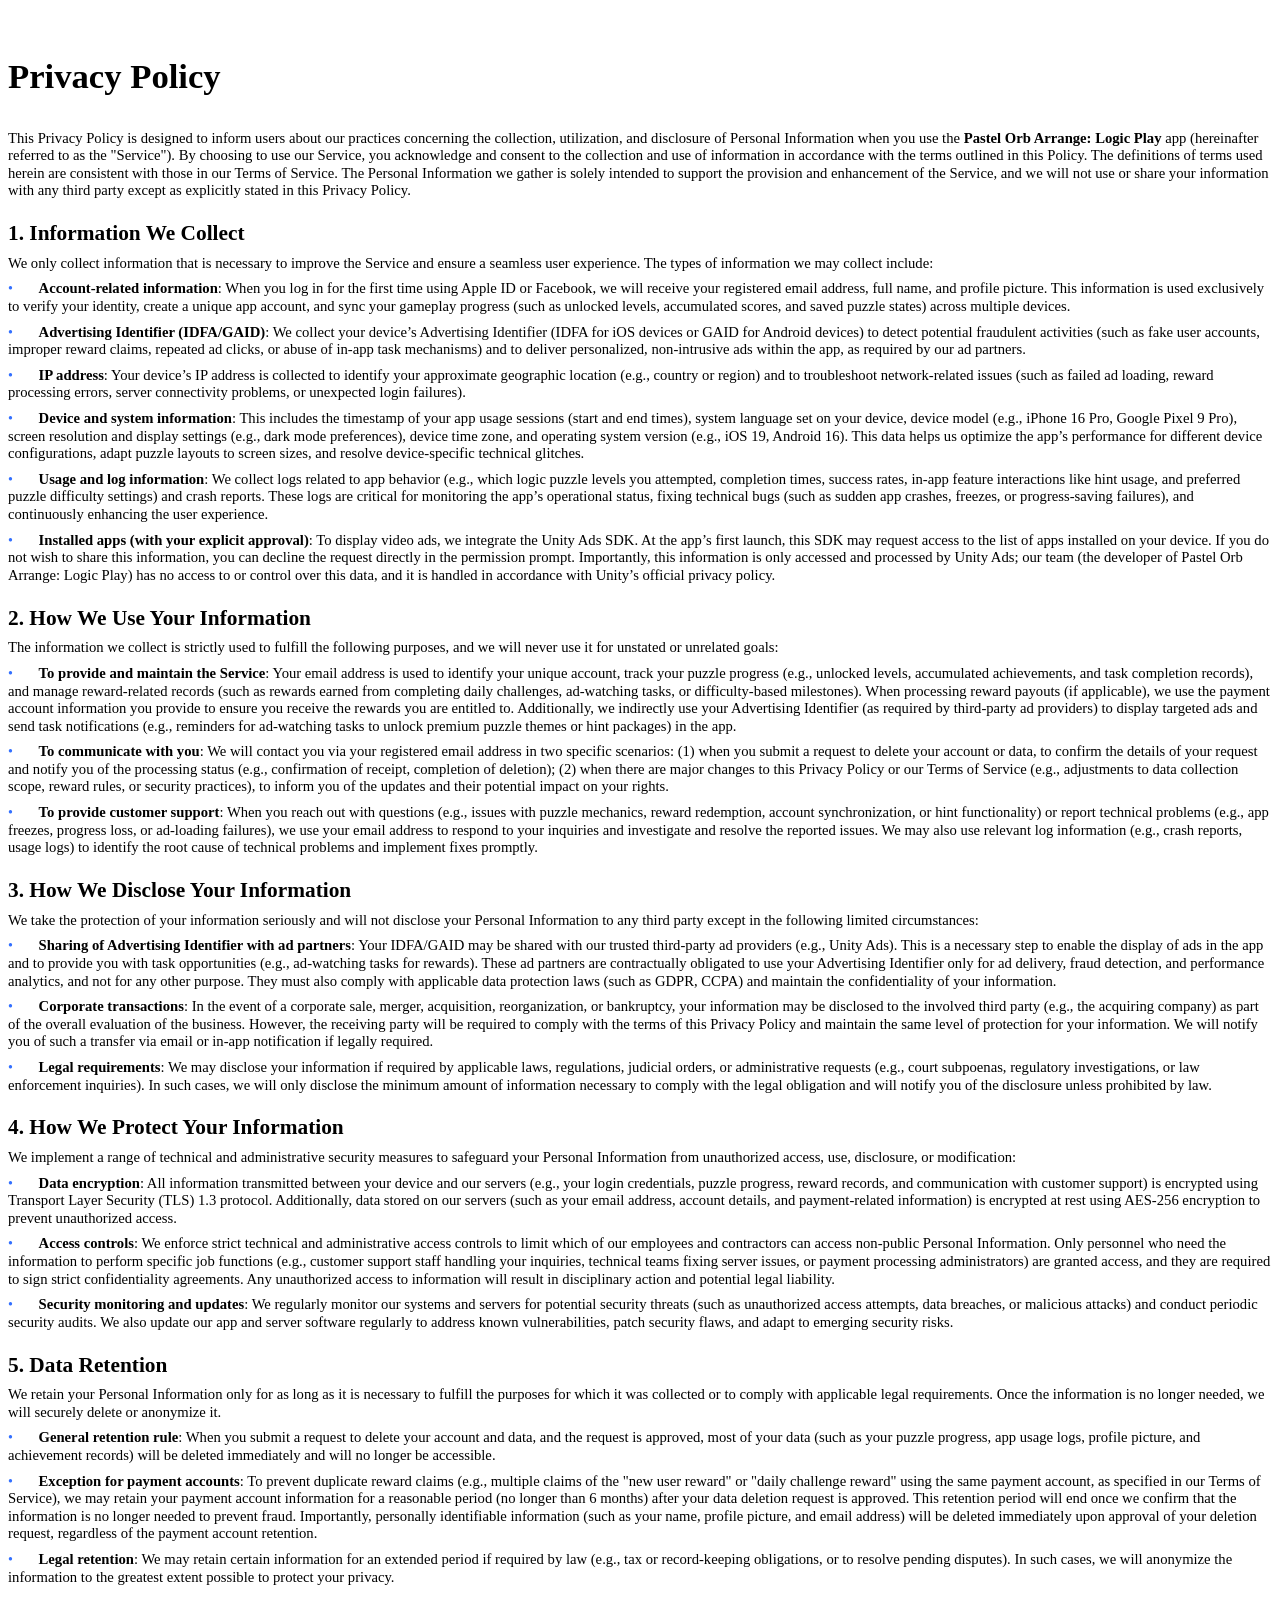
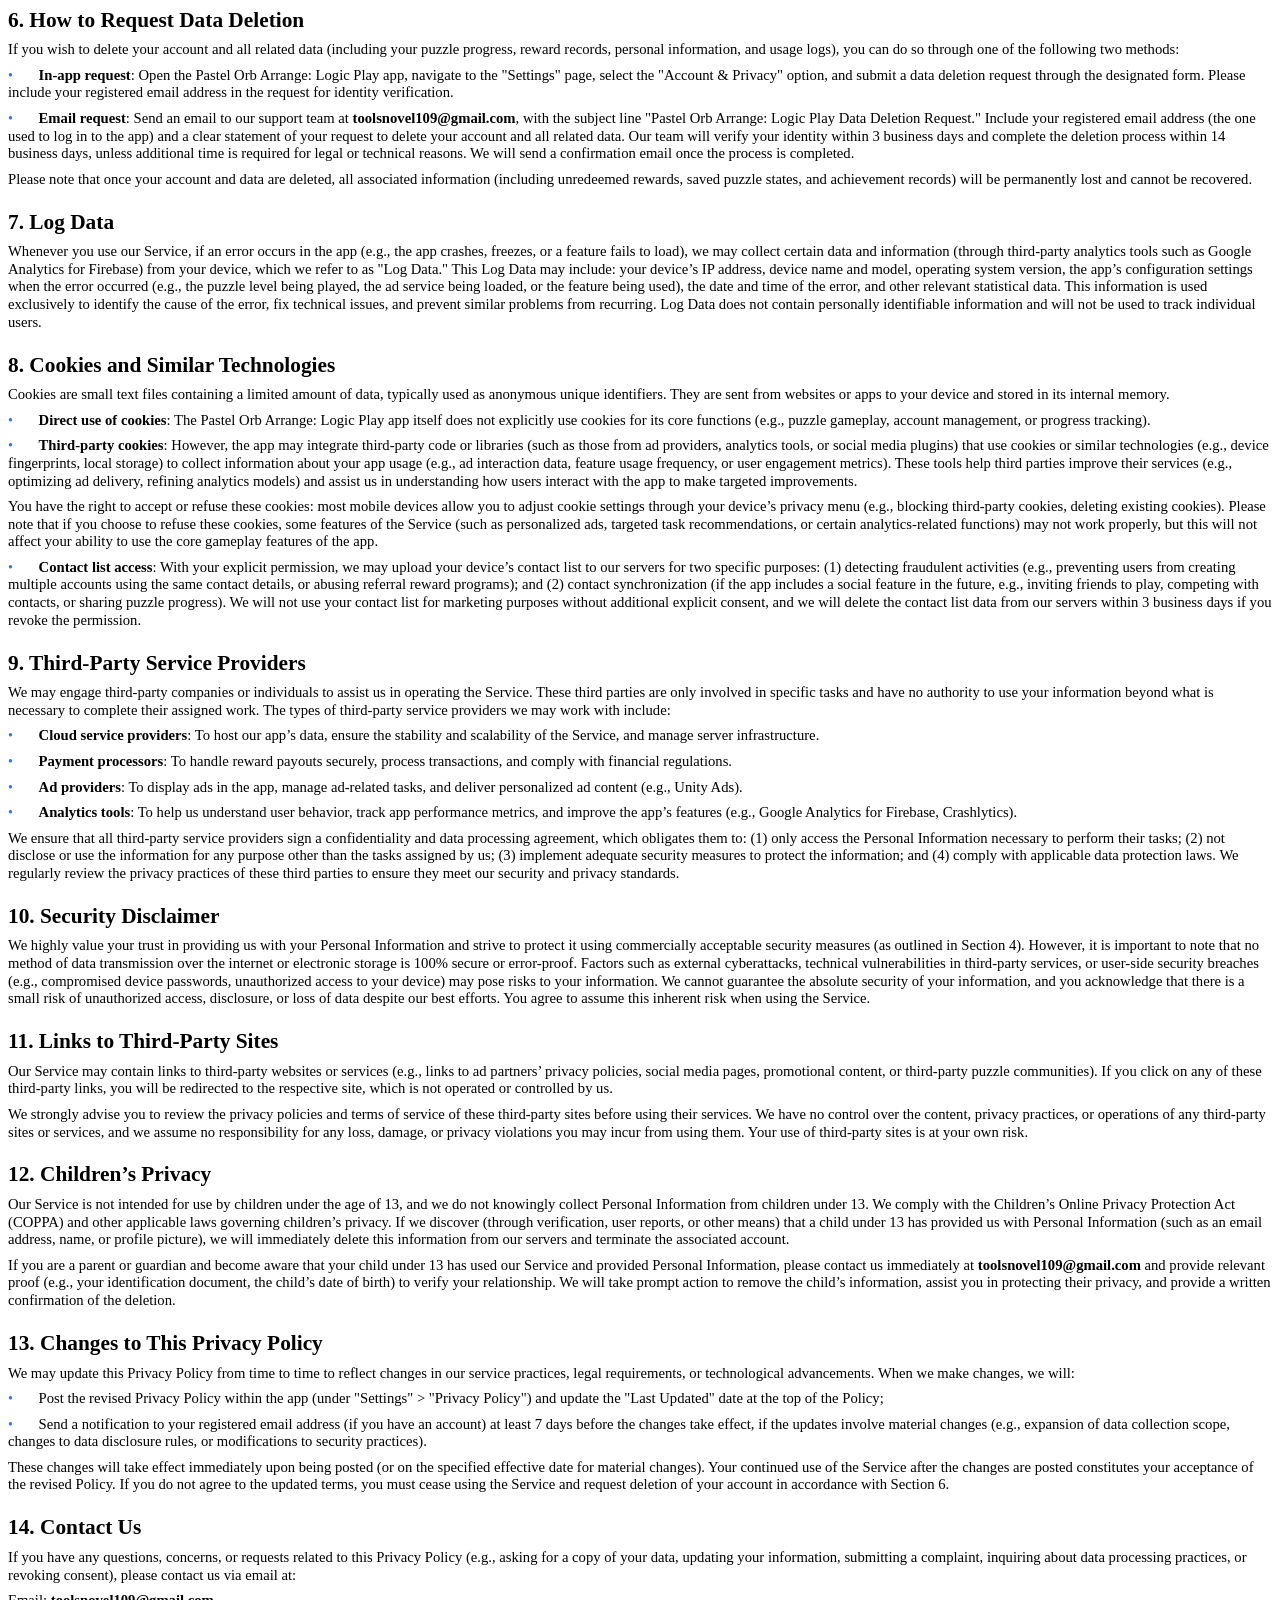
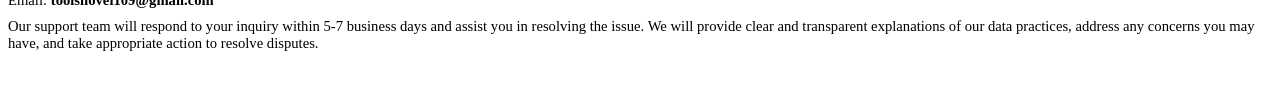
<file: ballsort_ios/privacy.html>
<html><head><meta http-equiv="Content-Type" content="text/html; charset=utf-8" /><meta http-equiv="Content-Style-Type" content="text/css" /><meta name="generator" content="Aspose.Words for .NET 17.1.0.0" /><title></title></head><body><div><div style="-aw-headerfooter-type:header-primary"><p style="margin-top:0pt; margin-bottom:0pt; text-align:justify; widows:0; orphans:0; font-size:10.5pt"><span style="font-family:Calibri">&#xa0;</span></p></div><p style="margin-top:24pt; margin-bottom:24pt; text-align:justify; line-height:120%; widows:0; orphans:0; font-size:26pt"><span style="font-family:'Segoe UI'; font-weight:bold">Privacy Policy</span></p><p style="margin-top:6pt; margin-bottom:6pt; line-height:120%; widows:0; orphans:0; font-size:11pt"><span style="font-family:'Segoe UI'">This Privacy Policy is designed to inform users about our practices concerning the collection, utilization, and disclosure of Personal Information when you use the </span><span style="font-family:'Segoe UI'; font-weight:bold">Pastel Orb Arrange: Logic Play</span><span style="font-family:'Segoe UI'"> app (hereinafter referred to as the "Service"). By choosing to use our Service, you acknowledge and consent to the collection and use of information in accordance with the terms outlined in this Policy. The definitions of terms used herein are consistent with those in our Terms of Service. The Personal Information we gather is solely intended to support the provision and enhancement of the Service, and we will not use or share your information with any third party except as explicitly stated in this Privacy Policy.</span></p><p style="margin-top:16pt; margin-bottom:6pt; line-height:120%; widows:0; orphans:0; font-size:16pt"><a name="heading_1"><span style="font-family:'Segoe UI'; font-weight:bold">1. Information We Collect</span></a></p><p style="margin-top:6pt; margin-bottom:6pt; line-height:120%; widows:0; orphans:0; font-size:11pt"><span style="font-family:'Segoe UI'">We only collect information that is necessary to improve the Service and ensure a seamless user experience. The types of information we may collect include:</span></p><p style="margin-top:6pt; margin-bottom:6pt; line-height:120%; widows:0; orphans:0; font-size:11pt"><span style="font-family:'Segoe UI'; font-size:10.5pt; color:#3370ff">•</span><span style="font:7pt 'Times New Roman'">&#xa0;&#xa0;&#xa0;&#xa0;&#xa0;&#xa0;&#xa0;&#xa0;&#xa0;&#xa0; </span><span style="font-family:'Segoe UI'; font-weight:bold">Account-related information</span><span style="font-family:'Segoe UI'">: When you log in for the first time using Apple ID or Facebook, we will receive your registered email address, full name, and profile picture. This information is used exclusively to verify your identity, create a unique app account, and sync your gameplay progress (such as unlocked levels, accumulated scores, and saved puzzle states) across multiple devices.</span></p><p style="margin-top:6pt; margin-bottom:6pt; line-height:120%; widows:0; orphans:0; font-size:11pt"><span style="font-family:'Segoe UI'; font-size:10.5pt; color:#3370ff">•</span><span style="font:7pt 'Times New Roman'">&#xa0;&#xa0;&#xa0;&#xa0;&#xa0;&#xa0;&#xa0;&#xa0;&#xa0;&#xa0; </span><span style="font-family:'Segoe UI'; font-weight:bold">Advertising Identifier (IDFA/GAID)</span><span style="font-family:'Segoe UI'">: We collect your device</span><span style="font-family:'Segoe UI'">’</span><span style="font-family:'Segoe UI'">s Advertising Identifier (IDFA for iOS devices or GAID for Android devices) to detect potential fraudulent activities (such as fake user accounts, improper reward claims, repeated ad clicks, or abuse of in-app task mechanisms) and to deliver personalized, non-intrusive ads within the app, as required by our ad partners.</span></p><p style="margin-top:6pt; margin-bottom:6pt; line-height:120%; widows:0; orphans:0; font-size:11pt"><span style="font-family:'Segoe UI'; font-size:10.5pt; color:#3370ff">•</span><span style="font:7pt 'Times New Roman'">&#xa0;&#xa0;&#xa0;&#xa0;&#xa0;&#xa0;&#xa0;&#xa0;&#xa0;&#xa0; </span><span style="font-family:'Segoe UI'; font-weight:bold">IP address</span><span style="font-family:'Segoe UI'">: Your device</span><span style="font-family:'Segoe UI'">’</span><span style="font-family:'Segoe UI'">s IP address is collected to identify your approximate geographic location (e.g., country or region) and to troubleshoot network-related issues (such as failed ad loading, reward processing errors, server connectivity problems, or unexpected login failures).</span></p><p style="margin-top:6pt; margin-bottom:6pt; line-height:120%; widows:0; orphans:0; font-size:11pt"><span style="font-family:'Segoe UI'; font-size:10.5pt; color:#3370ff">•</span><span style="font:7pt 'Times New Roman'">&#xa0;&#xa0;&#xa0;&#xa0;&#xa0;&#xa0;&#xa0;&#xa0;&#xa0;&#xa0; </span><span style="font-family:'Segoe UI'; font-weight:bold">Device and system information</span><span style="font-family:'Segoe UI'">: This includes the timestamp of your app usage sessions (start and end times), system language set on your device, device model (e.g., iPhone 16 Pro, Google Pixel 9 Pro), screen resolution and display settings (e.g., dark mode preferences), device time zone, and operating system version (e.g., iOS 19, Android 16). This data helps us optimize the app</span><span style="font-family:'Segoe UI'">’</span><span style="font-family:'Segoe UI'">s performance for different device configurations, adapt puzzle layouts to screen sizes, and resolve device-specific technical glitches.</span></p><p style="margin-top:6pt; margin-bottom:6pt; line-height:120%; widows:0; orphans:0; font-size:11pt"><span style="font-family:'Segoe UI'; font-size:10.5pt; color:#3370ff">•</span><span style="font:7pt 'Times New Roman'">&#xa0;&#xa0;&#xa0;&#xa0;&#xa0;&#xa0;&#xa0;&#xa0;&#xa0;&#xa0; </span><span style="font-family:'Segoe UI'; font-weight:bold">Usage and log information</span><span style="font-family:'Segoe UI'">: We collect logs related to app behavior (e.g., which logic puzzle levels you attempted, completion times, success rates, in-app feature interactions like hint usage, and preferred puzzle difficulty settings) and crash reports. These logs are critical for monitoring the app</span><span style="font-family:'Segoe UI'">’</span><span style="font-family:'Segoe UI'">s operational status, fixing technical bugs (such as sudden app crashes, freezes, or progress-saving failures), and continuously enhancing the user experience.</span></p><p style="margin-top:6pt; margin-bottom:6pt; line-height:120%; widows:0; orphans:0; font-size:11pt"><span style="font-family:'Segoe UI'; font-size:10.5pt; color:#3370ff">•</span><span style="font:7pt 'Times New Roman'">&#xa0;&#xa0;&#xa0;&#xa0;&#xa0;&#xa0;&#xa0;&#xa0;&#xa0;&#xa0; </span><span style="font-family:'Segoe UI'; font-weight:bold">Installed apps (with your explicit approval)</span><span style="font-family:'Segoe UI'">: To display video ads, we integrate the Unity Ads SDK. At the app</span><span style="font-family:'Segoe UI'">’</span><span style="font-family:'Segoe UI'">s first launch, this SDK may request access to the list of apps installed on your device. If you do not wish to share this information, you can decline the request directly in the permission prompt. Importantly, this information is only accessed and processed by Unity Ads; our team (the developer of Pastel Orb Arrange: Logic Play) has no access to or control over this data, and it is handled in accordance with Unity</span><span style="font-family:'Segoe UI'">’</span><span style="font-family:'Segoe UI'">s official privacy policy.</span></p><p style="margin-top:16pt; margin-bottom:6pt; line-height:120%; widows:0; orphans:0; font-size:16pt"><a name="heading_2"><span style="font-family:'Segoe UI'; font-weight:bold">2. How We Use Your Information</span></a></p><p style="margin-top:6pt; margin-bottom:6pt; line-height:120%; widows:0; orphans:0; font-size:11pt"><span style="font-family:'Segoe UI'">The information we collect is strictly used to fulfill the following purposes, and we will never use it for unstated or unrelated goals:</span></p><p style="margin-top:6pt; margin-bottom:6pt; line-height:120%; widows:0; orphans:0; font-size:11pt"><span style="font-family:'Segoe UI'; font-size:10.5pt; color:#3370ff">•</span><span style="font:7pt 'Times New Roman'">&#xa0;&#xa0;&#xa0;&#xa0;&#xa0;&#xa0;&#xa0;&#xa0;&#xa0;&#xa0; </span><span style="font-family:'Segoe UI'; font-weight:bold">To provide and maintain the Service</span><span style="font-family:'Segoe UI'">: Your email address is used to identify your unique account, track your puzzle progress (e.g., unlocked levels, accumulated achievements, and task completion records), and manage reward-related records (such as rewards earned from completing daily challenges, ad-watching tasks, or difficulty-based milestones). When processing reward payouts (if applicable), we use the payment account information you provide to ensure you receive the rewards you are entitled to. Additionally, we indirectly use your Advertising Identifier (as required by third-party ad providers) to display targeted ads and send task notifications (e.g., reminders for ad-watching tasks to unlock premium puzzle themes or hint packages) in the app.</span></p><p style="margin-top:6pt; margin-bottom:6pt; line-height:120%; widows:0; orphans:0; font-size:11pt"><span style="font-family:'Segoe UI'; font-size:10.5pt; color:#3370ff">•</span><span style="font:7pt 'Times New Roman'">&#xa0;&#xa0;&#xa0;&#xa0;&#xa0;&#xa0;&#xa0;&#xa0;&#xa0;&#xa0; </span><span style="font-family:'Segoe UI'; font-weight:bold">To communicate with you</span><span style="font-family:'Segoe UI'">: We will contact you via your registered email address in two specific scenarios: (1) when you submit a request to delete your account or data, to confirm the details of your request and notify you of the processing status (e.g., confirmation of receipt, completion of deletion); (2) when there are major changes to this Privacy Policy or our Terms of Service (e.g., adjustments to data collection scope, reward rules, or security practices), to inform you of the updates and their potential impact on your rights.</span></p><p style="margin-top:6pt; margin-bottom:6pt; line-height:120%; widows:0; orphans:0; font-size:11pt"><span style="font-family:'Segoe UI'; font-size:10.5pt; color:#3370ff">•</span><span style="font:7pt 'Times New Roman'">&#xa0;&#xa0;&#xa0;&#xa0;&#xa0;&#xa0;&#xa0;&#xa0;&#xa0;&#xa0; </span><span style="font-family:'Segoe UI'; font-weight:bold">To provide customer support</span><span style="font-family:'Segoe UI'">: When you reach out with questions (e.g., issues with puzzle mechanics, reward redemption, account synchronization, or hint functionality) or report technical problems (e.g., app freezes, progress loss, or ad-loading failures), we use your email address to respond to your inquiries and investigate and resolve the reported issues. We may also use relevant log information (e.g., crash reports, usage logs) to identify the root cause of technical problems and implement fixes promptly.</span></p><p style="margin-top:16pt; margin-bottom:6pt; line-height:120%; widows:0; orphans:0; font-size:16pt"><a name="heading_3"><span style="font-family:'Segoe UI'; font-weight:bold">3. How We Disclose Your Information</span></a></p><p style="margin-top:6pt; margin-bottom:6pt; line-height:120%; widows:0; orphans:0; font-size:11pt"><span style="font-family:'Segoe UI'">We take the protection of your information seriously and will not disclose your Personal Information to any third party except in the following limited circumstances:</span></p><p style="margin-top:6pt; margin-bottom:6pt; line-height:120%; widows:0; orphans:0; font-size:11pt"><span style="font-family:'Segoe UI'; font-size:10.5pt; color:#3370ff">•</span><span style="font:7pt 'Times New Roman'">&#xa0;&#xa0;&#xa0;&#xa0;&#xa0;&#xa0;&#xa0;&#xa0;&#xa0;&#xa0; </span><span style="font-family:'Segoe UI'; font-weight:bold">Sharing of Advertising Identifier with ad partners</span><span style="font-family:'Segoe UI'">: Your IDFA/GAID may be shared with our trusted third-party ad providers (e.g., Unity Ads). This is a necessary step to enable the display of ads in the app and to provide you with task opportunities (e.g., ad-watching tasks for rewards). These ad partners are contractually obligated to use your Advertising Identifier only for ad delivery, fraud detection, and performance analytics, and not for any other purpose. They must also comply with applicable data protection laws (such as GDPR, CCPA) and maintain the confidentiality of your information.</span></p><p style="margin-top:6pt; margin-bottom:6pt; line-height:120%; widows:0; orphans:0; font-size:11pt"><span style="font-family:'Segoe UI'; font-size:10.5pt; color:#3370ff">•</span><span style="font:7pt 'Times New Roman'">&#xa0;&#xa0;&#xa0;&#xa0;&#xa0;&#xa0;&#xa0;&#xa0;&#xa0;&#xa0; </span><span style="font-family:'Segoe UI'; font-weight:bold">Corporate transactions</span><span style="font-family:'Segoe UI'">: In the event of a corporate sale, merger, acquisition, reorganization, or bankruptcy, your information may be disclosed to the involved third party (e.g., the acquiring company) as part of the overall evaluation of the business. However, the receiving party will be required to comply with the terms of this Privacy Policy and maintain the same level of protection for your information. We will notify you of such a transfer via email or in-app notification if legally required.</span></p><p style="margin-top:6pt; margin-bottom:6pt; line-height:120%; widows:0; orphans:0; font-size:11pt"><span style="font-family:'Segoe UI'; font-size:10.5pt; color:#3370ff">•</span><span style="font:7pt 'Times New Roman'">&#xa0;&#xa0;&#xa0;&#xa0;&#xa0;&#xa0;&#xa0;&#xa0;&#xa0;&#xa0; </span><span style="font-family:'Segoe UI'; font-weight:bold">Legal requirements</span><span style="font-family:'Segoe UI'">: We may disclose your information if required by applicable laws, regulations, judicial orders, or administrative requests (e.g., court subpoenas, regulatory investigations, or law enforcement inquiries). In such cases, we will only disclose the minimum amount of information necessary to comply with the legal obligation and will notify you of the disclosure unless prohibited by law.</span></p><p style="margin-top:16pt; margin-bottom:6pt; line-height:120%; widows:0; orphans:0; font-size:16pt"><a name="heading_4"><span style="font-family:'Segoe UI'; font-weight:bold">4. How We Protect Your Information</span></a></p><p style="margin-top:6pt; margin-bottom:6pt; line-height:120%; widows:0; orphans:0; font-size:11pt"><span style="font-family:'Segoe UI'">We implement a range of technical and administrative security measures to safeguard your Personal Information from unauthorized access, use, disclosure, or modification:</span></p><p style="margin-top:6pt; margin-bottom:6pt; line-height:120%; widows:0; orphans:0; font-size:11pt"><span style="font-family:'Segoe UI'; font-size:10.5pt; color:#3370ff">•</span><span style="font:7pt 'Times New Roman'">&#xa0;&#xa0;&#xa0;&#xa0;&#xa0;&#xa0;&#xa0;&#xa0;&#xa0;&#xa0; </span><span style="font-family:'Segoe UI'; font-weight:bold">Data encryption</span><span style="font-family:'Segoe UI'">: All information transmitted between your device and our servers (e.g., your login credentials, puzzle progress, reward records, and communication with customer support) is encrypted using Transport Layer Security (TLS) 1.3 protocol. Additionally, data stored on our servers (such as your email address, account details, and payment-related information) is encrypted at rest using AES-256 encryption to prevent unauthorized access.</span></p><p style="margin-top:6pt; margin-bottom:6pt; line-height:120%; widows:0; orphans:0; font-size:11pt"><span style="font-family:'Segoe UI'; font-size:10.5pt; color:#3370ff">•</span><span style="font:7pt 'Times New Roman'">&#xa0;&#xa0;&#xa0;&#xa0;&#xa0;&#xa0;&#xa0;&#xa0;&#xa0;&#xa0; </span><span style="font-family:'Segoe UI'; font-weight:bold">Access controls</span><span style="font-family:'Segoe UI'">: We enforce strict technical and administrative access controls to limit which of our employees and contractors can access non-public Personal Information. Only personnel who need the information to perform specific job functions (e.g., customer support staff handling your inquiries, technical teams fixing server issues, or payment processing administrators) are granted access, and they are required to sign strict confidentiality agreements. Any unauthorized access to information will result in disciplinary action and potential legal liability.</span></p><p style="margin-top:6pt; margin-bottom:6pt; line-height:120%; widows:0; orphans:0; font-size:11pt"><span style="font-family:'Segoe UI'; font-size:10.5pt; color:#3370ff">•</span><span style="font:7pt 'Times New Roman'">&#xa0;&#xa0;&#xa0;&#xa0;&#xa0;&#xa0;&#xa0;&#xa0;&#xa0;&#xa0; </span><span style="font-family:'Segoe UI'; font-weight:bold">Security monitoring and updates</span><span style="font-family:'Segoe UI'">: We regularly monitor our systems and servers for potential security threats (such as unauthorized access attempts, data breaches, or malicious attacks) and conduct periodic security audits. We also update our app and server software regularly to address known vulnerabilities, patch security flaws, and adapt to emerging security risks.</span></p><p style="margin-top:16pt; margin-bottom:6pt; line-height:120%; widows:0; orphans:0; font-size:16pt"><a name="heading_5"><span style="font-family:'Segoe UI'; font-weight:bold">5. Data Retention</span></a></p><p style="margin-top:6pt; margin-bottom:6pt; line-height:120%; widows:0; orphans:0; font-size:11pt"><span style="font-family:'Segoe UI'">We retain your Personal Information only for as long as it is necessary to fulfill the purposes for which it was collected or to comply with applicable legal requirements. Once the information is no longer needed, we will securely delete or anonymize it.</span></p><p style="margin-top:6pt; margin-bottom:6pt; line-height:120%; widows:0; orphans:0; font-size:11pt"><span style="font-family:'Segoe UI'; font-size:10.5pt; color:#3370ff">•</span><span style="font:7pt 'Times New Roman'">&#xa0;&#xa0;&#xa0;&#xa0;&#xa0;&#xa0;&#xa0;&#xa0;&#xa0;&#xa0; </span><span style="font-family:'Segoe UI'; font-weight:bold">General retention rule</span><span style="font-family:'Segoe UI'">: When you submit a request to delete your account and data, and the request is approved, most of your data (such as your puzzle progress, app usage logs, profile picture, and achievement records) will be deleted immediately and will no longer be accessible.</span></p><p style="margin-top:6pt; margin-bottom:6pt; line-height:120%; widows:0; orphans:0; font-size:11pt"><span style="font-family:'Segoe UI'; font-size:10.5pt; color:#3370ff">•</span><span style="font:7pt 'Times New Roman'">&#xa0;&#xa0;&#xa0;&#xa0;&#xa0;&#xa0;&#xa0;&#xa0;&#xa0;&#xa0; </span><span style="font-family:'Segoe UI'; font-weight:bold">Exception for payment accounts</span><span style="font-family:'Segoe UI'">: To prevent duplicate reward claims (e.g., multiple claims of the "new user reward" or "daily challenge reward" using the same payment account, as specified in our Terms of Service), we may retain your payment account information for a reasonable period (no longer than 6 months) after your data deletion request is approved. This retention period will end once we confirm that the information is no longer needed to prevent fraud. Importantly, personally identifiable information (such as your name, profile picture, and email address) will be deleted immediately upon approval of your deletion request, regardless of the payment account retention.</span></p><p style="margin-top:6pt; margin-bottom:6pt; line-height:120%; widows:0; orphans:0; font-size:11pt"><span style="font-family:'Segoe UI'; font-size:10.5pt; color:#3370ff">•</span><span style="font:7pt 'Times New Roman'">&#xa0;&#xa0;&#xa0;&#xa0;&#xa0;&#xa0;&#xa0;&#xa0;&#xa0;&#xa0; </span><span style="font-family:'Segoe UI'; font-weight:bold">Legal retention</span><span style="font-family:'Segoe UI'">: We may retain certain information for an extended period if required by law (e.g., tax or record-keeping obligations, or to resolve pending disputes). In such cases, we will anonymize the information to the greatest extent possible to protect your privacy.</span></p><p style="margin-top:16pt; margin-bottom:6pt; line-height:120%; widows:0; orphans:0; font-size:16pt"><a name="heading_6"><span style="font-family:'Segoe UI'; font-weight:bold">6. How to Request Data Deletion</span></a></p><p style="margin-top:6pt; margin-bottom:6pt; line-height:120%; widows:0; orphans:0; font-size:11pt"><span style="font-family:'Segoe UI'">If you wish to delete your account and all related data (including your puzzle progress, reward records, personal information, and usage logs), you can do so through one of the following two methods:</span></p><p style="margin-top:6pt; margin-bottom:6pt; line-height:120%; widows:0; orphans:0; font-size:11pt"><span style="font-family:'Segoe UI'; font-size:10.5pt; color:#3370ff">•</span><span style="font:7pt 'Times New Roman'">&#xa0;&#xa0;&#xa0;&#xa0;&#xa0;&#xa0;&#xa0;&#xa0;&#xa0;&#xa0; </span><span style="font-family:'Segoe UI'; font-weight:bold">In-app request</span><span style="font-family:'Segoe UI'">: Open the Pastel Orb Arrange: Logic Play app, navigate to the "Settings" page, select the "Account &amp; Privacy" option, and submit a data deletion request through the designated form. Please include your registered email address in the request for identity verification.</span></p><p style="margin-top:6pt; margin-bottom:6pt; line-height:120%; widows:0; orphans:0; font-size:11pt"><span style="font-family:'Segoe UI'; font-size:10.5pt; color:#3370ff">•</span><span style="font:7pt 'Times New Roman'">&#xa0;&#xa0;&#xa0;&#xa0;&#xa0;&#xa0;&#xa0;&#xa0;&#xa0;&#xa0; </span><span style="font-family:'Segoe UI'; font-weight:bold">Email request</span><span style="font-family:'Segoe UI'">: Send an email to our support team at </span><a href="mailto:toolsnovel109@gmail.com" style="text-decoration:none"><span style="font-family:'Segoe UI'; font-weight:bold; color:#000000">toolsnovel109@gmail.com</span></a><span style="font-family:'Segoe UI'">, with the subject line "Pastel Orb Arrange: Logic Play Data Deletion Request." Include your registered email address (the one used to log in to the app) and a clear statement of your request to delete your account and all related data. Our team will verify your identity within 3 business days and complete the deletion process within 14 business days, unless additional time is required for legal or technical reasons. We will send a confirmation email once the process is completed.</span></p><p style="margin-top:6pt; margin-bottom:6pt; line-height:120%; widows:0; orphans:0; font-size:11pt"><span style="font-family:'Segoe UI'">Please note that once your account and data are deleted, all associated information (including unredeemed rewards, saved puzzle states, and achievement records) will be permanently lost and cannot be recovered.</span></p><p style="margin-top:16pt; margin-bottom:6pt; line-height:120%; widows:0; orphans:0; font-size:16pt"><a name="heading_7"><span style="font-family:'Segoe UI'; font-weight:bold">7. Log Data</span></a></p><p style="margin-top:6pt; margin-bottom:6pt; line-height:120%; widows:0; orphans:0; font-size:11pt"><span style="font-family:'Segoe UI'">Whenever you use our Service, if an error occurs in the app (e.g., the app crashes, freezes, or a feature fails to load), we may collect certain data and information (through third-party analytics tools such as Google Analytics for Firebase) from your device, which we refer to as "Log Data." This Log Data may include: your device</span><span style="font-family:'Segoe UI'">’</span><span style="font-family:'Segoe UI'">s IP address, device name and model, operating system version, the app</span><span style="font-family:'Segoe UI'">’</span><span style="font-family:'Segoe UI'">s configuration settings when the error occurred (e.g., the puzzle level being played, the ad service being loaded, or the feature being used), the date and time of the error, and other relevant statistical data. This information is used exclusively to identify the cause of the error, fix technical issues, and prevent similar problems from recurring. Log Data does not contain personally identifiable information and will not be used to track individual users.</span></p><p style="margin-top:16pt; margin-bottom:6pt; line-height:120%; widows:0; orphans:0; font-size:16pt"><a name="heading_8"><span style="font-family:'Segoe UI'; font-weight:bold">8. Cookies and Similar Technologies</span></a></p><p style="margin-top:6pt; margin-bottom:6pt; line-height:120%; widows:0; orphans:0; font-size:11pt"><span style="font-family:'Segoe UI'">Cookies are small text files containing a limited amount of data, typically used as anonymous unique identifiers. They are sent from websites or apps to your device and stored in its internal memory. </span></p><p style="margin-top:6pt; margin-bottom:6pt; line-height:120%; widows:0; orphans:0; font-size:11pt"><span style="font-family:'Segoe UI'; font-size:10.5pt; color:#3370ff">•</span><span style="font:7pt 'Times New Roman'">&#xa0;&#xa0;&#xa0;&#xa0;&#xa0;&#xa0;&#xa0;&#xa0;&#xa0;&#xa0; </span><span style="font-family:'Segoe UI'; font-weight:bold">Direct use of cookies</span><span style="font-family:'Segoe UI'">: The Pastel Orb Arrange: Logic Play app itself does not explicitly use cookies for its core functions (e.g., puzzle gameplay, account management, or progress tracking).</span></p><p style="margin-top:6pt; margin-bottom:6pt; line-height:120%; widows:0; orphans:0; font-size:11pt"><span style="font-family:'Segoe UI'; font-size:10.5pt; color:#3370ff">•</span><span style="font:7pt 'Times New Roman'">&#xa0;&#xa0;&#xa0;&#xa0;&#xa0;&#xa0;&#xa0;&#xa0;&#xa0;&#xa0; </span><span style="font-family:'Segoe UI'; font-weight:bold">Third-party cookies</span><span style="font-family:'Segoe UI'">: However, the app may integrate third-party code or libraries (such as those from ad providers, analytics tools, or social media plugins) that use cookies or similar technologies (e.g., device fingerprints, local storage) to collect information about your app usage (e.g., ad interaction data, feature usage frequency, or user engagement metrics). These tools help third parties improve their services (e.g., optimizing ad delivery, refining analytics models) and assist us in understanding how users interact with the app to make targeted improvements. </span></p><p style="margin-top:6pt; margin-bottom:6pt; line-height:120%; widows:0; orphans:0; font-size:11pt"><span style="font-family:'Segoe UI'">You have the right to accept or refuse these cookies: most mobile devices allow you to adjust cookie settings through your device</span><span style="font-family:'Segoe UI'">’</span><span style="font-family:'Segoe UI'">s privacy menu (e.g., blocking third-party cookies, deleting existing cookies). Please note that if you choose to refuse these cookies, some features of the Service (such as personalized ads, targeted task recommendations, or certain analytics-related functions) may not work properly, but this will not affect your ability to use the core gameplay features of the app.</span></p><p style="margin-top:6pt; margin-bottom:6pt; line-height:120%; widows:0; orphans:0; font-size:11pt"><span style="font-family:'Segoe UI'; font-size:10.5pt; color:#3370ff">•</span><span style="font:7pt 'Times New Roman'">&#xa0;&#xa0;&#xa0;&#xa0;&#xa0;&#xa0;&#xa0;&#xa0;&#xa0;&#xa0; </span><span style="font-family:'Segoe UI'; font-weight:bold">Contact list access</span><span style="font-family:'Segoe UI'">: With your explicit permission, we may upload your device</span><span style="font-family:'Segoe UI'">’</span><span style="font-family:'Segoe UI'">s contact list to our servers for two specific purposes: (1) detecting fraudulent activities (e.g., preventing users from creating multiple accounts using the same contact details, or abusing referral reward programs); and (2) contact synchronization (if the app includes a social feature in the future, e.g., inviting friends to play, competing with contacts, or sharing puzzle progress). We will not use your contact list for marketing purposes without additional explicit consent, and we will delete the contact list data from our servers within 3 business days if you revoke the permission.</span></p><p style="margin-top:16pt; margin-bottom:6pt; line-height:120%; widows:0; orphans:0; font-size:16pt"><a name="heading_9"><span style="font-family:'Segoe UI'; font-weight:bold">9. Third-Party Service Providers</span></a></p><p style="margin-top:6pt; margin-bottom:6pt; line-height:120%; widows:0; orphans:0; font-size:11pt"><span style="font-family:'Segoe UI'">We may engage third-party companies or individuals to assist us in operating the Service. These third parties are only involved in specific tasks and have no authority to use your information beyond what is necessary to complete their assigned work. The types of third-party service providers we may work with include:</span></p><p style="margin-top:6pt; margin-bottom:6pt; line-height:120%; widows:0; orphans:0; font-size:11pt"><span style="font-family:'Segoe UI'; font-size:10.5pt; color:#3370ff">•</span><span style="font:7pt 'Times New Roman'">&#xa0;&#xa0;&#xa0;&#xa0;&#xa0;&#xa0;&#xa0;&#xa0;&#xa0;&#xa0; </span><span style="font-family:'Segoe UI'; font-weight:bold">Cloud service providers</span><span style="font-family:'Segoe UI'">: To host our app</span><span style="font-family:'Segoe UI'">’</span><span style="font-family:'Segoe UI'">s data, ensure the stability and scalability of the Service, and manage server infrastructure.</span></p><p style="margin-top:6pt; margin-bottom:6pt; line-height:120%; widows:0; orphans:0; font-size:11pt"><span style="font-family:'Segoe UI'; font-size:10.5pt; color:#3370ff">•</span><span style="font:7pt 'Times New Roman'">&#xa0;&#xa0;&#xa0;&#xa0;&#xa0;&#xa0;&#xa0;&#xa0;&#xa0;&#xa0; </span><span style="font-family:'Segoe UI'; font-weight:bold">Payment processors</span><span style="font-family:'Segoe UI'">: To handle reward payouts securely, process transactions, and comply with financial regulations.</span></p><p style="margin-top:6pt; margin-bottom:6pt; line-height:120%; widows:0; orphans:0; font-size:11pt"><span style="font-family:'Segoe UI'; font-size:10.5pt; color:#3370ff">•</span><span style="font:7pt 'Times New Roman'">&#xa0;&#xa0;&#xa0;&#xa0;&#xa0;&#xa0;&#xa0;&#xa0;&#xa0;&#xa0; </span><span style="font-family:'Segoe UI'; font-weight:bold">Ad providers</span><span style="font-family:'Segoe UI'">: To display ads in the app, manage ad-related tasks, and deliver personalized ad content (e.g., Unity Ads).</span></p><p style="margin-top:6pt; margin-bottom:6pt; line-height:120%; widows:0; orphans:0; font-size:11pt"><span style="font-family:'Segoe UI'; font-size:10.5pt; color:#3370ff">•</span><span style="font:7pt 'Times New Roman'">&#xa0;&#xa0;&#xa0;&#xa0;&#xa0;&#xa0;&#xa0;&#xa0;&#xa0;&#xa0; </span><span style="font-family:'Segoe UI'; font-weight:bold">Analytics tools</span><span style="font-family:'Segoe UI'">: To help us understand user behavior, track app performance metrics, and improve the app</span><span style="font-family:'Segoe UI'">’</span><span style="font-family:'Segoe UI'">s features (e.g., Google Analytics for Firebase, Crashlytics).</span></p><p style="margin-top:6pt; margin-bottom:6pt; line-height:120%; widows:0; orphans:0; font-size:11pt"><span style="font-family:'Segoe UI'">We ensure that all third-party service providers sign a confidentiality and data processing agreement, which obligates them to: (1) only access the Personal Information necessary to perform their tasks; (2) not disclose or use the information for any purpose other than the tasks assigned by us; (3) implement adequate security measures to protect the information; and (4) comply with applicable data protection laws. We regularly review the privacy practices of these third parties to ensure they meet our security and privacy standards.</span></p><p style="margin-top:16pt; margin-bottom:6pt; line-height:120%; widows:0; orphans:0; font-size:16pt"><a name="heading_10"><span style="font-family:'Segoe UI'; font-weight:bold">10. Security Disclaimer</span></a></p><p style="margin-top:6pt; margin-bottom:6pt; line-height:120%; widows:0; orphans:0; font-size:11pt"><span style="font-family:'Segoe UI'">We highly value your trust in providing us with your Personal Information and strive to protect it using commercially acceptable security measures (as outlined in Section 4). However, it is important to note that no method of data transmission over the internet or electronic storage is 100% secure or error-proof. Factors such as external cyberattacks, technical vulnerabilities in third-party services, or user-side security breaches (e.g., compromised device passwords, unauthorized access to your device) may pose risks to your information. We cannot guarantee the absolute security of your information, and you acknowledge that there is a small risk of unauthorized access, disclosure, or loss of data despite our best efforts. You agree to assume this inherent risk when using the Service.</span></p><p style="margin-top:16pt; margin-bottom:6pt; line-height:120%; widows:0; orphans:0; font-size:16pt"><a name="heading_11"><span style="font-family:'Segoe UI'; font-weight:bold">11. Links to Third-Party Sites</span></a></p><p style="margin-top:6pt; margin-bottom:6pt; line-height:120%; widows:0; orphans:0; font-size:11pt"><span style="font-family:'Segoe UI'">Our Service may contain links to third-party websites or services (e.g., links to ad partners</span><span style="font-family:'Segoe UI'">’</span><span style="font-family:'Segoe UI'"> privacy policies, social media pages, promotional content, or third-party puzzle communities). If you click on any of these third-party links, you will be redirected to the respective site, which is not operated or controlled by us.</span></p><p style="margin-top:6pt; margin-bottom:6pt; line-height:120%; widows:0; orphans:0; font-size:11pt"><span style="font-family:'Segoe UI'">We strongly advise you to review the privacy policies and terms of service of these third-party sites before using their services. We have no control over the content, privacy practices, or operations of any third-party sites or services, and we assume no responsibility for any loss, damage, or privacy violations you may incur from using them. Your use of third-party sites is at your own risk.</span></p><p style="margin-top:16pt; margin-bottom:6pt; line-height:120%; widows:0; orphans:0; font-size:16pt"><a name="heading_12"><span style="font-family:'Segoe UI'; font-weight:bold">12. Children</span><span style="font-family:'Segoe UI'; font-weight:bold">’</span><span style="font-family:'Segoe UI'; font-weight:bold">s Privacy</span></a></p><p style="margin-top:6pt; margin-bottom:6pt; line-height:120%; widows:0; orphans:0; font-size:11pt"><span style="font-family:'Segoe UI'">Our Service is not intended for use by children under the age of 13, and we do not knowingly collect Personal Information from children under 13. We comply with the Children</span><span style="font-family:'Segoe UI'">’</span><span style="font-family:'Segoe UI'">s Online Privacy Protection Act (COPPA) and other applicable laws governing children</span><span style="font-family:'Segoe UI'">’</span><span style="font-family:'Segoe UI'">s privacy. If we discover (through verification, user reports, or other means) that a child under 13 has provided us with Personal Information (such as an email address, name, or profile picture), we will immediately delete this information from our servers and terminate the associated account.</span></p><p style="margin-top:6pt; margin-bottom:6pt; line-height:120%; widows:0; orphans:0; font-size:11pt"><span style="font-family:'Segoe UI'">If you are a parent or guardian and become aware that your child under 13 has used our Service and provided Personal Information, please contact us immediately at </span><a href="mailto:toolsnovel109@gmail.com" style="text-decoration:none"><span style="font-family:'Segoe UI'; font-weight:bold; color:#000000">toolsnovel109@gmail.com</span></a><span style="font-family:'Segoe UI'"> and provide relevant proof (e.g., your identification document, the child</span><span style="font-family:'Segoe UI'">’</span><span style="font-family:'Segoe UI'">s date of birth) to verify your relationship. We will take prompt action to remove the child</span><span style="font-family:'Segoe UI'">’</span><span style="font-family:'Segoe UI'">s information, assist you in protecting their privacy, and provide a written confirmation of the deletion.</span></p><p style="margin-top:16pt; margin-bottom:6pt; line-height:120%; widows:0; orphans:0; font-size:16pt"><a name="heading_13"><span style="font-family:'Segoe UI'; font-weight:bold">13. Changes to This Privacy Policy</span></a></p><p style="margin-top:6pt; margin-bottom:6pt; line-height:120%; widows:0; orphans:0; font-size:11pt"><span style="font-family:'Segoe UI'">We may update this Privacy Policy from time to time to reflect changes in our service practices, legal requirements, or technological advancements. When we make changes, we will:</span></p><p style="margin-top:6pt; margin-bottom:6pt; line-height:120%; widows:0; orphans:0; font-size:11pt"><span style="font-family:'Segoe UI'; font-size:10.5pt; color:#3370ff">•</span><span style="font:7pt 'Times New Roman'">&#xa0;&#xa0;&#xa0;&#xa0;&#xa0;&#xa0;&#xa0;&#xa0;&#xa0;&#xa0; </span><span style="font-family:'Segoe UI'">Post the revised Privacy Policy within the app (under "Settings" &gt; "Privacy Policy") and update the "Last Updated" date at the top of the Policy;</span></p><p style="margin-top:6pt; margin-bottom:6pt; line-height:120%; widows:0; orphans:0; font-size:11pt"><span style="font-family:'Segoe UI'; font-size:10.5pt; color:#3370ff">•</span><span style="font:7pt 'Times New Roman'">&#xa0;&#xa0;&#xa0;&#xa0;&#xa0;&#xa0;&#xa0;&#xa0;&#xa0;&#xa0; </span><span style="font-family:'Segoe UI'">Send a notification to your registered email address (if you have an account) at least 7 days before the changes take effect, if the updates involve material changes (e.g., expansion of data collection scope, changes to data disclosure rules, or modifications to security practices).</span></p><p style="margin-top:6pt; margin-bottom:6pt; line-height:120%; widows:0; orphans:0; font-size:11pt"><span style="font-family:'Segoe UI'">These changes will take effect immediately upon being posted (or on the specified effective date for material changes). Your continued use of the Service after the changes are posted constitutes your acceptance of the revised Policy. If you do not agree to the updated terms, you must cease using the Service and request deletion of your account in accordance with Section 6.</span></p><p style="margin-top:16pt; margin-bottom:6pt; line-height:120%; widows:0; orphans:0; font-size:16pt"><a name="heading_14"><span style="font-family:'Segoe UI'; font-weight:bold">14. Contact Us</span></a></p><p style="margin-top:6pt; margin-bottom:6pt; line-height:120%; widows:0; orphans:0; font-size:11pt"><span style="font-family:'Segoe UI'">If you have any questions, concerns, or requests related to this Privacy Policy (e.g., asking for a copy of your data, updating your information, submitting a complaint, inquiring about data processing practices, or revoking consent), please contact us via email at:</span></p><p style="margin-top:6pt; margin-bottom:6pt; line-height:120%; widows:0; orphans:0; font-size:11pt"><span style="font-family:'Segoe UI'">Email: </span><a href="mailto:toolsnovel109@gmail.com" style="text-decoration:none"><span style="font-family:'Segoe UI'; font-weight:bold; color:#000000">toolsnovel109@gmail.com</span></a></p><p style="margin-top:6pt; margin-bottom:6pt; line-height:120%; widows:0; orphans:0; font-size:11pt"><span style="font-family:'Segoe UI'">Our support team will respond to your inquiry within 5-7 business days and assist you in resolving the issue. We will provide clear and transparent explanations of our data practices, address any concerns you may have, and take appropriate action to resolve disputes.</span></p><p style="margin-top:0pt; margin-bottom:0pt; text-align:justify; widows:0; orphans:0; font-size:10.5pt"><span style="font-family:'Segoe UI'">&#xa0;</span></p><div style="-aw-headerfooter-type:footer-primary"><p style="margin-top:0pt; margin-bottom:0pt; text-align:justify; widows:0; orphans:0; font-size:10.5pt"><span style="font-family:Calibri">&#xa0;</span></p></div></div></body></html>
</file>
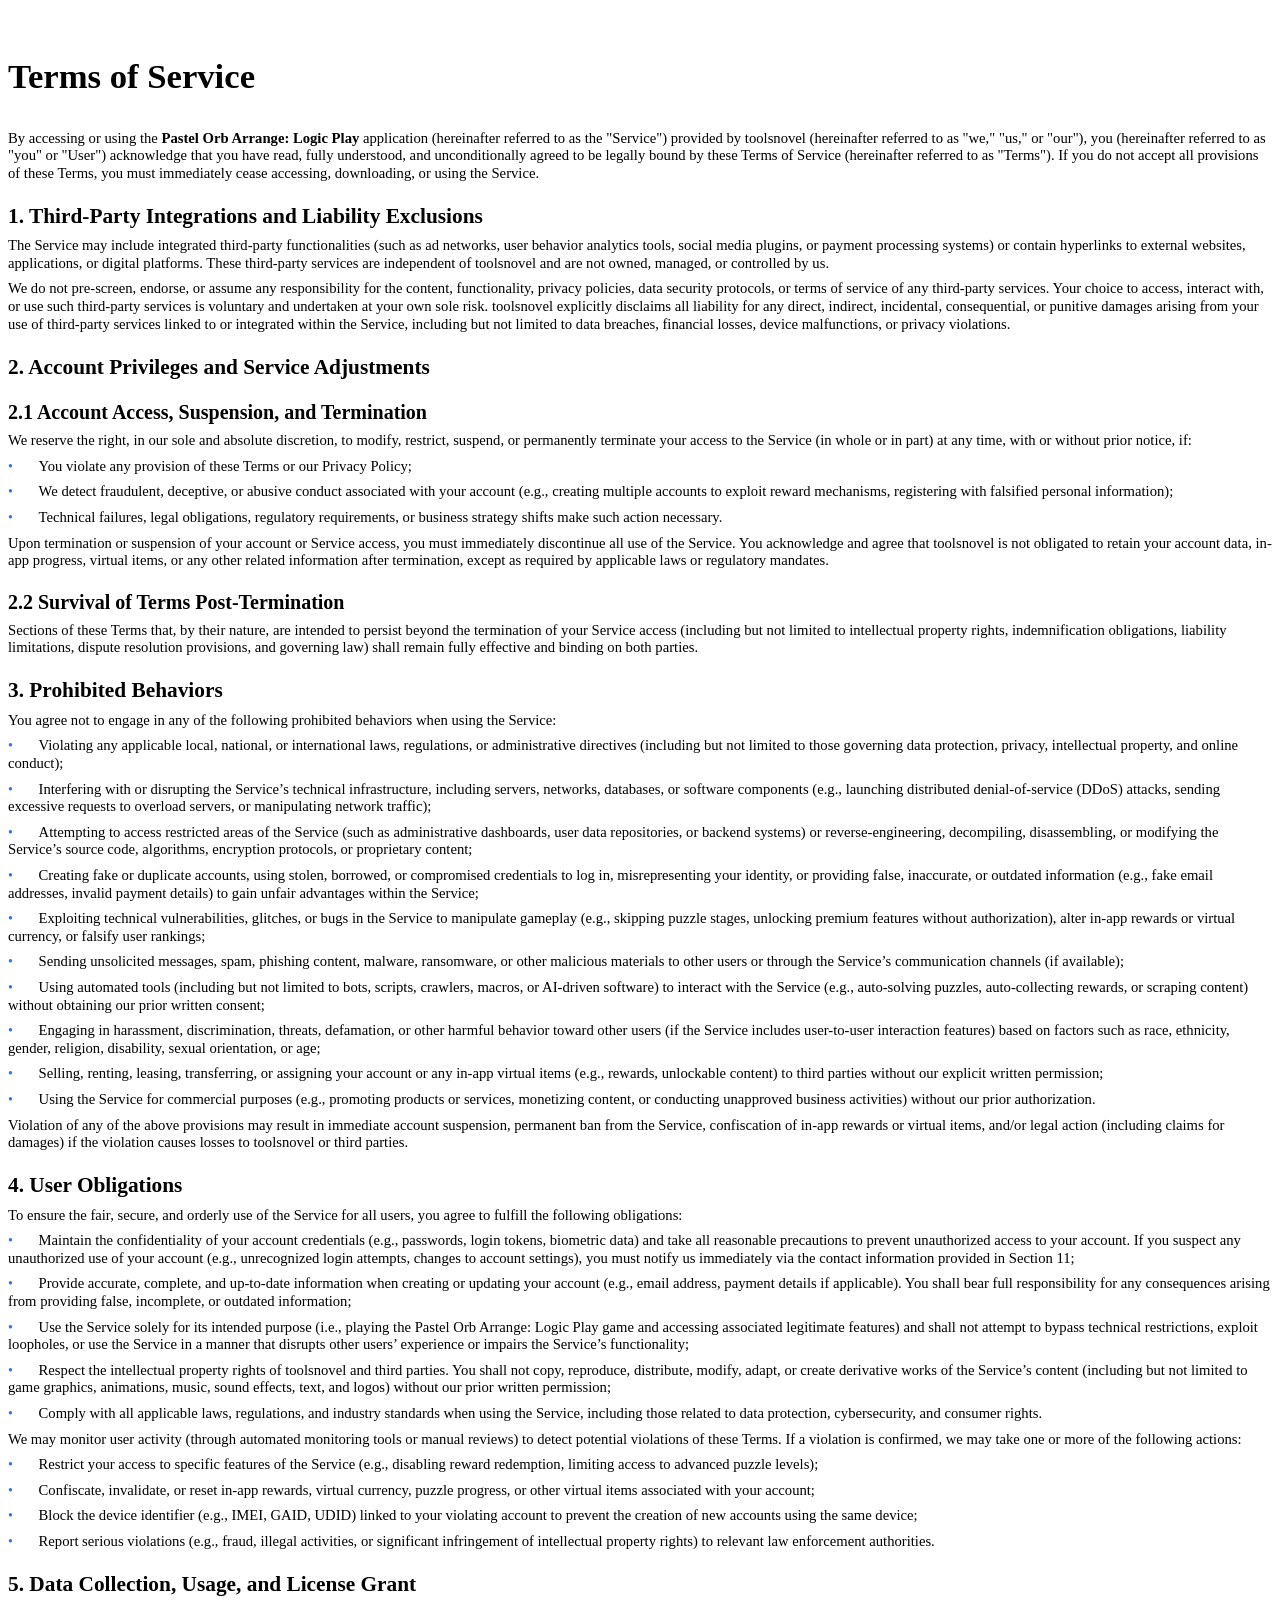
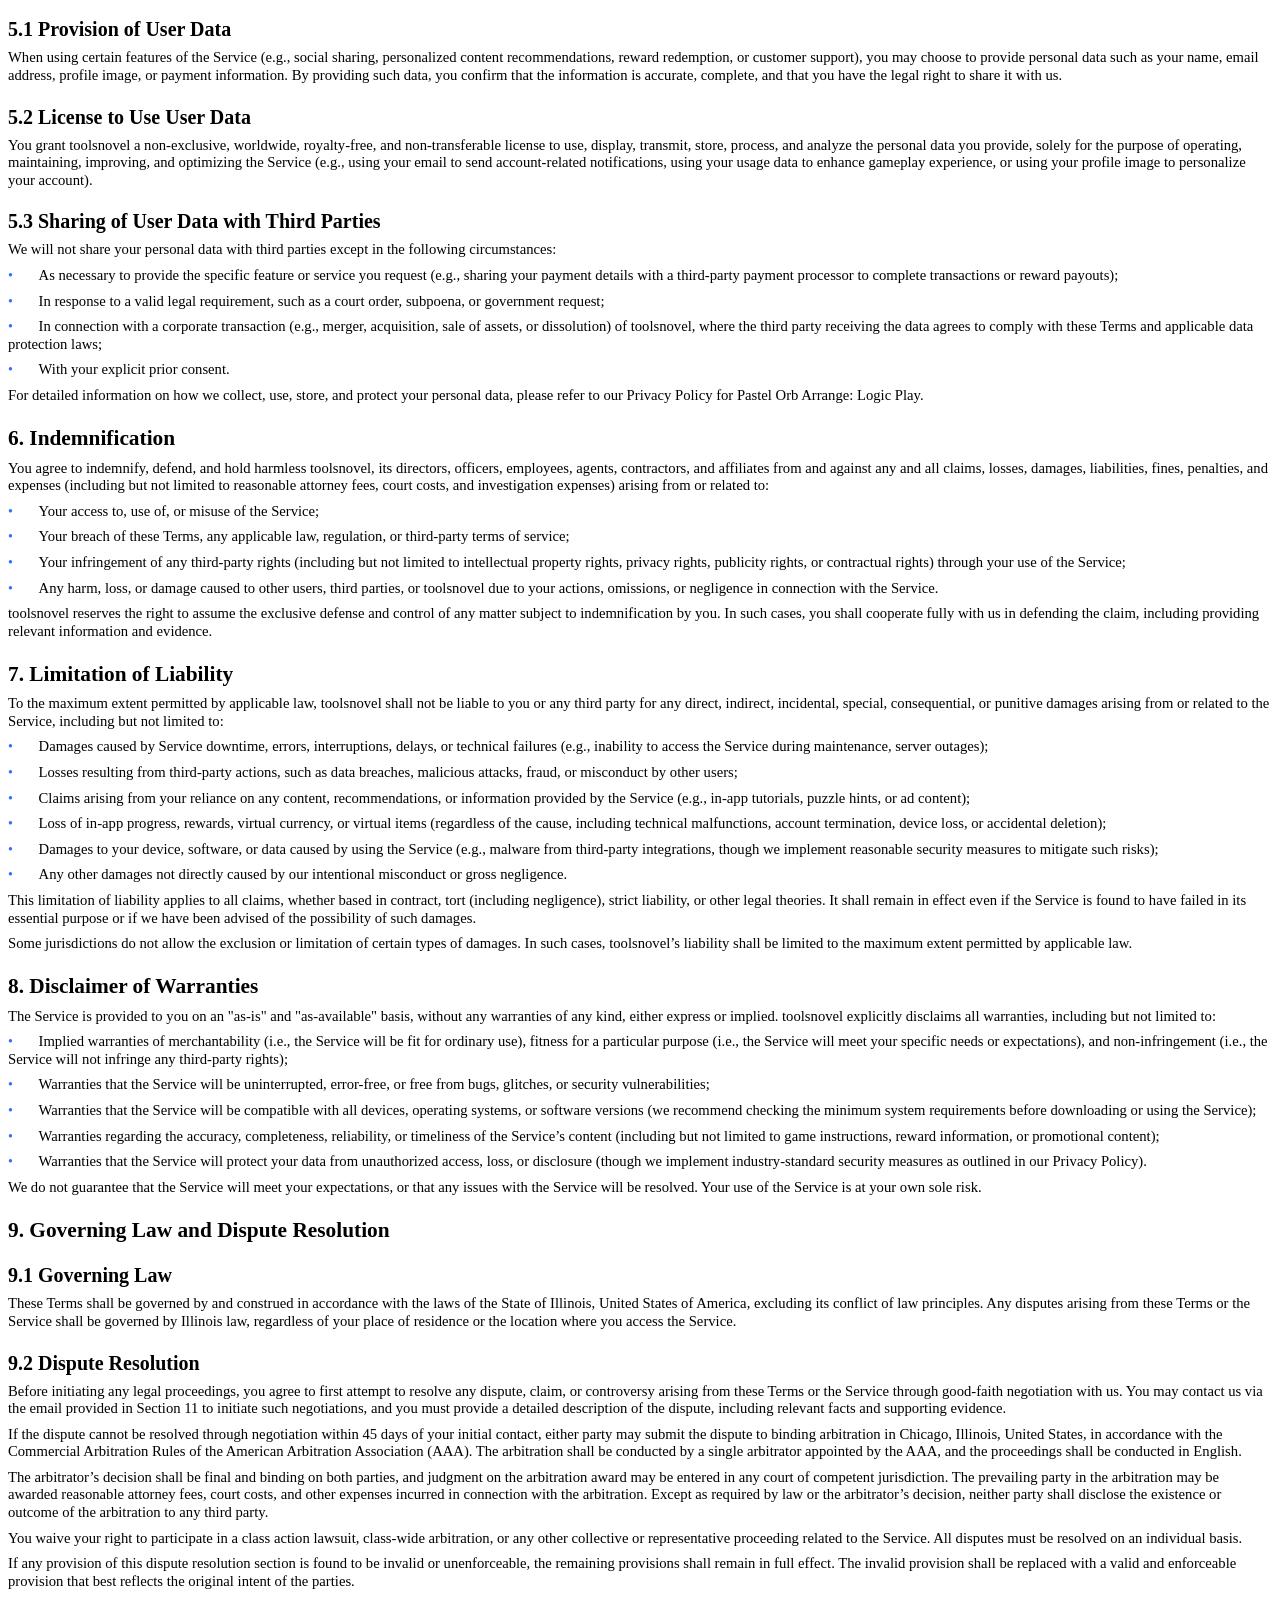
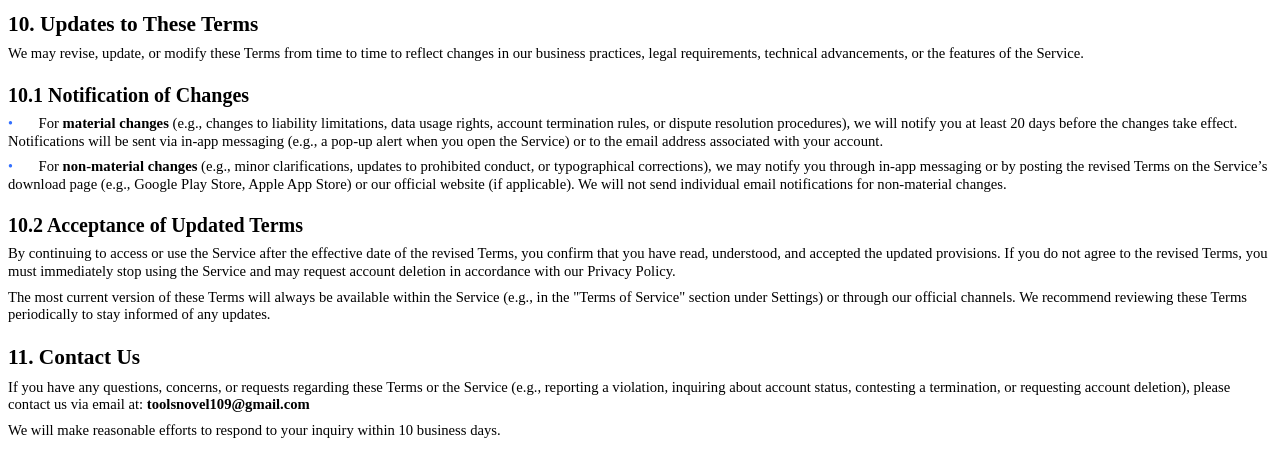
<file: ballsort_ios/terms-of-service.html>
<html><head><meta http-equiv="Content-Type" content="text/html; charset=utf-8" /><meta http-equiv="Content-Style-Type" content="text/css" /><meta name="generator" content="Aspose.Words for .NET 17.1.0.0" /><title></title></head><body><div><div style="-aw-headerfooter-type:header-primary"><p style="margin-top:0pt; margin-bottom:0pt; text-align:justify; widows:0; orphans:0; font-size:10.5pt"><span style="font-family:Calibri">&#xa0;</span></p></div><p style="margin-top:24pt; margin-bottom:24pt; text-align:justify; line-height:120%; widows:0; orphans:0; font-size:26pt"><span style="font-family:'Segoe UI'; font-weight:bold">Terms of Service</span></p><p style="margin-top:6pt; margin-bottom:6pt; line-height:120%; widows:0; orphans:0; font-size:11pt"><span style="font-family:'Segoe UI'">By accessing or using the </span><span style="font-family:'Segoe UI'; font-weight:bold">Pastel Orb Arrange: Logic Play</span><span style="font-family:'Segoe UI'"> application (hereinafter referred to as the "Service") provided by toolsnovel (hereinafter referred to as "we," "us," or "our"), you (hereinafter referred to as "you" or "User") acknowledge that you have read, fully understood, and unconditionally agreed to be legally bound by these Terms of Service (hereinafter referred to as "Terms"). If you do not accept all provisions of these Terms, you must immediately cease accessing, downloading, or using the Service.</span></p><p style="margin-top:16pt; margin-bottom:6pt; line-height:120%; widows:0; orphans:0; font-size:16pt"><a name="heading_1"><span style="font-family:'Segoe UI'; font-weight:bold">1. Third-Party Integrations and Liability Exclusions</span></a></p><p style="margin-top:6pt; margin-bottom:6pt; line-height:120%; widows:0; orphans:0; font-size:11pt"><span style="font-family:'Segoe UI'">The Service may include integrated third-party functionalities (such as ad networks, user behavior analytics tools, social media plugins, or payment processing systems) or contain hyperlinks to external websites, applications, or digital platforms. These third-party services are independent of toolsnovel and are not owned, managed, or controlled by us.</span></p><p style="margin-top:6pt; margin-bottom:6pt; line-height:120%; widows:0; orphans:0; font-size:11pt"><span style="font-family:'Segoe UI'">We do not pre-screen, endorse, or assume any responsibility for the content, functionality, privacy policies, data security protocols, or terms of service of any third-party services. Your choice to access, interact with, or use such third-party services is voluntary and undertaken at your own sole risk. toolsnovel explicitly disclaims all liability for any direct, indirect, incidental, consequential, or punitive damages arising from your use of third-party services linked to or integrated within the Service, including but not limited to data breaches, financial losses, device malfunctions, or privacy violations.</span></p><p style="margin-top:16pt; margin-bottom:6pt; line-height:120%; widows:0; orphans:0; font-size:16pt"><a name="heading_2"><span style="font-family:'Segoe UI'; font-weight:bold">2. Account Privileges and Service Adjustments</span></a></p><p style="margin-top:15pt; margin-bottom:6pt; line-height:120%; widows:0; orphans:0; font-size:15pt"><a name="heading_3"><span style="font-family:'Segoe UI'; font-weight:bold">2.1 Account Access, Suspension, and Termination</span></a></p><p style="margin-top:6pt; margin-bottom:6pt; line-height:120%; widows:0; orphans:0; font-size:11pt"><span style="font-family:'Segoe UI'">We reserve the right, in our sole and absolute discretion, to modify, restrict, suspend, or permanently terminate your access to the Service (in whole or in part) at any time, with or without prior notice, if:</span></p><p style="margin-top:6pt; margin-bottom:6pt; line-height:120%; widows:0; orphans:0; font-size:11pt"><span style="font-family:'Segoe UI'; font-size:10.5pt; color:#3370ff">•</span><span style="font:7pt 'Times New Roman'">&#xa0;&#xa0;&#xa0;&#xa0;&#xa0;&#xa0;&#xa0;&#xa0;&#xa0;&#xa0; </span><span style="font-family:'Segoe UI'">You violate any provision of these Terms or our Privacy Policy;</span></p><p style="margin-top:6pt; margin-bottom:6pt; line-height:120%; widows:0; orphans:0; font-size:11pt"><span style="font-family:'Segoe UI'; font-size:10.5pt; color:#3370ff">•</span><span style="font:7pt 'Times New Roman'">&#xa0;&#xa0;&#xa0;&#xa0;&#xa0;&#xa0;&#xa0;&#xa0;&#xa0;&#xa0; </span><span style="font-family:'Segoe UI'">We detect fraudulent, deceptive, or abusive conduct associated with your account (e.g., creating multiple accounts to exploit reward mechanisms, registering with falsified personal information);</span></p><p style="margin-top:6pt; margin-bottom:6pt; line-height:120%; widows:0; orphans:0; font-size:11pt"><span style="font-family:'Segoe UI'; font-size:10.5pt; color:#3370ff">•</span><span style="font:7pt 'Times New Roman'">&#xa0;&#xa0;&#xa0;&#xa0;&#xa0;&#xa0;&#xa0;&#xa0;&#xa0;&#xa0; </span><span style="font-family:'Segoe UI'">Technical failures, legal obligations, regulatory requirements, or business strategy shifts make such action necessary.</span></p><p style="margin-top:6pt; margin-bottom:6pt; line-height:120%; widows:0; orphans:0; font-size:11pt"><span style="font-family:'Segoe UI'">Upon termination or suspension of your account or Service access, you must immediately discontinue all use of the Service. You acknowledge and agree that toolsnovel is not obligated to retain your account data, in-app progress, virtual items, or any other related information after termination, except as required by applicable laws or regulatory mandates.</span></p><p style="margin-top:15pt; margin-bottom:6pt; line-height:120%; widows:0; orphans:0; font-size:15pt"><a name="heading_4"><span style="font-family:'Segoe UI'; font-weight:bold">2.2 Survival of Terms Post-Termination</span></a></p><p style="margin-top:6pt; margin-bottom:6pt; line-height:120%; widows:0; orphans:0; font-size:11pt"><span style="font-family:'Segoe UI'">Sections of these Terms that, by their nature, are intended to persist beyond the termination of your Service access (including but not limited to intellectual property rights, indemnification obligations, liability limitations, dispute resolution provisions, and governing law) shall remain fully effective and binding on both parties.</span></p><p style="margin-top:16pt; margin-bottom:6pt; line-height:120%; widows:0; orphans:0; font-size:16pt"><a name="heading_5"><span style="font-family:'Segoe UI'; font-weight:bold">3. Prohibited Behaviors</span></a></p><p style="margin-top:6pt; margin-bottom:6pt; line-height:120%; widows:0; orphans:0; font-size:11pt"><span style="font-family:'Segoe UI'">You agree not to engage in any of the following prohibited behaviors when using the Service:</span></p><p style="margin-top:6pt; margin-bottom:6pt; line-height:120%; widows:0; orphans:0; font-size:11pt"><span style="font-family:'Segoe UI'; font-size:10.5pt; color:#3370ff">•</span><span style="font:7pt 'Times New Roman'">&#xa0;&#xa0;&#xa0;&#xa0;&#xa0;&#xa0;&#xa0;&#xa0;&#xa0;&#xa0; </span><span style="font-family:'Segoe UI'">Violating any applicable local, national, or international laws, regulations, or administrative directives (including but not limited to those governing data protection, privacy, intellectual property, and online conduct);</span></p><p style="margin-top:6pt; margin-bottom:6pt; line-height:120%; widows:0; orphans:0; font-size:11pt"><span style="font-family:'Segoe UI'; font-size:10.5pt; color:#3370ff">•</span><span style="font:7pt 'Times New Roman'">&#xa0;&#xa0;&#xa0;&#xa0;&#xa0;&#xa0;&#xa0;&#xa0;&#xa0;&#xa0; </span><span style="font-family:'Segoe UI'">Interfering with or disrupting the Service</span><span style="font-family:'Segoe UI'">’</span><span style="font-family:'Segoe UI'">s technical infrastructure, including servers, networks, databases, or software components (e.g., launching distributed denial-of-service (DDoS) attacks, sending excessive requests to overload servers, or manipulating network traffic);</span></p><p style="margin-top:6pt; margin-bottom:6pt; line-height:120%; widows:0; orphans:0; font-size:11pt"><span style="font-family:'Segoe UI'; font-size:10.5pt; color:#3370ff">•</span><span style="font:7pt 'Times New Roman'">&#xa0;&#xa0;&#xa0;&#xa0;&#xa0;&#xa0;&#xa0;&#xa0;&#xa0;&#xa0; </span><span style="font-family:'Segoe UI'">Attempting to access restricted areas of the Service (such as administrative dashboards, user data repositories, or backend systems) or reverse-engineering, decompiling, disassembling, or modifying the Service</span><span style="font-family:'Segoe UI'">’</span><span style="font-family:'Segoe UI'">s source code, algorithms, encryption protocols, or proprietary content;</span></p><p style="margin-top:6pt; margin-bottom:6pt; line-height:120%; widows:0; orphans:0; font-size:11pt"><span style="font-family:'Segoe UI'; font-size:10.5pt; color:#3370ff">•</span><span style="font:7pt 'Times New Roman'">&#xa0;&#xa0;&#xa0;&#xa0;&#xa0;&#xa0;&#xa0;&#xa0;&#xa0;&#xa0; </span><span style="font-family:'Segoe UI'">Creating fake or duplicate accounts, using stolen, borrowed, or compromised credentials to log in, misrepresenting your identity, or providing false, inaccurate, or outdated information (e.g., fake email addresses, invalid payment details) to gain unfair advantages within the Service;</span></p><p style="margin-top:6pt; margin-bottom:6pt; line-height:120%; widows:0; orphans:0; font-size:11pt"><span style="font-family:'Segoe UI'; font-size:10.5pt; color:#3370ff">•</span><span style="font:7pt 'Times New Roman'">&#xa0;&#xa0;&#xa0;&#xa0;&#xa0;&#xa0;&#xa0;&#xa0;&#xa0;&#xa0; </span><span style="font-family:'Segoe UI'">Exploiting technical vulnerabilities, glitches, or bugs in the Service to manipulate gameplay (e.g., skipping puzzle stages, unlocking premium features without authorization), alter in-app rewards or virtual currency, or falsify user rankings;</span></p><p style="margin-top:6pt; margin-bottom:6pt; line-height:120%; widows:0; orphans:0; font-size:11pt"><span style="font-family:'Segoe UI'; font-size:10.5pt; color:#3370ff">•</span><span style="font:7pt 'Times New Roman'">&#xa0;&#xa0;&#xa0;&#xa0;&#xa0;&#xa0;&#xa0;&#xa0;&#xa0;&#xa0; </span><span style="font-family:'Segoe UI'">Sending unsolicited messages, spam, phishing content, malware, ransomware, or other malicious materials to other users or through the Service</span><span style="font-family:'Segoe UI'">’</span><span style="font-family:'Segoe UI'">s communication channels (if available);</span></p><p style="margin-top:6pt; margin-bottom:6pt; line-height:120%; widows:0; orphans:0; font-size:11pt"><span style="font-family:'Segoe UI'; font-size:10.5pt; color:#3370ff">•</span><span style="font:7pt 'Times New Roman'">&#xa0;&#xa0;&#xa0;&#xa0;&#xa0;&#xa0;&#xa0;&#xa0;&#xa0;&#xa0; </span><span style="font-family:'Segoe UI'">Using automated tools (including but not limited to bots, scripts, crawlers, macros, or AI-driven software) to interact with the Service (e.g., auto-solving puzzles, auto-collecting rewards, or scraping content) without obtaining our prior written consent;</span></p><p style="margin-top:6pt; margin-bottom:6pt; line-height:120%; widows:0; orphans:0; font-size:11pt"><span style="font-family:'Segoe UI'; font-size:10.5pt; color:#3370ff">•</span><span style="font:7pt 'Times New Roman'">&#xa0;&#xa0;&#xa0;&#xa0;&#xa0;&#xa0;&#xa0;&#xa0;&#xa0;&#xa0; </span><span style="font-family:'Segoe UI'">Engaging in harassment, discrimination, threats, defamation, or other harmful behavior toward other users (if the Service includes user-to-user interaction features) based on factors such as race, ethnicity, gender, religion, disability, sexual orientation, or age;</span></p><p style="margin-top:6pt; margin-bottom:6pt; line-height:120%; widows:0; orphans:0; font-size:11pt"><span style="font-family:'Segoe UI'; font-size:10.5pt; color:#3370ff">•</span><span style="font:7pt 'Times New Roman'">&#xa0;&#xa0;&#xa0;&#xa0;&#xa0;&#xa0;&#xa0;&#xa0;&#xa0;&#xa0; </span><span style="font-family:'Segoe UI'">Selling, renting, leasing, transferring, or assigning your account or any in-app virtual items (e.g., rewards, unlockable content) to third parties without our explicit written permission;</span></p><p style="margin-top:6pt; margin-bottom:6pt; line-height:120%; widows:0; orphans:0; font-size:11pt"><span style="font-family:'Segoe UI'; font-size:10.5pt; color:#3370ff">•</span><span style="font:7pt 'Times New Roman'">&#xa0;&#xa0;&#xa0;&#xa0;&#xa0;&#xa0;&#xa0;&#xa0;&#xa0;&#xa0; </span><span style="font-family:'Segoe UI'">Using the Service for commercial purposes (e.g., promoting products or services, monetizing content, or conducting unapproved business activities) without our prior authorization.</span></p><p style="margin-top:6pt; margin-bottom:6pt; line-height:120%; widows:0; orphans:0; font-size:11pt"><span style="font-family:'Segoe UI'">Violation of any of the above provisions may result in immediate account suspension, permanent ban from the Service, confiscation of in-app rewards or virtual items, and/or legal action (including claims for damages) if the violation causes losses to toolsnovel or third parties.</span></p><p style="margin-top:16pt; margin-bottom:6pt; line-height:120%; widows:0; orphans:0; font-size:16pt"><a name="heading_6"><span style="font-family:'Segoe UI'; font-weight:bold">4. User Obligations</span></a></p><p style="margin-top:6pt; margin-bottom:6pt; line-height:120%; widows:0; orphans:0; font-size:11pt"><span style="font-family:'Segoe UI'">To ensure the fair, secure, and orderly use of the Service for all users, you agree to fulfill the following obligations:</span></p><p style="margin-top:6pt; margin-bottom:6pt; line-height:120%; widows:0; orphans:0; font-size:11pt"><span style="font-family:'Segoe UI'; font-size:10.5pt; color:#3370ff">•</span><span style="font:7pt 'Times New Roman'">&#xa0;&#xa0;&#xa0;&#xa0;&#xa0;&#xa0;&#xa0;&#xa0;&#xa0;&#xa0; </span><span style="font-family:'Segoe UI'">Maintain the confidentiality of your account credentials (e.g., passwords, login tokens, biometric data) and take all reasonable precautions to prevent unauthorized access to your account. If you suspect any unauthorized use of your account (e.g., unrecognized login attempts, changes to account settings), you must notify us immediately via the contact information provided in Section 11;</span></p><p style="margin-top:6pt; margin-bottom:6pt; line-height:120%; widows:0; orphans:0; font-size:11pt"><span style="font-family:'Segoe UI'; font-size:10.5pt; color:#3370ff">•</span><span style="font:7pt 'Times New Roman'">&#xa0;&#xa0;&#xa0;&#xa0;&#xa0;&#xa0;&#xa0;&#xa0;&#xa0;&#xa0; </span><span style="font-family:'Segoe UI'">Provide accurate, complete, and up-to-date information when creating or updating your account (e.g., email address, payment details if applicable). You shall bear full responsibility for any consequences arising from providing false, incomplete, or outdated information;</span></p><p style="margin-top:6pt; margin-bottom:6pt; line-height:120%; widows:0; orphans:0; font-size:11pt"><span style="font-family:'Segoe UI'; font-size:10.5pt; color:#3370ff">•</span><span style="font:7pt 'Times New Roman'">&#xa0;&#xa0;&#xa0;&#xa0;&#xa0;&#xa0;&#xa0;&#xa0;&#xa0;&#xa0; </span><span style="font-family:'Segoe UI'">Use the Service solely for its intended purpose (i.e., playing the Pastel Orb Arrange: Logic Play game and accessing associated legitimate features) and shall not attempt to bypass technical restrictions, exploit loopholes, or use the Service in a manner that disrupts other users</span><span style="font-family:'Segoe UI'">’</span><span style="font-family:'Segoe UI'"> experience or impairs the Service</span><span style="font-family:'Segoe UI'">’</span><span style="font-family:'Segoe UI'">s functionality;</span></p><p style="margin-top:6pt; margin-bottom:6pt; line-height:120%; widows:0; orphans:0; font-size:11pt"><span style="font-family:'Segoe UI'; font-size:10.5pt; color:#3370ff">•</span><span style="font:7pt 'Times New Roman'">&#xa0;&#xa0;&#xa0;&#xa0;&#xa0;&#xa0;&#xa0;&#xa0;&#xa0;&#xa0; </span><span style="font-family:'Segoe UI'">Respect the intellectual property rights of toolsnovel and third parties. You shall not copy, reproduce, distribute, modify, adapt, or create derivative works of the Service</span><span style="font-family:'Segoe UI'">’</span><span style="font-family:'Segoe UI'">s content (including but not limited to game graphics, animations, music, sound effects, text, and logos) without our prior written permission;</span></p><p style="margin-top:6pt; margin-bottom:6pt; line-height:120%; widows:0; orphans:0; font-size:11pt"><span style="font-family:'Segoe UI'; font-size:10.5pt; color:#3370ff">•</span><span style="font:7pt 'Times New Roman'">&#xa0;&#xa0;&#xa0;&#xa0;&#xa0;&#xa0;&#xa0;&#xa0;&#xa0;&#xa0; </span><span style="font-family:'Segoe UI'">Comply with all applicable laws, regulations, and industry standards when using the Service, including those related to data protection, cybersecurity, and consumer rights.</span></p><p style="margin-top:6pt; margin-bottom:6pt; line-height:120%; widows:0; orphans:0; font-size:11pt"><span style="font-family:'Segoe UI'">We may monitor user activity (through automated monitoring tools or manual reviews) to detect potential violations of these Terms. If a violation is confirmed, we may take one or more of the following actions:</span></p><p style="margin-top:6pt; margin-bottom:6pt; line-height:120%; widows:0; orphans:0; font-size:11pt"><span style="font-family:'Segoe UI'; font-size:10.5pt; color:#3370ff">•</span><span style="font:7pt 'Times New Roman'">&#xa0;&#xa0;&#xa0;&#xa0;&#xa0;&#xa0;&#xa0;&#xa0;&#xa0;&#xa0; </span><span style="font-family:'Segoe UI'">Restrict your access to specific features of the Service (e.g., disabling reward redemption, limiting access to advanced puzzle levels);</span></p><p style="margin-top:6pt; margin-bottom:6pt; line-height:120%; widows:0; orphans:0; font-size:11pt"><span style="font-family:'Segoe UI'; font-size:10.5pt; color:#3370ff">•</span><span style="font:7pt 'Times New Roman'">&#xa0;&#xa0;&#xa0;&#xa0;&#xa0;&#xa0;&#xa0;&#xa0;&#xa0;&#xa0; </span><span style="font-family:'Segoe UI'">Confiscate, invalidate, or reset in-app rewards, virtual currency, puzzle progress, or other virtual items associated with your account;</span></p><p style="margin-top:6pt; margin-bottom:6pt; line-height:120%; widows:0; orphans:0; font-size:11pt"><span style="font-family:'Segoe UI'; font-size:10.5pt; color:#3370ff">•</span><span style="font:7pt 'Times New Roman'">&#xa0;&#xa0;&#xa0;&#xa0;&#xa0;&#xa0;&#xa0;&#xa0;&#xa0;&#xa0; </span><span style="font-family:'Segoe UI'">Block the device identifier (e.g., IMEI, GAID, UDID) linked to your violating account to prevent the creation of new accounts using the same device;</span></p><p style="margin-top:6pt; margin-bottom:6pt; line-height:120%; widows:0; orphans:0; font-size:11pt"><span style="font-family:'Segoe UI'; font-size:10.5pt; color:#3370ff">•</span><span style="font:7pt 'Times New Roman'">&#xa0;&#xa0;&#xa0;&#xa0;&#xa0;&#xa0;&#xa0;&#xa0;&#xa0;&#xa0; </span><span style="font-family:'Segoe UI'">Report serious violations (e.g., fraud, illegal activities, or significant infringement of intellectual property rights) to relevant law enforcement authorities.</span></p><p style="margin-top:16pt; margin-bottom:6pt; line-height:120%; widows:0; orphans:0; font-size:16pt"><a name="heading_7"><span style="font-family:'Segoe UI'; font-weight:bold">5. Data Collection, Usage, and License Grant</span></a></p><p style="margin-top:15pt; margin-bottom:6pt; line-height:120%; widows:0; orphans:0; font-size:15pt"><a name="heading_8"><span style="font-family:'Segoe UI'; font-weight:bold">5.1 Provision of User Data</span></a></p><p style="margin-top:6pt; margin-bottom:6pt; line-height:120%; widows:0; orphans:0; font-size:11pt"><span style="font-family:'Segoe UI'">When using certain features of the Service (e.g., social sharing, personalized content recommendations, reward redemption, or customer support), you may choose to provide personal data such as your name, email address, profile image, or payment information. By providing such data, you confirm that the information is accurate, complete, and that you have the legal right to share it with us.</span></p><p style="margin-top:15pt; margin-bottom:6pt; line-height:120%; widows:0; orphans:0; font-size:15pt"><a name="heading_9"><span style="font-family:'Segoe UI'; font-weight:bold">5.2 License to Use User Data</span></a></p><p style="margin-top:6pt; margin-bottom:6pt; line-height:120%; widows:0; orphans:0; font-size:11pt"><span style="font-family:'Segoe UI'">You grant toolsnovel a non-exclusive, worldwide, royalty-free, and non-transferable license to use, display, transmit, store, process, and analyze the personal data you provide, solely for the purpose of operating, maintaining, improving, and optimizing the Service (e.g., using your email to send account-related notifications, using your usage data to enhance gameplay experience, or using your profile image to personalize your account).</span></p><p style="margin-top:15pt; margin-bottom:6pt; line-height:120%; widows:0; orphans:0; font-size:15pt"><a name="heading_10"><span style="font-family:'Segoe UI'; font-weight:bold">5.3 Sharing of User Data with Third Parties</span></a></p><p style="margin-top:6pt; margin-bottom:6pt; line-height:120%; widows:0; orphans:0; font-size:11pt"><span style="font-family:'Segoe UI'">We will not share your personal data with third parties except in the following circumstances:</span></p><p style="margin-top:6pt; margin-bottom:6pt; line-height:120%; widows:0; orphans:0; font-size:11pt"><span style="font-family:'Segoe UI'; font-size:10.5pt; color:#3370ff">•</span><span style="font:7pt 'Times New Roman'">&#xa0;&#xa0;&#xa0;&#xa0;&#xa0;&#xa0;&#xa0;&#xa0;&#xa0;&#xa0; </span><span style="font-family:'Segoe UI'">As necessary to provide the specific feature or service you request (e.g., sharing your payment details with a third-party payment processor to complete transactions or reward payouts);</span></p><p style="margin-top:6pt; margin-bottom:6pt; line-height:120%; widows:0; orphans:0; font-size:11pt"><span style="font-family:'Segoe UI'; font-size:10.5pt; color:#3370ff">•</span><span style="font:7pt 'Times New Roman'">&#xa0;&#xa0;&#xa0;&#xa0;&#xa0;&#xa0;&#xa0;&#xa0;&#xa0;&#xa0; </span><span style="font-family:'Segoe UI'">In response to a valid legal requirement, such as a court order, subpoena, or government request;</span></p><p style="margin-top:6pt; margin-bottom:6pt; line-height:120%; widows:0; orphans:0; font-size:11pt"><span style="font-family:'Segoe UI'; font-size:10.5pt; color:#3370ff">•</span><span style="font:7pt 'Times New Roman'">&#xa0;&#xa0;&#xa0;&#xa0;&#xa0;&#xa0;&#xa0;&#xa0;&#xa0;&#xa0; </span><span style="font-family:'Segoe UI'">In connection with a corporate transaction (e.g., merger, acquisition, sale of assets, or dissolution) of toolsnovel, where the third party receiving the data agrees to comply with these Terms and applicable data protection laws;</span></p><p style="margin-top:6pt; margin-bottom:6pt; line-height:120%; widows:0; orphans:0; font-size:11pt"><span style="font-family:'Segoe UI'; font-size:10.5pt; color:#3370ff">•</span><span style="font:7pt 'Times New Roman'">&#xa0;&#xa0;&#xa0;&#xa0;&#xa0;&#xa0;&#xa0;&#xa0;&#xa0;&#xa0; </span><span style="font-family:'Segoe UI'">With your explicit prior consent.</span></p><p style="margin-top:6pt; margin-bottom:6pt; line-height:120%; widows:0; orphans:0; font-size:11pt"><span style="font-family:'Segoe UI'">For detailed information on how we collect, use, store, and protect your personal data, please refer to our Privacy Policy for Pastel Orb Arrange: Logic Play.</span></p><p style="margin-top:16pt; margin-bottom:6pt; line-height:120%; widows:0; orphans:0; font-size:16pt"><a name="heading_11"><span style="font-family:'Segoe UI'; font-weight:bold">6. Indemnification</span></a></p><p style="margin-top:6pt; margin-bottom:6pt; line-height:120%; widows:0; orphans:0; font-size:11pt"><span style="font-family:'Segoe UI'">You agree to indemnify, defend, and hold harmless toolsnovel, its directors, officers, employees, agents, contractors, and affiliates from and against any and all claims, losses, damages, liabilities, fines, penalties, and expenses (including but not limited to reasonable attorney fees, court costs, and investigation expenses) arising from or related to:</span></p><p style="margin-top:6pt; margin-bottom:6pt; line-height:120%; widows:0; orphans:0; font-size:11pt"><span style="font-family:'Segoe UI'; font-size:10.5pt; color:#3370ff">•</span><span style="font:7pt 'Times New Roman'">&#xa0;&#xa0;&#xa0;&#xa0;&#xa0;&#xa0;&#xa0;&#xa0;&#xa0;&#xa0; </span><span style="font-family:'Segoe UI'">Your access to, use of, or misuse of the Service;</span></p><p style="margin-top:6pt; margin-bottom:6pt; line-height:120%; widows:0; orphans:0; font-size:11pt"><span style="font-family:'Segoe UI'; font-size:10.5pt; color:#3370ff">•</span><span style="font:7pt 'Times New Roman'">&#xa0;&#xa0;&#xa0;&#xa0;&#xa0;&#xa0;&#xa0;&#xa0;&#xa0;&#xa0; </span><span style="font-family:'Segoe UI'">Your breach of these Terms, any applicable law, regulation, or third-party terms of service;</span></p><p style="margin-top:6pt; margin-bottom:6pt; line-height:120%; widows:0; orphans:0; font-size:11pt"><span style="font-family:'Segoe UI'; font-size:10.5pt; color:#3370ff">•</span><span style="font:7pt 'Times New Roman'">&#xa0;&#xa0;&#xa0;&#xa0;&#xa0;&#xa0;&#xa0;&#xa0;&#xa0;&#xa0; </span><span style="font-family:'Segoe UI'">Your infringement of any third-party rights (including but not limited to intellectual property rights, privacy rights, publicity rights, or contractual rights) through your use of the Service;</span></p><p style="margin-top:6pt; margin-bottom:6pt; line-height:120%; widows:0; orphans:0; font-size:11pt"><span style="font-family:'Segoe UI'; font-size:10.5pt; color:#3370ff">•</span><span style="font:7pt 'Times New Roman'">&#xa0;&#xa0;&#xa0;&#xa0;&#xa0;&#xa0;&#xa0;&#xa0;&#xa0;&#xa0; </span><span style="font-family:'Segoe UI'">Any harm, loss, or damage caused to other users, third parties, or toolsnovel due to your actions, omissions, or negligence in connection with the Service.</span></p><p style="margin-top:6pt; margin-bottom:6pt; line-height:120%; widows:0; orphans:0; font-size:11pt"><span style="font-family:'Segoe UI'">toolsnovel reserves the right to assume the exclusive defense and control of any matter subject to indemnification by you. In such cases, you shall cooperate fully with us in defending the claim, including providing relevant information and evidence.</span></p><p style="margin-top:16pt; margin-bottom:6pt; line-height:120%; widows:0; orphans:0; font-size:16pt"><a name="heading_12"><span style="font-family:'Segoe UI'; font-weight:bold">7. Limitation of Liability</span></a></p><p style="margin-top:6pt; margin-bottom:6pt; line-height:120%; widows:0; orphans:0; font-size:11pt"><span style="font-family:'Segoe UI'">To the maximum extent permitted by applicable law, toolsnovel shall not be liable to you or any third party for any direct, indirect, incidental, special, consequential, or punitive damages arising from or related to the Service, including but not limited to:</span></p><p style="margin-top:6pt; margin-bottom:6pt; line-height:120%; widows:0; orphans:0; font-size:11pt"><span style="font-family:'Segoe UI'; font-size:10.5pt; color:#3370ff">•</span><span style="font:7pt 'Times New Roman'">&#xa0;&#xa0;&#xa0;&#xa0;&#xa0;&#xa0;&#xa0;&#xa0;&#xa0;&#xa0; </span><span style="font-family:'Segoe UI'">Damages caused by Service downtime, errors, interruptions, delays, or technical failures (e.g., inability to access the Service during maintenance, server outages);</span></p><p style="margin-top:6pt; margin-bottom:6pt; line-height:120%; widows:0; orphans:0; font-size:11pt"><span style="font-family:'Segoe UI'; font-size:10.5pt; color:#3370ff">•</span><span style="font:7pt 'Times New Roman'">&#xa0;&#xa0;&#xa0;&#xa0;&#xa0;&#xa0;&#xa0;&#xa0;&#xa0;&#xa0; </span><span style="font-family:'Segoe UI'">Losses resulting from third-party actions, such as data breaches, malicious attacks, fraud, or misconduct by other users;</span></p><p style="margin-top:6pt; margin-bottom:6pt; line-height:120%; widows:0; orphans:0; font-size:11pt"><span style="font-family:'Segoe UI'; font-size:10.5pt; color:#3370ff">•</span><span style="font:7pt 'Times New Roman'">&#xa0;&#xa0;&#xa0;&#xa0;&#xa0;&#xa0;&#xa0;&#xa0;&#xa0;&#xa0; </span><span style="font-family:'Segoe UI'">Claims arising from your reliance on any content, recommendations, or information provided by the Service (e.g., in-app tutorials, puzzle hints, or ad content);</span></p><p style="margin-top:6pt; margin-bottom:6pt; line-height:120%; widows:0; orphans:0; font-size:11pt"><span style="font-family:'Segoe UI'; font-size:10.5pt; color:#3370ff">•</span><span style="font:7pt 'Times New Roman'">&#xa0;&#xa0;&#xa0;&#xa0;&#xa0;&#xa0;&#xa0;&#xa0;&#xa0;&#xa0; </span><span style="font-family:'Segoe UI'">Loss of in-app progress, rewards, virtual currency, or virtual items (regardless of the cause, including technical malfunctions, account termination, device loss, or accidental deletion);</span></p><p style="margin-top:6pt; margin-bottom:6pt; line-height:120%; widows:0; orphans:0; font-size:11pt"><span style="font-family:'Segoe UI'; font-size:10.5pt; color:#3370ff">•</span><span style="font:7pt 'Times New Roman'">&#xa0;&#xa0;&#xa0;&#xa0;&#xa0;&#xa0;&#xa0;&#xa0;&#xa0;&#xa0; </span><span style="font-family:'Segoe UI'">Damages to your device, software, or data caused by using the Service (e.g., malware from third-party integrations, though we implement reasonable security measures to mitigate such risks);</span></p><p style="margin-top:6pt; margin-bottom:6pt; line-height:120%; widows:0; orphans:0; font-size:11pt"><span style="font-family:'Segoe UI'; font-size:10.5pt; color:#3370ff">•</span><span style="font:7pt 'Times New Roman'">&#xa0;&#xa0;&#xa0;&#xa0;&#xa0;&#xa0;&#xa0;&#xa0;&#xa0;&#xa0; </span><span style="font-family:'Segoe UI'">Any other damages not directly caused by our intentional misconduct or gross negligence.</span></p><p style="margin-top:6pt; margin-bottom:6pt; line-height:120%; widows:0; orphans:0; font-size:11pt"><span style="font-family:'Segoe UI'">This limitation of liability applies to all claims, whether based in contract, tort (including negligence), strict liability, or other legal theories. It shall remain in effect even if the Service is found to have failed in its essential purpose or if we have been advised of the possibility of such damages.</span></p><p style="margin-top:6pt; margin-bottom:6pt; line-height:120%; widows:0; orphans:0; font-size:11pt"><span style="font-family:'Segoe UI'">Some jurisdictions do not allow the exclusion or limitation of certain types of damages. In such cases, toolsnovel</span><span style="font-family:'Segoe UI'">’</span><span style="font-family:'Segoe UI'">s liability shall be limited to the maximum extent permitted by applicable law.</span></p><p style="margin-top:16pt; margin-bottom:6pt; line-height:120%; widows:0; orphans:0; font-size:16pt"><a name="heading_13"><span style="font-family:'Segoe UI'; font-weight:bold">8. Disclaimer of Warranties</span></a></p><p style="margin-top:6pt; margin-bottom:6pt; line-height:120%; widows:0; orphans:0; font-size:11pt"><span style="font-family:'Segoe UI'">The Service is provided to you on an "as-is" and "as-available" basis, without any warranties of any kind, either express or implied. toolsnovel explicitly disclaims all warranties, including but not limited to:</span></p><p style="margin-top:6pt; margin-bottom:6pt; line-height:120%; widows:0; orphans:0; font-size:11pt"><span style="font-family:'Segoe UI'; font-size:10.5pt; color:#3370ff">•</span><span style="font:7pt 'Times New Roman'">&#xa0;&#xa0;&#xa0;&#xa0;&#xa0;&#xa0;&#xa0;&#xa0;&#xa0;&#xa0; </span><span style="font-family:'Segoe UI'">Implied warranties of merchantability (i.e., the Service will be fit for ordinary use), fitness for a particular purpose (i.e., the Service will meet your specific needs or expectations), and non-infringement (i.e., the Service will not infringe any third-party rights);</span></p><p style="margin-top:6pt; margin-bottom:6pt; line-height:120%; widows:0; orphans:0; font-size:11pt"><span style="font-family:'Segoe UI'; font-size:10.5pt; color:#3370ff">•</span><span style="font:7pt 'Times New Roman'">&#xa0;&#xa0;&#xa0;&#xa0;&#xa0;&#xa0;&#xa0;&#xa0;&#xa0;&#xa0; </span><span style="font-family:'Segoe UI'">Warranties that the Service will be uninterrupted, error-free, or free from bugs, glitches, or security vulnerabilities;</span></p><p style="margin-top:6pt; margin-bottom:6pt; line-height:120%; widows:0; orphans:0; font-size:11pt"><span style="font-family:'Segoe UI'; font-size:10.5pt; color:#3370ff">•</span><span style="font:7pt 'Times New Roman'">&#xa0;&#xa0;&#xa0;&#xa0;&#xa0;&#xa0;&#xa0;&#xa0;&#xa0;&#xa0; </span><span style="font-family:'Segoe UI'">Warranties that the Service will be compatible with all devices, operating systems, or software versions (we recommend checking the minimum system requirements before downloading or using the Service);</span></p><p style="margin-top:6pt; margin-bottom:6pt; line-height:120%; widows:0; orphans:0; font-size:11pt"><span style="font-family:'Segoe UI'; font-size:10.5pt; color:#3370ff">•</span><span style="font:7pt 'Times New Roman'">&#xa0;&#xa0;&#xa0;&#xa0;&#xa0;&#xa0;&#xa0;&#xa0;&#xa0;&#xa0; </span><span style="font-family:'Segoe UI'">Warranties regarding the accuracy, completeness, reliability, or timeliness of the Service</span><span style="font-family:'Segoe UI'">’</span><span style="font-family:'Segoe UI'">s content (including but not limited to game instructions, reward information, or promotional content);</span></p><p style="margin-top:6pt; margin-bottom:6pt; line-height:120%; widows:0; orphans:0; font-size:11pt"><span style="font-family:'Segoe UI'; font-size:10.5pt; color:#3370ff">•</span><span style="font:7pt 'Times New Roman'">&#xa0;&#xa0;&#xa0;&#xa0;&#xa0;&#xa0;&#xa0;&#xa0;&#xa0;&#xa0; </span><span style="font-family:'Segoe UI'">Warranties that the Service will protect your data from unauthorized access, loss, or disclosure (though we implement industry-standard security measures as outlined in our Privacy Policy).</span></p><p style="margin-top:6pt; margin-bottom:6pt; line-height:120%; widows:0; orphans:0; font-size:11pt"><span style="font-family:'Segoe UI'">We do not guarantee that the Service will meet your expectations, or that any issues with the Service will be resolved. Your use of the Service is at your own sole risk.</span></p><p style="margin-top:16pt; margin-bottom:6pt; line-height:120%; widows:0; orphans:0; font-size:16pt"><a name="heading_14"><span style="font-family:'Segoe UI'; font-weight:bold">9. Governing Law and Dispute Resolution</span></a></p><p style="margin-top:15pt; margin-bottom:6pt; line-height:120%; widows:0; orphans:0; font-size:15pt"><a name="heading_15"><span style="font-family:'Segoe UI'; font-weight:bold">9.1 Governing Law</span></a></p><p style="margin-top:6pt; margin-bottom:6pt; line-height:120%; widows:0; orphans:0; font-size:11pt"><span style="font-family:'Segoe UI'">These Terms shall be governed by and construed in accordance with the laws of the State of Illinois, United States of America, excluding its conflict of law principles. Any disputes arising from these Terms or the Service shall be governed by Illinois law, regardless of your place of residence or the location where you access the Service.</span></p><p style="margin-top:15pt; margin-bottom:6pt; line-height:120%; widows:0; orphans:0; font-size:15pt"><a name="heading_16"><span style="font-family:'Segoe UI'; font-weight:bold">9.2 Dispute Resolution</span></a></p><p style="margin-top:6pt; margin-bottom:6pt; line-height:120%; widows:0; orphans:0; font-size:11pt"><span style="font-family:'Segoe UI'">Before initiating any legal proceedings, you agree to first attempt to resolve any dispute, claim, or controversy arising from these Terms or the Service through good-faith negotiation with us. You may contact us via the email provided in Section 11 to initiate such negotiations, and you must provide a detailed description of the dispute, including relevant facts and supporting evidence.</span></p><p style="margin-top:6pt; margin-bottom:6pt; line-height:120%; widows:0; orphans:0; font-size:11pt"><span style="font-family:'Segoe UI'">If the dispute cannot be resolved through negotiation within 45 days of your initial contact, either party may submit the dispute to binding arbitration in Chicago, Illinois, United States, in accordance with the Commercial Arbitration Rules of the American Arbitration Association (AAA). The arbitration shall be conducted by a single arbitrator appointed by the AAA, and the proceedings shall be conducted in English.</span></p><p style="margin-top:6pt; margin-bottom:6pt; line-height:120%; widows:0; orphans:0; font-size:11pt"><span style="font-family:'Segoe UI'">The arbitrator</span><span style="font-family:'Segoe UI'">’</span><span style="font-family:'Segoe UI'">s decision shall be final and binding on both parties, and judgment on the arbitration award may be entered in any court of competent jurisdiction. The prevailing party in the arbitration may be awarded reasonable attorney fees, court costs, and other expenses incurred in connection with the arbitration. Except as required by law or the arbitrator</span><span style="font-family:'Segoe UI'">’</span><span style="font-family:'Segoe UI'">s decision, neither party shall disclose the existence or outcome of the arbitration to any third party.</span></p><p style="margin-top:6pt; margin-bottom:6pt; line-height:120%; widows:0; orphans:0; font-size:11pt"><span style="font-family:'Segoe UI'">You waive your right to participate in a class action lawsuit, class-wide arbitration, or any other collective or representative proceeding related to the Service. All disputes must be resolved on an individual basis.</span></p><p style="margin-top:6pt; margin-bottom:6pt; line-height:120%; widows:0; orphans:0; font-size:11pt"><span style="font-family:'Segoe UI'">If any provision of this dispute resolution section is found to be invalid or unenforceable, the remaining provisions shall remain in full effect. The invalid provision shall be replaced with a valid and enforceable provision that best reflects the original intent of the parties.</span></p><p style="margin-top:16pt; margin-bottom:6pt; line-height:120%; widows:0; orphans:0; font-size:16pt"><a name="heading_17"><span style="font-family:'Segoe UI'; font-weight:bold">10. Updates to These Terms</span></a></p><p style="margin-top:6pt; margin-bottom:6pt; line-height:120%; widows:0; orphans:0; font-size:11pt"><span style="font-family:'Segoe UI'">We may revise, update, or modify these Terms from time to time to reflect changes in our business practices, legal requirements, technical advancements, or the features of the Service.</span></p><p style="margin-top:15pt; margin-bottom:6pt; line-height:120%; widows:0; orphans:0; font-size:15pt"><a name="heading_18"><span style="font-family:'Segoe UI'; font-weight:bold">10.1 Notification of Changes</span></a></p><p style="margin-top:6pt; margin-bottom:6pt; line-height:120%; widows:0; orphans:0; font-size:11pt"><span style="font-family:'Segoe UI'; font-size:10.5pt; color:#3370ff">•</span><span style="font:7pt 'Times New Roman'">&#xa0;&#xa0;&#xa0;&#xa0;&#xa0;&#xa0;&#xa0;&#xa0;&#xa0;&#xa0; </span><span style="font-family:'Segoe UI'">For </span><span style="font-family:'Segoe UI'; font-weight:bold">material changes</span><span style="font-family:'Segoe UI'"> (e.g., changes to liability limitations, data usage rights, account termination rules, or dispute resolution procedures), we will notify you at least 20 days before the changes take effect. Notifications will be sent via in-app messaging (e.g., a pop-up alert when you open the Service) or to the email address associated with your account.</span></p><p style="margin-top:6pt; margin-bottom:6pt; line-height:120%; widows:0; orphans:0; font-size:11pt"><span style="font-family:'Segoe UI'; font-size:10.5pt; color:#3370ff">•</span><span style="font:7pt 'Times New Roman'">&#xa0;&#xa0;&#xa0;&#xa0;&#xa0;&#xa0;&#xa0;&#xa0;&#xa0;&#xa0; </span><span style="font-family:'Segoe UI'">For </span><span style="font-family:'Segoe UI'; font-weight:bold">non-material changes</span><span style="font-family:'Segoe UI'"> (e.g., minor clarifications, updates to prohibited conduct, or typographical corrections), we may notify you through in-app messaging or by posting the revised Terms on the Service</span><span style="font-family:'Segoe UI'">’</span><span style="font-family:'Segoe UI'">s download page (e.g., Google Play Store, Apple App Store) or our official website (if applicable). We will not send individual email notifications for non-material changes.</span></p><p style="margin-top:15pt; margin-bottom:6pt; line-height:120%; widows:0; orphans:0; font-size:15pt"><a name="heading_19"><span style="font-family:'Segoe UI'; font-weight:bold">10.2 Acceptance of Updated Terms</span></a></p><p style="margin-top:6pt; margin-bottom:6pt; line-height:120%; widows:0; orphans:0; font-size:11pt"><span style="font-family:'Segoe UI'">By continuing to access or use the Service after the effective date of the revised Terms, you confirm that you have read, understood, and accepted the updated provisions. If you do not agree to the revised Terms, you must immediately stop using the Service and may request account deletion in accordance with our Privacy Policy.</span></p><p style="margin-top:6pt; margin-bottom:6pt; line-height:120%; widows:0; orphans:0; font-size:11pt"><span style="font-family:'Segoe UI'">The most current version of these Terms will always be available within the Service (e.g., in the "Terms of Service" section under Settings) or through our official channels. We recommend reviewing these Terms periodically to stay informed of any updates.</span></p><p style="margin-top:16pt; margin-bottom:6pt; line-height:120%; widows:0; orphans:0; font-size:16pt"><a name="heading_20"><span style="font-family:'Segoe UI'; font-weight:bold">11. Contact Us</span></a></p><p style="margin-top:6pt; margin-bottom:6pt; line-height:120%; widows:0; orphans:0; font-size:11pt"><span style="font-family:'Segoe UI'">If you have any questions, concerns, or requests regarding these Terms or the Service (e.g., reporting a violation, inquiring about account status, contesting a termination, or requesting account deletion), please contact us via email at: </span><a href="mailto:toolsnovel109@gmail.com" style="text-decoration:none"><span style="font-family:'Segoe UI'; font-weight:bold; color:#000000">toolsnovel109@gmail.com</span></a></p><p style="margin-top:6pt; margin-bottom:6pt; line-height:120%; widows:0; orphans:0; font-size:11pt"><span style="font-family:'Segoe UI'">We will make reasonable efforts to respond to your inquiry within 10 business days.</span></p><div style="-aw-headerfooter-type:footer-primary"><p style="margin-top:0pt; margin-bottom:0pt; text-align:justify; widows:0; orphans:0; font-size:10.5pt"><span style="font-family:Calibri">&#xa0;</span></p></div></div></body></html>
</file>
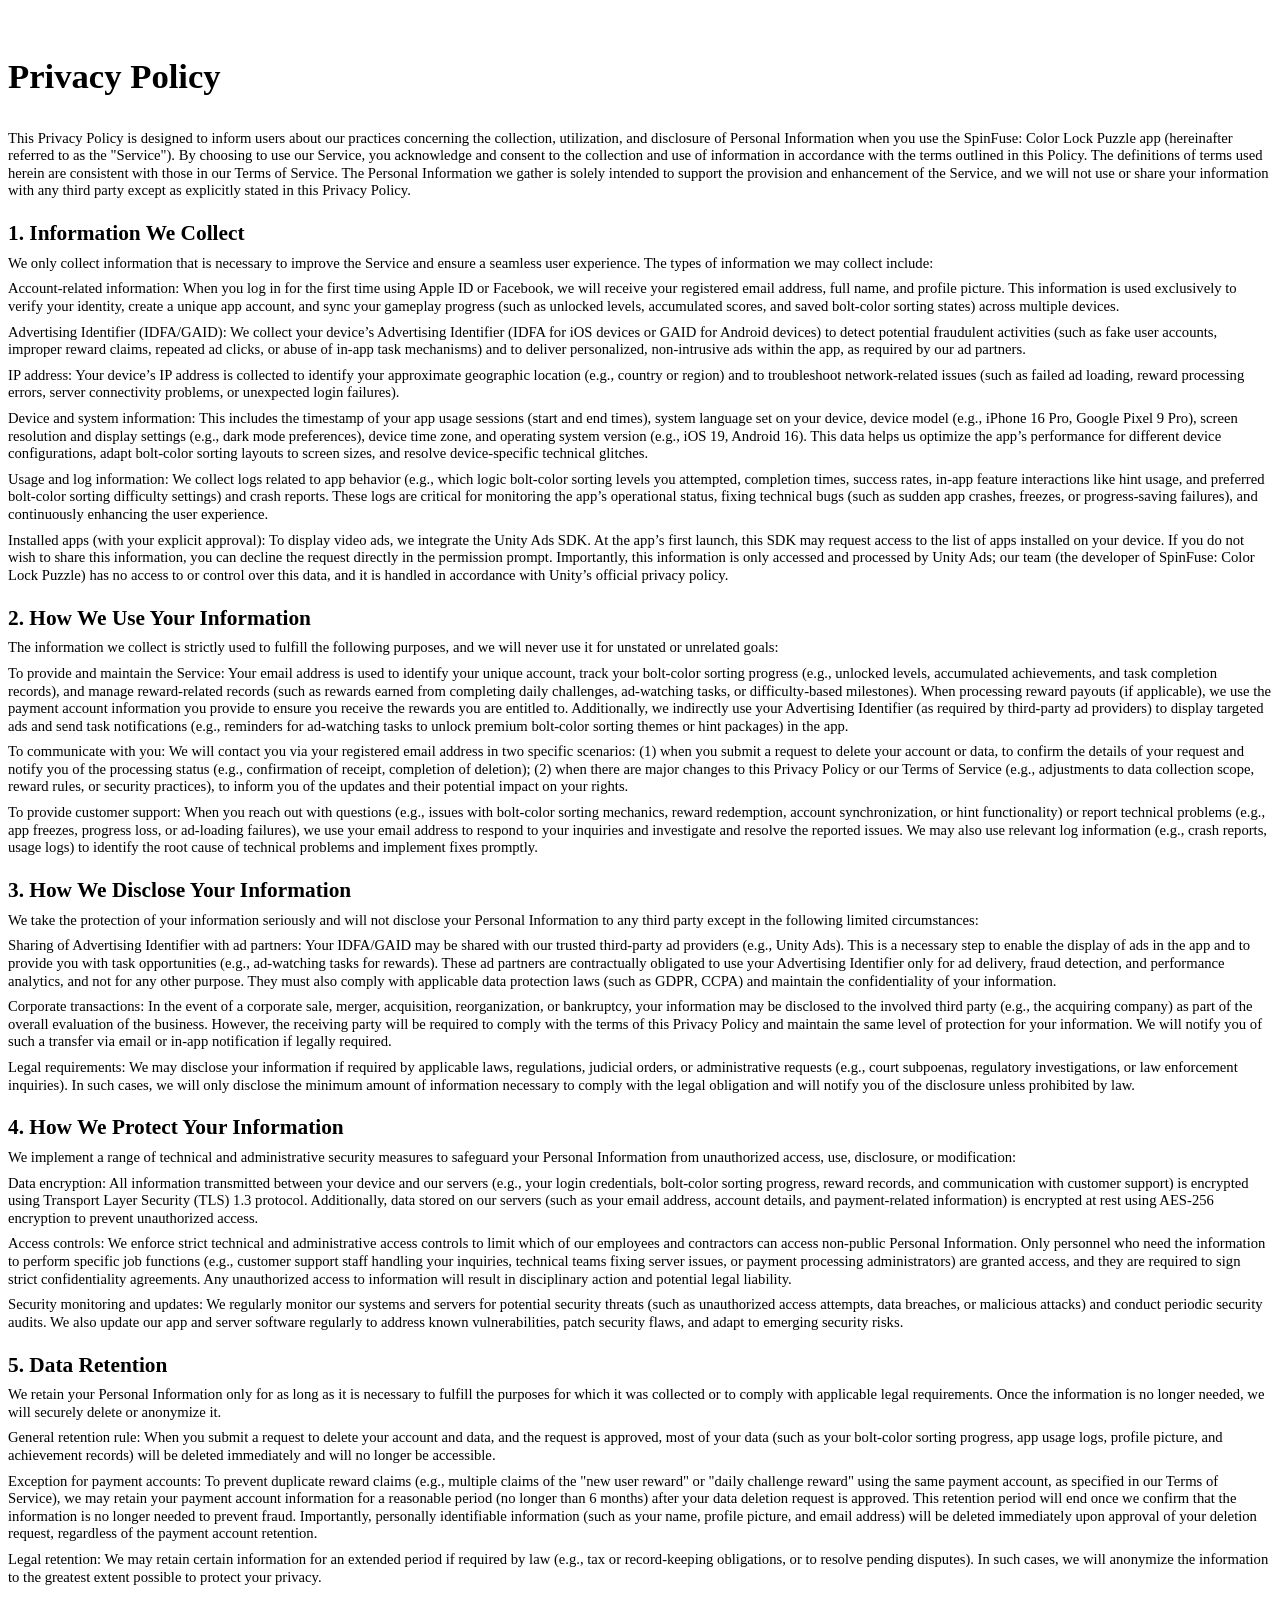
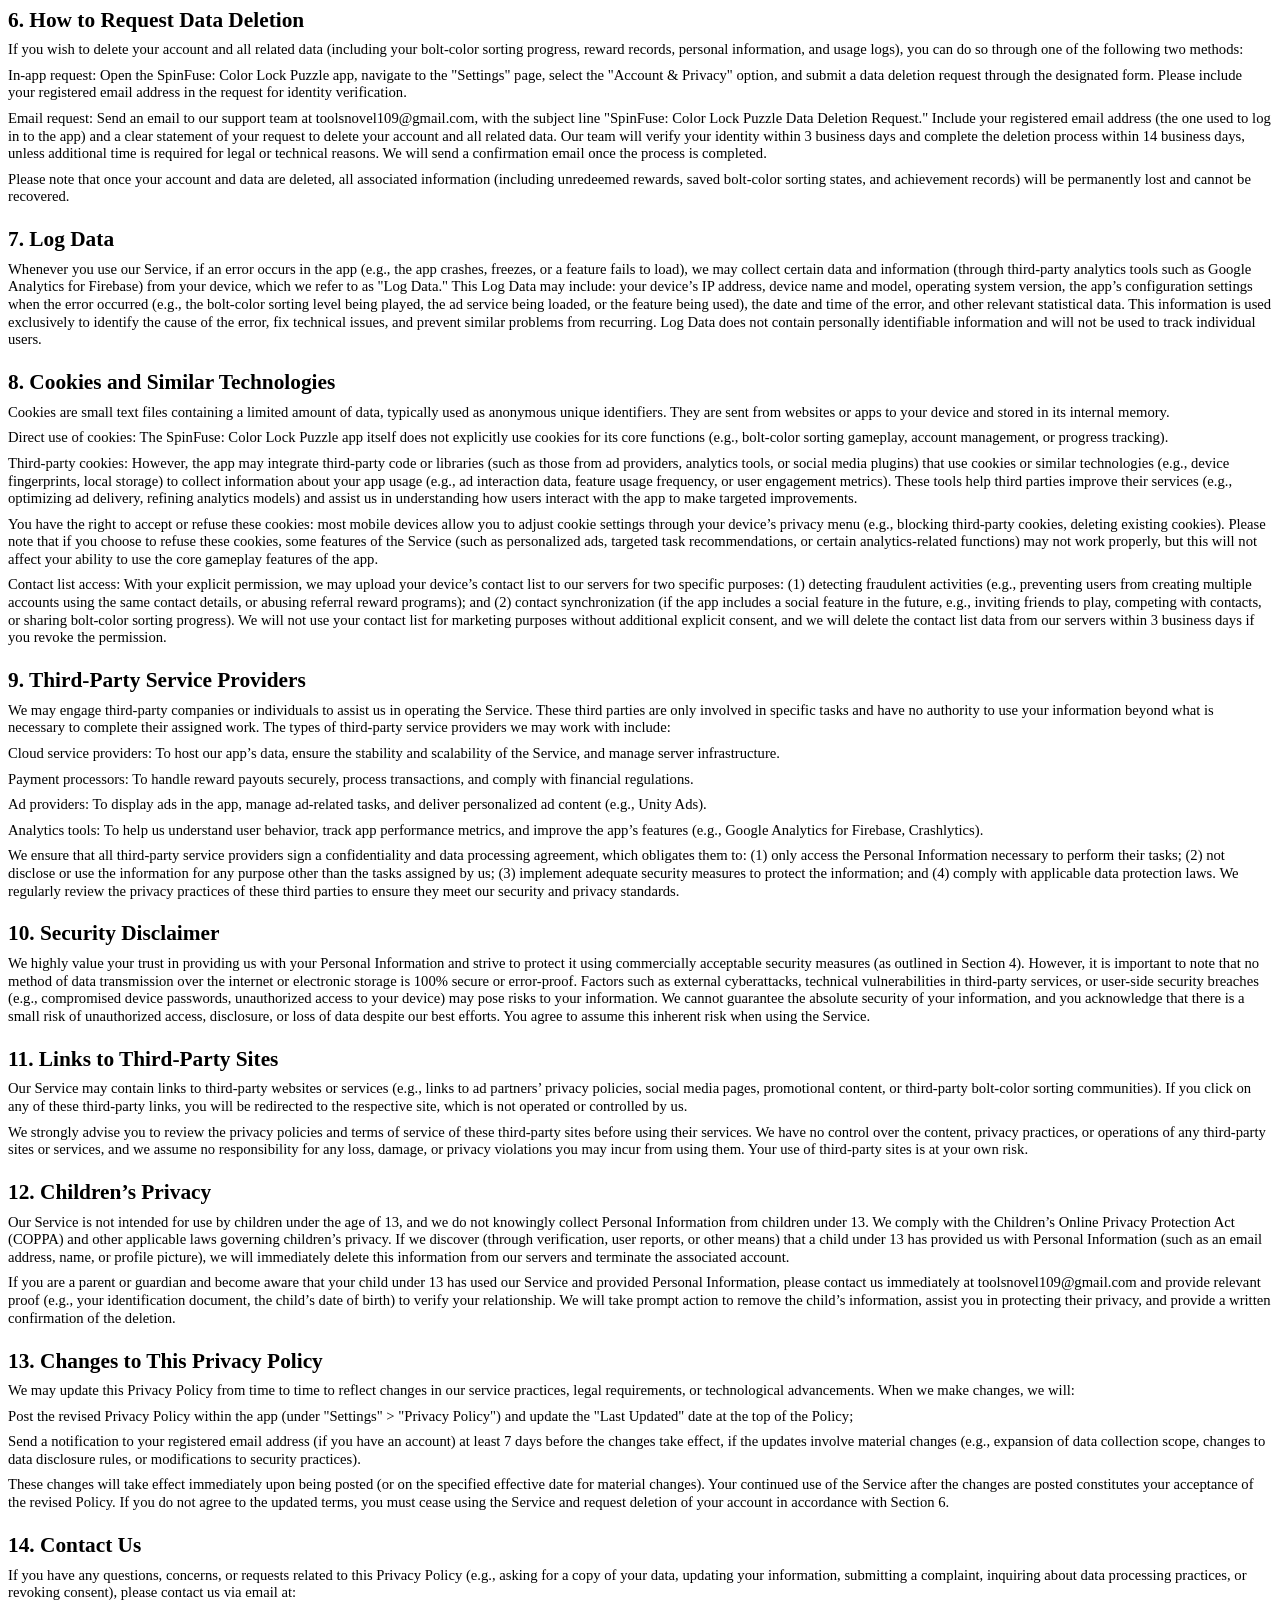
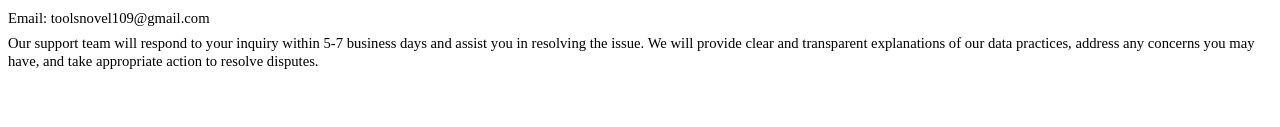
<file: bolt_color/privacy.html>
<html><head><meta http-equiv="Content-Type" content="text/html; charset=utf-8" /><meta http-equiv="Content-Style-Type" content="text/css" /><meta name="generator" content="Aspose.Words for .NET 17.1.0.0" /><title></title></head><body><div><div style="-aw-headerfooter-type:header-primary"><p style="margin-top:0pt; margin-bottom:0pt; text-align:justify; widows:0; orphans:0; font-size:10.5pt"><span style="font-family:Calibri">&#xa0;</span></p></div><p style="margin-top:24pt; margin-bottom:24pt; text-align:justify; line-height:120%; widows:0; orphans:0; font-size:26pt"><span style="font-family:'Segoe UI'; font-weight:bold">Privacy Policy</span></p><p style="margin-top:6pt; margin-bottom:6pt; line-height:120%; widows:0; orphans:0; font-size:11pt"><span style="font-family:'Segoe UI'">This Privacy Policy is designed to inform users about our practices concerning the collection, utilization, and disclosure of Personal Information when you use the </span><span style="font-family:'Segoe UI'">SpinFuse: Color Lock Puzzle</span><span style="font-family:'Segoe UI'"> app (hereinafter referred to as the "Service"). By choosing to use our Service, you acknowledge and consent to the collection and use of information in accordance with the terms outlined in this Policy. The definitions of terms used herein are consistent with those in our Terms of Service. The Personal Information we gather is solely intended to support the provision and enhancement of the Service, and we will not use or share your information with any third party except as explicitly stated in this Privacy Policy.</span></p><p style="margin-top:16pt; margin-bottom:6pt; line-height:120%; widows:0; orphans:0; font-size:16pt"><a name="heading_0"><span style="font-family:'Segoe UI'; font-weight:bold">1. Information We Collect</span></a></p><p style="margin-top:6pt; margin-bottom:6pt; line-height:120%; widows:0; orphans:0; font-size:11pt"><span style="font-family:'Segoe UI'">We only collect information that is necessary to improve the Service and ensure a seamless user experience. The types of information we may collect include:</span></p><p style="margin-top:6pt; margin-bottom:6pt; line-height:120%; widows:0; orphans:0; font-size:11pt"><span style="font-family:'Segoe UI'">Account-related information: When you log in for the first time using Apple ID or Facebook, we will receive your registered email address, full name, and profile picture. This information is used exclusively to verify your identity, create a unique app account, and sync your gameplay progress (such as unlocked levels, accumulated scores, and saved bolt-color sorting states) across multiple devices.</span></p><p style="margin-top:6pt; margin-bottom:6pt; line-height:120%; widows:0; orphans:0; font-size:11pt"><span style="font-family:'Segoe UI'">Advertising Identifier (IDFA/GAID): We collect your device’s Advertising Identifier (IDFA for iOS devices or GAID for Android devices) to detect potential fraudulent activities (such as fake user accounts, improper reward claims, repeated ad clicks, or abuse of in-app task mechanisms) and to deliver personalized, non-intrusive ads within the app, as required by our ad partners.</span></p><p style="margin-top:6pt; margin-bottom:6pt; line-height:120%; widows:0; orphans:0; font-size:11pt"><span style="font-family:'Segoe UI'">IP address: Your device’s IP address is collected to identify your approximate geographic location (e.g., country or region) and to troubleshoot network-related issues (such as failed ad loading, reward processing errors, server connectivity problems, or unexpected login failures).</span></p><p style="margin-top:6pt; margin-bottom:6pt; line-height:120%; widows:0; orphans:0; font-size:11pt"><span style="font-family:'Segoe UI'">Device and system information: This includes the timestamp of your app usage sessions (start and end times), system language set on your device, device model (e.g., iPhone 16 Pro, Google Pixel 9 Pro), screen resolution and display settings (e.g., dark mode preferences), device time zone, and operating system version (e.g., iOS 19, Android 16). This data helps us optimize the app’s performance for different device configurations, adapt bolt-color sorting layouts to screen sizes, and resolve device-specific technical glitches.</span></p><p style="margin-top:6pt; margin-bottom:6pt; line-height:120%; widows:0; orphans:0; font-size:11pt"><span style="font-family:'Segoe UI'">Usage and log information: We collect logs related to app behavior (e.g., which logic bolt-color sorting levels you attempted, completion times, success rates, in-app feature interactions like hint usage, and preferred bolt-color sorting difficulty settings) and crash reports. These logs are critical for monitoring the app’s operational status, fixing technical bugs (such as sudden app crashes, freezes, or progress-saving failures), and continuously enhancing the user experience.</span></p><p style="margin-top:6pt; margin-bottom:6pt; line-height:120%; widows:0; orphans:0; font-size:11pt"><span style="font-family:'Segoe UI'">Installed apps (with your explicit approval): To display video ads, we integrate the Unity Ads SDK. At the app’s first launch, this SDK may request access to the list of apps installed on your device. If you do not wish to share this information, you can decline the request directly in the permission prompt. Importantly, this information is only accessed and processed by Unity Ads; our team (the developer of </span><span style="font-family:'Segoe UI'">SpinFuse: Color Lock Puzzle</span><span style="font-family:'Segoe UI'">) has no access to or control over this data, and it is handled in accordance with Unity’s official privacy policy.</span></p><p style="margin-top:16pt; margin-bottom:6pt; line-height:120%; widows:0; orphans:0; font-size:16pt"><a name="heading_1"><span style="font-family:'Segoe UI'; font-weight:bold">2. How We Use Your Information</span></a></p><p style="margin-top:6pt; margin-bottom:6pt; line-height:120%; widows:0; orphans:0; font-size:11pt"><span style="font-family:'Segoe UI'">The information we collect is strictly used to fulfill the following purposes, and we will never use it for unstated or unrelated goals:</span></p><p style="margin-top:6pt; margin-bottom:6pt; line-height:120%; widows:0; orphans:0; font-size:11pt"><span style="font-family:'Segoe UI'">To provide and maintain the Service: Your email address is used to identify your unique account, track your bolt-color sorting progress (e.g., unlocked levels, accumulated achievements, and task completion records), and manage reward-related records (such as rewards earned from completing daily challenges, ad-watching tasks, or difficulty-based milestones). When processing reward payouts (if applicable), we use the payment account information you provide to ensure you receive the rewards you are entitled to. Additionally, we indirectly use your Advertising Identifier (as required by third-party ad providers) to display targeted ads and send task notifications (e.g., reminders for ad-watching tasks to unlock premium bolt-color sorting themes or hint packages) in the app.</span></p><p style="margin-top:6pt; margin-bottom:6pt; line-height:120%; widows:0; orphans:0; font-size:11pt"><span style="font-family:'Segoe UI'">To communicate with you: We will contact you via your registered email address in two specific scenarios: (1) when you submit a request to delete your account or data, to confirm the details of your request and notify you of the processing status (e.g., confirmation of receipt, completion of deletion); (2) when there are major changes to this Privacy Policy or our Terms of Service (e.g., adjustments to data collection scope, reward rules, or security practices), to inform you of the updates and their potential impact on your rights.</span></p><p style="margin-top:6pt; margin-bottom:6pt; line-height:120%; widows:0; orphans:0; font-size:11pt"><span style="font-family:'Segoe UI'">To provide customer support: When you reach out with questions (e.g., issues with bolt-color sorting mechanics, reward redemption, account synchronization, or hint functionality) or report technical problems (e.g., app freezes, progress loss, or ad-loading failures), we use your email address to respond to your inquiries and investigate and resolve the reported issues. We may also use relevant log information (e.g., crash reports, usage logs) to identify the root cause of technical problems and implement fixes promptly.</span></p><p style="margin-top:16pt; margin-bottom:6pt; line-height:120%; widows:0; orphans:0; font-size:16pt"><a name="heading_2"><span style="font-family:'Segoe UI'; font-weight:bold">3. How We Disclose Your Information</span></a></p><p style="margin-top:6pt; margin-bottom:6pt; line-height:120%; widows:0; orphans:0; font-size:11pt"><span style="font-family:'Segoe UI'">We take the protection of your information seriously and will not disclose your Personal Information to any third party except in the following limited circumstances:</span></p><p style="margin-top:6pt; margin-bottom:6pt; line-height:120%; widows:0; orphans:0; font-size:11pt"><span style="font-family:'Segoe UI'">Sharing of Advertising Identifier with ad partners: Your IDFA/GAID may be shared with our trusted third-party ad providers (e.g., Unity Ads). This is a necessary step to enable the display of ads in the app and to provide you with task opportunities (e.g., ad-watching tasks for rewards). These ad partners are contractually obligated to use your Advertising Identifier only for ad delivery, fraud detection, and performance analytics, and not for any other purpose. They must also comply with applicable data protection laws (such as GDPR, CCPA) and maintain the confidentiality of your information.</span></p><p style="margin-top:6pt; margin-bottom:6pt; line-height:120%; widows:0; orphans:0; font-size:11pt"><span style="font-family:'Segoe UI'">Corporate transactions: In the event of a corporate sale, merger, acquisition, reorganization, or bankruptcy, your information may be disclosed to the involved third party (e.g., the acquiring company) as part of the overall evaluation of the business. However, the receiving party will be required to comply with the terms of this Privacy Policy and maintain the same level of protection for your information. We will notify you of such a transfer via email or in-app notification if legally required.</span></p><p style="margin-top:6pt; margin-bottom:6pt; line-height:120%; widows:0; orphans:0; font-size:11pt"><span style="font-family:'Segoe UI'">Legal requirements: We may disclose your information if required by applicable laws, regulations, judicial orders, or administrative requests (e.g., court subpoenas, regulatory investigations, or law enforcement inquiries). In such cases, we will only disclose the minimum amount of information necessary to comply with the legal obligation and will notify you of the disclosure unless prohibited by law.</span></p><p style="margin-top:16pt; margin-bottom:6pt; line-height:120%; widows:0; orphans:0; font-size:16pt"><a name="heading_3"><span style="font-family:'Segoe UI'; font-weight:bold">4. How We Protect Your Information</span></a></p><p style="margin-top:6pt; margin-bottom:6pt; line-height:120%; widows:0; orphans:0; font-size:11pt"><span style="font-family:'Segoe UI'">We implement a range of technical and administrative security measures to safeguard your Personal Information from unauthorized access, use, disclosure, or modification:</span></p><p style="margin-top:6pt; margin-bottom:6pt; line-height:120%; widows:0; orphans:0; font-size:11pt"><span style="font-family:'Segoe UI'">Data encryption: All information transmitted between your device and our servers (e.g., your login credentials, bolt-color sorting progress, reward records, and communication with customer support) is encrypted using Transport Layer Security (TLS) 1.3 protocol. Additionally, data stored on our servers (such as your email address, account details, and payment-related information) is encrypted at rest using AES-256 encryption to prevent unauthorized access.</span></p><p style="margin-top:6pt; margin-bottom:6pt; line-height:120%; widows:0; orphans:0; font-size:11pt"><span style="font-family:'Segoe UI'">Access controls: We enforce strict technical and administrative access controls to limit which of our employees and contractors can access non-public Personal Information. Only personnel who need the information to perform specific job functions (e.g., customer support staff handling your inquiries, technical teams fixing server issues, or payment processing administrators) are granted access, and they are required to sign strict confidentiality agreements. Any unauthorized access to information will result in disciplinary action and potential legal liability.</span></p><p style="margin-top:6pt; margin-bottom:6pt; line-height:120%; widows:0; orphans:0; font-size:11pt"><span style="font-family:'Segoe UI'">Security monitoring and updates: We regularly monitor our systems and servers for potential security threats (such as unauthorized access attempts, data breaches, or malicious attacks) and conduct periodic security audits. We also update our app and server software regularly to address known vulnerabilities, patch security flaws, and adapt to emerging security risks.</span></p><p style="margin-top:16pt; margin-bottom:6pt; line-height:120%; widows:0; orphans:0; font-size:16pt"><a name="heading_4"><span style="font-family:'Segoe UI'; font-weight:bold">5. Data Retention</span></a></p><p style="margin-top:6pt; margin-bottom:6pt; line-height:120%; widows:0; orphans:0; font-size:11pt"><span style="font-family:'Segoe UI'">We retain your Personal Information only for as long as it is necessary to fulfill the purposes for which it was collected or to comply with applicable legal requirements. Once the information is no longer needed, we will securely delete or anonymize it.</span></p><p style="margin-top:6pt; margin-bottom:6pt; line-height:120%; widows:0; orphans:0; font-size:11pt"><span style="font-family:'Segoe UI'">General retention rule: When you submit a request to delete your account and data, and the request is approved, most of your data (such as your bolt-color sorting progress, app usage logs, profile picture, and achievement records) will be deleted immediately and will no longer be accessible.</span></p><p style="margin-top:6pt; margin-bottom:6pt; line-height:120%; widows:0; orphans:0; font-size:11pt"><span style="font-family:'Segoe UI'">Exception for payment accounts: To prevent duplicate reward claims (e.g., multiple claims of the "new user reward" or "daily challenge reward" using the same payment account, as specified in our Terms of Service), we may retain your payment account information for a reasonable period (no longer than 6 months) after your data deletion request is approved. This retention period will end once we confirm that the information is no longer needed to prevent fraud. Importantly, personally identifiable information (such as your name, profile picture, and email address) will be deleted immediately upon approval of your deletion request, regardless of the payment account retention.</span></p><p style="margin-top:6pt; margin-bottom:6pt; line-height:120%; widows:0; orphans:0; font-size:11pt"><span style="font-family:'Segoe UI'">Legal retention: We may retain certain information for an extended period if required by law (e.g., tax or record-keeping obligations, or to resolve pending disputes). In such cases, we will anonymize the information to the greatest extent possible to protect your privacy.</span></p><p style="margin-top:16pt; margin-bottom:6pt; line-height:120%; widows:0; orphans:0; font-size:16pt"><a name="heading_5"><span style="font-family:'Segoe UI'; font-weight:bold">6. How to Request Data Deletion</span></a></p><p style="margin-top:6pt; margin-bottom:6pt; line-height:120%; widows:0; orphans:0; font-size:11pt"><span style="font-family:'Segoe UI'">If you wish to delete your account and all related data (including your bolt-color sorting progress, reward records, personal information, and usage logs), you can do so through one of the following two methods:</span></p><p style="margin-top:6pt; margin-bottom:6pt; line-height:120%; widows:0; orphans:0; font-size:11pt"><span style="font-family:'Segoe UI'">In-app request: Open the </span><span style="font-family:'Segoe UI'">SpinFuse: Color Lock Puzzle</span><span style="font-family:'Segoe UI'"> app, navigate to the "Settings" page, select the "Account &amp; Privacy" option, and submit a data deletion request through the designated form. Please include your registered email address in the request for identity verification.</span></p><p style="margin-top:6pt; margin-bottom:6pt; line-height:120%; widows:0; orphans:0; font-size:11pt"><span style="font-family:'Segoe UI'">Email request: Send an email to our support team at </span><a href="mailto:toolsnovel109@gmail.com" style="text-decoration:none"><span style="font-family:'Segoe UI'; color:#000000">toolsnovel109@gmail.com</span></a><span style="font-family:'Segoe UI'">, with the subject line "</span><span style="font-family:'Segoe UI'">SpinFuse: Color Lock Puzzle</span><span style="font-family:'Segoe UI'"> Data Deletion Request." Include your registered email address (the one used to log in to the app) and a clear statement of your request to delete your account and all related data. Our team will verify your identity within 3 business days and complete the deletion process within 14 business days, unless additional time is required for legal or technical reasons. We will send a confirmation email once the process is completed.</span></p><p style="margin-top:6pt; margin-bottom:6pt; line-height:120%; widows:0; orphans:0; font-size:11pt"><span style="font-family:'Segoe UI'">Please note that once your account and data are deleted, all associated information (including unredeemed rewards, saved bolt-color sorting states, and achievement records) will be permanently lost and cannot be recovered.</span></p><p style="margin-top:16pt; margin-bottom:6pt; line-height:120%; widows:0; orphans:0; font-size:16pt"><a name="heading_6"><span style="font-family:'Segoe UI'; font-weight:bold">7. Log Data</span></a></p><p style="margin-top:6pt; margin-bottom:6pt; line-height:120%; widows:0; orphans:0; font-size:11pt"><span style="font-family:'Segoe UI'">Whenever you use our Service, if an error occurs in the app (e.g., the app crashes, freezes, or a feature fails to load), we may collect certain data and information (through third-party analytics tools such as Google Analytics for Firebase) from your device, which we refer to as "Log Data." This Log Data may include: your device’s IP address, device name and model, operating system version, the app’s configuration settings when the error occurred (e.g., the bolt-color sorting level being played, the ad service being loaded, or the feature being used), the date and time of the error, and other relevant statistical data. This information is used exclusively to identify the cause of the error, fix technical issues, and prevent similar problems from recurring. Log Data does not contain personally identifiable information and will not be used to track individual users.</span></p><p style="margin-top:16pt; margin-bottom:6pt; line-height:120%; widows:0; orphans:0; font-size:16pt"><a name="heading_7"><span style="font-family:'Segoe UI'; font-weight:bold">8. Cookies and Similar Technologies</span></a></p><p style="margin-top:6pt; margin-bottom:6pt; line-height:120%; widows:0; orphans:0; font-size:11pt"><span style="font-family:'Segoe UI'">Cookies are small text files containing a limited amount of data, typically used as anonymous unique identifiers. They are sent from websites or apps to your device and stored in its internal memory.</span></p><p style="margin-top:6pt; margin-bottom:6pt; line-height:120%; widows:0; orphans:0; font-size:11pt"><span style="font-family:'Segoe UI'">Direct use of cookies: The </span><span style="font-family:'Segoe UI'">SpinFuse: Color Lock Puzzle</span><span style="font-family:'Segoe UI'"> app itself does not explicitly use cookies for its core functions (e.g., bolt-color sorting gameplay, account management, or progress tracking).</span></p><p style="margin-top:6pt; margin-bottom:6pt; line-height:120%; widows:0; orphans:0; font-size:11pt"><span style="font-family:'Segoe UI'">Third-party cookies: However, the app may integrate third-party code or libraries (such as those from ad providers, analytics tools, or social media plugins) that use cookies or similar technologies (e.g., device fingerprints, local storage) to collect information about your app usage (e.g., ad interaction data, feature usage frequency, or user engagement metrics). These tools help third parties improve their services (e.g., optimizing ad delivery, refining analytics models) and assist us in understanding how users interact with the app to make targeted improvements.</span></p><p style="margin-top:6pt; margin-bottom:6pt; line-height:120%; widows:0; orphans:0; font-size:11pt"><span style="font-family:'Segoe UI'">You have the right to accept or refuse these cookies: most mobile devices allow you to adjust cookie settings through your device’s privacy menu (e.g., blocking third-party cookies, deleting existing cookies). Please note that if you choose to refuse these cookies, some features of the Service (such as personalized ads, targeted task recommendations, or certain analytics-related functions) may not work properly, but this will not affect your ability to use the core gameplay features of the app.</span></p><p style="margin-top:6pt; margin-bottom:6pt; line-height:120%; widows:0; orphans:0; font-size:11pt"><span style="font-family:'Segoe UI'">Contact list access: With your explicit permission, we may upload your device’s contact list to our servers for two specific purposes: (1) detecting fraudulent activities (e.g., preventing users from creating multiple accounts using the same contact details, or abusing referral reward programs); and (2) contact synchronization (if the app includes a social feature in the future, e.g., inviting friends to play, competing with contacts, or sharing bolt-color sorting progress). We will not use your contact list for marketing purposes without additional explicit consent, and we will delete the contact list data from our servers within 3 business days if you revoke the permission.</span></p><p style="margin-top:16pt; margin-bottom:6pt; line-height:120%; widows:0; orphans:0; font-size:16pt"><a name="heading_8"><span style="font-family:'Segoe UI'; font-weight:bold">9. Third-Party Service Providers</span></a></p><p style="margin-top:6pt; margin-bottom:6pt; line-height:120%; widows:0; orphans:0; font-size:11pt"><span style="font-family:'Segoe UI'">We may engage third-party companies or individuals to assist us in operating the Service. These third parties are only involved in specific tasks and have no authority to use your information beyond what is necessary to complete their assigned work. The types of third-party service providers we may work with include:</span></p><p style="margin-top:6pt; margin-bottom:6pt; line-height:120%; widows:0; orphans:0; font-size:11pt"><span style="font-family:'Segoe UI'">Cloud service providers: To host our app’s data, ensure the stability and scalability of the Service, and manage server infrastructure.</span></p><p style="margin-top:6pt; margin-bottom:6pt; line-height:120%; widows:0; orphans:0; font-size:11pt"><span style="font-family:'Segoe UI'">Payment processors: To handle reward payouts securely, process transactions, and comply with financial regulations.</span></p><p style="margin-top:6pt; margin-bottom:6pt; line-height:120%; widows:0; orphans:0; font-size:11pt"><span style="font-family:'Segoe UI'">Ad providers: To display ads in the app, manage ad-related tasks, and deliver personalized ad content (e.g., Unity Ads).</span></p><p style="margin-top:6pt; margin-bottom:6pt; line-height:120%; widows:0; orphans:0; font-size:11pt"><span style="font-family:'Segoe UI'">Analytics tools: To help us understand user behavior, track app performance metrics, and improve the app’s features (e.g., Google Analytics for Firebase, Crashlytics).</span></p><p style="margin-top:6pt; margin-bottom:6pt; line-height:120%; widows:0; orphans:0; font-size:11pt"><span style="font-family:'Segoe UI'">We ensure that all third-party service providers sign a confidentiality and data processing agreement, which obligates them to: (1) only access the Personal Information necessary to perform their tasks; (2) not disclose or use the information for any purpose other than the tasks assigned by us; (3) implement adequate security measures to protect the information; and (4) comply with applicable data protection laws. We regularly review the privacy practices of these third parties to ensure they meet our security and privacy standards.</span></p><p style="margin-top:16pt; margin-bottom:6pt; line-height:120%; widows:0; orphans:0; font-size:16pt"><a name="heading_9"><span style="font-family:'Segoe UI'; font-weight:bold">10. Security Disclaimer</span></a></p><p style="margin-top:6pt; margin-bottom:6pt; line-height:120%; widows:0; orphans:0; font-size:11pt"><span style="font-family:'Segoe UI'">We highly value your trust in providing us with your Personal Information and strive to protect it using commercially acceptable security measures (as outlined in Section 4). However, it is important to note that no method of data transmission over the internet or electronic storage is 100% secure or error-proof. Factors such as external cyberattacks, technical vulnerabilities in third-party services, or user-side security breaches (e.g., compromised device passwords, unauthorized access to your device) may pose risks to your information. We cannot guarantee the absolute security of your information, and you acknowledge that there is a small risk of unauthorized access, disclosure, or loss of data despite our best efforts. You agree to assume this inherent risk when using the Service.</span></p><p style="margin-top:16pt; margin-bottom:6pt; line-height:120%; widows:0; orphans:0; font-size:16pt"><a name="heading_10"><span style="font-family:'Segoe UI'; font-weight:bold">11. Links to Third-Party Sites</span></a></p><p style="margin-top:6pt; margin-bottom:6pt; line-height:120%; widows:0; orphans:0; font-size:11pt"><span style="font-family:'Segoe UI'">Our Service may contain links to third-party websites or services (e.g., links to ad partners’ privacy policies, social media pages, promotional content, or third-party bolt-color sorting communities). If you click on any of these third-party links, you will be redirected to the respective site, which is not operated or controlled by us.</span></p><p style="margin-top:6pt; margin-bottom:6pt; line-height:120%; widows:0; orphans:0; font-size:11pt"><span style="font-family:'Segoe UI'">We strongly advise you to review the privacy policies and terms of service of these third-party sites before using their services. We have no control over the content, privacy practices, or operations of any third-party sites or services, and we assume no responsibility for any loss, damage, or privacy violations you may incur from using them. Your use of third-party sites is at your own risk.</span></p><p style="margin-top:16pt; margin-bottom:6pt; line-height:120%; widows:0; orphans:0; font-size:16pt"><a name="heading_11"><span style="font-family:'Segoe UI'; font-weight:bold">12. Children’s Privacy</span></a></p><p style="margin-top:6pt; margin-bottom:6pt; line-height:120%; widows:0; orphans:0; font-size:11pt"><span style="font-family:'Segoe UI'">Our Service is not intended for use by children under the age of 13, and we do not knowingly collect Personal Information from children under 13. We comply with the Children’s Online Privacy Protection Act (COPPA) and other applicable laws governing children’s privacy. If we discover (through verification, user reports, or other means) that a child under 13 has provided us with Personal Information (such as an email address, name, or profile picture), we will immediately delete this information from our servers and terminate the associated account.</span></p><p style="margin-top:6pt; margin-bottom:6pt; line-height:120%; widows:0; orphans:0; font-size:11pt"><span style="font-family:'Segoe UI'">If you are a parent or guardian and become aware that your child under 13 has used our Service and provided Personal Information, please contact us immediately at </span><a href="mailto:toolsnovel109@gmail.com" style="text-decoration:none"><span style="font-family:'Segoe UI'; color:#000000">toolsnovel109@gmail.com</span></a><span style="font-family:'Segoe UI'"> and provide relevant proof (e.g., your identification document, the child’s date of birth) to verify your relationship. We will take prompt action to remove the child’s information, assist you in protecting their privacy, and provide a written confirmation of the deletion.</span></p><p style="margin-top:16pt; margin-bottom:6pt; line-height:120%; widows:0; orphans:0; font-size:16pt"><a name="heading_12"><span style="font-family:'Segoe UI'; font-weight:bold">13. Changes to This Privacy Policy</span></a></p><p style="margin-top:6pt; margin-bottom:6pt; line-height:120%; widows:0; orphans:0; font-size:11pt"><span style="font-family:'Segoe UI'">We may update this Privacy Policy from time to time to reflect changes in our service practices, legal requirements, or technological advancements. When we make changes, we will:</span></p><p style="margin-top:6pt; margin-bottom:6pt; line-height:120%; widows:0; orphans:0; font-size:11pt"><span style="font-family:'Segoe UI'">Post the revised Privacy Policy within the app (under "Settings" &gt; "Privacy Policy") and update the "Last Updated" date at the top of the Policy;</span></p><p style="margin-top:6pt; margin-bottom:6pt; line-height:120%; widows:0; orphans:0; font-size:11pt"><span style="font-family:'Segoe UI'">Send a notification to your registered email address (if you have an account) at least 7 days before the changes take effect, if the updates involve material changes (e.g., expansion of data collection scope, changes to data disclosure rules, or modifications to security practices).</span></p><p style="margin-top:6pt; margin-bottom:6pt; line-height:120%; widows:0; orphans:0; font-size:11pt"><span style="font-family:'Segoe UI'">These changes will take effect immediately upon being posted (or on the specified effective date for material changes). Your continued use of the Service after the changes are posted constitutes your acceptance of the revised Policy. If you do not agree to the updated terms, you must cease using the Service and request deletion of your account in accordance with Section 6.</span></p><p style="margin-top:16pt; margin-bottom:6pt; line-height:120%; widows:0; orphans:0; font-size:16pt"><a name="heading_13"><span style="font-family:'Segoe UI'; font-weight:bold">14. Contact Us</span></a></p><p style="margin-top:6pt; margin-bottom:6pt; line-height:120%; widows:0; orphans:0; font-size:11pt"><span style="font-family:'Segoe UI'">If you have any questions, concerns, or requests related to this Privacy Policy (e.g., asking for a copy of your data, updating your information, submitting a complaint, inquiring about data processing practices, or revoking consent), please contact us via email at:</span></p><p style="margin-top:6pt; margin-bottom:6pt; line-height:120%; widows:0; orphans:0; font-size:11pt"><span style="font-family:'Segoe UI'">Email:</span><span style="font-family:'Segoe UI'"> </span><a href="mailto:toolsnovel109@gmail.com" style="text-decoration:none"><span style="font-family:'Segoe UI'; color:#000000">toolsnovel109@gmail.com</span></a></p><p style="margin-top:6pt; margin-bottom:6pt; line-height:120%; widows:0; orphans:0; font-size:11pt"><span style="font-family:'Segoe UI'">Our support team will respond to your inquiry within 5-7 business days and assist you in resolving the issue. We will provide clear and transparent explanations of our data practices, address any concerns you may have, and take appropriate action to resolve disputes.</span></p><p style="margin-top:6pt; margin-bottom:6pt; line-height:120%; widows:0; orphans:0; font-size:10.5pt"><span style="font-family:'Segoe UI'">&#xa0;</span></p><div style="-aw-headerfooter-type:footer-primary"><p style="margin-top:0pt; margin-bottom:0pt; text-align:justify; widows:0; orphans:0; font-size:10.5pt"><span style="font-family:Calibri">&#xa0;</span></p></div></div></body></html>
</file>
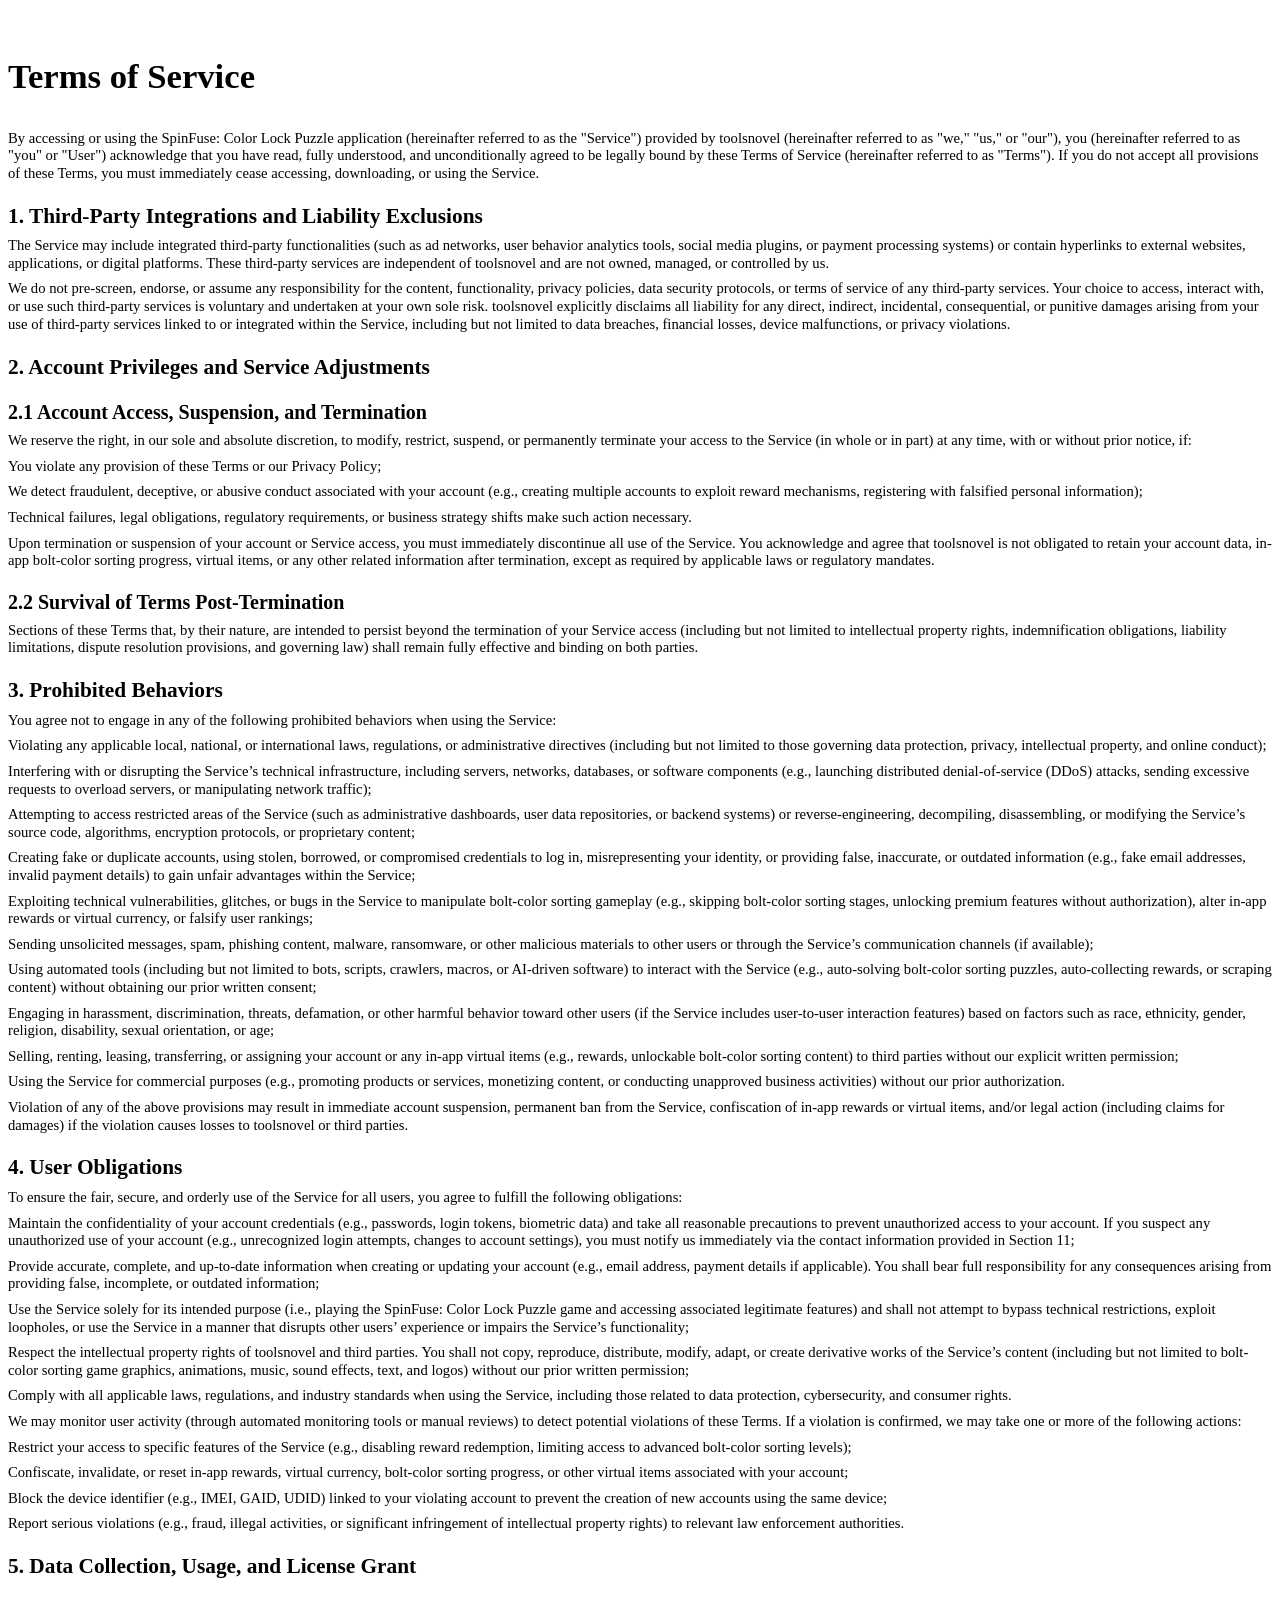
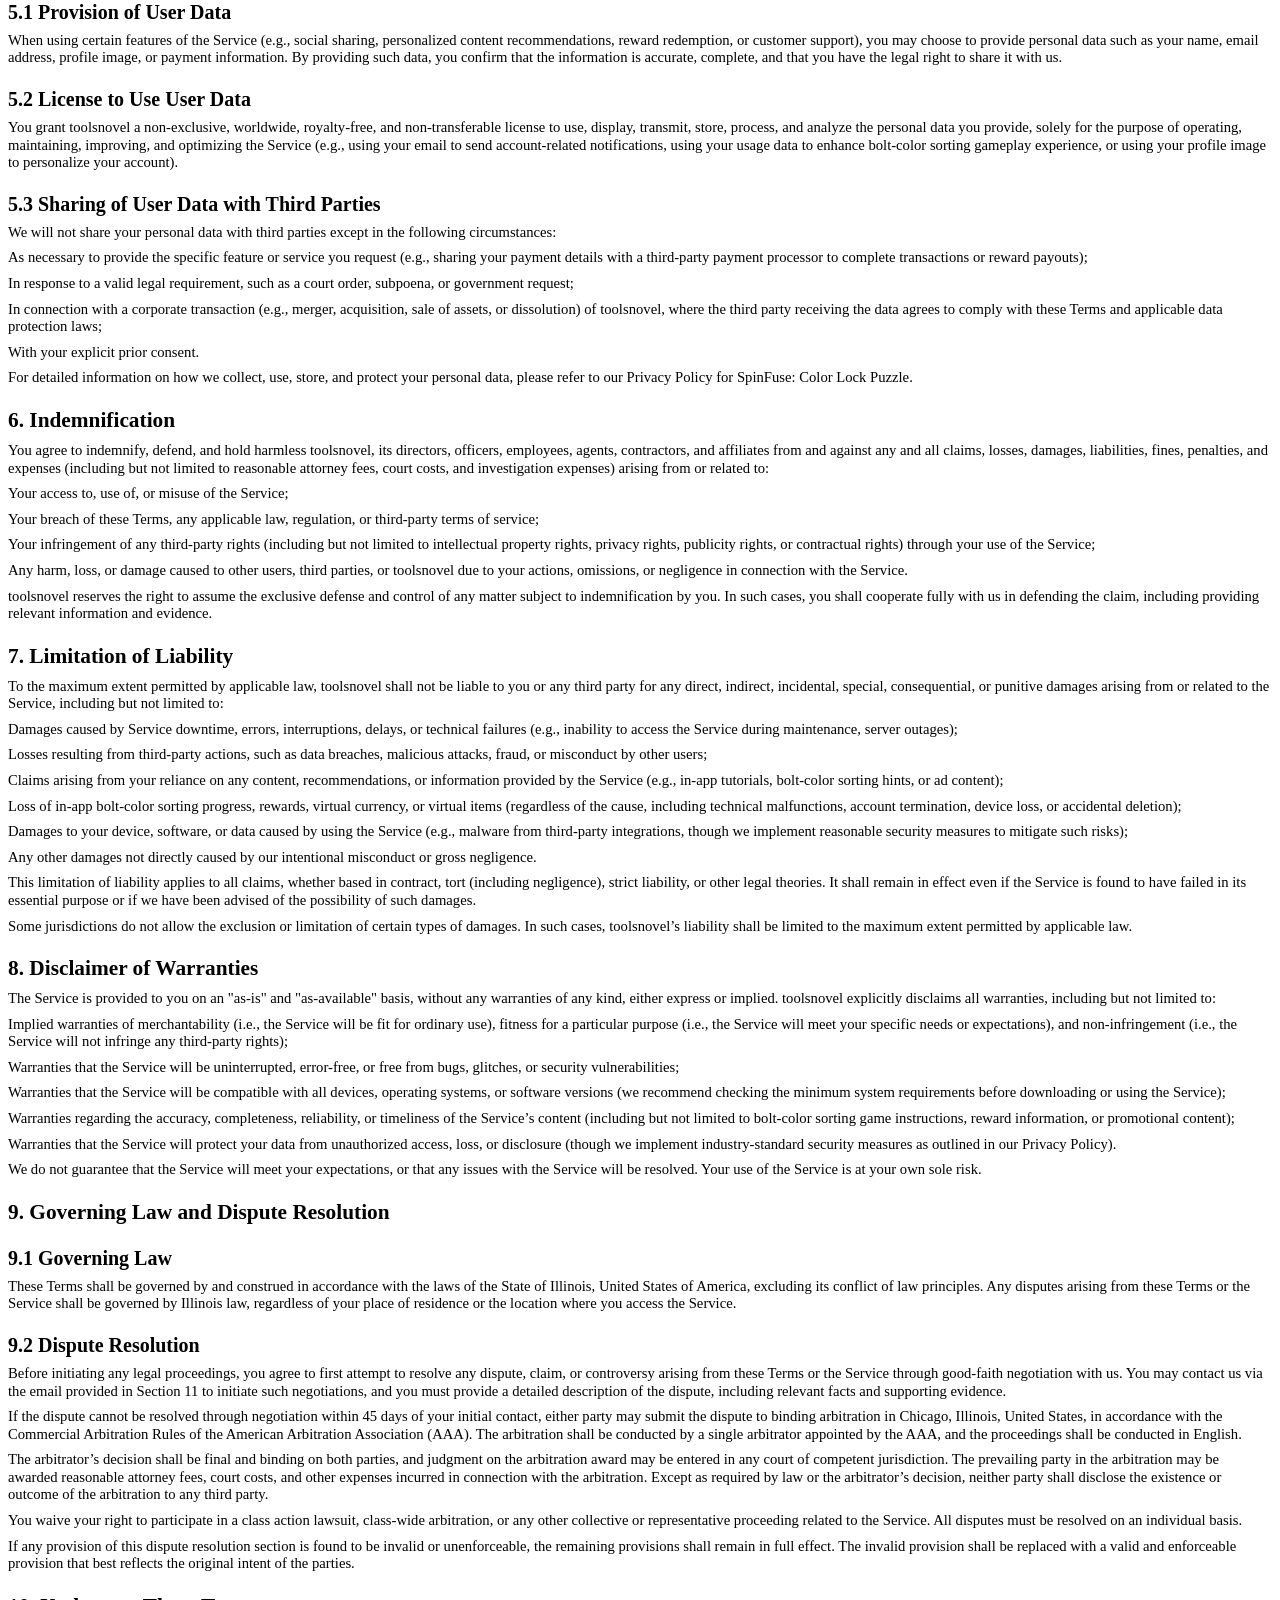
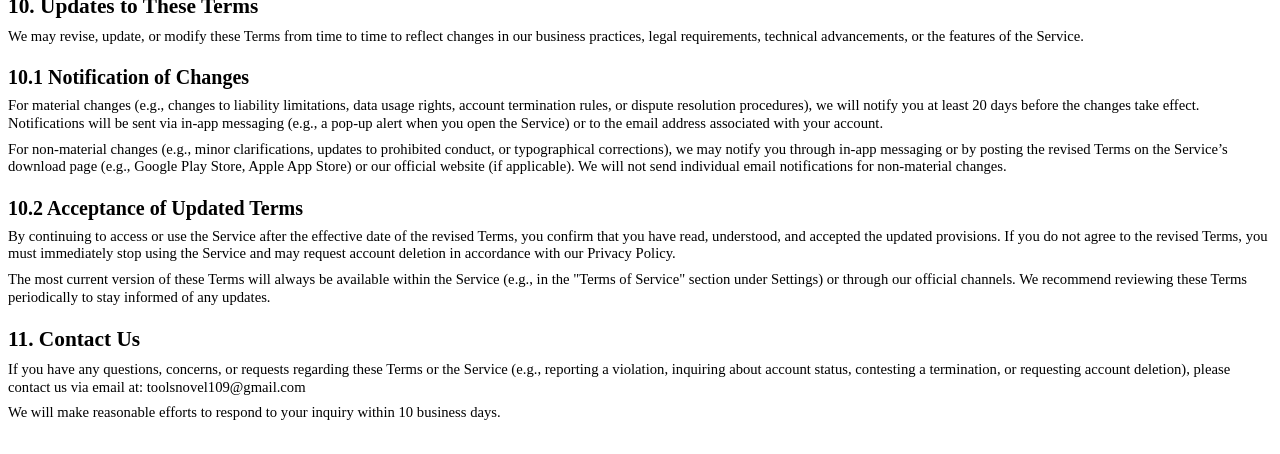
<file: bolt_color/terms-of-service.html>
<html><head><meta http-equiv="Content-Type" content="text/html; charset=utf-8" /><meta http-equiv="Content-Style-Type" content="text/css" /><meta name="generator" content="Aspose.Words for .NET 17.1.0.0" /><title></title></head><body><div><div style="-aw-headerfooter-type:header-primary"><p style="margin-top:0pt; margin-bottom:0pt; text-align:justify; widows:0; orphans:0; font-size:10.5pt"><span style="font-family:Calibri">&#xa0;</span></p></div><p style="margin-top:24pt; margin-bottom:24pt; text-align:justify; line-height:120%; widows:0; orphans:0; font-size:26pt"><span style="font-family:'Segoe UI'; font-weight:bold">Terms of Service</span></p><p style="margin-top:6pt; margin-bottom:6pt; line-height:120%; widows:0; orphans:0; font-size:11pt"><span style="font-family:'Segoe UI'">By accessing or using the </span><span style="font-family:'Segoe UI'">SpinFuse: Color Lock Puzzle</span><span style="font-family:'Segoe UI'"> application (hereinafter referred to as the "Service") provided by toolsnovel (hereinafter referred to as "we," "us," or "our"), you (hereinafter referred to as "you" or "User") acknowledge that you have read, fully understood, and unconditionally agreed to be legally bound by these Terms of Service (hereinafter referred to as "Terms"). If you do not accept all provisions of these Terms, you must immediately cease accessing, downloading, or using the Service.</span></p><p style="margin-top:16pt; margin-bottom:6pt; line-height:120%; widows:0; orphans:0; font-size:16pt"><a name="heading_0"><span style="font-family:'Segoe UI'; font-weight:bold">1. Third-Party Integrations and Liability Exclusions</span></a></p><p style="margin-top:6pt; margin-bottom:6pt; line-height:120%; widows:0; orphans:0; font-size:11pt"><span style="font-family:'Segoe UI'">The Service may include integrated third-party functionalities (such as ad networks, user behavior analytics tools, social media plugins, or payment processing systems) or contain hyperlinks to external websites, applications, or digital platforms. These third-party services are independent of toolsnovel and are not owned, managed, or controlled by us.</span></p><p style="margin-top:6pt; margin-bottom:6pt; line-height:120%; widows:0; orphans:0; font-size:11pt"><span style="font-family:'Segoe UI'">We do not pre-screen, endorse, or assume any responsibility for the content, functionality, privacy policies, data security protocols, or terms of service of any third-party services. Your choice to access, interact with, or use such third-party services is voluntary and undertaken at your own sole risk. toolsnovel explicitly disclaims all liability for any direct, indirect, incidental, consequential, or punitive damages arising from your use of third-party services linked to or integrated within the Service, including but not limited to data breaches, financial losses, device malfunctions, or privacy violations.</span></p><p style="margin-top:16pt; margin-bottom:6pt; line-height:120%; widows:0; orphans:0; font-size:16pt"><a name="heading_1"><span style="font-family:'Segoe UI'; font-weight:bold">2. Account Privileges and Service Adjustments</span></a></p><p style="margin-top:15pt; margin-bottom:6pt; line-height:120%; widows:0; orphans:0; font-size:15pt"><a name="heading_2"><span style="font-family:'Segoe UI'; font-weight:bold">2.1 Account Access, Suspension, and Termination</span></a></p><p style="margin-top:6pt; margin-bottom:6pt; line-height:120%; widows:0; orphans:0; font-size:11pt"><span style="font-family:'Segoe UI'">We reserve the right, in our sole and absolute discretion, to modify, restrict, suspend, or permanently terminate your access to the Service (in whole or in part) at any time, with or without prior notice, if:</span></p><p style="margin-top:6pt; margin-bottom:6pt; line-height:120%; widows:0; orphans:0; font-size:11pt"><span style="font-family:'Segoe UI'">You violate any provision of these Terms or our Privacy Policy;</span></p><p style="margin-top:6pt; margin-bottom:6pt; line-height:120%; widows:0; orphans:0; font-size:11pt"><span style="font-family:'Segoe UI'">We detect fraudulent, deceptive, or abusive conduct associated with your account (e.g., creating multiple accounts to exploit reward mechanisms, registering with falsified personal information);</span></p><p style="margin-top:6pt; margin-bottom:6pt; line-height:120%; widows:0; orphans:0; font-size:11pt"><span style="font-family:'Segoe UI'">Technical failures, legal obligations, regulatory requirements, or business strategy shifts make such action necessary.</span></p><p style="margin-top:6pt; margin-bottom:6pt; line-height:120%; widows:0; orphans:0; font-size:11pt"><span style="font-family:'Segoe UI'">Upon termination or suspension of your account or Service access, you must immediately discontinue all use of the Service. You acknowledge and agree that toolsnovel is not obligated to retain your account data, in-app bolt-color sorting progress, virtual items, or any other related information after termination, except as required by applicable laws or regulatory mandates.</span></p><p style="margin-top:15pt; margin-bottom:6pt; line-height:120%; widows:0; orphans:0; font-size:15pt"><a name="heading_3"><span style="font-family:'Segoe UI'; font-weight:bold">2.2 Survival of Terms Post-Termination</span></a></p><p style="margin-top:6pt; margin-bottom:6pt; line-height:120%; widows:0; orphans:0; font-size:11pt"><span style="font-family:'Segoe UI'">Sections of these Terms that, by their nature, are intended to persist beyond the termination of your Service access (including but not limited to intellectual property rights, indemnification obligations, liability limitations, dispute resolution provisions, and governing law) shall remain fully effective and binding on both parties.</span></p><p style="margin-top:16pt; margin-bottom:6pt; line-height:120%; widows:0; orphans:0; font-size:16pt"><a name="heading_4"><span style="font-family:'Segoe UI'; font-weight:bold">3. Prohibited Behaviors</span></a></p><p style="margin-top:6pt; margin-bottom:6pt; line-height:120%; widows:0; orphans:0; font-size:11pt"><span style="font-family:'Segoe UI'">You agree not to engage in any of the following prohibited behaviors when using the Service:</span></p><p style="margin-top:6pt; margin-bottom:6pt; line-height:120%; widows:0; orphans:0; font-size:11pt"><span style="font-family:'Segoe UI'">Violating any applicable local, national, or international laws, regulations, or administrative directives (including but not limited to those governing data protection, privacy, intellectual property, and online conduct);</span></p><p style="margin-top:6pt; margin-bottom:6pt; line-height:120%; widows:0; orphans:0; font-size:11pt"><span style="font-family:'Segoe UI'">Interfering with or disrupting the Service’s technical infrastructure, including servers, networks, databases, or software components (e.g., launching distributed denial-of-service (DDoS) attacks, sending excessive requests to overload servers, or manipulating network traffic);</span></p><p style="margin-top:6pt; margin-bottom:6pt; line-height:120%; widows:0; orphans:0; font-size:11pt"><span style="font-family:'Segoe UI'">Attempting to access restricted areas of the Service (such as administrative dashboards, user data repositories, or backend systems) or reverse-engineering, decompiling, disassembling, or modifying the Service’s source code, algorithms, encryption protocols, or proprietary content;</span></p><p style="margin-top:6pt; margin-bottom:6pt; line-height:120%; widows:0; orphans:0; font-size:11pt"><span style="font-family:'Segoe UI'">Creating fake or duplicate accounts, using stolen, borrowed, or compromised credentials to log in, misrepresenting your identity, or providing false, inaccurate, or outdated information (e.g., fake email addresses, invalid payment details) to gain unfair advantages within the Service;</span></p><p style="margin-top:6pt; margin-bottom:6pt; line-height:120%; widows:0; orphans:0; font-size:11pt"><span style="font-family:'Segoe UI'">Exploiting technical vulnerabilities, glitches, or bugs in the Service to manipulate bolt-color sorting gameplay (e.g., skipping bolt-color sorting stages, unlocking premium features without authorization), alter in-app rewards or virtual currency, or falsify user rankings;</span></p><p style="margin-top:6pt; margin-bottom:6pt; line-height:120%; widows:0; orphans:0; font-size:11pt"><span style="font-family:'Segoe UI'">Sending unsolicited messages, spam, phishing content, malware, ransomware, or other malicious materials to other users or through the Service’s communication channels (if available);</span></p><p style="margin-top:6pt; margin-bottom:6pt; line-height:120%; widows:0; orphans:0; font-size:11pt"><span style="font-family:'Segoe UI'">Using automated tools (including but not limited to bots, scripts, crawlers, macros, or AI-driven software) to interact with the Service (e.g., auto-solving bolt-color sorting puzzles, auto-collecting rewards, or scraping content) without obtaining our prior written consent;</span></p><p style="margin-top:6pt; margin-bottom:6pt; line-height:120%; widows:0; orphans:0; font-size:11pt"><span style="font-family:'Segoe UI'">Engaging in harassment, discrimination, threats, defamation, or other harmful behavior toward other users (if the Service includes user-to-user interaction features) based on factors such as race, ethnicity, gender, religion, disability, sexual orientation, or age;</span></p><p style="margin-top:6pt; margin-bottom:6pt; line-height:120%; widows:0; orphans:0; font-size:11pt"><span style="font-family:'Segoe UI'">Selling, renting, leasing, transferring, or assigning your account or any in-app virtual items (e.g., rewards, unlockable bolt-color sorting content) to third parties without our explicit written permission;</span></p><p style="margin-top:6pt; margin-bottom:6pt; line-height:120%; widows:0; orphans:0; font-size:11pt"><span style="font-family:'Segoe UI'">Using the Service for commercial purposes (e.g., promoting products or services, monetizing content, or conducting unapproved business activities) without our prior authorization.</span></p><p style="margin-top:6pt; margin-bottom:6pt; line-height:120%; widows:0; orphans:0; font-size:11pt"><span style="font-family:'Segoe UI'">Violation of any of the above provisions may result in immediate account suspension, permanent ban from the Service, confiscation of in-app rewards or virtual items, and/or legal action (including claims for damages) if the violation causes losses to toolsnovel or third parties.</span></p><p style="margin-top:16pt; margin-bottom:6pt; line-height:120%; widows:0; orphans:0; font-size:16pt"><a name="heading_5"><span style="font-family:'Segoe UI'; font-weight:bold">4. User Obligations</span></a></p><p style="margin-top:6pt; margin-bottom:6pt; line-height:120%; widows:0; orphans:0; font-size:11pt"><span style="font-family:'Segoe UI'">To ensure the fair, secure, and orderly use of the Service for all users, you agree to fulfill the following obligations:</span></p><p style="margin-top:6pt; margin-bottom:6pt; line-height:120%; widows:0; orphans:0; font-size:11pt"><span style="font-family:'Segoe UI'">Maintain the confidentiality of your account credentials (e.g., passwords, login tokens, biometric data) and take all reasonable precautions to prevent unauthorized access to your account. If you suspect any unauthorized use of your account (e.g., unrecognized login attempts, changes to account settings), you must notify us immediately via the contact information provided in Section 11;</span></p><p style="margin-top:6pt; margin-bottom:6pt; line-height:120%; widows:0; orphans:0; font-size:11pt"><span style="font-family:'Segoe UI'">Provide accurate, complete, and up-to-date information when creating or updating your account (e.g., email address, payment details if applicable). You shall bear full responsibility for any consequences arising from providing false, incomplete, or outdated information;</span></p><p style="margin-top:6pt; margin-bottom:6pt; line-height:120%; widows:0; orphans:0; font-size:11pt"><span style="font-family:'Segoe UI'">Use the Service solely for its intended purpose (i.e., playing the </span><span style="font-family:'Segoe UI'">SpinFuse: Color Lock Puzzle</span><span style="font-family:'Segoe UI'"> game and accessing associated legitimate features) and shall not attempt to bypass technical restrictions, exploit loopholes, or use the Service in a manner that disrupts other users’ experience or impairs the Service’s functionality;</span></p><p style="margin-top:6pt; margin-bottom:6pt; line-height:120%; widows:0; orphans:0; font-size:11pt"><span style="font-family:'Segoe UI'">Respect the intellectual property rights of toolsnovel and third parties. You shall not copy, reproduce, distribute, modify, adapt, or create derivative works of the Service’s content (including but not limited to bolt-color sorting game graphics, animations, music, sound effects, text, and logos) without our prior written permission;</span></p><p style="margin-top:6pt; margin-bottom:6pt; line-height:120%; widows:0; orphans:0; font-size:11pt"><span style="font-family:'Segoe UI'">Comply with all applicable laws, regulations, and industry standards when using the Service, including those related to data protection, cybersecurity, and consumer rights.</span></p><p style="margin-top:6pt; margin-bottom:6pt; line-height:120%; widows:0; orphans:0; font-size:11pt"><span style="font-family:'Segoe UI'">We may monitor user activity (through automated monitoring tools or manual reviews) to detect potential violations of these Terms. If a violation is confirmed, we may take one or more of the following actions:</span></p><p style="margin-top:6pt; margin-bottom:6pt; line-height:120%; widows:0; orphans:0; font-size:11pt"><span style="font-family:'Segoe UI'">Restrict your access to specific features of the Service (e.g., disabling reward redemption, limiting access to advanced bolt-color sorting levels);</span></p><p style="margin-top:6pt; margin-bottom:6pt; line-height:120%; widows:0; orphans:0; font-size:11pt"><span style="font-family:'Segoe UI'">Confiscate, invalidate, or reset in-app rewards, virtual currency, bolt-color sorting progress, or other virtual items associated with your account;</span></p><p style="margin-top:6pt; margin-bottom:6pt; line-height:120%; widows:0; orphans:0; font-size:11pt"><span style="font-family:'Segoe UI'">Block the device identifier (e.g., IMEI, GAID, UDID) linked to your violating account to prevent the creation of new accounts using the same device;</span></p><p style="margin-top:6pt; margin-bottom:6pt; line-height:120%; widows:0; orphans:0; font-size:11pt"><span style="font-family:'Segoe UI'">Report serious violations (e.g., fraud, illegal activities, or significant infringement of intellectual property rights) to relevant law enforcement authorities.</span></p><p style="margin-top:16pt; margin-bottom:6pt; line-height:120%; widows:0; orphans:0; font-size:16pt"><a name="heading_6"><span style="font-family:'Segoe UI'; font-weight:bold">5. Data Collection, Usage, and License Grant</span></a></p><p style="margin-top:15pt; margin-bottom:6pt; line-height:120%; widows:0; orphans:0; font-size:15pt"><a name="heading_7"><span style="font-family:'Segoe UI'; font-weight:bold">5.1 Provision of User Data</span></a></p><p style="margin-top:6pt; margin-bottom:6pt; line-height:120%; widows:0; orphans:0; font-size:11pt"><span style="font-family:'Segoe UI'">When using certain features of the Service (e.g., social sharing, personalized content recommendations, reward redemption, or customer support), you may choose to provide personal data such as your name, email address, profile image, or payment information. By providing such data, you confirm that the information is accurate, complete, and that you have the legal right to share it with us.</span></p><p style="margin-top:15pt; margin-bottom:6pt; line-height:120%; widows:0; orphans:0; font-size:15pt"><a name="heading_8"><span style="font-family:'Segoe UI'; font-weight:bold">5.2 License to Use User Data</span></a></p><p style="margin-top:6pt; margin-bottom:6pt; line-height:120%; widows:0; orphans:0; font-size:11pt"><span style="font-family:'Segoe UI'">You grant toolsnovel a non-exclusive, worldwide, royalty-free, and non-transferable license to use, display, transmit, store, process, and analyze the personal data you provide, solely for the purpose of operating, maintaining, improving, and optimizing the Service (e.g., using your email to send account-related notifications, using your usage data to enhance bolt-color sorting gameplay experience, or using your profile image to personalize your account).</span></p><p style="margin-top:15pt; margin-bottom:6pt; line-height:120%; widows:0; orphans:0; font-size:15pt"><a name="heading_9"><span style="font-family:'Segoe UI'; font-weight:bold">5.3 Sharing of User Data with Third Parties</span></a></p><p style="margin-top:6pt; margin-bottom:6pt; line-height:120%; widows:0; orphans:0; font-size:11pt"><span style="font-family:'Segoe UI'">We will not share your personal data with third parties except in the following circumstances:</span></p><p style="margin-top:6pt; margin-bottom:6pt; line-height:120%; widows:0; orphans:0; font-size:11pt"><span style="font-family:'Segoe UI'">As necessary to provide the specific feature or service you request (e.g., sharing your payment details with a third-party payment processor to complete transactions or reward payouts);</span></p><p style="margin-top:6pt; margin-bottom:6pt; line-height:120%; widows:0; orphans:0; font-size:11pt"><span style="font-family:'Segoe UI'">In response to a valid legal requirement, such as a court order, subpoena, or government request;</span></p><p style="margin-top:6pt; margin-bottom:6pt; line-height:120%; widows:0; orphans:0; font-size:11pt"><span style="font-family:'Segoe UI'">In connection with a corporate transaction (e.g., merger, acquisition, sale of assets, or dissolution) of toolsnovel, where the third party receiving the data agrees to comply with these Terms and applicable data protection laws;</span></p><p style="margin-top:6pt; margin-bottom:6pt; line-height:120%; widows:0; orphans:0; font-size:11pt"><span style="font-family:'Segoe UI'">With your explicit prior consent.</span></p><p style="margin-top:6pt; margin-bottom:6pt; line-height:120%; widows:0; orphans:0; font-size:11pt"><span style="font-family:'Segoe UI'">For detailed information on how we collect, use, store, and protect your personal data, please refer to our Privacy Policy for </span><span style="font-family:'Segoe UI'">SpinFuse: Color Lock Puzzle</span><span style="font-family:'Segoe UI'">.</span></p><p style="margin-top:16pt; margin-bottom:6pt; line-height:120%; widows:0; orphans:0; font-size:16pt"><a name="heading_10"><span style="font-family:'Segoe UI'; font-weight:bold">6. Indemnification</span></a></p><p style="margin-top:6pt; margin-bottom:6pt; line-height:120%; widows:0; orphans:0; font-size:11pt"><span style="font-family:'Segoe UI'">You agree to indemnify, defend, and hold harmless toolsnovel, its directors, officers, employees, agents, contractors, and affiliates from and against any and all claims, losses, damages, liabilities, fines, penalties, and expenses (including but not limited to reasonable attorney fees, court costs, and investigation expenses) arising from or related to:</span></p><p style="margin-top:6pt; margin-bottom:6pt; line-height:120%; widows:0; orphans:0; font-size:11pt"><span style="font-family:'Segoe UI'">Your access to, use of, or misuse of the Service;</span></p><p style="margin-top:6pt; margin-bottom:6pt; line-height:120%; widows:0; orphans:0; font-size:11pt"><span style="font-family:'Segoe UI'">Your breach of these Terms, any applicable law, regulation, or third-party terms of service;</span></p><p style="margin-top:6pt; margin-bottom:6pt; line-height:120%; widows:0; orphans:0; font-size:11pt"><span style="font-family:'Segoe UI'">Your infringement of any third-party rights (including but not limited to intellectual property rights, privacy rights, publicity rights, or contractual rights) through your use of the Service;</span></p><p style="margin-top:6pt; margin-bottom:6pt; line-height:120%; widows:0; orphans:0; font-size:11pt"><span style="font-family:'Segoe UI'">Any harm, loss, or damage caused to other users, third parties, or toolsnovel due to your actions, omissions, or negligence in connection with the Service.</span></p><p style="margin-top:6pt; margin-bottom:6pt; line-height:120%; widows:0; orphans:0; font-size:11pt"><span style="font-family:'Segoe UI'">toolsnovel reserves the right to assume the exclusive defense and control of any matter subject to indemnification by you. In such cases, you shall cooperate fully with us in defending the claim, including providing relevant information and evidence.</span></p><p style="margin-top:16pt; margin-bottom:6pt; line-height:120%; widows:0; orphans:0; font-size:16pt"><a name="heading_11"><span style="font-family:'Segoe UI'; font-weight:bold">7. Limitation of Liability</span></a></p><p style="margin-top:6pt; margin-bottom:6pt; line-height:120%; widows:0; orphans:0; font-size:11pt"><span style="font-family:'Segoe UI'">To the maximum extent permitted by applicable law, toolsnovel shall not be liable to you or any third party for any direct, indirect, incidental, special, consequential, or punitive damages arising from or related to the Service, including but not limited to:</span></p><p style="margin-top:6pt; margin-bottom:6pt; line-height:120%; widows:0; orphans:0; font-size:11pt"><span style="font-family:'Segoe UI'">Damages caused by Service downtime, errors, interruptions, delays, or technical failures (e.g., inability to access the Service during maintenance, server outages);</span></p><p style="margin-top:6pt; margin-bottom:6pt; line-height:120%; widows:0; orphans:0; font-size:11pt"><span style="font-family:'Segoe UI'">Losses resulting from third-party actions, such as data breaches, malicious attacks, fraud, or misconduct by other users;</span></p><p style="margin-top:6pt; margin-bottom:6pt; line-height:120%; widows:0; orphans:0; font-size:11pt"><span style="font-family:'Segoe UI'">Claims arising from your reliance on any content, recommendations, or information provided by the Service (e.g., in-app tutorials, bolt-color sorting hints, or ad content);</span></p><p style="margin-top:6pt; margin-bottom:6pt; line-height:120%; widows:0; orphans:0; font-size:11pt"><span style="font-family:'Segoe UI'">Loss of in-app bolt-color sorting progress, rewards, virtual currency, or virtual items (regardless of the cause, including technical malfunctions, account termination, device loss, or accidental deletion);</span></p><p style="margin-top:6pt; margin-bottom:6pt; line-height:120%; widows:0; orphans:0; font-size:11pt"><span style="font-family:'Segoe UI'">Damages to your device, software, or data caused by using the Service (e.g., malware from third-party integrations, though we implement reasonable security measures to mitigate such risks);</span></p><p style="margin-top:6pt; margin-bottom:6pt; line-height:120%; widows:0; orphans:0; font-size:11pt"><span style="font-family:'Segoe UI'">Any other damages not directly caused by our intentional misconduct or gross negligence.</span></p><p style="margin-top:6pt; margin-bottom:6pt; line-height:120%; widows:0; orphans:0; font-size:11pt"><span style="font-family:'Segoe UI'">This limitation of liability applies to all claims, whether based in contract, tort (including negligence), strict liability, or other legal theories. It shall remain in effect even if the Service is found to have failed in its essential purpose or if we have been advised of the possibility of such damages.</span></p><p style="margin-top:6pt; margin-bottom:6pt; line-height:120%; widows:0; orphans:0; font-size:11pt"><span style="font-family:'Segoe UI'">Some jurisdictions do not allow the exclusion or limitation of certain types of damages. In such cases, toolsnovel’s liability shall be limited to the maximum extent permitted by applicable law.</span></p><p style="margin-top:16pt; margin-bottom:6pt; line-height:120%; widows:0; orphans:0; font-size:16pt"><a name="heading_12"><span style="font-family:'Segoe UI'; font-weight:bold">8. Disclaimer of Warranties</span></a></p><p style="margin-top:6pt; margin-bottom:6pt; line-height:120%; widows:0; orphans:0; font-size:11pt"><span style="font-family:'Segoe UI'">The Service is provided to you on an "as-is" and "as-available" basis, without any warranties of any kind, either express or implied. toolsnovel explicitly disclaims all warranties, including but not limited to:</span></p><p style="margin-top:6pt; margin-bottom:6pt; line-height:120%; widows:0; orphans:0; font-size:11pt"><span style="font-family:'Segoe UI'">Implied warranties of merchantability (i.e., the Service will be fit for ordinary use), fitness for a particular purpose (i.e., the Service will meet your specific needs or expectations), and non-infringement (i.e., the Service will not infringe any third-party rights);</span></p><p style="margin-top:6pt; margin-bottom:6pt; line-height:120%; widows:0; orphans:0; font-size:11pt"><span style="font-family:'Segoe UI'">Warranties that the Service will be uninterrupted, error-free, or free from bugs, glitches, or security vulnerabilities;</span></p><p style="margin-top:6pt; margin-bottom:6pt; line-height:120%; widows:0; orphans:0; font-size:11pt"><span style="font-family:'Segoe UI'">Warranties that the Service will be compatible with all devices, operating systems, or software versions (we recommend checking the minimum system requirements before downloading or using the Service);</span></p><p style="margin-top:6pt; margin-bottom:6pt; line-height:120%; widows:0; orphans:0; font-size:11pt"><span style="font-family:'Segoe UI'">Warranties regarding the accuracy, completeness, reliability, or timeliness of the Service’s content (including but not limited to bolt-color sorting game instructions, reward information, or promotional content);</span></p><p style="margin-top:6pt; margin-bottom:6pt; line-height:120%; widows:0; orphans:0; font-size:11pt"><span style="font-family:'Segoe UI'">Warranties that the Service will protect your data from unauthorized access, loss, or disclosure (though we implement industry-standard security measures as outlined in our Privacy Policy).</span></p><p style="margin-top:6pt; margin-bottom:6pt; line-height:120%; widows:0; orphans:0; font-size:11pt"><span style="font-family:'Segoe UI'">We do not guarantee that the Service will meet your expectations, or that any issues with the Service will be resolved. Your use of the Service is at your own sole risk.</span></p><p style="margin-top:16pt; margin-bottom:6pt; line-height:120%; widows:0; orphans:0; font-size:16pt"><a name="heading_13"><span style="font-family:'Segoe UI'; font-weight:bold">9. Governing Law and Dispute Resolution</span></a></p><p style="margin-top:15pt; margin-bottom:6pt; line-height:120%; widows:0; orphans:0; font-size:15pt"><a name="heading_14"><span style="font-family:'Segoe UI'; font-weight:bold">9.1 Governing Law</span></a></p><p style="margin-top:6pt; margin-bottom:6pt; line-height:120%; widows:0; orphans:0; font-size:11pt"><span style="font-family:'Segoe UI'">These Terms shall be governed by and construed in accordance with the laws of the State of Illinois, United States of America, excluding its conflict of law principles. Any disputes arising from these Terms or the Service shall be governed by Illinois law, regardless of your place of residence or the location where you access the Service.</span></p><p style="margin-top:15pt; margin-bottom:6pt; line-height:120%; widows:0; orphans:0; font-size:15pt"><a name="heading_15"><span style="font-family:'Segoe UI'; font-weight:bold">9.2 Dispute Resolution</span></a></p><p style="margin-top:6pt; margin-bottom:6pt; line-height:120%; widows:0; orphans:0; font-size:11pt"><span style="font-family:'Segoe UI'">Before initiating any legal proceedings, you agree to first attempt to resolve any dispute, claim, or controversy arising from these Terms or the Service through good-faith negotiation with us. You may contact us via the email provided in Section 11 to initiate such negotiations, and you must provide a detailed description of the dispute, including relevant facts and supporting evidence.</span></p><p style="margin-top:6pt; margin-bottom:6pt; line-height:120%; widows:0; orphans:0; font-size:11pt"><span style="font-family:'Segoe UI'">If the dispute cannot be resolved through negotiation within 45 days of your initial contact, either party may submit the dispute to binding arbitration in Chicago, Illinois, United States, in accordance with the Commercial Arbitration Rules of the American Arbitration Association (AAA). The arbitration shall be conducted by a single arbitrator appointed by the AAA, and the proceedings shall be conducted in English.</span></p><p style="margin-top:6pt; margin-bottom:6pt; line-height:120%; widows:0; orphans:0; font-size:11pt"><span style="font-family:'Segoe UI'">The arbitrator’s decision shall be final and binding on both parties, and judgment on the arbitration award may be entered in any court of competent jurisdiction. The prevailing party in the arbitration may be awarded reasonable attorney fees, court costs, and other expenses incurred in connection with the arbitration. Except as required by law or the arbitrator’s decision, neither party shall disclose the existence or outcome of the arbitration to any third party.</span></p><p style="margin-top:6pt; margin-bottom:6pt; line-height:120%; widows:0; orphans:0; font-size:11pt"><span style="font-family:'Segoe UI'">You waive your right to participate in a class action lawsuit, class-wide arbitration, or any other collective or representative proceeding related to the Service. All disputes must be resolved on an individual basis.</span></p><p style="margin-top:6pt; margin-bottom:6pt; line-height:120%; widows:0; orphans:0; font-size:11pt"><span style="font-family:'Segoe UI'">If any provision of this dispute resolution section is found to be invalid or unenforceable, the remaining provisions shall remain in full effect. The invalid provision shall be replaced with a valid and enforceable provision that best reflects the original intent of the parties.</span></p><p style="margin-top:16pt; margin-bottom:6pt; line-height:120%; widows:0; orphans:0; font-size:16pt"><a name="heading_16"><span style="font-family:'Segoe UI'; font-weight:bold">10. Updates to These Terms</span></a></p><p style="margin-top:6pt; margin-bottom:6pt; line-height:120%; widows:0; orphans:0; font-size:11pt"><span style="font-family:'Segoe UI'">We may revise, update, or modify these Terms from time to time to reflect changes in our business practices, legal requirements, technical advancements, or the features of the Service.</span></p><p style="margin-top:15pt; margin-bottom:6pt; line-height:120%; widows:0; orphans:0; font-size:15pt"><a name="heading_17"><span style="font-family:'Segoe UI'; font-weight:bold">10.1 Notification of Changes</span></a></p><p style="margin-top:6pt; margin-bottom:6pt; line-height:120%; widows:0; orphans:0; font-size:11pt"><span style="font-family:'Segoe UI'">For material changes (e.g., changes to liability limitations, data usage rights, account termination rules, or dispute resolution procedures), we will notify you at least 20 days before the changes take effect. Notifications will be sent via in-app messaging (e.g., a pop-up alert when you open the Service) or to the email address associated with your account.</span></p><p style="margin-top:6pt; margin-bottom:6pt; line-height:120%; widows:0; orphans:0; font-size:11pt"><span style="font-family:'Segoe UI'">For non-material changes (e.g., minor clarifications, updates to prohibited conduct, or typographical corrections), we may notify you through in-app messaging or by posting the revised Terms on the Service’s download page (e.g., Google Play Store, Apple App Store) or our official website (if applicable). We will not send individual email notifications for non-material changes.</span></p><p style="margin-top:15pt; margin-bottom:6pt; line-height:120%; widows:0; orphans:0; font-size:15pt"><a name="heading_18"><span style="font-family:'Segoe UI'; font-weight:bold">10.2 Acceptance of Updated Terms</span></a></p><p style="margin-top:6pt; margin-bottom:6pt; line-height:120%; widows:0; orphans:0; font-size:11pt"><span style="font-family:'Segoe UI'">By continuing to access or use the Service after the effective date of the revised Terms, you confirm that you have read, understood, and accepted the updated provisions. If you do not agree to the revised Terms, you must immediately stop using the Service and may request account deletion in accordance with our Privacy Policy.</span></p><p style="margin-top:6pt; margin-bottom:6pt; line-height:120%; widows:0; orphans:0; font-size:11pt"><span style="font-family:'Segoe UI'">The most current version of these Terms will always be available within the Service (e.g., in the "Terms of Service" section under Settings) or through our official channels. We recommend reviewing these Terms periodically to stay informed of any updates.</span></p><p style="margin-top:16pt; margin-bottom:6pt; line-height:120%; widows:0; orphans:0; font-size:16pt"><a name="heading_19"><span style="font-family:'Segoe UI'; font-weight:bold">11. Contact Us</span></a></p><p style="margin-top:6pt; margin-bottom:6pt; line-height:120%; widows:0; orphans:0; font-size:11pt"><span style="font-family:'Segoe UI'">If you have any questions, concerns, or requests regarding these Terms or the Service (e.g., reporting a violation, inquiring about account status, contesting a termination, or requesting account deletion), please contact us via email at: </span><a href="mailto:toolsnovel109@gmail.com" style="text-decoration:none"><span style="font-family:'Segoe UI'; color:#000000">toolsnovel109@gmail.com</span></a></p><p style="margin-top:6pt; margin-bottom:6pt; line-height:120%; widows:0; orphans:0; font-size:11pt"><span style="font-family:'Segoe UI'">We will make reasonable efforts to respond to your inquiry within 10 business days.</span></p><div style="-aw-headerfooter-type:footer-primary"><p style="margin-top:0pt; margin-bottom:0pt; text-align:justify; widows:0; orphans:0; font-size:10.5pt"><span style="font-family:Calibri">&#xa0;</span></p></div></div></body></html>
</file>
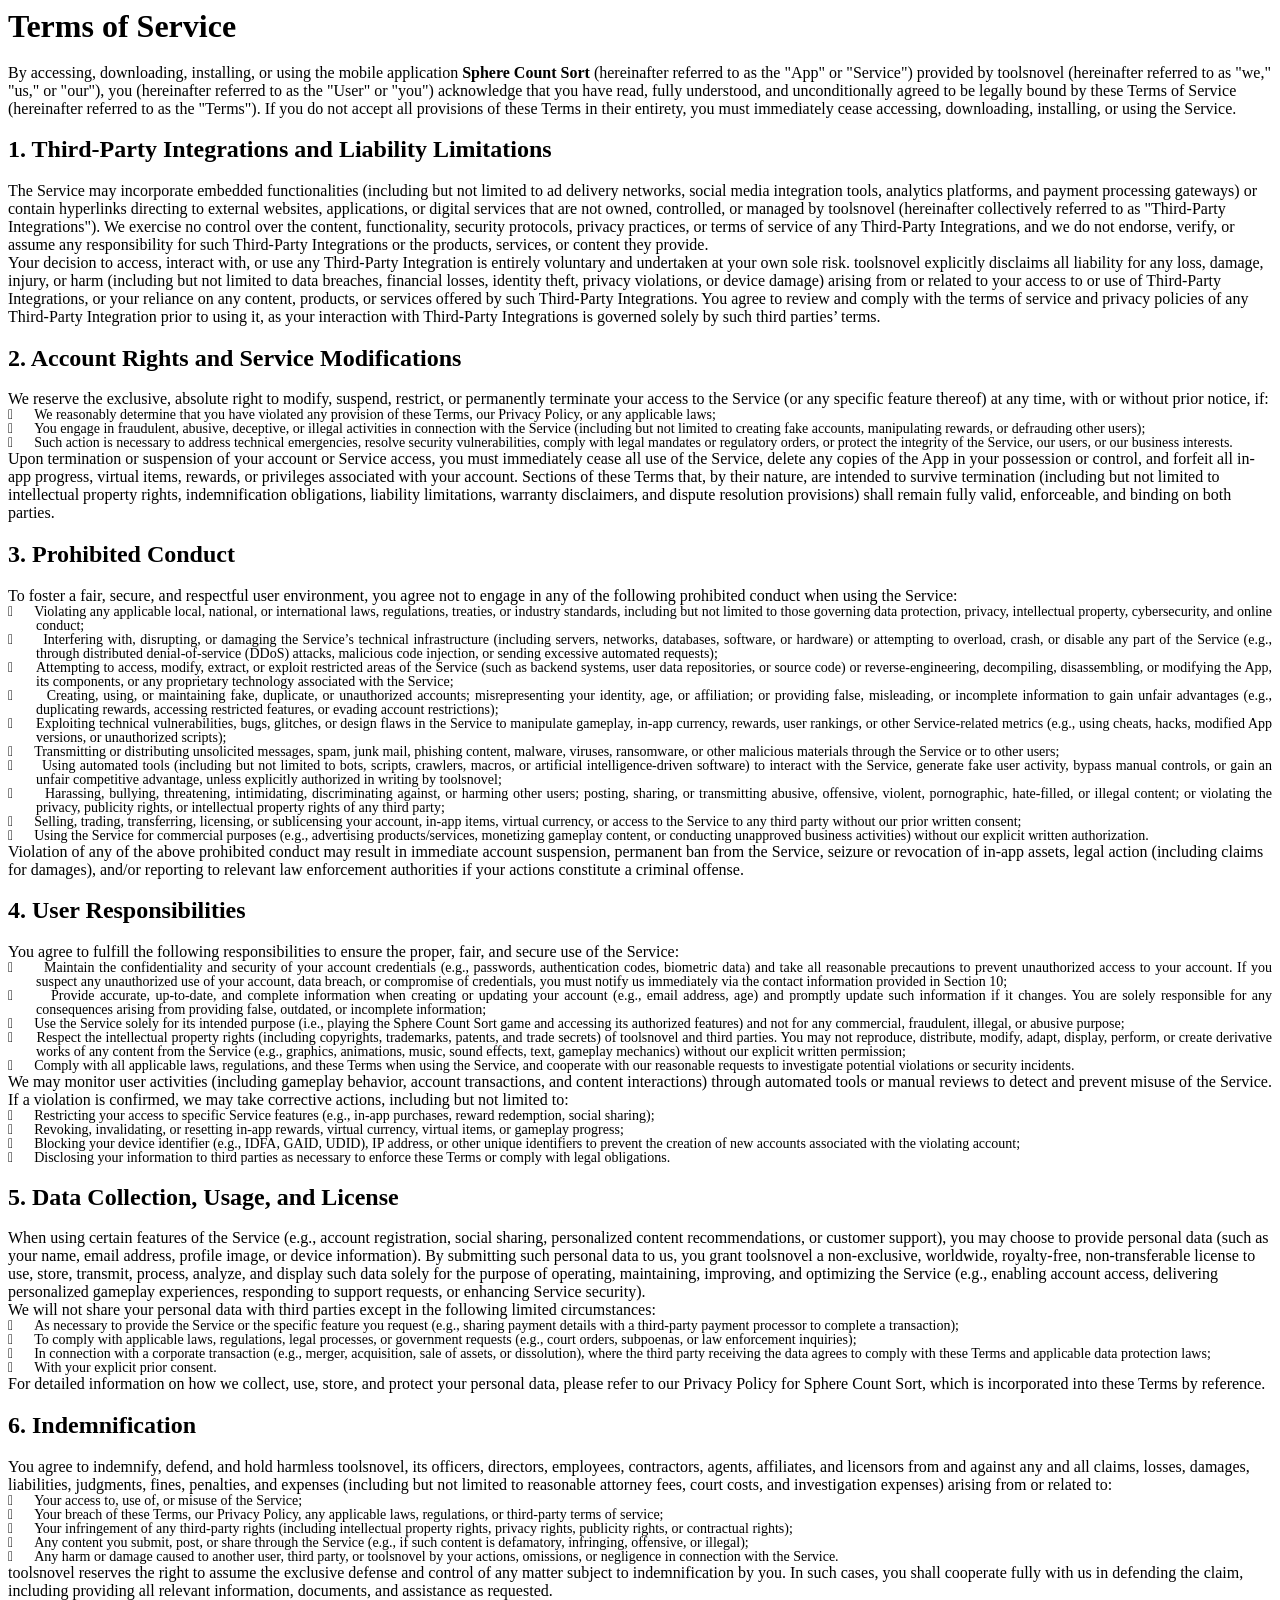
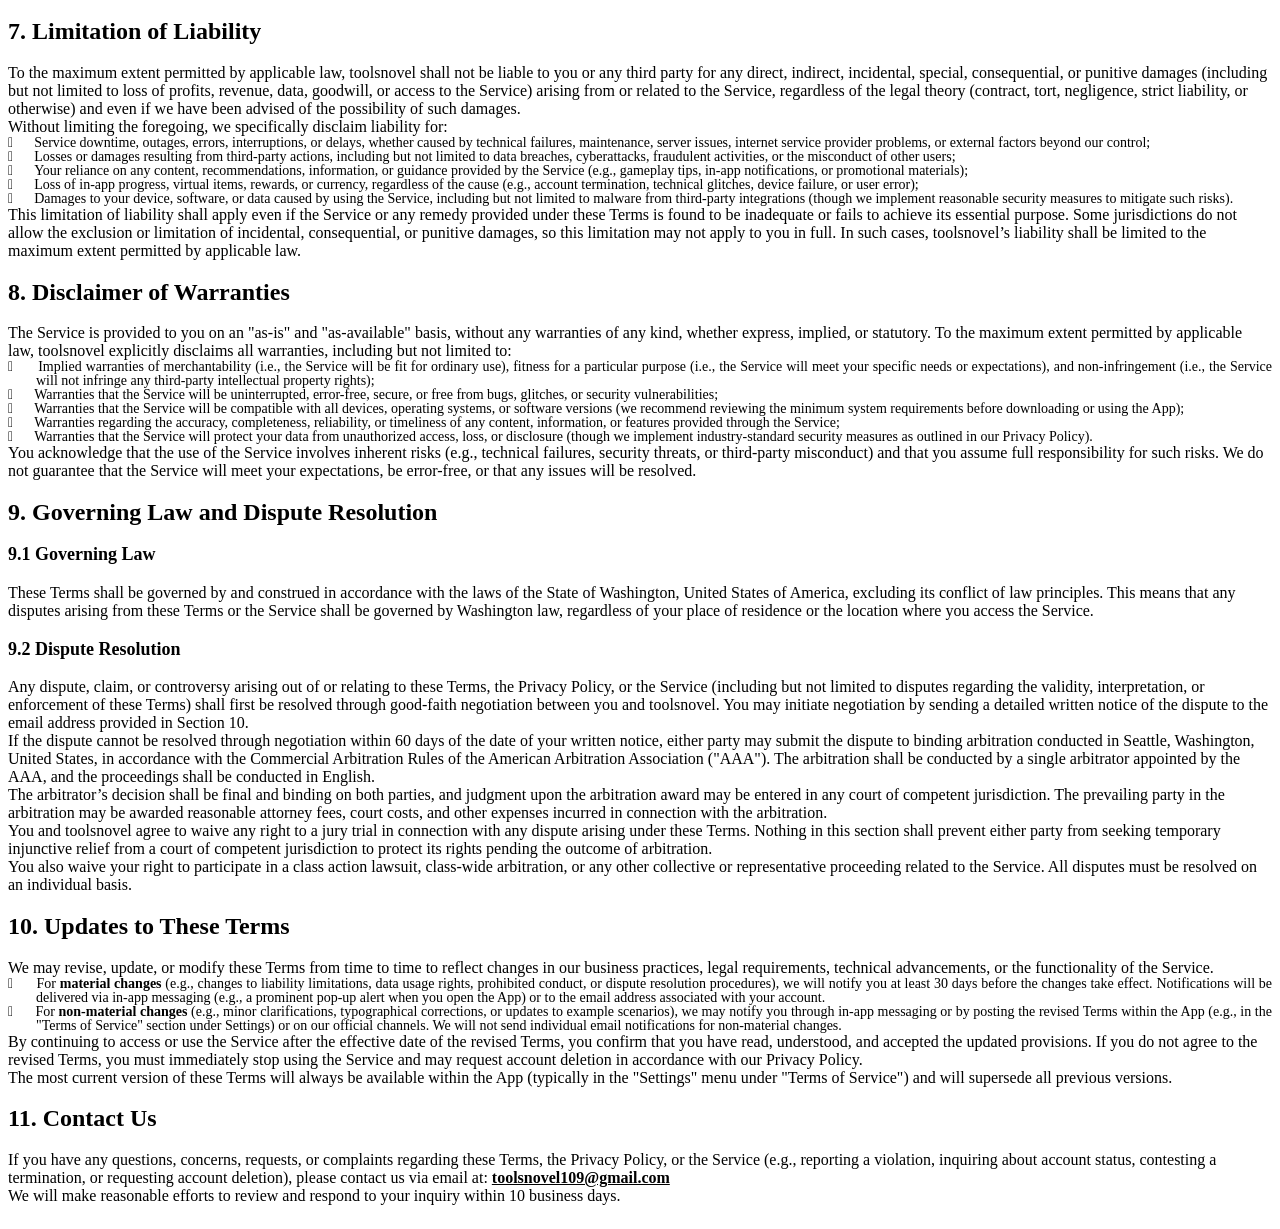
<file: sphere/terms-of-service.html>
<html><head><meta http-equiv="Content-Type" content="text/html; charset=utf-8" /><meta http-equiv="Content-Style-Type" content="text/css" /><meta name="generator" content="Aspose.Words for .NET 17.1.0.0" /><title></title></head><body><div><h1 style="margin-top:0pt; margin-bottom:14pt"><span style="font-family:'Segoe UI'">Terms of Service</span></h1><p style="margin-top:0pt; margin-bottom:0pt; font-size:12pt"><span style="font-family:'Segoe UI'">By accessing, downloading, installing, or using the mobile application </span><span style="font-family:'Segoe UI'; font-weight:bold">Sphere Count Sort</span><span style="font-family:'Segoe UI'"> (hereinafter referred to as the "App" or "Service") provided by toolsnovel (hereinafter referred to as "we," "us," or "our"), you (hereinafter referred to as the "User" or "you") acknowledge that you have read, fully understood, and unconditionally agreed to be legally bound by these Terms of Service (hereinafter referred to as the "Terms"). If you do not accept all provisions of these Terms in their entirety, you must immediately cease accessing, downloading, installing, or using the Service.</span></p><h2 style="margin-top:14pt; margin-bottom:14pt"><span style="font-family:'Segoe UI'">1. Third-Party Integrations and Liability Limitations</span></h2><p style="margin-top:0pt; margin-bottom:0pt; font-size:12pt"><span style="font-family:'Segoe UI'">The Service may incorporate embedded functionalities (including but not limited to ad delivery networks, social media integration tools, analytics platforms, and payment processing gateways) or contain hyperlinks directing to external websites, applications, or digital services that are not owned, controlled, or managed by toolsnovel (hereinafter collectively referred to as "Third-Party Integrations"). We exercise no control over the content, functionality, security protocols, privacy practices, or terms of service of any Third-Party Integrations, and we do not endorse, verify, or assume any responsibility for such Third-Party Integrations or the products, services, or content they provide.</span></p><p style="margin-top:0pt; margin-bottom:0pt; font-size:12pt"><span style="font-family:'Segoe UI'">Your decision to access, interact with, or use any Third-Party Integration is entirely voluntary and undertaken at your own sole risk. toolsnovel explicitly disclaims all liability for any loss, damage, injury, or harm (including but not limited to data breaches, financial losses, identity theft, privacy violations, or device damage) arising from or related to your access to or use of Third-Party Integrations, or your reliance on any content, products, or services offered by such Third-Party Integrations. You agree to review and comply with the terms of service and privacy policies of any Third-Party Integration prior to using it, as your interaction with Third-Party Integrations is governed solely by such third parties</span><span style="font-family:'Segoe UI'">’</span><span style="font-family:'Segoe UI'"> terms.</span></p><h2 style="margin-top:14pt; margin-bottom:14pt"><span style="font-family:'Segoe UI'">2. Account Rights and Service Modifications</span></h2><p style="margin-top:0pt; margin-bottom:0pt; font-size:12pt"><span style="font-family:'Segoe UI'">We reserve the exclusive, absolute right to modify, suspend, restrict, or permanently terminate your access to the Service (or any specific feature thereof) at any time, with or without prior notice, if:</span></p><p style="margin-top:0pt; margin-left:21pt; margin-bottom:0pt; text-indent:-21pt; text-align:justify; line-height:10.5pt"><span style="font-family:Wingdings; font-size:10.5pt"></span><span style="font:7pt 'Times New Roman'">&#xa0;&#xa0;&#xa0;&#xa0;&#xa0;&#xa0;&#xa0;&#xa0; </span><span style="font-family:'Segoe UI'; font-size:10.5pt">We reasonably determine that you have violated any provision of these Terms, our Privacy Policy, or any applicable laws;</span></p><p style="margin-top:0pt; margin-left:21pt; margin-bottom:0pt; text-indent:-21pt; text-align:justify; line-height:10.5pt"><span style="font-family:Wingdings; font-size:10.5pt"></span><span style="font:7pt 'Times New Roman'">&#xa0;&#xa0;&#xa0;&#xa0;&#xa0;&#xa0;&#xa0;&#xa0; </span><span style="font-family:'Segoe UI'; font-size:10.5pt">You engage in fraudulent, abusive, deceptive, or illegal activities in connection with the Service (including but not limited to creating fake accounts, manipulating rewards, or defrauding other users);</span></p><p style="margin-top:0pt; margin-left:21pt; margin-bottom:0pt; text-indent:-21pt; text-align:justify; line-height:10.5pt"><span style="font-family:Wingdings; font-size:10.5pt"></span><span style="font:7pt 'Times New Roman'">&#xa0;&#xa0;&#xa0;&#xa0;&#xa0;&#xa0;&#xa0;&#xa0; </span><span style="font-family:'Segoe UI'; font-size:10.5pt">Such action is necessary to address technical emergencies, resolve security vulnerabilities, comply with legal mandates or regulatory orders, or protect the integrity of the Service, our users, or our business interests.</span></p><p style="margin-top:0pt; margin-bottom:0pt; font-size:12pt"><span style="font-family:'Segoe UI'">Upon termination or suspension of your account or Service access, you must immediately cease all use of the Service, delete any copies of the App in your possession or control, and forfeit all in-app progress, virtual items, rewards, or privileges associated with your account. Sections of these Terms that, by their nature, are intended to survive termination (including but not limited to intellectual property rights, indemnification obligations, liability limitations, warranty disclaimers, and dispute resolution provisions) shall remain fully valid, enforceable, and binding on both parties.</span></p><h2 style="margin-top:14pt; margin-bottom:14pt"><span style="font-family:'Segoe UI'">3. Prohibited Conduct</span></h2><p style="margin-top:0pt; margin-bottom:0pt; font-size:12pt"><span style="font-family:'Segoe UI'">To foster a fair, secure, and respectful user environment, you agree not to engage in any of the following prohibited conduct when using the Service:</span></p><p style="margin-top:0pt; margin-left:21pt; margin-bottom:0pt; text-indent:-21pt; text-align:justify; line-height:10.5pt"><span style="font-family:Wingdings; font-size:10.5pt"></span><span style="font:7pt 'Times New Roman'">&#xa0;&#xa0;&#xa0;&#xa0;&#xa0;&#xa0;&#xa0;&#xa0; </span><span style="font-family:'Segoe UI'; font-size:10.5pt">Violating any applicable local, national, or international laws, regulations, treaties, or industry standards, including but not limited to those governing data protection, privacy, intellectual property, cybersecurity, and online conduct;</span></p><p style="margin-top:0pt; margin-left:21pt; margin-bottom:0pt; text-indent:-21pt; text-align:justify; line-height:10.5pt"><span style="font-family:Wingdings; font-size:10.5pt"></span><span style="font:7pt 'Times New Roman'">&#xa0;&#xa0;&#xa0;&#xa0;&#xa0;&#xa0;&#xa0;&#xa0; </span><span style="font-family:'Segoe UI'; font-size:10.5pt">Interfering with, disrupting, or damaging the Service</span><span style="font-family:'Segoe UI'; font-size:10.5pt">’</span><span style="font-family:'Segoe UI'; font-size:10.5pt">s technical infrastructure (including servers, networks, databases, software, or hardware) or attempting to overload, crash, or disable any part of the Service (e.g., through distributed denial-of-service (DDoS) attacks, malicious code injection, or sending excessive automated requests);</span></p><p style="margin-top:0pt; margin-left:21pt; margin-bottom:0pt; text-indent:-21pt; text-align:justify; line-height:10.5pt"><span style="font-family:Wingdings; font-size:10.5pt"></span><span style="font:7pt 'Times New Roman'">&#xa0;&#xa0;&#xa0;&#xa0;&#xa0;&#xa0;&#xa0;&#xa0; </span><span style="font-family:'Segoe UI'; font-size:10.5pt">Attempting to access, modify, extract, or exploit restricted areas of the Service (such as backend systems, user data repositories, or source code) or reverse-engineering, decompiling, disassembling, or modifying the App, its components, or any proprietary technology associated with the Service;</span></p><p style="margin-top:0pt; margin-left:21pt; margin-bottom:0pt; text-indent:-21pt; text-align:justify; line-height:10.5pt"><span style="font-family:Wingdings; font-size:10.5pt"></span><span style="font:7pt 'Times New Roman'">&#xa0;&#xa0;&#xa0;&#xa0;&#xa0;&#xa0;&#xa0;&#xa0; </span><span style="font-family:'Segoe UI'; font-size:10.5pt">Creating, using, or maintaining fake, duplicate, or unauthorized accounts; misrepresenting your identity, age, or affiliation; or providing false, misleading, or incomplete information to gain unfair advantages (e.g., duplicating rewards, accessing restricted features, or evading account restrictions);</span></p><p style="margin-top:0pt; margin-left:21pt; margin-bottom:0pt; text-indent:-21pt; text-align:justify; line-height:10.5pt"><span style="font-family:Wingdings; font-size:10.5pt"></span><span style="font:7pt 'Times New Roman'">&#xa0;&#xa0;&#xa0;&#xa0;&#xa0;&#xa0;&#xa0;&#xa0; </span><span style="font-family:'Segoe UI'; font-size:10.5pt">Exploiting technical vulnerabilities, bugs, glitches, or design flaws in the Service to manipulate gameplay, in-app currency, rewards, user rankings, or other Service-related metrics (e.g., using cheats, hacks, modified App versions, or unauthorized scripts);</span></p><p style="margin-top:0pt; margin-left:21pt; margin-bottom:0pt; text-indent:-21pt; text-align:justify; line-height:10.5pt"><span style="font-family:Wingdings; font-size:10.5pt"></span><span style="font:7pt 'Times New Roman'">&#xa0;&#xa0;&#xa0;&#xa0;&#xa0;&#xa0;&#xa0;&#xa0; </span><span style="font-family:'Segoe UI'; font-size:10.5pt">Transmitting or distributing unsolicited messages, spam, junk mail, phishing content, malware, viruses, ransomware, or other malicious materials through the Service or to other users;</span></p><p style="margin-top:0pt; margin-left:21pt; margin-bottom:0pt; text-indent:-21pt; text-align:justify; line-height:10.5pt"><span style="font-family:Wingdings; font-size:10.5pt"></span><span style="font:7pt 'Times New Roman'">&#xa0;&#xa0;&#xa0;&#xa0;&#xa0;&#xa0;&#xa0;&#xa0; </span><span style="font-family:'Segoe UI'; font-size:10.5pt">Using automated tools (including but not limited to bots, scripts, crawlers, macros, or artificial intelligence-driven software) to interact with the Service, generate fake user activity, bypass manual controls, or gain an unfair competitive advantage, unless explicitly authorized in writing by toolsnovel;</span></p><p style="margin-top:0pt; margin-left:21pt; margin-bottom:0pt; text-indent:-21pt; text-align:justify; line-height:10.5pt"><span style="font-family:Wingdings; font-size:10.5pt"></span><span style="font:7pt 'Times New Roman'">&#xa0;&#xa0;&#xa0;&#xa0;&#xa0;&#xa0;&#xa0;&#xa0; </span><span style="font-family:'Segoe UI'; font-size:10.5pt">Harassing, bullying, threatening, intimidating, discriminating against, or harming other users; posting, sharing, or transmitting abusive, offensive, violent, pornographic, hate-filled, or illegal content; or violating the privacy, publicity rights, or intellectual property rights of any third party;</span></p><p style="margin-top:0pt; margin-left:21pt; margin-bottom:0pt; text-indent:-21pt; text-align:justify; line-height:10.5pt"><span style="font-family:Wingdings; font-size:10.5pt"></span><span style="font:7pt 'Times New Roman'">&#xa0;&#xa0;&#xa0;&#xa0;&#xa0;&#xa0;&#xa0;&#xa0; </span><span style="font-family:'Segoe UI'; font-size:10.5pt">Selling, trading, transferring, licensing, or sublicensing your account, in-app items, virtual currency, or access to the Service to any third party without our prior written consent;</span></p><p style="margin-top:0pt; margin-left:21pt; margin-bottom:0pt; text-indent:-21pt; text-align:justify; line-height:10.5pt"><span style="font-family:Wingdings; font-size:10.5pt"></span><span style="font:7pt 'Times New Roman'">&#xa0;&#xa0;&#xa0;&#xa0;&#xa0;&#xa0;&#xa0;&#xa0; </span><span style="font-family:'Segoe UI'; font-size:10.5pt">Using the Service for commercial purposes (e.g., advertising products/services, monetizing gameplay content, or conducting unapproved business activities) without our explicit written authorization.</span></p><p style="margin-top:0pt; margin-bottom:0pt; font-size:12pt"><span style="font-family:'Segoe UI'">Violation of any of the above prohibited conduct may result in immediate account suspension, permanent ban from the Service, seizure or revocation of in-app assets, legal action (including claims for damages), and/or reporting to relevant law enforcement authorities if your actions constitute a criminal offense.</span></p><h2 style="margin-top:14pt; margin-bottom:14pt"><span style="font-family:'Segoe UI'">4. User Responsibilities</span></h2><p style="margin-top:0pt; margin-bottom:0pt; font-size:12pt"><span style="font-family:'Segoe UI'">You agree to fulfill the following responsibilities to ensure the proper, fair, and secure use of the Service:</span></p><p style="margin-top:0pt; margin-left:21pt; margin-bottom:0pt; text-indent:-21pt; text-align:justify; line-height:10.5pt"><span style="font-family:Wingdings; font-size:10.5pt"></span><span style="font:7pt 'Times New Roman'">&#xa0;&#xa0;&#xa0;&#xa0;&#xa0;&#xa0;&#xa0;&#xa0; </span><span style="font-family:'Segoe UI'; font-size:10.5pt">Maintain the confidentiality and security of your account credentials (e.g., passwords, authentication codes, biometric data) and take all reasonable precautions to prevent unauthorized access to your account. If you suspect any unauthorized use of your account, data breach, or compromise of credentials, you must notify us immediately via the contact information provided in Section 10;</span></p><p style="margin-top:0pt; margin-left:21pt; margin-bottom:0pt; text-indent:-21pt; text-align:justify; line-height:10.5pt"><span style="font-family:Wingdings; font-size:10.5pt"></span><span style="font:7pt 'Times New Roman'">&#xa0;&#xa0;&#xa0;&#xa0;&#xa0;&#xa0;&#xa0;&#xa0; </span><span style="font-family:'Segoe UI'; font-size:10.5pt">Provide accurate, up-to-date, and complete information when creating or updating your account (e.g., email address, age) and promptly update such information if it changes. You are solely responsible for any consequences arising from providing false, outdated, or incomplete information;</span></p><p style="margin-top:0pt; margin-left:21pt; margin-bottom:0pt; text-indent:-21pt; text-align:justify; line-height:10.5pt"><span style="font-family:Wingdings; font-size:10.5pt"></span><span style="font:7pt 'Times New Roman'">&#xa0;&#xa0;&#xa0;&#xa0;&#xa0;&#xa0;&#xa0;&#xa0; </span><span style="font-family:'Segoe UI'; font-size:10.5pt">Use the Service solely for its intended purpose (i.e., playing the Sphere Count Sort game and accessing its authorized features) and not for any commercial, fraudulent, illegal, or abusive purpose;</span></p><p style="margin-top:0pt; margin-left:21pt; margin-bottom:0pt; text-indent:-21pt; text-align:justify; line-height:10.5pt"><span style="font-family:Wingdings; font-size:10.5pt"></span><span style="font:7pt 'Times New Roman'">&#xa0;&#xa0;&#xa0;&#xa0;&#xa0;&#xa0;&#xa0;&#xa0; </span><span style="font-family:'Segoe UI'; font-size:10.5pt">Respect the intellectual property rights (including copyrights, trademarks, patents, and trade secrets) of toolsnovel and third parties. You may not reproduce, distribute, modify, adapt, display, perform, or create derivative works of any content from the Service (e.g., graphics, animations, music, sound effects, text, gameplay mechanics) without our explicit written permission;</span></p><p style="margin-top:0pt; margin-left:21pt; margin-bottom:0pt; text-indent:-21pt; text-align:justify; line-height:10.5pt"><span style="font-family:Wingdings; font-size:10.5pt"></span><span style="font:7pt 'Times New Roman'">&#xa0;&#xa0;&#xa0;&#xa0;&#xa0;&#xa0;&#xa0;&#xa0; </span><span style="font-family:'Segoe UI'; font-size:10.5pt">Comply with all applicable laws, regulations, and these Terms when using the Service, and cooperate with our reasonable requests to investigate potential violations or security incidents.</span></p><p style="margin-top:0pt; margin-bottom:0pt; font-size:12pt"><span style="font-family:'Segoe UI'">We may monitor user activities (including gameplay behavior, account transactions, and content interactions) through automated tools or manual reviews to detect and prevent misuse of the Service. If a violation is confirmed, we may take corrective actions, including but not limited to:</span></p><p style="margin-top:0pt; margin-left:21pt; margin-bottom:0pt; text-indent:-21pt; text-align:justify; line-height:10.5pt"><span style="font-family:Wingdings; font-size:10.5pt"></span><span style="font:7pt 'Times New Roman'">&#xa0;&#xa0;&#xa0;&#xa0;&#xa0;&#xa0;&#xa0;&#xa0; </span><span style="font-family:'Segoe UI'; font-size:10.5pt">Restricting your access to specific Service features (e.g., in-app purchases, reward redemption, social sharing);</span></p><p style="margin-top:0pt; margin-left:21pt; margin-bottom:0pt; text-indent:-21pt; text-align:justify; line-height:10.5pt"><span style="font-family:Wingdings; font-size:10.5pt"></span><span style="font:7pt 'Times New Roman'">&#xa0;&#xa0;&#xa0;&#xa0;&#xa0;&#xa0;&#xa0;&#xa0; </span><span style="font-family:'Segoe UI'; font-size:10.5pt">Revoking, invalidating, or resetting in-app rewards, virtual currency, virtual items, or gameplay progress;</span></p><p style="margin-top:0pt; margin-left:21pt; margin-bottom:0pt; text-indent:-21pt; text-align:justify; line-height:10.5pt"><span style="font-family:Wingdings; font-size:10.5pt"></span><span style="font:7pt 'Times New Roman'">&#xa0;&#xa0;&#xa0;&#xa0;&#xa0;&#xa0;&#xa0;&#xa0; </span><span style="font-family:'Segoe UI'; font-size:10.5pt">Blocking your device identifier (e.g., IDFA, GAID, UDID), IP address, or other unique identifiers to prevent the creation of new accounts associated with the violating account;</span></p><p style="margin-top:0pt; margin-left:21pt; margin-bottom:0pt; text-indent:-21pt; text-align:justify; line-height:10.5pt"><span style="font-family:Wingdings; font-size:10.5pt"></span><span style="font:7pt 'Times New Roman'">&#xa0;&#xa0;&#xa0;&#xa0;&#xa0;&#xa0;&#xa0;&#xa0; </span><span style="font-family:'Segoe UI'; font-size:10.5pt">Disclosing your information to third parties as necessary to enforce these Terms or comply with legal obligations.</span></p><h2 style="margin-top:14pt; margin-bottom:14pt"><span style="font-family:'Segoe UI'">5. Data Collection, Usage, and License</span></h2><p style="margin-top:0pt; margin-bottom:0pt; font-size:12pt"><span style="font-family:'Segoe UI'">When using certain features of the Service (e.g., account registration, social sharing, personalized content recommendations, or customer support), you may choose to provide personal data (such as your name, email address, profile image, or device information). By submitting such personal data to us, you grant toolsnovel a non-exclusive, worldwide, royalty-free, non-transferable license to use, store, transmit, process, analyze, and display such data solely for the purpose of operating, maintaining, improving, and optimizing the Service (e.g., enabling account access, delivering personalized gameplay experiences, responding to support requests, or enhancing Service security).</span></p><p style="margin-top:0pt; margin-bottom:0pt; font-size:12pt"><span style="font-family:'Segoe UI'">We will not share your personal data with third parties except in the following limited circumstances:</span></p><p style="margin-top:0pt; margin-left:21pt; margin-bottom:0pt; text-indent:-21pt; text-align:justify; line-height:10.5pt"><span style="font-family:Wingdings; font-size:10.5pt"></span><span style="font:7pt 'Times New Roman'">&#xa0;&#xa0;&#xa0;&#xa0;&#xa0;&#xa0;&#xa0;&#xa0; </span><span style="font-family:'Segoe UI'; font-size:10.5pt">As necessary to provide the Service or the specific feature you request (e.g., sharing payment details with a third-party payment processor to complete a transaction);</span></p><p style="margin-top:0pt; margin-left:21pt; margin-bottom:0pt; text-indent:-21pt; text-align:justify; line-height:10.5pt"><span style="font-family:Wingdings; font-size:10.5pt"></span><span style="font:7pt 'Times New Roman'">&#xa0;&#xa0;&#xa0;&#xa0;&#xa0;&#xa0;&#xa0;&#xa0; </span><span style="font-family:'Segoe UI'; font-size:10.5pt">To comply with applicable laws, regulations, legal processes, or government requests (e.g., court orders, subpoenas, or law enforcement inquiries);</span></p><p style="margin-top:0pt; margin-left:21pt; margin-bottom:0pt; text-indent:-21pt; text-align:justify; line-height:10.5pt"><span style="font-family:Wingdings; font-size:10.5pt"></span><span style="font:7pt 'Times New Roman'">&#xa0;&#xa0;&#xa0;&#xa0;&#xa0;&#xa0;&#xa0;&#xa0; </span><span style="font-family:'Segoe UI'; font-size:10.5pt">In connection with a corporate transaction (e.g., merger, acquisition, sale of assets, or dissolution), where the third party receiving the data agrees to comply with these Terms and applicable data protection laws;</span></p><p style="margin-top:0pt; margin-left:21pt; margin-bottom:0pt; text-indent:-21pt; text-align:justify; line-height:10.5pt"><span style="font-family:Wingdings; font-size:10.5pt"></span><span style="font:7pt 'Times New Roman'">&#xa0;&#xa0;&#xa0;&#xa0;&#xa0;&#xa0;&#xa0;&#xa0; </span><span style="font-family:'Segoe UI'; font-size:10.5pt">With your explicit prior consent.</span></p><p style="margin-top:0pt; margin-bottom:0pt; font-size:12pt"><span style="font-family:'Segoe UI'">For detailed information on how we collect, use, store, and protect your personal data, please refer to our Privacy Policy for Sphere Count Sort, which is incorporated into these Terms by reference.</span></p><h2 style="margin-top:14pt; margin-bottom:14pt"><span style="font-family:'Segoe UI'">6. Indemnification</span></h2><p style="margin-top:0pt; margin-bottom:0pt; font-size:12pt"><span style="font-family:'Segoe UI'">You agree to indemnify, defend, and hold harmless toolsnovel, its officers, directors, employees, contractors, agents, affiliates, and licensors from and against any and all claims, losses, damages, liabilities, judgments, fines, penalties, and expenses (including but not limited to reasonable attorney fees, court costs, and investigation expenses) arising from or related to:</span></p><p style="margin-top:0pt; margin-left:21pt; margin-bottom:0pt; text-indent:-21pt; text-align:justify; line-height:10.5pt"><span style="font-family:Wingdings; font-size:10.5pt"></span><span style="font:7pt 'Times New Roman'">&#xa0;&#xa0;&#xa0;&#xa0;&#xa0;&#xa0;&#xa0;&#xa0; </span><span style="font-family:'Segoe UI'; font-size:10.5pt">Your access to, use of, or misuse of the Service;</span></p><p style="margin-top:0pt; margin-left:21pt; margin-bottom:0pt; text-indent:-21pt; text-align:justify; line-height:10.5pt"><span style="font-family:Wingdings; font-size:10.5pt"></span><span style="font:7pt 'Times New Roman'">&#xa0;&#xa0;&#xa0;&#xa0;&#xa0;&#xa0;&#xa0;&#xa0; </span><span style="font-family:'Segoe UI'; font-size:10.5pt">Your breach of these Terms, our Privacy Policy, any applicable laws, regulations, or third-party terms of service;</span></p><p style="margin-top:0pt; margin-left:21pt; margin-bottom:0pt; text-indent:-21pt; text-align:justify; line-height:10.5pt"><span style="font-family:Wingdings; font-size:10.5pt"></span><span style="font:7pt 'Times New Roman'">&#xa0;&#xa0;&#xa0;&#xa0;&#xa0;&#xa0;&#xa0;&#xa0; </span><span style="font-family:'Segoe UI'; font-size:10.5pt">Your infringement of any third-party rights (including intellectual property rights, privacy rights, publicity rights, or contractual rights);</span></p><p style="margin-top:0pt; margin-left:21pt; margin-bottom:0pt; text-indent:-21pt; text-align:justify; line-height:10.5pt"><span style="font-family:Wingdings; font-size:10.5pt"></span><span style="font:7pt 'Times New Roman'">&#xa0;&#xa0;&#xa0;&#xa0;&#xa0;&#xa0;&#xa0;&#xa0; </span><span style="font-family:'Segoe UI'; font-size:10.5pt">Any content you submit, post, or share through the Service (e.g., if such content is defamatory, infringing, offensive, or illegal);</span></p><p style="margin-top:0pt; margin-left:21pt; margin-bottom:0pt; text-indent:-21pt; text-align:justify; line-height:10.5pt"><span style="font-family:Wingdings; font-size:10.5pt"></span><span style="font:7pt 'Times New Roman'">&#xa0;&#xa0;&#xa0;&#xa0;&#xa0;&#xa0;&#xa0;&#xa0; </span><span style="font-family:'Segoe UI'; font-size:10.5pt">Any harm or damage caused to another user, third party, or toolsnovel by your actions, omissions, or negligence in connection with the Service.</span></p><p style="margin-top:0pt; margin-bottom:0pt; font-size:12pt"><span style="font-family:'Segoe UI'">toolsnovel reserves the right to assume the exclusive defense and control of any matter subject to indemnification by you. In such cases, you shall cooperate fully with us in defending the claim, including providing all relevant information, documents, and assistance as requested.</span></p><h2 style="margin-top:14pt; margin-bottom:14pt"><span style="font-family:'Segoe UI'">7. Limitation of Liability</span></h2><p style="margin-top:0pt; margin-bottom:0pt; font-size:12pt"><span style="font-family:'Segoe UI'">To the maximum extent permitted by applicable law, toolsnovel shall not be liable to you or any third party for any direct, indirect, incidental, special, consequential, or punitive damages (including but not limited to loss of profits, revenue, data, goodwill, or access to the Service) arising from or related to the Service, regardless of the legal theory (contract, tort, negligence, strict liability, or otherwise) and even if we have been advised of the possibility of such damages.</span></p><p style="margin-top:0pt; margin-bottom:0pt; font-size:12pt"><span style="font-family:'Segoe UI'">Without limiting the foregoing, we specifically disclaim liability for:</span></p><p style="margin-top:0pt; margin-left:21pt; margin-bottom:0pt; text-indent:-21pt; text-align:justify; line-height:10.5pt"><span style="font-family:Wingdings; font-size:10.5pt"></span><span style="font:7pt 'Times New Roman'">&#xa0;&#xa0;&#xa0;&#xa0;&#xa0;&#xa0;&#xa0;&#xa0; </span><span style="font-family:'Segoe UI'; font-size:10.5pt">Service downtime, outages, errors, interruptions, or delays, whether caused by technical failures, maintenance, server issues, internet service provider problems, or external factors beyond our control;</span></p><p style="margin-top:0pt; margin-left:21pt; margin-bottom:0pt; text-indent:-21pt; text-align:justify; line-height:10.5pt"><span style="font-family:Wingdings; font-size:10.5pt"></span><span style="font:7pt 'Times New Roman'">&#xa0;&#xa0;&#xa0;&#xa0;&#xa0;&#xa0;&#xa0;&#xa0; </span><span style="font-family:'Segoe UI'; font-size:10.5pt">Losses or damages resulting from third-party actions, including but not limited to data breaches, cyberattacks, fraudulent activities, or the misconduct of other users;</span></p><p style="margin-top:0pt; margin-left:21pt; margin-bottom:0pt; text-indent:-21pt; text-align:justify; line-height:10.5pt"><span style="font-family:Wingdings; font-size:10.5pt"></span><span style="font:7pt 'Times New Roman'">&#xa0;&#xa0;&#xa0;&#xa0;&#xa0;&#xa0;&#xa0;&#xa0; </span><span style="font-family:'Segoe UI'; font-size:10.5pt">Your reliance on any content, recommendations, information, or guidance provided by the Service (e.g., gameplay tips, in-app notifications, or promotional materials);</span></p><p style="margin-top:0pt; margin-left:21pt; margin-bottom:0pt; text-indent:-21pt; text-align:justify; line-height:10.5pt"><span style="font-family:Wingdings; font-size:10.5pt"></span><span style="font:7pt 'Times New Roman'">&#xa0;&#xa0;&#xa0;&#xa0;&#xa0;&#xa0;&#xa0;&#xa0; </span><span style="font-family:'Segoe UI'; font-size:10.5pt">Loss of in-app progress, virtual items, rewards, or currency, regardless of the cause (e.g., account termination, technical glitches, device failure, or user error);</span></p><p style="margin-top:0pt; margin-left:21pt; margin-bottom:0pt; text-indent:-21pt; text-align:justify; line-height:10.5pt"><span style="font-family:Wingdings; font-size:10.5pt"></span><span style="font:7pt 'Times New Roman'">&#xa0;&#xa0;&#xa0;&#xa0;&#xa0;&#xa0;&#xa0;&#xa0; </span><span style="font-family:'Segoe UI'; font-size:10.5pt">Damages to your device, software, or data caused by using the Service, including but not limited to malware from third-party integrations (though we implement reasonable security measures to mitigate such risks).</span></p><p style="margin-top:0pt; margin-bottom:0pt; font-size:12pt"><span style="font-family:'Segoe UI'">This limitation of liability shall apply even if the Service or any remedy provided under these Terms is found to be inadequate or fails to achieve its essential purpose. Some jurisdictions do not allow the exclusion or limitation of incidental, consequential, or punitive damages, so this limitation may not apply to you in full. In such cases, toolsnovel</span><span style="font-family:'Segoe UI'">’</span><span style="font-family:'Segoe UI'">s liability shall be limited to the maximum extent permitted by applicable law.</span></p><h2 style="margin-top:14pt; margin-bottom:14pt"><span style="font-family:'Segoe UI'">8. Disclaimer of Warranties</span></h2><p style="margin-top:0pt; margin-bottom:0pt; font-size:12pt"><span style="font-family:'Segoe UI'">The Service is provided to you on an "as-is" and "as-available" basis, without any warranties of any kind, whether express, implied, or statutory. To the maximum extent permitted by applicable law, toolsnovel explicitly disclaims all warranties, including but not limited to:</span></p><p style="margin-top:0pt; margin-left:21pt; margin-bottom:0pt; text-indent:-21pt; text-align:justify; line-height:10.5pt"><span style="font-family:Wingdings; font-size:10.5pt"></span><span style="font:7pt 'Times New Roman'">&#xa0;&#xa0;&#xa0;&#xa0;&#xa0;&#xa0;&#xa0;&#xa0; </span><span style="font-family:'Segoe UI'; font-size:10.5pt">Implied warranties of merchantability (i.e., the Service will be fit for ordinary use), fitness for a particular purpose (i.e., the Service will meet your specific needs or expectations), and non-infringement (i.e., the Service will not infringe any third-party intellectual property rights);</span></p><p style="margin-top:0pt; margin-left:21pt; margin-bottom:0pt; text-indent:-21pt; text-align:justify; line-height:10.5pt"><span style="font-family:Wingdings; font-size:10.5pt"></span><span style="font:7pt 'Times New Roman'">&#xa0;&#xa0;&#xa0;&#xa0;&#xa0;&#xa0;&#xa0;&#xa0; </span><span style="font-family:'Segoe UI'; font-size:10.5pt">Warranties that the Service will be uninterrupted, error-free, secure, or free from bugs, glitches, or security vulnerabilities;</span></p><p style="margin-top:0pt; margin-left:21pt; margin-bottom:0pt; text-indent:-21pt; text-align:justify; line-height:10.5pt"><span style="font-family:Wingdings; font-size:10.5pt"></span><span style="font:7pt 'Times New Roman'">&#xa0;&#xa0;&#xa0;&#xa0;&#xa0;&#xa0;&#xa0;&#xa0; </span><span style="font-family:'Segoe UI'; font-size:10.5pt">Warranties that the Service will be compatible with all devices, operating systems, or software versions (we recommend reviewing the minimum system requirements before downloading or using the App);</span></p><p style="margin-top:0pt; margin-left:21pt; margin-bottom:0pt; text-indent:-21pt; text-align:justify; line-height:10.5pt"><span style="font-family:Wingdings; font-size:10.5pt"></span><span style="font:7pt 'Times New Roman'">&#xa0;&#xa0;&#xa0;&#xa0;&#xa0;&#xa0;&#xa0;&#xa0; </span><span style="font-family:'Segoe UI'; font-size:10.5pt">Warranties regarding the accuracy, completeness, reliability, or timeliness of any content, information, or features provided through the Service;</span></p><p style="margin-top:0pt; margin-left:21pt; margin-bottom:0pt; text-indent:-21pt; text-align:justify; line-height:10.5pt"><span style="font-family:Wingdings; font-size:10.5pt"></span><span style="font:7pt 'Times New Roman'">&#xa0;&#xa0;&#xa0;&#xa0;&#xa0;&#xa0;&#xa0;&#xa0; </span><span style="font-family:'Segoe UI'; font-size:10.5pt">Warranties that the Service will protect your data from unauthorized access, loss, or disclosure (though we implement industry-standard security measures as outlined in our Privacy Policy).</span></p><p style="margin-top:0pt; margin-bottom:0pt; font-size:12pt"><span style="font-family:'Segoe UI'">You acknowledge that the use of the Service involves inherent risks (e.g., technical failures, security threats, or third-party misconduct) and that you assume full responsibility for such risks. We do not guarantee that the Service will meet your expectations, be error-free, or that any issues will be resolved.</span></p><h2 style="margin-top:14pt; margin-bottom:14pt"><span style="font-family:'Segoe UI'">9. Governing Law and Dispute Resolution</span></h2><h3 style="margin-top:14pt; margin-bottom:14pt; font-size:13.5pt"><span style="font-family:'Segoe UI'">9.1 Governing Law</span></h3><p style="margin-top:0pt; margin-bottom:0pt; font-size:12pt"><span style="font-family:'Segoe UI'">These Terms shall be governed by and construed in accordance with the laws of the State of Washington, United States of America, excluding its conflict of law principles. This means that any disputes arising from these Terms or the Service shall be governed by Washington law, regardless of your place of residence or the location where you access the Service.</span></p><h3 style="margin-top:14pt; margin-bottom:14pt; font-size:13.5pt"><span style="font-family:'Segoe UI'">9.2 Dispute Resolution</span></h3><p style="margin-top:0pt; margin-bottom:0pt; font-size:12pt"><span style="font-family:'Segoe UI'">Any dispute, claim, or controversy arising out of or relating to these Terms, the Privacy Policy, or the Service (including but not limited to disputes regarding the validity, interpretation, or enforcement of these Terms) shall first be resolved through good-faith negotiation between you and toolsnovel. You may initiate negotiation by sending a detailed written notice of the dispute to the email address provided in Section 10.</span></p><p style="margin-top:0pt; margin-bottom:0pt; font-size:12pt"><span style="font-family:'Segoe UI'">If the dispute cannot be resolved through negotiation within 60 days of the date of your written notice, either party may submit the dispute to binding arbitration conducted in Seattle, Washington, United States, in accordance with the Commercial Arbitration Rules of the American Arbitration Association ("AAA"). The arbitration shall be conducted by a single arbitrator appointed by the AAA, and the proceedings shall be conducted in English.</span></p><p style="margin-top:0pt; margin-bottom:0pt; font-size:12pt"><span style="font-family:'Segoe UI'">The arbitrator</span><span style="font-family:'Segoe UI'">’</span><span style="font-family:'Segoe UI'">s decision shall be final and binding on both parties, and judgment upon the arbitration award may be entered in any court of competent jurisdiction. The prevailing party in the arbitration may be awarded reasonable attorney fees, court costs, and other expenses incurred in connection with the arbitration.</span></p><p style="margin-top:0pt; margin-bottom:0pt; font-size:12pt"><span style="font-family:'Segoe UI'">You and toolsnovel agree to waive any right to a jury trial in connection with any dispute arising under these Terms. Nothing in this section shall prevent either party from seeking temporary injunctive relief from a court of competent jurisdiction to protect its rights pending the outcome of arbitration.</span></p><p style="margin-top:0pt; margin-bottom:0pt; font-size:12pt"><span style="font-family:'Segoe UI'">You also waive your right to participate in a class action lawsuit, class-wide arbitration, or any other collective or representative proceeding related to the Service. All disputes must be resolved on an individual basis.</span></p><h2 style="margin-top:14pt; margin-bottom:14pt"><span style="font-family:'Segoe UI'">10. Updates to These Terms</span></h2><p style="margin-top:0pt; margin-bottom:0pt; font-size:12pt"><span style="font-family:'Segoe UI'">We may revise, update, or modify these Terms from time to time to reflect changes in our business practices, legal requirements, technical advancements, or the functionality of the Service.</span></p><p style="margin-top:0pt; margin-left:21pt; margin-bottom:0pt; text-indent:-21pt; text-align:justify; line-height:10.5pt"><span style="font-family:Wingdings; font-size:10.5pt"></span><span style="font:7pt 'Times New Roman'">&#xa0;&#xa0;&#xa0;&#xa0;&#xa0;&#xa0;&#xa0;&#xa0; </span><span style="font-family:'Segoe UI'; font-size:10.5pt">For </span><span style="font-family:'Segoe UI'; font-size:10.5pt; font-weight:bold">material changes</span><span style="font-family:'Segoe UI'; font-size:10.5pt"> (e.g., changes to liability limitations, data usage rights, prohibited conduct, or dispute resolution procedures), we will notify you at least 30 days before the changes take effect. Notifications will be delivered via in-app messaging (e.g., a prominent pop-up alert when you open the App) or to the email address associated with your account.</span></p><p style="margin-top:0pt; margin-left:21pt; margin-bottom:0pt; text-indent:-21pt; text-align:justify; line-height:10.5pt"><span style="font-family:Wingdings; font-size:10.5pt"></span><span style="font:7pt 'Times New Roman'">&#xa0;&#xa0;&#xa0;&#xa0;&#xa0;&#xa0;&#xa0;&#xa0; </span><span style="font-family:'Segoe UI'; font-size:10.5pt">For </span><span style="font-family:'Segoe UI'; font-size:10.5pt; font-weight:bold">non-material changes</span><span style="font-family:'Segoe UI'; font-size:10.5pt"> (e.g., minor clarifications, typographical corrections, or updates to example scenarios), we may notify you through in-app messaging or by posting the revised Terms within the App (e.g., in the "Terms of Service" section under Settings) or on our official channels. We will not send individual email notifications for non-material changes.</span></p><p style="margin-top:0pt; margin-bottom:0pt; font-size:12pt"><span style="font-family:'Segoe UI'">By continuing to access or use the Service after the effective date of the revised Terms, you confirm that you have read, understood, and accepted the updated provisions. If you do not agree to the revised Terms, you must immediately stop using the Service and may request account deletion in accordance with our Privacy Policy.</span></p><p style="margin-top:0pt; margin-bottom:0pt; font-size:12pt"><span style="font-family:'Segoe UI'">The most current version of these Terms will always be available within the App (typically in the "Settings" menu under "Terms of Service") and will supersede all previous versions.</span></p><h2 style="margin-top:14pt; margin-bottom:14pt"><span style="font-family:'Segoe UI'">11. Contact Us</span></h2><p style="margin-top:0pt; margin-bottom:0pt; font-size:12pt"><span style="font-family:'Segoe UI'">If you have any questions, concerns, requests, or complaints regarding these Terms, the Privacy Policy, or the Service (e.g., reporting a violation, inquiring about account status, contesting a termination, or requesting account deletion), please contact us via email at: </span><a href="mailto:toolsnovel109@gmail.com" target="_blank" style="text-decoration:none"><span style="font-family:'Segoe UI'; font-weight:bold; text-decoration:underline; color:#000000">toolsnovel109@gmail.com</span></a></p><p style="margin-top:0pt; margin-bottom:0pt; font-size:12pt"><span style="font-family:'Segoe UI'">We will make reasonable efforts to review and respond to your inquiry within 10 business days.</span></p><p style="margin-top:0pt; margin-bottom:0pt; text-align:justify; widows:0; orphans:0; font-size:10.5pt"><span style="font-family:'Segoe UI'">&#xa0;</span></p></div></body></html>
</file>
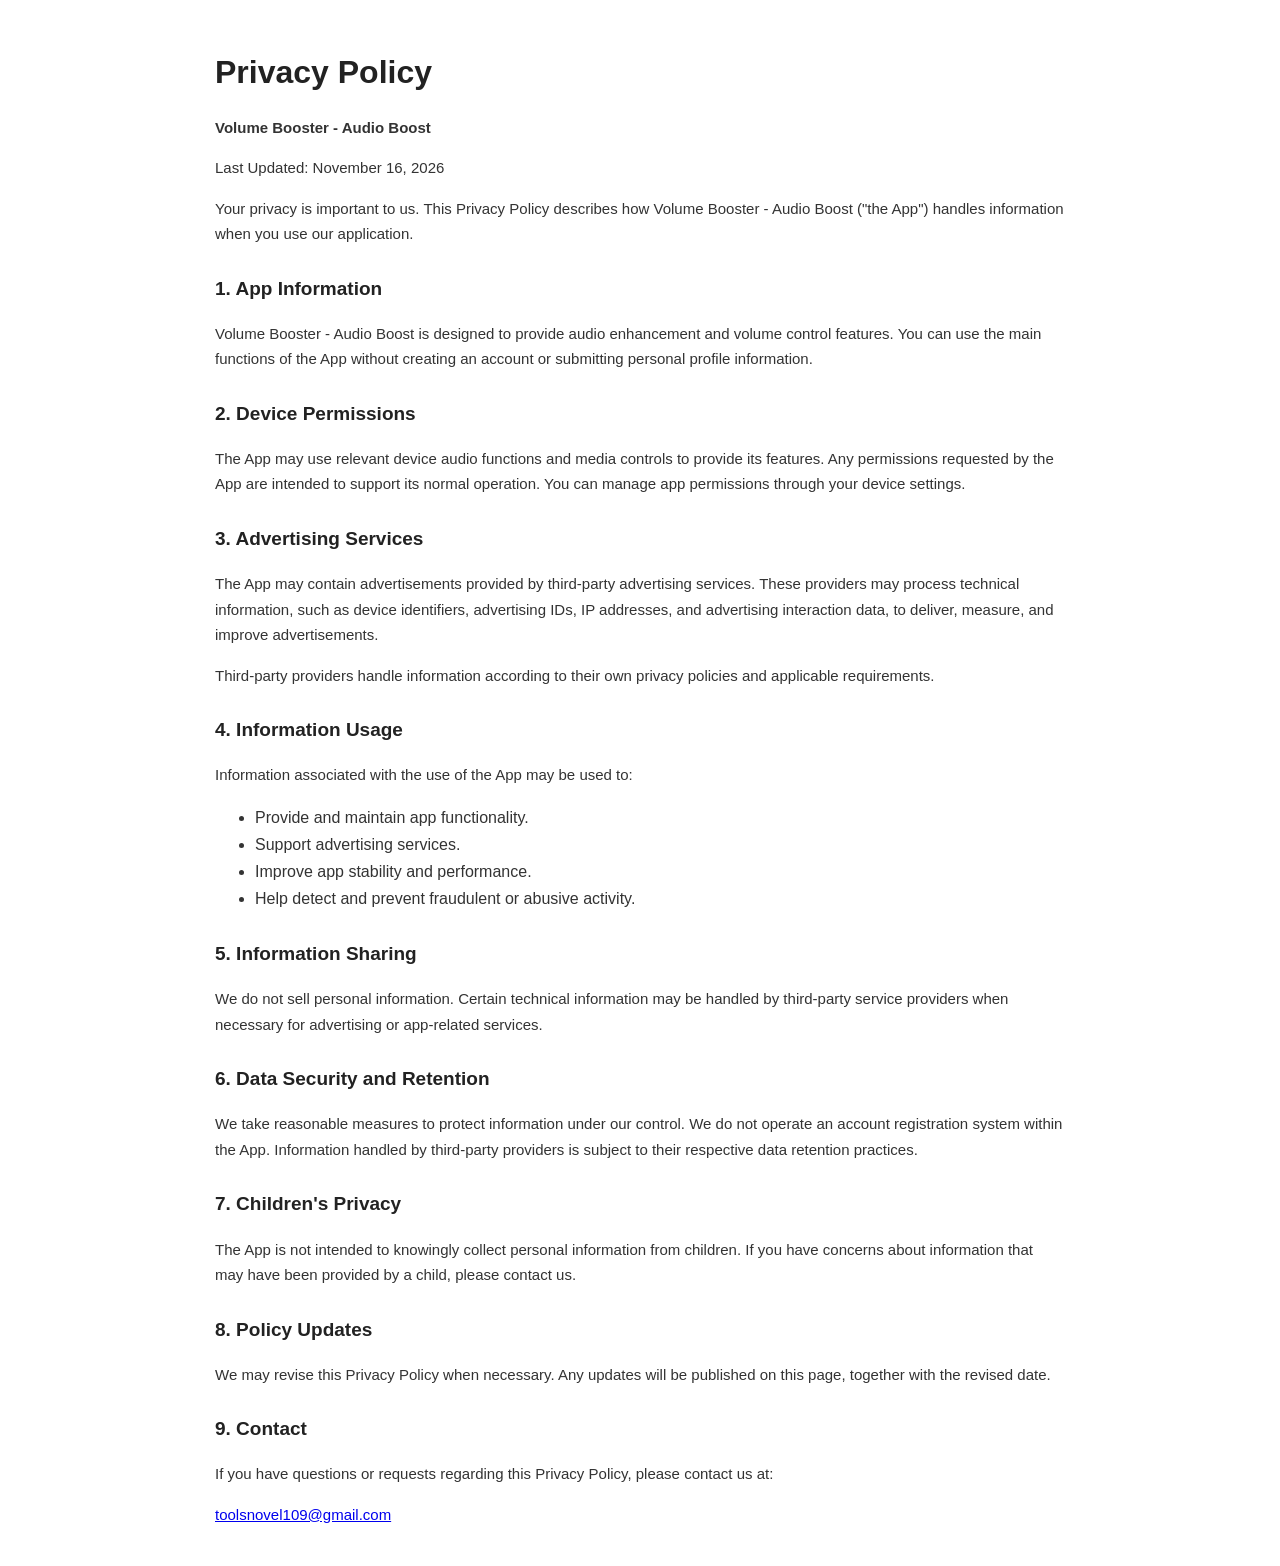
<file: volume_booster_audio_boost/privacy.html>
<!DOCTYPE html>
<html lang="en">
<head>
    <meta charset="UTF-8">
    <meta name="viewport" content="width=device-width, initial-scale=1.0">
    <title>Privacy Policy - Volume Booster - Audio Boost</title>
    <style>
        body {
            font-family: Arial, sans-serif;
            line-height: 1.7;
            color: #333;
            max-width: 850px;
            margin: auto;
            padding: 24px;
        }
        h1, h2 { color: #222; }
        h1 { margin-bottom: 8px; }
        h2 { margin-top: 26px; font-size: 19px; }
        p { font-size: 15px; }
    </style>
</head>
<body>

<h1>Privacy Policy</h1>
<p><strong>Volume Booster - Audio Boost</strong></p>
<p>Last Updated: November 16, 2026</p>

<p>Your privacy is important to us. This Privacy Policy describes how Volume Booster - Audio Boost ("the App") handles information when you use our application.</p>

<h2>1. App Information</h2>
<p>Volume Booster - Audio Boost is designed to provide audio enhancement and volume control features. You can use the main functions of the App without creating an account or submitting personal profile information.</p>

<h2>2. Device Permissions</h2>
<p>The App may use relevant device audio functions and media controls to provide its features. Any permissions requested by the App are intended to support its normal operation. You can manage app permissions through your device settings.</p>

<h2>3. Advertising Services</h2>
<p>The App may contain advertisements provided by third-party advertising services. These providers may process technical information, such as device identifiers, advertising IDs, IP addresses, and advertising interaction data, to deliver, measure, and improve advertisements.</p>
<p>Third-party providers handle information according to their own privacy policies and applicable requirements.</p>

<h2>4. Information Usage</h2>
<p>Information associated with the use of the App may be used to:</p>
<ul>
    <li>Provide and maintain app functionality.</li>
    <li>Support advertising services.</li>
    <li>Improve app stability and performance.</li>
    <li>Help detect and prevent fraudulent or abusive activity.</li>
</ul>

<h2>5. Information Sharing</h2>
<p>We do not sell personal information. Certain technical information may be handled by third-party service providers when necessary for advertising or app-related services.</p>

<h2>6. Data Security and Retention</h2>
<p>We take reasonable measures to protect information under our control. We do not operate an account registration system within the App. Information handled by third-party providers is subject to their respective data retention practices.</p>

<h2>7. Children's Privacy</h2>
<p>The App is not intended to knowingly collect personal information from children. If you have concerns about information that may have been provided by a child, please contact us.</p>

<h2>8. Policy Updates</h2>
<p>We may revise this Privacy Policy when necessary. Any updates will be published on this page, together with the revised date.</p>

<h2>9. Contact</h2>
<p>If you have questions or requests regarding this Privacy Policy, please contact us at:</p>
<p><a href="mailto:toolsnovel109@gmail.com">toolsnovel109@gmail.com</a></p>

</body>
</html>
</file>
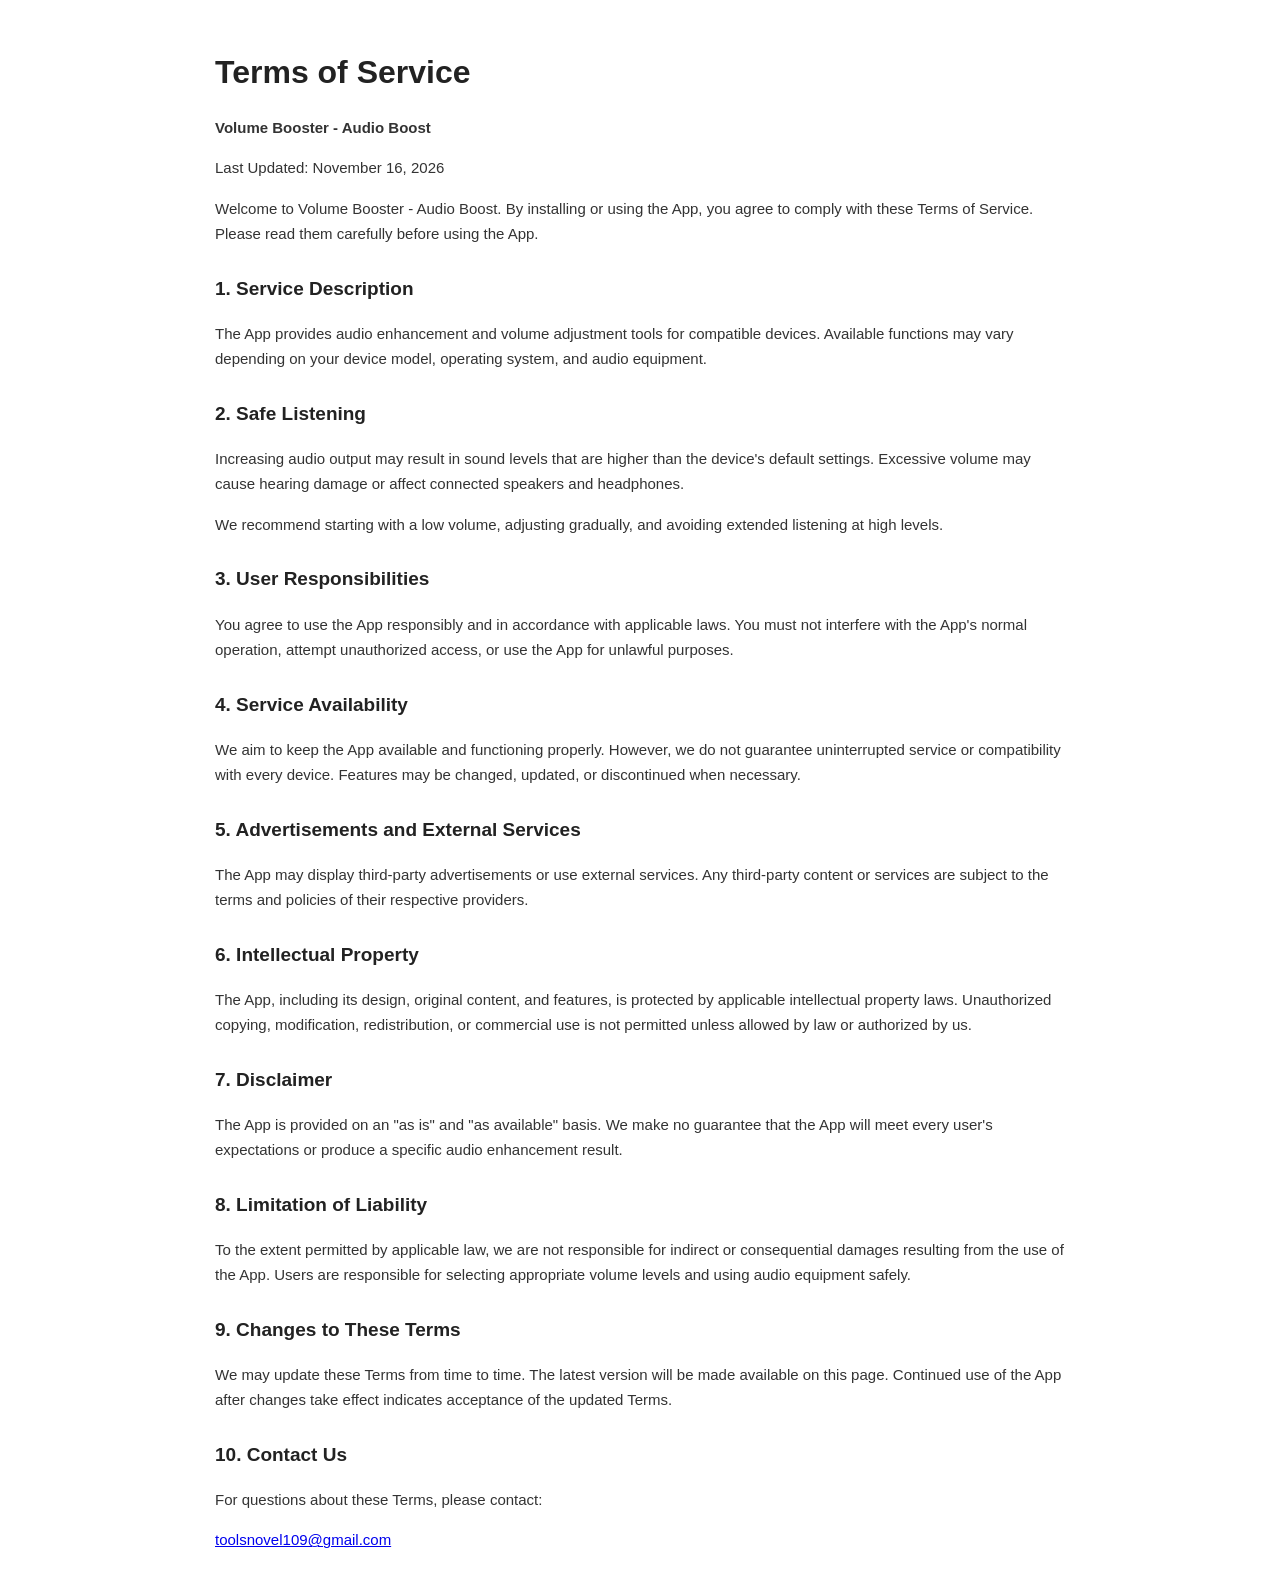
<file: volume_booster_audio_boost/terms-of-service.html>
<!DOCTYPE html>
<html lang="en">
<head>
    <meta charset="UTF-8">
    <meta name="viewport" content="width=device-width, initial-scale=1.0">
    <title>Terms of Service - Volume Booster - Audio Boost</title>
    <style>
        body {
            font-family: Arial, sans-serif;
            line-height: 1.7;
            color: #333;
            max-width: 850px;
            margin: auto;
            padding: 24px;
        }
        h1, h2 { color: #222; }
        h1 { margin-bottom: 8px; }
        h2 { margin-top: 26px; font-size: 19px; }
        p { font-size: 15px; }
    </style>
</head>
<body>

<h1>Terms of Service</h1>
<p><strong>Volume Booster - Audio Boost</strong></p>
<p>Last Updated: November 16, 2026</p>

<p>Welcome to Volume Booster - Audio Boost. By installing or using the App, you agree to comply with these Terms of Service. Please read them carefully before using the App.</p>

<h2>1. Service Description</h2>
<p>The App provides audio enhancement and volume adjustment tools for compatible devices. Available functions may vary depending on your device model, operating system, and audio equipment.</p>

<h2>2. Safe Listening</h2>
<p>Increasing audio output may result in sound levels that are higher than the device's default settings. Excessive volume may cause hearing damage or affect connected speakers and headphones.</p>
<p>We recommend starting with a low volume, adjusting gradually, and avoiding extended listening at high levels.</p>

<h2>3. User Responsibilities</h2>
<p>You agree to use the App responsibly and in accordance with applicable laws. You must not interfere with the App's normal operation, attempt unauthorized access, or use the App for unlawful purposes.</p>

<h2>4. Service Availability</h2>
<p>We aim to keep the App available and functioning properly. However, we do not guarantee uninterrupted service or compatibility with every device. Features may be changed, updated, or discontinued when necessary.</p>

<h2>5. Advertisements and External Services</h2>
<p>The App may display third-party advertisements or use external services. Any third-party content or services are subject to the terms and policies of their respective providers.</p>

<h2>6. Intellectual Property</h2>
<p>The App, including its design, original content, and features, is protected by applicable intellectual property laws. Unauthorized copying, modification, redistribution, or commercial use is not permitted unless allowed by law or authorized by us.</p>

<h2>7. Disclaimer</h2>
<p>The App is provided on an "as is" and "as available" basis. We make no guarantee that the App will meet every user's expectations or produce a specific audio enhancement result.</p>

<h2>8. Limitation of Liability</h2>
<p>To the extent permitted by applicable law, we are not responsible for indirect or consequential damages resulting from the use of the App. Users are responsible for selecting appropriate volume levels and using audio equipment safely.</p>

<h2>9. Changes to These Terms</h2>
<p>We may update these Terms from time to time. The latest version will be made available on this page. Continued use of the App after changes take effect indicates acceptance of the updated Terms.</p>

<h2>10. Contact Us</h2>
<p>For questions about these Terms, please contact:</p>
<p><a href="mailto:toolsnovel109@gmail.com">toolsnovel109@gmail.com</a></p>

</body>
</html>
</file>
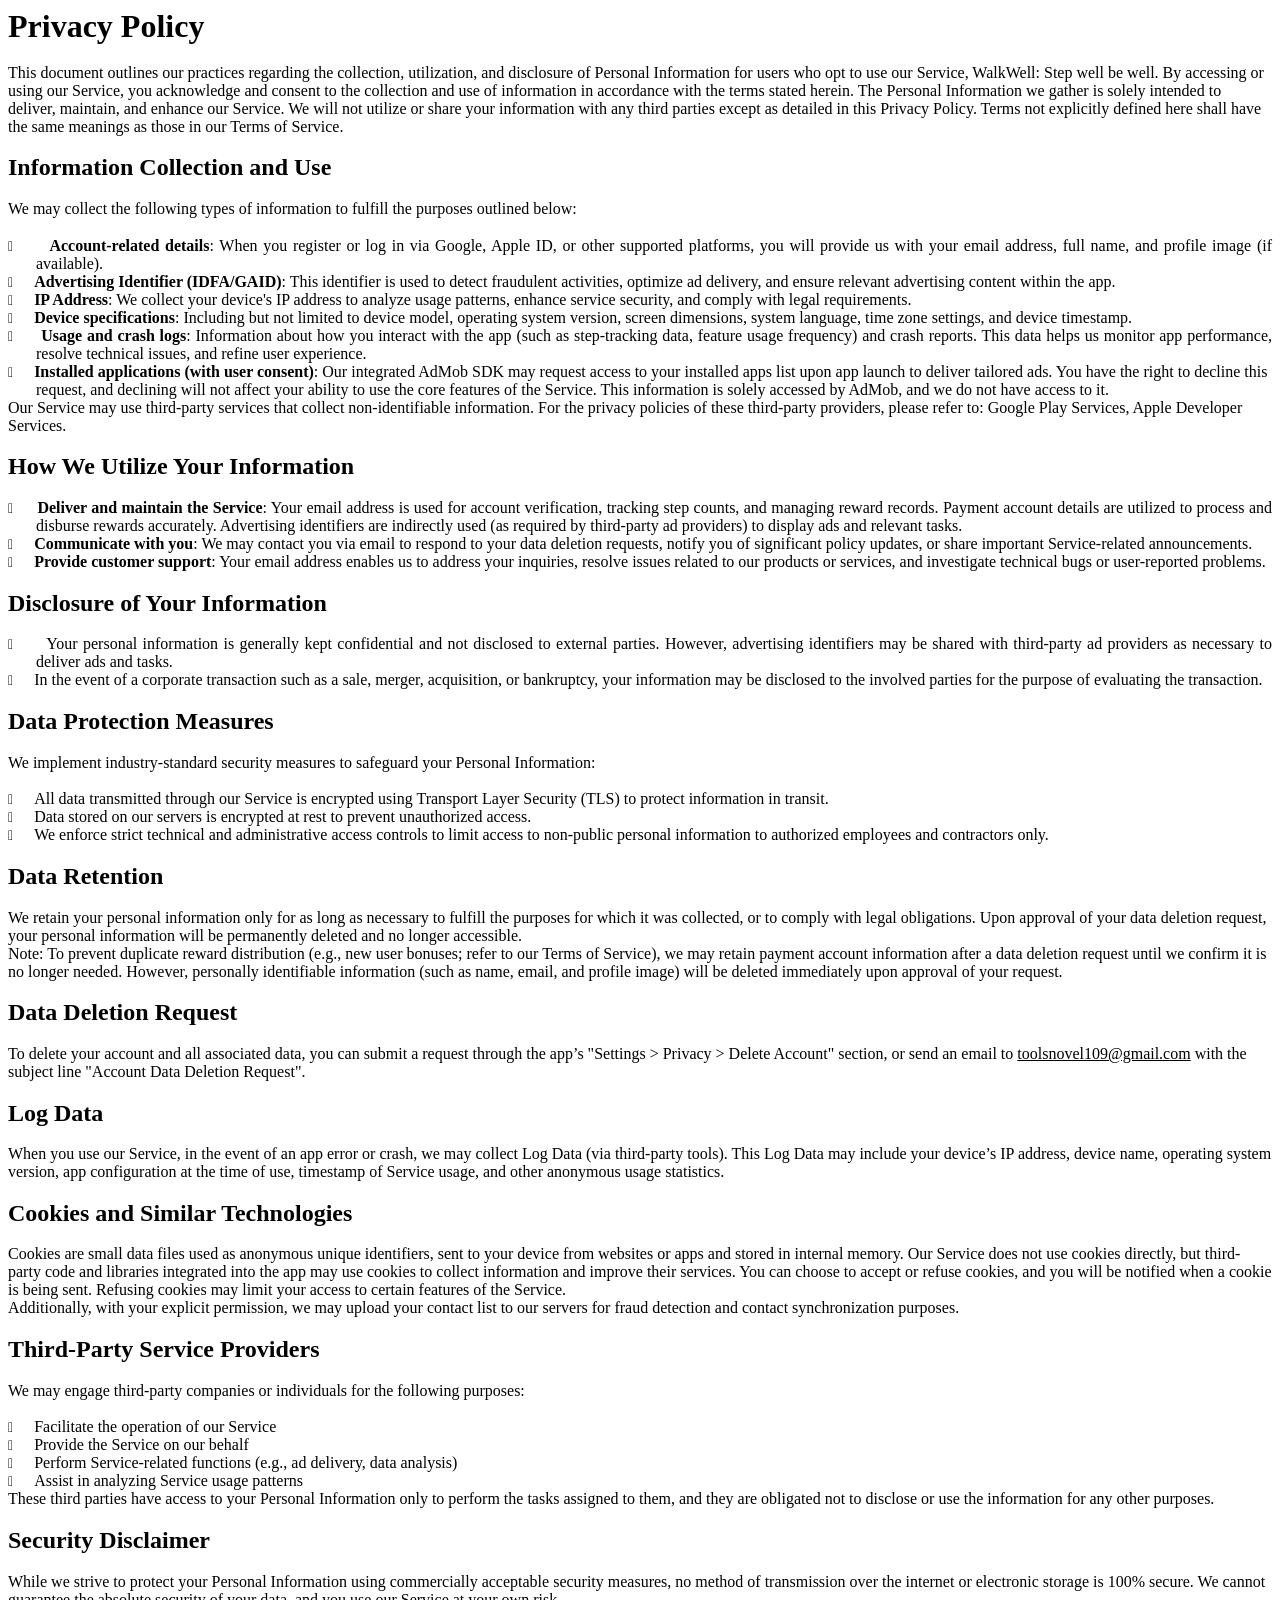
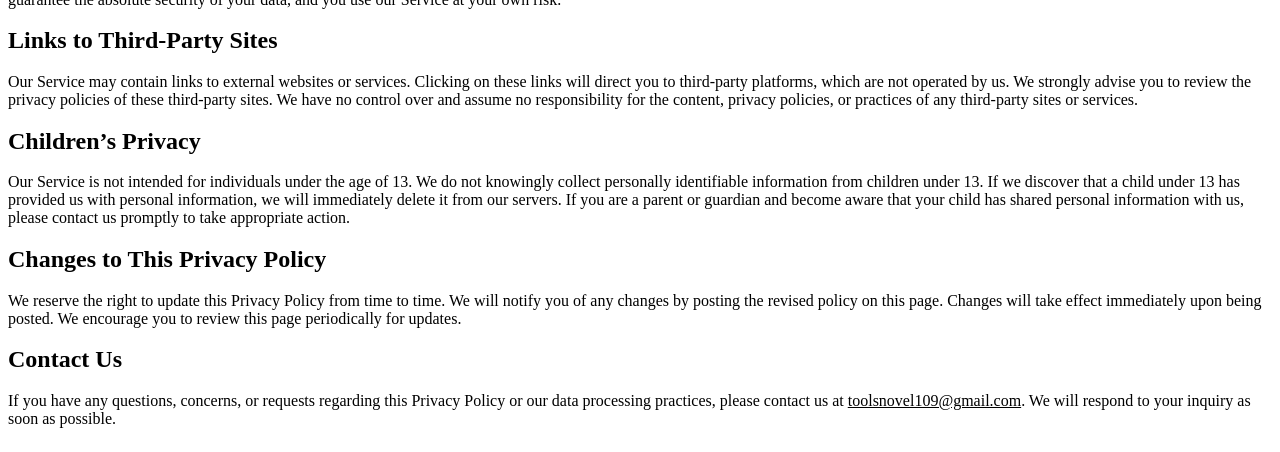
<file: walk/privacy.html>
<html><head><meta http-equiv="Content-Type" content="text/html; charset=utf-8" /><meta http-equiv="Content-Style-Type" content="text/css" /><meta name="generator" content="Aspose.Words for .NET 17.1.0.0" /><title></title></head><body><div><h1 style="margin-top:0pt; margin-bottom:14pt"><span style="font-family:'Segoe UI'">Privacy Policy</span></h1><p style="margin-top:0pt; margin-bottom:0pt; font-size:12pt"><span style="font-family:'Segoe UI'">This document outlines our practices regarding the collection, utilization, and disclosure of Personal Information for users who opt to use our Service, WalkWell: Step well be well. By accessing or using our Service, you acknowledge and consent to the collection and use of information in accordance with the terms stated herein. The Personal Information we gather is solely intended to deliver, maintain, and enhance our Service. We will not utilize or share your information with any third parties except as detailed in this Privacy Policy. Terms not explicitly defined here shall have the same meanings as those in our Terms of Service.</span></p><h2 style="margin-top:14pt; margin-bottom:14pt"><span style="font-family:'Segoe UI'">Information Collection and Use</span></h2><p style="margin-top:0pt; margin-bottom:0pt; font-size:12pt"><span style="font-family:'Segoe UI'">We may collect the following types of information to fulfill the purposes outlined below:</span></p><p style="margin-top:14pt; margin-left:21pt; margin-bottom:0pt; text-indent:-21pt; text-align:justify; font-size:12pt"><span style="font-family:Wingdings; font-size:10.5pt"></span><span style="font:7pt 'Times New Roman'">&#xa0;&#xa0;&#xa0;&#xa0;&#xa0;&#xa0;&#xa0;&#xa0; </span><span style="font-family:'Segoe UI'; font-weight:bold">Account-related details</span><span style="font-family:'Segoe UI'">: When you register or log in via Google, Apple ID, or other supported platforms, you will provide us with your email address, full name, and profile image (if available).</span></p><p style="margin-top:0pt; margin-left:21pt; margin-bottom:0pt; text-indent:-21pt; text-align:justify; font-size:12pt"><span style="font-family:Wingdings; font-size:10.5pt"></span><span style="font:7pt 'Times New Roman'">&#xa0;&#xa0;&#xa0;&#xa0;&#xa0;&#xa0;&#xa0;&#xa0; </span><span style="font-family:'Segoe UI'; font-weight:bold">Advertising Identifier (IDFA/GAID)</span><span style="font-family:'Segoe UI'">: This identifier is used to detect fraudulent activities, optimize ad delivery, and ensure relevant advertising content within the app.</span></p><p style="margin-top:0pt; margin-left:21pt; margin-bottom:0pt; text-indent:-21pt; text-align:justify; font-size:12pt"><span style="font-family:Wingdings; font-size:10.5pt"></span><span style="font:7pt 'Times New Roman'">&#xa0;&#xa0;&#xa0;&#xa0;&#xa0;&#xa0;&#xa0;&#xa0; </span><span style="font-family:'Segoe UI'; font-weight:bold">IP Address</span><span style="font-family:'Segoe UI'">: We collect your device's IP address to analyze usage patterns, enhance service security, and comply with legal requirements.</span></p><p style="margin-top:0pt; margin-left:21pt; margin-bottom:0pt; text-indent:-21pt; text-align:justify; font-size:12pt"><span style="font-family:Wingdings; font-size:10.5pt"></span><span style="font:7pt 'Times New Roman'">&#xa0;&#xa0;&#xa0;&#xa0;&#xa0;&#xa0;&#xa0;&#xa0; </span><span style="font-family:'Segoe UI'; font-weight:bold">Device specifications</span><span style="font-family:'Segoe UI'">: Including but not limited to device model, operating system version, screen dimensions, system language, time zone settings, and device timestamp.</span></p><p style="margin-top:0pt; margin-left:21pt; margin-bottom:0pt; text-indent:-21pt; text-align:justify; font-size:12pt"><span style="font-family:Wingdings; font-size:10.5pt"></span><span style="font:7pt 'Times New Roman'">&#xa0;&#xa0;&#xa0;&#xa0;&#xa0;&#xa0;&#xa0;&#xa0; </span><span style="font-family:'Segoe UI'; font-weight:bold">Usage and crash logs</span><span style="font-family:'Segoe UI'">: Information about how you interact with the app (such as step-tracking data, feature usage frequency) and crash reports. This data helps us monitor app performance, resolve technical issues, and refine user experience.</span></p><p style="margin-top:0pt; margin-left:21pt; margin-bottom:0pt; text-indent:-21pt; font-size:12pt"><span style="font-family:Wingdings; font-size:10.5pt"></span><span style="font:7pt 'Times New Roman'">&#xa0;&#xa0;&#xa0;&#xa0;&#xa0;&#xa0;&#xa0;&#xa0; </span><span style="font-family:'Segoe UI'; font-weight:bold">Installed applications (with user consent)</span><span style="font-family:'Segoe UI'">: Our integrated AdMob SDK may request access to your installed apps list upon app launch to deliver tailored ads. You have the right to decline this request, and declining will not affect your ability to use the core features of the Service. This information is solely accessed by AdMob, and we do not have access to it.</span></p><p style="margin-top:0pt; margin-bottom:0pt; font-size:12pt"><span style="font-family:'Segoe UI'">Our Service may use third-party services that collect non-identifiable information. For the privacy policies of these third-party providers, please refer to: Google Play Services, Apple Developer Services.</span></p><h2 style="margin-top:14pt; margin-bottom:14pt"><span style="font-family:'Segoe UI'">How We Utilize Your Information</span></h2><p style="margin-top:14pt; margin-left:21pt; margin-bottom:0pt; text-indent:-21pt; text-align:justify; font-size:12pt"><span style="font-family:Wingdings; font-size:10.5pt"></span><span style="font:7pt 'Times New Roman'">&#xa0;&#xa0;&#xa0;&#xa0;&#xa0;&#xa0;&#xa0;&#xa0; </span><span style="font-family:'Segoe UI'; font-weight:bold">Deliver and maintain the Service</span><span style="font-family:'Segoe UI'">: Your email address is used for account verification, tracking step counts, and managing reward records. Payment account details are utilized to process and disburse rewards accurately. Advertising identifiers are indirectly used (as required by third-party ad providers) to display ads and relevant tasks.</span></p><p style="margin-top:0pt; margin-left:21pt; margin-bottom:0pt; text-indent:-21pt; text-align:justify; font-size:12pt"><span style="font-family:Wingdings; font-size:10.5pt"></span><span style="font:7pt 'Times New Roman'">&#xa0;&#xa0;&#xa0;&#xa0;&#xa0;&#xa0;&#xa0;&#xa0; </span><span style="font-family:'Segoe UI'; font-weight:bold">Communicate with you</span><span style="font-family:'Segoe UI'">: We may contact you via email to respond to your data deletion requests, notify you of significant policy updates, or share important Service-related announcements.</span></p><p style="margin-top:0pt; margin-left:21pt; margin-bottom:0pt; text-indent:-21pt; font-size:12pt"><span style="font-family:Wingdings; font-size:10.5pt"></span><span style="font:7pt 'Times New Roman'">&#xa0;&#xa0;&#xa0;&#xa0;&#xa0;&#xa0;&#xa0;&#xa0; </span><span style="font-family:'Segoe UI'; font-weight:bold">Provide customer support</span><span style="font-family:'Segoe UI'">: Your email address enables us to address your inquiries, resolve issues related to our products or services, and investigate technical bugs or user-reported problems.</span></p><h2 style="margin-top:14pt; margin-bottom:14pt"><span style="font-family:'Segoe UI'">Disclosure of Your Information</span></h2><p style="margin-top:14pt; margin-left:21pt; margin-bottom:0pt; text-indent:-21pt; text-align:justify; font-size:12pt"><span style="font-family:Wingdings; font-size:10.5pt"></span><span style="font:7pt 'Times New Roman'">&#xa0;&#xa0;&#xa0;&#xa0;&#xa0;&#xa0;&#xa0;&#xa0; </span><span style="font-family:'Segoe UI'">Your personal information is generally kept confidential and not disclosed to external parties. However, advertising identifiers may be shared with third-party ad providers as necessary to deliver ads and tasks.</span></p><p style="margin-top:0pt; margin-left:21pt; margin-bottom:0pt; text-indent:-21pt; font-size:12pt"><span style="font-family:Wingdings; font-size:10.5pt"></span><span style="font:7pt 'Times New Roman'">&#xa0;&#xa0;&#xa0;&#xa0;&#xa0;&#xa0;&#xa0;&#xa0; </span><span style="font-family:'Segoe UI'">In the event of a corporate transaction such as a sale, merger, acquisition, or bankruptcy, your information may be disclosed to the involved parties for the purpose of evaluating the transaction.</span></p><h2 style="margin-top:14pt; margin-bottom:14pt"><span style="font-family:'Segoe UI'">Data Protection Measures</span></h2><p style="margin-top:0pt; margin-bottom:0pt; font-size:12pt"><span style="font-family:'Segoe UI'">We implement industry-standard security measures to safeguard your Personal Information:</span></p><p style="margin-top:14pt; margin-left:21pt; margin-bottom:0pt; text-indent:-21pt; text-align:justify; font-size:12pt"><span style="font-family:Wingdings; font-size:10.5pt"></span><span style="font:7pt 'Times New Roman'">&#xa0;&#xa0;&#xa0;&#xa0;&#xa0;&#xa0;&#xa0;&#xa0; </span><span style="font-family:'Segoe UI'">All data transmitted through our Service is encrypted using Transport Layer Security (TLS) to protect information in transit.</span></p><p style="margin-top:0pt; margin-left:21pt; margin-bottom:0pt; text-indent:-21pt; text-align:justify; font-size:12pt"><span style="font-family:Wingdings; font-size:10.5pt"></span><span style="font:7pt 'Times New Roman'">&#xa0;&#xa0;&#xa0;&#xa0;&#xa0;&#xa0;&#xa0;&#xa0; </span><span style="font-family:'Segoe UI'">Data stored on our servers is encrypted at rest to prevent unauthorized access.</span></p><p style="margin-top:0pt; margin-left:21pt; margin-bottom:0pt; text-indent:-21pt; font-size:12pt"><span style="font-family:Wingdings; font-size:10.5pt"></span><span style="font:7pt 'Times New Roman'">&#xa0;&#xa0;&#xa0;&#xa0;&#xa0;&#xa0;&#xa0;&#xa0; </span><span style="font-family:'Segoe UI'">We enforce strict technical and administrative access controls to limit access to non-public personal information to authorized employees and contractors only.</span></p><h2 style="margin-top:14pt; margin-bottom:14pt"><span style="font-family:'Segoe UI'">Data Retention</span></h2><p style="margin-top:0pt; margin-bottom:0pt; font-size:12pt"><span style="font-family:'Segoe UI'">We retain your personal information only for as long as necessary to fulfill the purposes for which it was collected, or to comply with legal obligations. Upon approval of your data deletion request, your personal information will be permanently deleted and no longer accessible.</span></p><p style="margin-top:0pt; margin-bottom:0pt; font-size:12pt"><span style="font-family:'Segoe UI'">Note: To prevent duplicate reward distribution (e.g., new user bonuses; refer to our Terms of Service), we may retain payment account information after a data deletion request until we confirm it is no longer needed. However, personally identifiable information (such as name, email, and profile image) will be deleted immediately upon approval of your request.</span></p><h2 style="margin-top:14pt; margin-bottom:14pt"><span style="font-family:'Segoe UI'">Data Deletion Request</span></h2><p style="margin-top:0pt; margin-bottom:0pt; font-size:12pt"><span style="font-family:'Segoe UI'">To delete your account and all associated data, you can submit a request through the app</span><span style="font-family:'Segoe UI'">’</span><span style="font-family:'Segoe UI'">s "Settings &gt; Privacy &gt; Delete Account" section, or send an email to </span><a href="mailto:toolsnovel109@gmail.com" style="text-decoration:none"><span style="font-family:'Segoe UI'; text-decoration:underline; color:#000000">toolsnovel109@gmail.com</span></a><span style="font-family:'Segoe UI'"> with the subject line "Account Data Deletion Request".</span></p><h2 style="margin-top:14pt; margin-bottom:14pt"><span style="font-family:'Segoe UI'">Log Data</span></h2><p style="margin-top:0pt; margin-bottom:0pt; font-size:12pt"><span style="font-family:'Segoe UI'">When you use our Service, in the event of an app error or crash, we may collect Log Data (via third-party tools). This Log Data may include your device</span><span style="font-family:'Segoe UI'">’</span><span style="font-family:'Segoe UI'">s IP address, device name, operating system version, app configuration at the time of use, timestamp of Service usage, and other anonymous usage statistics.</span></p><h2 style="margin-top:14pt; margin-bottom:14pt"><span style="font-family:'Segoe UI'">Cookies and Similar Technologies</span></h2><p style="margin-top:0pt; margin-bottom:0pt; font-size:12pt"><span style="font-family:'Segoe UI'">Cookies are small data files used as anonymous unique identifiers, sent to your device from websites or apps and stored in internal memory. Our Service does not use cookies directly, but third-party code and libraries integrated into the app may use cookies to collect information and improve their services. You can choose to accept or refuse cookies, and you will be notified when a cookie is being sent. Refusing cookies may limit your access to certain features of the Service.</span></p><p style="margin-top:0pt; margin-bottom:0pt; font-size:12pt"><span style="font-family:'Segoe UI'">Additionally, with your explicit permission, we may upload your contact list to our servers for fraud detection and contact synchronization purposes.</span></p><h2 style="margin-top:14pt; margin-bottom:14pt"><span style="font-family:'Segoe UI'">Third-Party Service Providers</span></h2><p style="margin-top:0pt; margin-bottom:0pt; font-size:12pt"><span style="font-family:'Segoe UI'">We may engage third-party companies or individuals for the following purposes:</span></p><p style="margin-top:14pt; margin-left:21pt; margin-bottom:0pt; text-indent:-21pt; text-align:justify; font-size:12pt"><span style="font-family:Wingdings; font-size:10.5pt"></span><span style="font:7pt 'Times New Roman'">&#xa0;&#xa0;&#xa0;&#xa0;&#xa0;&#xa0;&#xa0;&#xa0; </span><span style="font-family:'Segoe UI'">Facilitate the operation of our Service</span></p><p style="margin-top:0pt; margin-left:21pt; margin-bottom:0pt; text-indent:-21pt; text-align:justify; font-size:12pt"><span style="font-family:Wingdings; font-size:10.5pt"></span><span style="font:7pt 'Times New Roman'">&#xa0;&#xa0;&#xa0;&#xa0;&#xa0;&#xa0;&#xa0;&#xa0; </span><span style="font-family:'Segoe UI'">Provide the Service on our behalf</span></p><p style="margin-top:0pt; margin-left:21pt; margin-bottom:0pt; text-indent:-21pt; text-align:justify; font-size:12pt"><span style="font-family:Wingdings; font-size:10.5pt"></span><span style="font:7pt 'Times New Roman'">&#xa0;&#xa0;&#xa0;&#xa0;&#xa0;&#xa0;&#xa0;&#xa0; </span><span style="font-family:'Segoe UI'">Perform Service-related functions (e.g., ad delivery, data analysis)</span></p><p style="margin-top:0pt; margin-left:21pt; margin-bottom:0pt; text-indent:-21pt; font-size:12pt"><span style="font-family:Wingdings; font-size:10.5pt"></span><span style="font:7pt 'Times New Roman'">&#xa0;&#xa0;&#xa0;&#xa0;&#xa0;&#xa0;&#xa0;&#xa0; </span><span style="font-family:'Segoe UI'">Assist in analyzing Service usage patterns</span></p><p style="margin-top:0pt; margin-bottom:0pt; font-size:12pt"><span style="font-family:'Segoe UI'">These third parties have access to your Personal Information only to perform the tasks assigned to them, and they are obligated not to disclose or use the information for any other purposes.</span></p><h2 style="margin-top:14pt; margin-bottom:14pt"><span style="font-family:'Segoe UI'">Security Disclaimer</span></h2><p style="margin-top:0pt; margin-bottom:0pt; font-size:12pt"><span style="font-family:'Segoe UI'">While we strive to protect your Personal Information using commercially acceptable security measures, no method of transmission over the internet or electronic storage is 100% secure. We cannot guarantee the absolute security of your data, and you use our Service at your own risk.</span></p><h2 style="margin-top:14pt; margin-bottom:14pt"><span style="font-family:'Segoe UI'">Links to Third-Party Sites</span></h2><p style="margin-top:0pt; margin-bottom:0pt; font-size:12pt"><span style="font-family:'Segoe UI'">Our Service may contain links to external websites or services. Clicking on these links will direct you to third-party platforms, which are not operated by us. We strongly advise you to review the privacy policies of these third-party sites. We have no control over and assume no responsibility for the content, privacy policies, or practices of any third-party sites or services.</span></p><h2 style="margin-top:14pt; margin-bottom:14pt"><span style="font-family:'Segoe UI'">Children</span><span style="font-family:'Segoe UI'">’</span><span style="font-family:'Segoe UI'">s Privacy</span></h2><p style="margin-top:0pt; margin-bottom:0pt; font-size:12pt"><span style="font-family:'Segoe UI'">Our Service is not intended for individuals under the age of 13. We do not knowingly collect personally identifiable information from children under 13. If we discover that a child under 13 has provided us with personal information, we will immediately delete it from our servers. If you are a parent or guardian and become aware that your child has shared personal information with us, please contact us promptly to take appropriate action.</span></p><h2 style="margin-top:14pt; margin-bottom:14pt"><span style="font-family:'Segoe UI'">Changes to This Privacy Policy</span></h2><p style="margin-top:0pt; margin-bottom:0pt; font-size:12pt"><span style="font-family:'Segoe UI'">We reserve the right to update this Privacy Policy from time to time. We will notify you of any changes by posting the revised policy on this page. Changes will take effect immediately upon being posted. We encourage you to review this page periodically for updates.</span></p><h2 style="margin-top:14pt; margin-bottom:14pt"><span style="font-family:'Segoe UI'">Contact Us</span></h2><p style="margin-top:0pt; margin-bottom:0pt; font-size:12pt"><span style="font-family:'Segoe UI'">If you have any questions, concerns, or requests regarding this Privacy Policy or our data processing practices, please contact us at </span><a href="mailto:toolsnovel109@gmail.com" style="text-decoration:none"><span style="font-family:'Segoe UI'; text-decoration:underline; color:#000000">toolsnovel109@gmail.com</span></a><span style="font-family:'Segoe UI'">.</span><span style="font-family:'Segoe UI'"> We will respond to your inquiry as soon as possible.</span></p><p style="margin-top:0pt; margin-bottom:0pt; text-align:justify; widows:0; orphans:0; font-size:10.5pt"><span style="font-family:'Segoe UI'">&#xa0;</span></p></div></body></html>
</file>
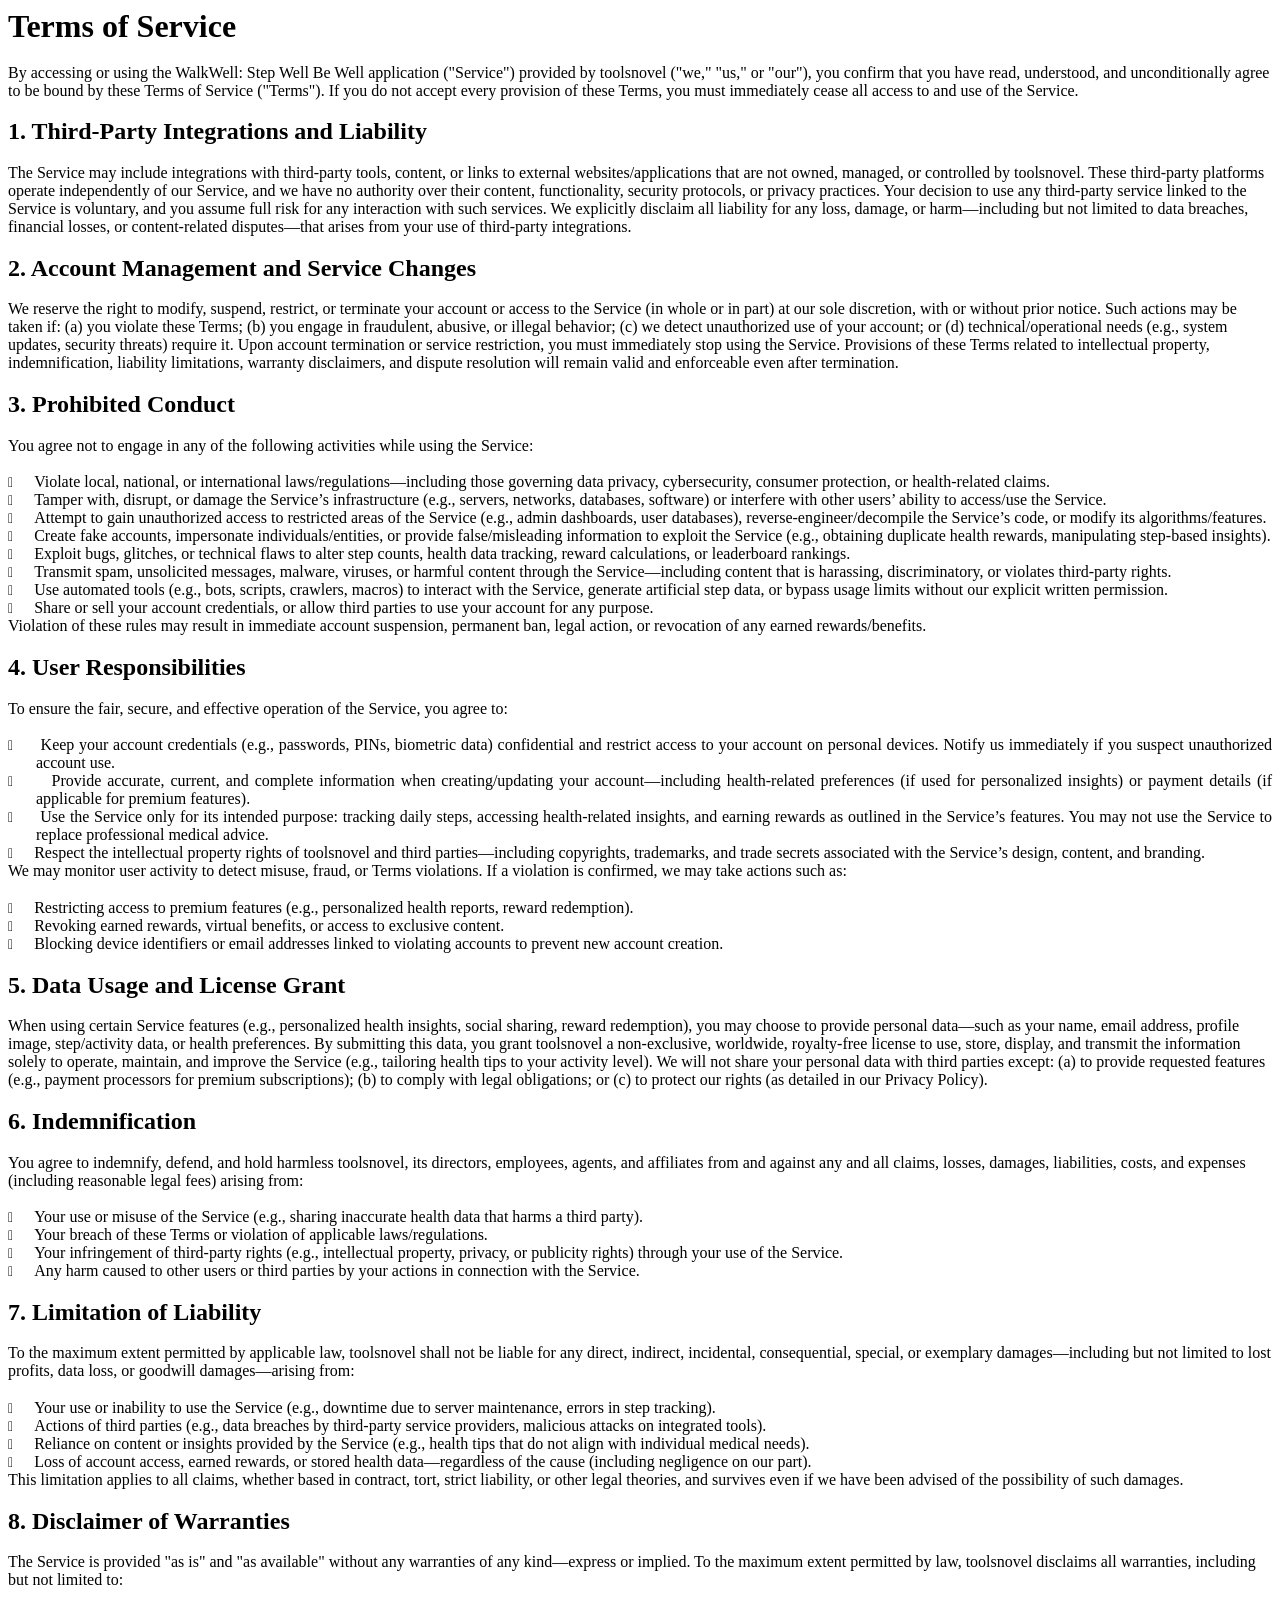
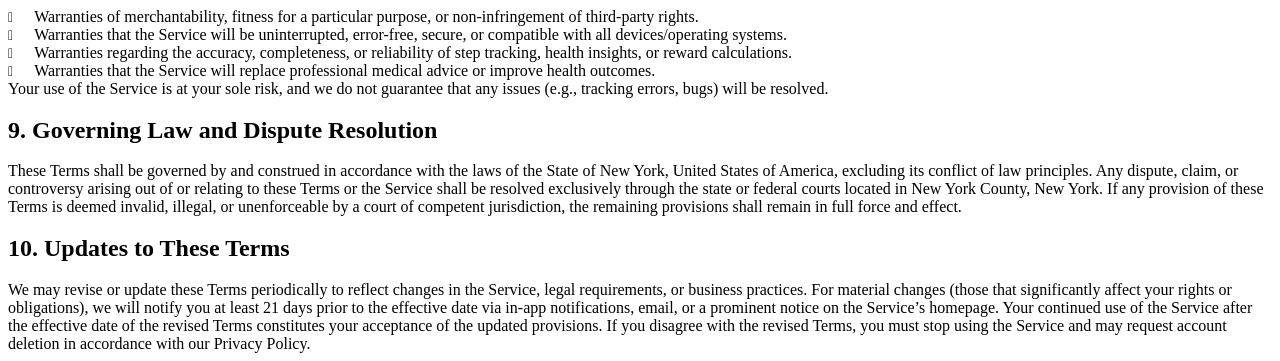
<file: walk/terms-of-service.html>
<html><head><meta http-equiv="Content-Type" content="text/html; charset=utf-8" /><meta http-equiv="Content-Style-Type" content="text/css" /><meta name="generator" content="Aspose.Words for .NET 17.1.0.0" /><title></title></head><body><div><h1 style="margin-top:0pt; margin-bottom:14pt"><span style="font-family:'Segoe UI'">Terms of Service</span></h1><p style="margin-top:0pt; margin-bottom:0pt; font-size:12pt"><span style="font-family:'Segoe UI'">By accessing or using the WalkWell: Step Well Be Well application ("Service") provided by toolsnovel ("we," "us," or "our"), you confirm that you have read, understood, and unconditionally agree to be bound by these Terms of Service ("Terms"). If you do not accept every provision of these Terms, you must immediately cease all access to and use of the Service. </span></p><h2 style="margin-top:14pt; margin-bottom:14pt"><span style="font-family:'Segoe UI'">1. Third-Party Integrations and Liability</span></h2><p style="margin-top:0pt; margin-bottom:0pt; font-size:12pt"><span style="font-family:'Segoe UI'">The Service may include integrations with third-party tools, content, or links to external websites/applications that are not owned, managed, or controlled by toolsnovel. These third-party platforms operate independently of our Service, and we have no authority over their content, functionality, security protocols, or privacy practices. Your decision to use any third-party service linked to the Service is voluntary, and you assume full risk for any interaction with such services. We explicitly disclaim all liability for any loss, damage, or harm</span><span style="font-family:'Segoe UI'">—</span><span style="font-family:'Segoe UI'">including but not limited to data breaches, financial losses, or content-related disputes</span><span style="font-family:'Segoe UI'">—</span><span style="font-family:'Segoe UI'">that arises from your use of third-party integrations. </span></p><h2 style="margin-top:14pt; margin-bottom:14pt"><span style="font-family:'Segoe UI'">2. Account Management and Service Changes</span></h2><p style="margin-top:0pt; margin-bottom:0pt; font-size:12pt"><span style="font-family:'Segoe UI'">We reserve the right to modify, suspend, restrict, or terminate your account or access to the Service (in whole or in part) at our sole discretion, with or without prior notice. Such actions may be taken if: (a) you violate these Terms; (b) you engage in fraudulent, abusive, or illegal behavior; (c) we detect unauthorized use of your account; or (d) technical/operational needs (e.g., system updates, security threats) require it. Upon account termination or service restriction, you must immediately stop using the Service. Provisions of these Terms related to intellectual property, indemnification, liability limitations, warranty disclaimers, and dispute resolution will remain valid and enforceable even after termination. </span></p><h2 style="margin-top:14pt; margin-bottom:14pt"><span style="font-family:'Segoe UI'">3. Prohibited Conduct</span></h2><p style="margin-top:0pt; margin-bottom:0pt; font-size:12pt"><span style="font-family:'Segoe UI'">You agree not to engage in any of the following activities while using the Service: </span></p><p style="margin-top:14pt; margin-left:21pt; margin-bottom:0pt; text-indent:-21pt; text-align:justify; font-size:12pt"><span style="font-family:Wingdings; font-size:10.5pt"></span><span style="font:7pt 'Times New Roman'">&#xa0;&#xa0;&#xa0;&#xa0;&#xa0;&#xa0;&#xa0;&#xa0; </span><span style="font-family:'Segoe UI'">Violate local, national, or international laws/regulations</span><span style="font-family:'Segoe UI'">—</span><span style="font-family:'Segoe UI'">including those governing data privacy, cybersecurity, consumer protection, or health-related claims. </span></p><p style="margin-top:0pt; margin-left:21pt; margin-bottom:0pt; text-indent:-21pt; text-align:justify; font-size:12pt"><span style="font-family:Wingdings; font-size:10.5pt"></span><span style="font:7pt 'Times New Roman'">&#xa0;&#xa0;&#xa0;&#xa0;&#xa0;&#xa0;&#xa0;&#xa0; </span><span style="font-family:'Segoe UI'">Tamper with, disrupt, or damage the Service</span><span style="font-family:'Segoe UI'">’</span><span style="font-family:'Segoe UI'">s infrastructure (e.g., servers, networks, databases, software) or interfere with other users</span><span style="font-family:'Segoe UI'">’</span><span style="font-family:'Segoe UI'"> ability to access/use the Service. </span></p><p style="margin-top:0pt; margin-left:21pt; margin-bottom:0pt; text-indent:-21pt; text-align:justify; font-size:12pt"><span style="font-family:Wingdings; font-size:10.5pt"></span><span style="font:7pt 'Times New Roman'">&#xa0;&#xa0;&#xa0;&#xa0;&#xa0;&#xa0;&#xa0;&#xa0; </span><span style="font-family:'Segoe UI'">Attempt to gain unauthorized access to restricted areas of the Service (e.g., admin dashboards, user databases), reverse-engineer/decompile the Service</span><span style="font-family:'Segoe UI'">’</span><span style="font-family:'Segoe UI'">s code, or modify its algorithms/features. </span></p><p style="margin-top:0pt; margin-left:21pt; margin-bottom:0pt; text-indent:-21pt; text-align:justify; font-size:12pt"><span style="font-family:Wingdings; font-size:10.5pt"></span><span style="font:7pt 'Times New Roman'">&#xa0;&#xa0;&#xa0;&#xa0;&#xa0;&#xa0;&#xa0;&#xa0; </span><span style="font-family:'Segoe UI'">Create fake accounts, impersonate individuals/entities, or provide false/misleading information to exploit the Service (e.g., obtaining duplicate health rewards, manipulating step-based insights). </span></p><p style="margin-top:0pt; margin-left:21pt; margin-bottom:0pt; text-indent:-21pt; text-align:justify; font-size:12pt"><span style="font-family:Wingdings; font-size:10.5pt"></span><span style="font:7pt 'Times New Roman'">&#xa0;&#xa0;&#xa0;&#xa0;&#xa0;&#xa0;&#xa0;&#xa0; </span><span style="font-family:'Segoe UI'">Exploit bugs, glitches, or technical flaws to alter step counts, health data tracking, reward calculations, or leaderboard rankings. </span></p><p style="margin-top:0pt; margin-left:21pt; margin-bottom:0pt; text-indent:-21pt; text-align:justify; font-size:12pt"><span style="font-family:Wingdings; font-size:10.5pt"></span><span style="font:7pt 'Times New Roman'">&#xa0;&#xa0;&#xa0;&#xa0;&#xa0;&#xa0;&#xa0;&#xa0; </span><span style="font-family:'Segoe UI'">Transmit spam, unsolicited messages, malware, viruses, or harmful content through the Service</span><span style="font-family:'Segoe UI'">—</span><span style="font-family:'Segoe UI'">including content that is harassing, discriminatory, or violates third-party rights. </span></p><p style="margin-top:0pt; margin-left:21pt; margin-bottom:0pt; text-indent:-21pt; text-align:justify; font-size:12pt"><span style="font-family:Wingdings; font-size:10.5pt"></span><span style="font:7pt 'Times New Roman'">&#xa0;&#xa0;&#xa0;&#xa0;&#xa0;&#xa0;&#xa0;&#xa0; </span><span style="font-family:'Segoe UI'">Use automated tools (e.g., bots, scripts, crawlers, macros) to interact with the Service, generate artificial step data, or bypass usage limits without our explicit written permission. </span></p><p style="margin-top:0pt; margin-left:21pt; margin-bottom:0pt; text-indent:-21pt; font-size:12pt"><span style="font-family:Wingdings; font-size:10.5pt"></span><span style="font:7pt 'Times New Roman'">&#xa0;&#xa0;&#xa0;&#xa0;&#xa0;&#xa0;&#xa0;&#xa0; </span><span style="font-family:'Segoe UI'">Share or sell your account credentials, or allow third parties to use your account for any purpose. </span></p><p style="margin-top:0pt; margin-bottom:0pt; font-size:12pt"><span style="font-family:'Segoe UI'">Violation of these rules may result in immediate account suspension, permanent ban, legal action, or revocation of any earned rewards/benefits. </span></p><h2 style="margin-top:14pt; margin-bottom:14pt"><span style="font-family:'Segoe UI'">4. User Responsibilities</span></h2><p style="margin-top:0pt; margin-bottom:0pt; font-size:12pt"><span style="font-family:'Segoe UI'">To ensure the fair, secure, and effective operation of the Service, you agree to: </span></p><p style="margin-top:14pt; margin-left:21pt; margin-bottom:0pt; text-indent:-21pt; text-align:justify; font-size:12pt"><span style="font-family:Wingdings; font-size:10.5pt"></span><span style="font:7pt 'Times New Roman'">&#xa0;&#xa0;&#xa0;&#xa0;&#xa0;&#xa0;&#xa0;&#xa0; </span><span style="font-family:'Segoe UI'">Keep your account credentials (e.g., passwords, PINs, biometric data) confidential and restrict access to your account on personal devices. Notify us immediately if you suspect unauthorized account use. </span></p><p style="margin-top:0pt; margin-left:21pt; margin-bottom:0pt; text-indent:-21pt; text-align:justify; font-size:12pt"><span style="font-family:Wingdings; font-size:10.5pt"></span><span style="font:7pt 'Times New Roman'">&#xa0;&#xa0;&#xa0;&#xa0;&#xa0;&#xa0;&#xa0;&#xa0; </span><span style="font-family:'Segoe UI'">Provide accurate, current, and complete information when creating/updating your account</span><span style="font-family:'Segoe UI'">—</span><span style="font-family:'Segoe UI'">including health-related preferences (if used for personalized insights) or payment details (if applicable for premium features). </span></p><p style="margin-top:0pt; margin-left:21pt; margin-bottom:0pt; text-indent:-21pt; text-align:justify; font-size:12pt"><span style="font-family:Wingdings; font-size:10.5pt"></span><span style="font:7pt 'Times New Roman'">&#xa0;&#xa0;&#xa0;&#xa0;&#xa0;&#xa0;&#xa0;&#xa0; </span><span style="font-family:'Segoe UI'">Use the Service only for its intended purpose: tracking daily steps, accessing health-related insights, and earning rewards as outlined in the Service</span><span style="font-family:'Segoe UI'">’</span><span style="font-family:'Segoe UI'">s features. You may not use the Service to replace professional medical advice. </span></p><p style="margin-top:0pt; margin-left:21pt; margin-bottom:0pt; text-indent:-21pt; font-size:12pt"><span style="font-family:Wingdings; font-size:10.5pt"></span><span style="font:7pt 'Times New Roman'">&#xa0;&#xa0;&#xa0;&#xa0;&#xa0;&#xa0;&#xa0;&#xa0; </span><span style="font-family:'Segoe UI'">Respect the intellectual property rights of toolsnovel and third parties</span><span style="font-family:'Segoe UI'">—</span><span style="font-family:'Segoe UI'">including copyrights, trademarks, and trade secrets associated with the Service</span><span style="font-family:'Segoe UI'">’</span><span style="font-family:'Segoe UI'">s design, content, and branding. </span></p><p style="margin-top:0pt; margin-bottom:0pt; font-size:12pt"><span style="font-family:'Segoe UI'">We may monitor user activity to detect misuse, fraud, or Terms violations. If a violation is confirmed, we may take actions such as: </span></p><p style="margin-top:14pt; margin-left:21pt; margin-bottom:0pt; text-indent:-21pt; text-align:justify; font-size:12pt"><span style="font-family:Wingdings; font-size:10.5pt"></span><span style="font:7pt 'Times New Roman'">&#xa0;&#xa0;&#xa0;&#xa0;&#xa0;&#xa0;&#xa0;&#xa0; </span><span style="font-family:'Segoe UI'">Restricting access to premium features (e.g., personalized health reports, reward redemption). </span></p><p style="margin-top:0pt; margin-left:21pt; margin-bottom:0pt; text-indent:-21pt; text-align:justify; font-size:12pt"><span style="font-family:Wingdings; font-size:10.5pt"></span><span style="font:7pt 'Times New Roman'">&#xa0;&#xa0;&#xa0;&#xa0;&#xa0;&#xa0;&#xa0;&#xa0; </span><span style="font-family:'Segoe UI'">Revoking earned rewards, virtual benefits, or access to exclusive content. </span></p><p style="margin-top:0pt; margin-left:21pt; margin-bottom:0pt; text-indent:-21pt; font-size:12pt"><span style="font-family:Wingdings; font-size:10.5pt"></span><span style="font:7pt 'Times New Roman'">&#xa0;&#xa0;&#xa0;&#xa0;&#xa0;&#xa0;&#xa0;&#xa0; </span><span style="font-family:'Segoe UI'">Blocking device identifiers or email addresses linked to violating accounts to prevent new account creation. </span></p><h2 style="margin-top:14pt; margin-bottom:14pt"><span style="font-family:'Segoe UI'">5. Data Usage and License Grant</span></h2><p style="margin-top:0pt; margin-bottom:0pt; font-size:12pt"><span style="font-family:'Segoe UI'">When using certain Service features (e.g., personalized health insights, social sharing, reward redemption), you may choose to provide personal data</span><span style="font-family:'Segoe UI'">—</span><span style="font-family:'Segoe UI'">such as your name, email address, profile image, step/activity data, or health preferences. By submitting this data, you grant toolsnovel a non-exclusive, worldwide, royalty-free license to use, store, display, and transmit the information </span><span style="font-family:'Segoe UI'">solely to operate, maintain, and improve the Service</span><span style="font-family:'Segoe UI'"> (e.g., tailoring health tips to your activity level). We will not share your personal data with third parties except: (a) to provide requested features (e.g., payment processors for premium subscriptions); (b) to comply with legal obligations; or (c) to protect our rights (as detailed in our Privacy Policy). </span></p><h2 style="margin-top:14pt; margin-bottom:14pt"><span style="font-family:'Segoe UI'">6. Indemnification</span></h2><p style="margin-top:0pt; margin-bottom:0pt; font-size:12pt"><span style="font-family:'Segoe UI'">You agree to indemnify, defend, and hold harmless toolsnovel, its directors, employees, agents, and affiliates from and against any and all claims, losses, damages, liabilities, costs, and expenses (including reasonable legal fees) arising from: </span></p><p style="margin-top:14pt; margin-left:21pt; margin-bottom:0pt; text-indent:-21pt; text-align:justify; font-size:12pt"><span style="font-family:Wingdings; font-size:10.5pt"></span><span style="font:7pt 'Times New Roman'">&#xa0;&#xa0;&#xa0;&#xa0;&#xa0;&#xa0;&#xa0;&#xa0; </span><span style="font-family:'Segoe UI'">Your use or misuse of the Service (e.g., sharing inaccurate health data that harms a third party). </span></p><p style="margin-top:0pt; margin-left:21pt; margin-bottom:0pt; text-indent:-21pt; text-align:justify; font-size:12pt"><span style="font-family:Wingdings; font-size:10.5pt"></span><span style="font:7pt 'Times New Roman'">&#xa0;&#xa0;&#xa0;&#xa0;&#xa0;&#xa0;&#xa0;&#xa0; </span><span style="font-family:'Segoe UI'">Your breach of these Terms or violation of applicable laws/regulations. </span></p><p style="margin-top:0pt; margin-left:21pt; margin-bottom:0pt; text-indent:-21pt; text-align:justify; font-size:12pt"><span style="font-family:Wingdings; font-size:10.5pt"></span><span style="font:7pt 'Times New Roman'">&#xa0;&#xa0;&#xa0;&#xa0;&#xa0;&#xa0;&#xa0;&#xa0; </span><span style="font-family:'Segoe UI'">Your infringement of third-party rights (e.g., intellectual property, privacy, or publicity rights) through your use of the Service. </span></p><p style="margin-top:0pt; margin-left:21pt; margin-bottom:0pt; text-indent:-21pt; font-size:12pt"><span style="font-family:Wingdings; font-size:10.5pt"></span><span style="font:7pt 'Times New Roman'">&#xa0;&#xa0;&#xa0;&#xa0;&#xa0;&#xa0;&#xa0;&#xa0; </span><span style="font-family:'Segoe UI'">Any harm caused to other users or third parties by your actions in connection with the Service. </span></p><h2 style="margin-top:14pt; margin-bottom:14pt"><span style="font-family:'Segoe UI'">7. Limitation of Liability</span></h2><p style="margin-top:0pt; margin-bottom:0pt; font-size:12pt"><span style="font-family:'Segoe UI'">To the maximum extent permitted by applicable law, toolsnovel shall not be liable for any direct, indirect, incidental, consequential, special, or exemplary damages</span><span style="font-family:'Segoe UI'">—</span><span style="font-family:'Segoe UI'">including but not limited to lost profits, data loss, or goodwill damages</span><span style="font-family:'Segoe UI'">—</span><span style="font-family:'Segoe UI'">arising from: </span></p><p style="margin-top:14pt; margin-left:21pt; margin-bottom:0pt; text-indent:-21pt; text-align:justify; font-size:12pt"><span style="font-family:Wingdings; font-size:10.5pt"></span><span style="font:7pt 'Times New Roman'">&#xa0;&#xa0;&#xa0;&#xa0;&#xa0;&#xa0;&#xa0;&#xa0; </span><span style="font-family:'Segoe UI'">Your use or inability to use the Service (e.g., downtime due to server maintenance, errors in step tracking). </span></p><p style="margin-top:0pt; margin-left:21pt; margin-bottom:0pt; text-indent:-21pt; text-align:justify; font-size:12pt"><span style="font-family:Wingdings; font-size:10.5pt"></span><span style="font:7pt 'Times New Roman'">&#xa0;&#xa0;&#xa0;&#xa0;&#xa0;&#xa0;&#xa0;&#xa0; </span><span style="font-family:'Segoe UI'">Actions of third parties (e.g., data breaches by third-party service providers, malicious attacks on integrated tools). </span></p><p style="margin-top:0pt; margin-left:21pt; margin-bottom:0pt; text-indent:-21pt; text-align:justify; font-size:12pt"><span style="font-family:Wingdings; font-size:10.5pt"></span><span style="font:7pt 'Times New Roman'">&#xa0;&#xa0;&#xa0;&#xa0;&#xa0;&#xa0;&#xa0;&#xa0; </span><span style="font-family:'Segoe UI'">Reliance on content or insights provided by the Service (e.g., health tips that do not align with individual medical needs). </span></p><p style="margin-top:0pt; margin-left:21pt; margin-bottom:0pt; text-indent:-21pt; font-size:12pt"><span style="font-family:Wingdings; font-size:10.5pt"></span><span style="font:7pt 'Times New Roman'">&#xa0;&#xa0;&#xa0;&#xa0;&#xa0;&#xa0;&#xa0;&#xa0; </span><span style="font-family:'Segoe UI'">Loss of account access, earned rewards, or stored health data</span><span style="font-family:'Segoe UI'">—</span><span style="font-family:'Segoe UI'">regardless of the cause (including negligence on our part). </span></p><p style="margin-top:0pt; margin-bottom:0pt; font-size:12pt"><span style="font-family:'Segoe UI'">This limitation applies to all claims, whether based in contract, tort, strict liability, or other legal theories, and survives even if we have been advised of the possibility of such damages. </span></p><h2 style="margin-top:14pt; margin-bottom:14pt"><span style="font-family:'Segoe UI'">8. Disclaimer of Warranties</span></h2><p style="margin-top:0pt; margin-bottom:0pt; font-size:12pt"><span style="font-family:'Segoe UI'">The Service is provided "as is" and "as available" without any warranties of any kind</span><span style="font-family:'Segoe UI'">—</span><span style="font-family:'Segoe UI'">express or implied. To the maximum extent permitted by law, toolsnovel disclaims all warranties, including but not limited to: </span></p><p style="margin-top:14pt; margin-left:21pt; margin-bottom:0pt; text-indent:-21pt; text-align:justify; font-size:12pt"><span style="font-family:Wingdings; font-size:10.5pt"></span><span style="font:7pt 'Times New Roman'">&#xa0;&#xa0;&#xa0;&#xa0;&#xa0;&#xa0;&#xa0;&#xa0; </span><span style="font-family:'Segoe UI'">Warranties of merchantability, fitness for a particular purpose, or non-infringement of third-party rights. </span></p><p style="margin-top:0pt; margin-left:21pt; margin-bottom:0pt; text-indent:-21pt; text-align:justify; font-size:12pt"><span style="font-family:Wingdings; font-size:10.5pt"></span><span style="font:7pt 'Times New Roman'">&#xa0;&#xa0;&#xa0;&#xa0;&#xa0;&#xa0;&#xa0;&#xa0; </span><span style="font-family:'Segoe UI'">Warranties that the Service will be uninterrupted, error-free, secure, or compatible with all devices/operating systems. </span></p><p style="margin-top:0pt; margin-left:21pt; margin-bottom:0pt; text-indent:-21pt; text-align:justify; font-size:12pt"><span style="font-family:Wingdings; font-size:10.5pt"></span><span style="font:7pt 'Times New Roman'">&#xa0;&#xa0;&#xa0;&#xa0;&#xa0;&#xa0;&#xa0;&#xa0; </span><span style="font-family:'Segoe UI'">Warranties regarding the accuracy, completeness, or reliability of step tracking, health insights, or reward calculations. </span></p><p style="margin-top:0pt; margin-left:21pt; margin-bottom:0pt; text-indent:-21pt; font-size:12pt"><span style="font-family:Wingdings; font-size:10.5pt"></span><span style="font:7pt 'Times New Roman'">&#xa0;&#xa0;&#xa0;&#xa0;&#xa0;&#xa0;&#xa0;&#xa0; </span><span style="font-family:'Segoe UI'">Warranties that the Service will replace professional medical advice or improve health outcomes. </span></p><p style="margin-top:0pt; margin-bottom:0pt; font-size:12pt"><span style="font-family:'Segoe UI'">Your use of the Service is at your sole risk, and we do not guarantee that any issues (e.g., tracking errors, bugs) will be resolved. </span></p><h2 style="margin-top:14pt; margin-bottom:14pt"><span style="font-family:'Segoe UI'">9. Governing Law and Dispute Resolution</span></h2><p style="margin-top:0pt; margin-bottom:0pt; font-size:12pt"><span style="font-family:'Segoe UI'">These Terms shall be governed by and construed in accordance with the laws of the State of New York, United States of America, excluding its conflict of law principles. Any dispute, claim, or controversy arising out of or relating to these Terms or the Service shall be resolved exclusively through the state or federal courts located in New York County, New York. If any provision of these Terms is deemed invalid, illegal, or unenforceable by a court of competent jurisdiction, the remaining provisions shall remain in full force and effect. </span></p><h2 style="margin-top:14pt; margin-bottom:14pt"><span style="font-family:'Segoe UI'">10. Updates to These Terms</span></h2><p style="margin-top:0pt; margin-bottom:0pt; font-size:12pt"><span style="font-family:'Segoe UI'">We may revise or update these Terms periodically to reflect changes in the Service, legal requirements, or business practices. For </span><span style="font-family:'Segoe UI'">material changes</span><span style="font-family:'Segoe UI'"> (those that significantly affect your rights or obligations), we will notify you at least 21 days prior to the effective date via in-app notifications, email, or a prominent notice on the Service</span><span style="font-family:'Segoe UI'">’</span><span style="font-family:'Segoe UI'">s homepage. Your continued use of the Service after the effective date of the revised Terms constitutes your acceptance of the updated provisions. If you disagree with the revised Terms, you must stop using the Service and may request account deletion in accordance with our Privacy Policy. </span></p></div></body></html>
</file>
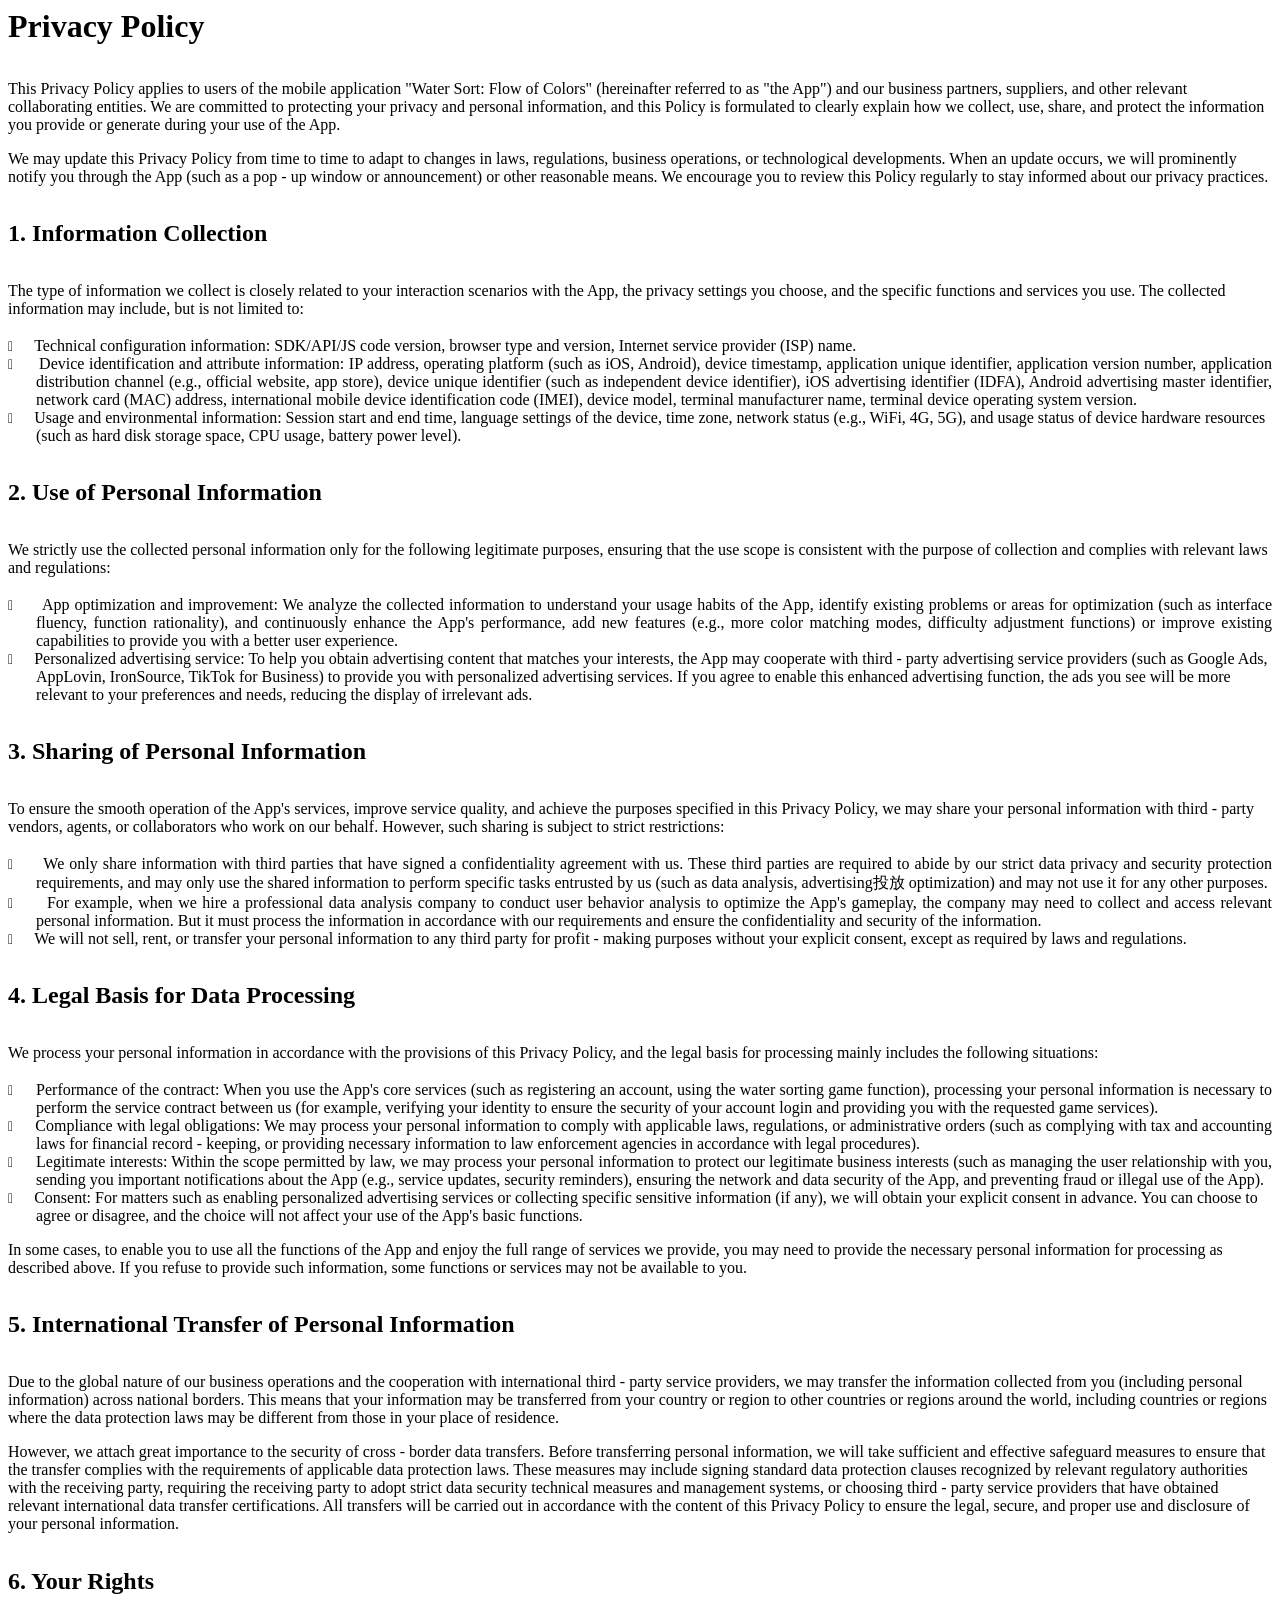
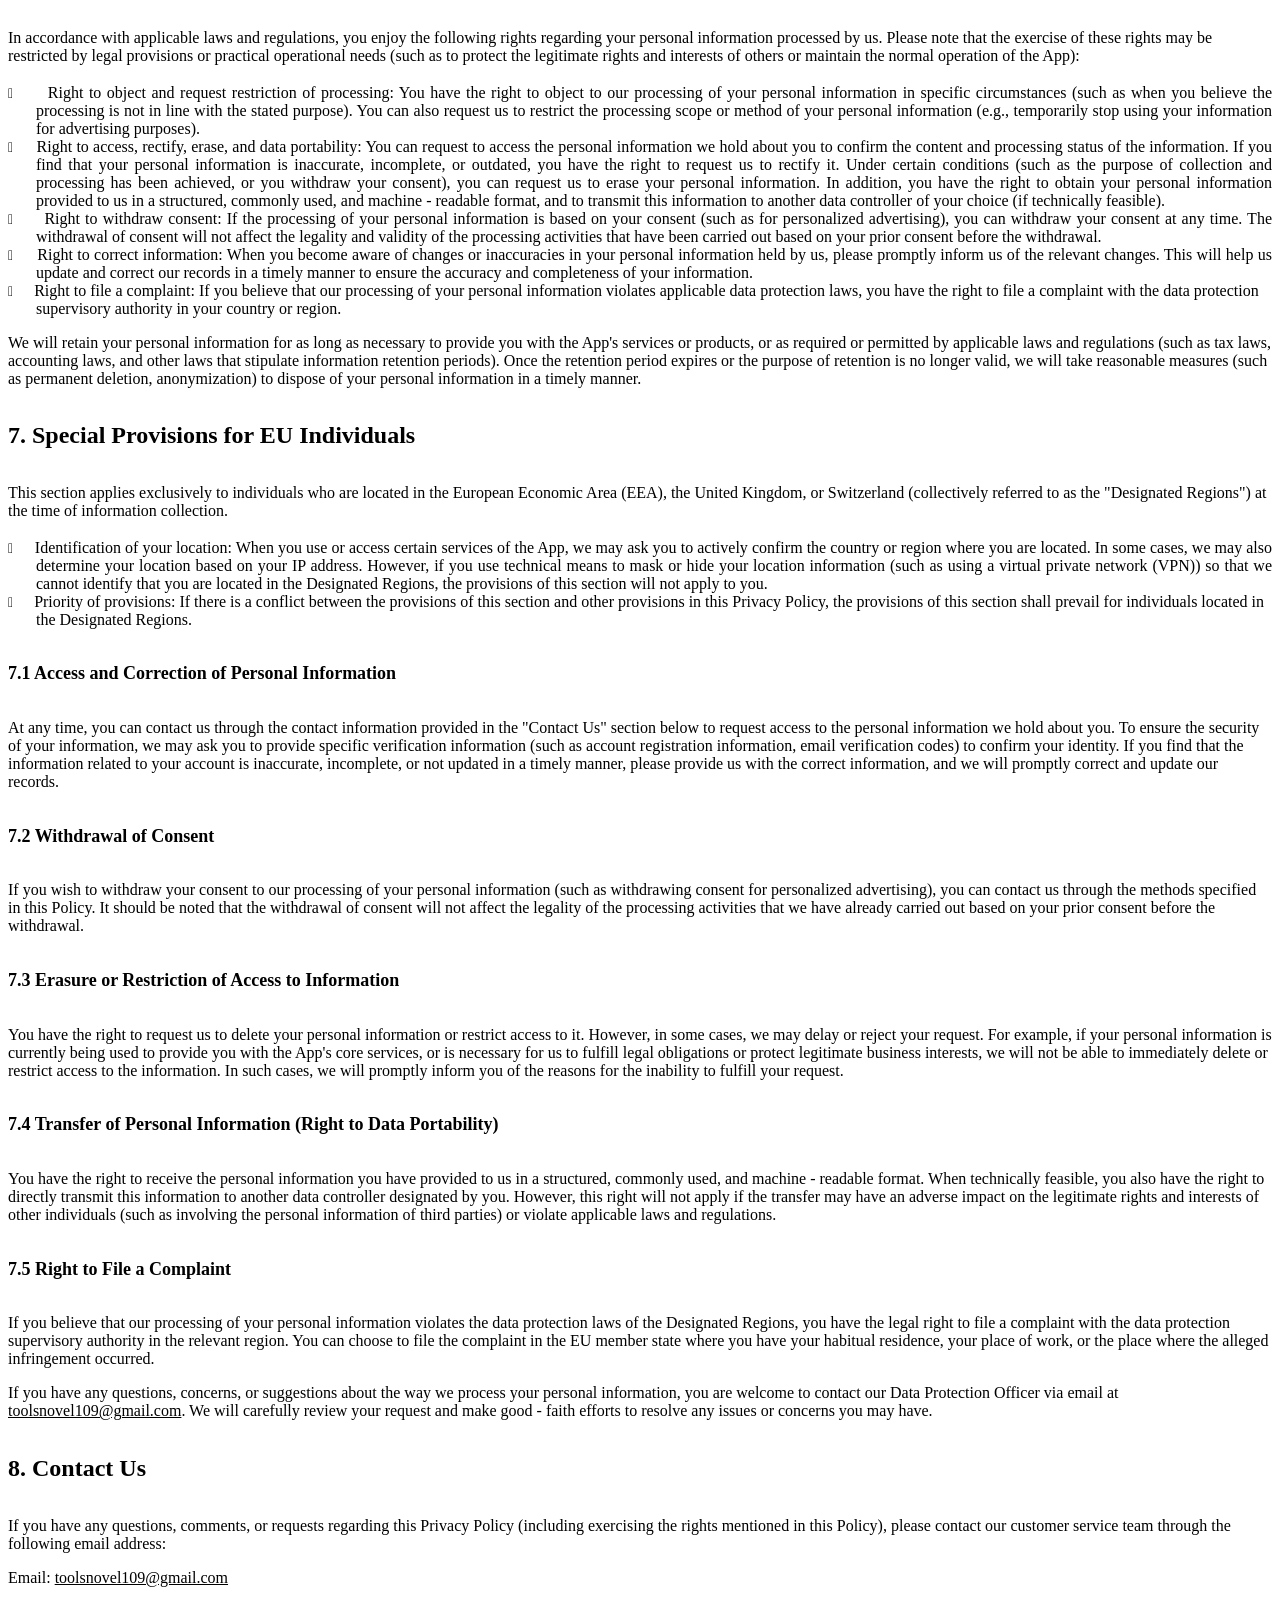
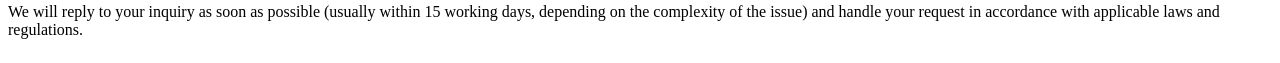
<file: water/privacy.html>
<html><head><meta http-equiv="Content-Type" content="text/html; charset=utf-8" /><meta http-equiv="Content-Style-Type" content="text/css" /><meta name="generator" content="Aspose.Words for .NET 17.1.0.0" /><title></title></head><body><div><h1 style="margin-top:0pt; margin-bottom:14pt"><span style="font-family:'Segoe UI'">Privacy Policy</span></h1><p style="margin-top:0pt; margin-bottom:0pt; font-size:10.5pt"><span style="font-family:'Segoe UI'">&#xa0;</span></p><p style="margin-top:0pt; margin-bottom:0pt; font-size:12pt"><span style="font-family:'Segoe UI'">This Privacy Policy applies to users of the mobile application "Water Sort: Flow of Colors" (hereinafter referred to as "the App") and our business partners, suppliers, and other relevant collaborating entities. We are committed to protecting your privacy and personal information, and this Policy is formulated to clearly explain how we collect, use, share, and protect the information you provide or generate during your use of the App.</span></p><p style="margin-top:0pt; margin-bottom:0pt; font-size:10.5pt"><span style="font-family:'Segoe UI'">&#xa0;</span></p><p style="margin-top:0pt; margin-bottom:0pt; font-size:12pt"><span style="font-family:'Segoe UI'">We may update this Privacy Policy from time to time to adapt to changes in laws, regulations, business operations, or technological developments. When an update occurs, we will prominently notify you through the App (such as a pop - up window or announcement) or other reasonable means. We encourage you to review this Policy regularly to stay informed about our privacy practices.</span></p><p style="margin-top:0pt; margin-bottom:0pt; font-size:10.5pt"><span style="font-family:'Segoe UI'">&#xa0;</span></p><h2 style="margin-top:14pt; margin-bottom:14pt"><span style="font-family:'Segoe UI'">1. Information Collection</span></h2><p style="margin-top:0pt; margin-bottom:0pt; font-size:10.5pt"><span style="font-family:'Segoe UI'">&#xa0;</span></p><p style="margin-top:0pt; margin-bottom:0pt; font-size:12pt"><span style="font-family:'Segoe UI'">The type of information we collect is closely related to your interaction scenarios with the App, the privacy settings you choose, and the specific functions and services you use. The collected information may include, but is not limited to:</span></p><p style="margin-top:14pt; margin-left:21pt; margin-bottom:0pt; text-indent:-21pt; text-align:justify; font-size:12pt"><span style="font-family:Wingdings; font-size:10.5pt"></span><span style="font:7pt 'Times New Roman'">&#xa0;&#xa0;&#xa0;&#xa0;&#xa0;&#xa0;&#xa0;&#xa0; </span><span style="font-family:'Segoe UI'">Technical configuration information: SDK/API/JS code version, browser type and version, Internet service provider (ISP) name.</span></p><p style="margin-top:0pt; margin-left:21pt; margin-bottom:0pt; text-indent:-21pt; text-align:justify; font-size:12pt"><span style="font-family:Wingdings; font-size:10.5pt"></span><span style="font:7pt 'Times New Roman'">&#xa0;&#xa0;&#xa0;&#xa0;&#xa0;&#xa0;&#xa0;&#xa0; </span><span style="font-family:'Segoe UI'">Device identification and attribute information: IP address, operating platform (such as iOS, Android), device timestamp, application unique identifier, application version number, application distribution channel (e.g., official website, app store), device unique identifier (such as independent device identifier), iOS advertising identifier (IDFA), Android advertising master identifier, network card (MAC) address, international mobile device identification code (IMEI), device model, terminal manufacturer name, terminal device operating system version.</span></p><p style="margin-top:0pt; margin-left:21pt; margin-bottom:0pt; text-indent:-21pt; font-size:12pt"><span style="font-family:Wingdings; font-size:10.5pt"></span><span style="font:7pt 'Times New Roman'">&#xa0;&#xa0;&#xa0;&#xa0;&#xa0;&#xa0;&#xa0;&#xa0; </span><span style="font-family:'Segoe UI'">Usage and environmental information: Session start and end time, language settings of the device, time zone, network status (e.g., WiFi, 4G, 5G), and usage status of device hardware resources (such as hard disk storage space, CPU usage, battery power level).</span></p><p style="margin-top:0pt; margin-bottom:0pt; font-size:10.5pt"><span style="font-family:'Segoe UI'">&#xa0;</span></p><h2 style="margin-top:14pt; margin-bottom:14pt"><span style="font-family:'Segoe UI'">2. Use of Personal Information</span></h2><p style="margin-top:0pt; margin-bottom:0pt; font-size:10.5pt"><span style="font-family:'Segoe UI'">&#xa0;</span></p><p style="margin-top:0pt; margin-bottom:0pt; font-size:12pt"><span style="font-family:'Segoe UI'">We strictly use the collected personal information only for the following legitimate purposes, ensuring that the use scope is consistent with the purpose of collection and complies with relevant laws and regulations:</span></p><p style="margin-top:14pt; margin-left:21pt; margin-bottom:0pt; text-indent:-21pt; text-align:justify; font-size:12pt"><span style="font-family:Wingdings; font-size:10.5pt"></span><span style="font:7pt 'Times New Roman'">&#xa0;&#xa0;&#xa0;&#xa0;&#xa0;&#xa0;&#xa0;&#xa0; </span><span style="font-family:'Segoe UI'">App optimization and improvement: We analyze the collected information to understand your usage habits of the App, identify existing problems or areas for optimization (such as interface fluency, function rationality), and continuously enhance the App's performance, add new features (e.g., more color matching modes, difficulty adjustment functions) or improve existing capabilities to provide you with a better user experience.</span></p><p style="margin-top:0pt; margin-left:21pt; margin-bottom:0pt; text-indent:-21pt; font-size:12pt"><span style="font-family:Wingdings; font-size:10.5pt"></span><span style="font:7pt 'Times New Roman'">&#xa0;&#xa0;&#xa0;&#xa0;&#xa0;&#xa0;&#xa0;&#xa0; </span><span style="font-family:'Segoe UI'">Personalized advertising service: To help you obtain advertising content that matches your interests, the App may cooperate with third - party advertising service providers (such as Google Ads, AppLovin, IronSource, TikTok for Business) to provide you with personalized advertising services. If you agree to enable this enhanced advertising function, the ads you see will be more relevant to your preferences and needs, reducing the display of irrelevant ads.</span></p><p style="margin-top:0pt; margin-bottom:0pt; font-size:10.5pt"><span style="font-family:'Segoe UI'">&#xa0;</span></p><h2 style="margin-top:14pt; margin-bottom:14pt"><span style="font-family:'Segoe UI'">3. Sharing of Personal Information</span></h2><p style="margin-top:0pt; margin-bottom:0pt; font-size:10.5pt"><span style="font-family:'Segoe UI'">&#xa0;</span></p><p style="margin-top:0pt; margin-bottom:0pt; font-size:12pt"><span style="font-family:'Segoe UI'">To ensure the smooth operation of the App's services, improve service quality, and achieve the purposes specified in this Privacy Policy, we may share your personal information with third - party vendors, agents, or collaborators who work on our behalf. However, such sharing is subject to strict restrictions:</span></p><p style="margin-top:14pt; margin-left:21pt; margin-bottom:0pt; text-indent:-21pt; text-align:justify; font-size:12pt"><span style="font-family:Wingdings; font-size:10.5pt"></span><span style="font:7pt 'Times New Roman'">&#xa0;&#xa0;&#xa0;&#xa0;&#xa0;&#xa0;&#xa0;&#xa0; </span><span style="font-family:'Segoe UI'">We only share information with third parties that have signed a confidentiality agreement with us. These third parties are required to abide by our strict data privacy and security protection requirements, and may only use the shared information to perform specific tasks entrusted by us (such as data analysis, advertising</span><span style="font-family:'宋体'">投放 </span><span style="font-family:'Segoe UI'">optimization) and may not use it for any other purposes.</span></p><p style="margin-top:0pt; margin-left:21pt; margin-bottom:0pt; text-indent:-21pt; text-align:justify; font-size:12pt"><span style="font-family:Wingdings; font-size:10.5pt"></span><span style="font:7pt 'Times New Roman'">&#xa0;&#xa0;&#xa0;&#xa0;&#xa0;&#xa0;&#xa0;&#xa0; </span><span style="font-family:'Segoe UI'">For example, when we hire a professional data analysis company to conduct user behavior analysis to optimize the App's gameplay, the company may need to collect and access relevant personal information. But it must process the information in accordance with our requirements and ensure the confidentiality and security of the information.</span></p><p style="margin-top:0pt; margin-left:21pt; margin-bottom:0pt; text-indent:-21pt; font-size:12pt"><span style="font-family:Wingdings; font-size:10.5pt"></span><span style="font:7pt 'Times New Roman'">&#xa0;&#xa0;&#xa0;&#xa0;&#xa0;&#xa0;&#xa0;&#xa0; </span><span style="font-family:'Segoe UI'">We will not sell, rent, or transfer your personal information to any third party for profit - making purposes without your explicit consent, except as required by laws and regulations.</span></p><p style="margin-top:0pt; margin-bottom:0pt; font-size:10.5pt"><span style="font-family:'Segoe UI'">&#xa0;</span></p><h2 style="margin-top:14pt; margin-bottom:14pt"><span style="font-family:'Segoe UI'">4. Legal Basis for Data Processing</span></h2><p style="margin-top:0pt; margin-bottom:0pt; font-size:10.5pt"><span style="font-family:'Segoe UI'">&#xa0;</span></p><p style="margin-top:0pt; margin-bottom:0pt; font-size:12pt"><span style="font-family:'Segoe UI'">We process your personal information in accordance with the provisions of this Privacy Policy, and the legal basis for processing mainly includes the following situations:</span></p><p style="margin-top:14pt; margin-left:21pt; margin-bottom:0pt; text-indent:-21pt; text-align:justify; font-size:12pt"><span style="font-family:Wingdings; font-size:10.5pt"></span><span style="font:7pt 'Times New Roman'">&#xa0;&#xa0;&#xa0;&#xa0;&#xa0;&#xa0;&#xa0;&#xa0; </span><span style="font-family:'Segoe UI'">Performance of the contract: When you use the App's core services (such as registering an account, using the water sorting game function), processing your personal information is necessary to perform the service contract between us (for example, verifying your identity to ensure the security of your account login and providing you with the requested game services).</span></p><p style="margin-top:0pt; margin-left:21pt; margin-bottom:0pt; text-indent:-21pt; text-align:justify; font-size:12pt"><span style="font-family:Wingdings; font-size:10.5pt"></span><span style="font:7pt 'Times New Roman'">&#xa0;&#xa0;&#xa0;&#xa0;&#xa0;&#xa0;&#xa0;&#xa0; </span><span style="font-family:'Segoe UI'">Compliance with legal obligations: We may process your personal information to comply with applicable laws, regulations, or administrative orders (such as complying with tax and accounting laws for financial record - keeping, or providing necessary information to law enforcement agencies in accordance with legal procedures).</span></p><p style="margin-top:0pt; margin-left:21pt; margin-bottom:0pt; text-indent:-21pt; text-align:justify; font-size:12pt"><span style="font-family:Wingdings; font-size:10.5pt"></span><span style="font:7pt 'Times New Roman'">&#xa0;&#xa0;&#xa0;&#xa0;&#xa0;&#xa0;&#xa0;&#xa0; </span><span style="font-family:'Segoe UI'">Legitimate interests: Within the scope permitted by law, we may process your personal information to protect our legitimate business interests (such as managing the user relationship with you, sending you important notifications about the App (e.g., service updates, security reminders), ensuring the network and data security of the App, and preventing fraud or illegal use of the App).</span></p><p style="margin-top:0pt; margin-left:21pt; margin-bottom:0pt; text-indent:-21pt; font-size:12pt"><span style="font-family:Wingdings; font-size:10.5pt"></span><span style="font:7pt 'Times New Roman'">&#xa0;&#xa0;&#xa0;&#xa0;&#xa0;&#xa0;&#xa0;&#xa0; </span><span style="font-family:'Segoe UI'">Consent: For matters such as enabling personalized advertising services or collecting specific sensitive information (if any), we will obtain your explicit consent in advance. You can choose to agree or disagree, and the choice will not affect your use of the App's basic functions.</span></p><p style="margin-top:0pt; margin-bottom:0pt; font-size:10.5pt"><span style="font-family:'Segoe UI'">&#xa0;</span></p><p style="margin-top:0pt; margin-bottom:0pt; font-size:12pt"><span style="font-family:'Segoe UI'">In some cases, to enable you to use all the functions of the App and enjoy the full range of services we provide, you may need to provide the necessary personal information for processing as described above. If you refuse to provide such information, some functions or services may not be available to you.</span></p><p style="margin-top:0pt; margin-bottom:0pt; font-size:10.5pt"><span style="font-family:'Segoe UI'">&#xa0;</span></p><h2 style="margin-top:14pt; margin-bottom:14pt"><span style="font-family:'Segoe UI'">5. International Transfer of Personal Information</span></h2><p style="margin-top:0pt; margin-bottom:0pt; font-size:10.5pt"><span style="font-family:'Segoe UI'">&#xa0;</span></p><p style="margin-top:0pt; margin-bottom:0pt; font-size:12pt"><span style="font-family:'Segoe UI'">Due to the global nature of our business operations and the cooperation with international third - party service providers, we may transfer the information collected from you (including personal information) across national borders. This means that your information may be transferred from your country or region to other countries or regions around the world, including countries or regions where the data protection laws may be different from those in your place of residence.</span></p><p style="margin-top:0pt; margin-bottom:0pt; font-size:10.5pt"><span style="font-family:'Segoe UI'">&#xa0;</span></p><p style="margin-top:0pt; margin-bottom:0pt; font-size:12pt"><span style="font-family:'Segoe UI'">However, we attach great importance to the security of cross - border data transfers. Before transferring personal information, we will take sufficient and effective safeguard measures to ensure that the transfer complies with the requirements of applicable data protection laws. These measures may include signing standard data protection clauses recognized by relevant regulatory authorities with the receiving party, requiring the receiving party to adopt strict data security technical measures and management systems, or choosing third - party service providers that have obtained relevant international data transfer certifications. All transfers will be carried out in accordance with the content of this Privacy Policy to ensure the legal, secure, and proper use and disclosure of your personal information.</span></p><p style="margin-top:0pt; margin-bottom:0pt; font-size:10.5pt"><span style="font-family:'Segoe UI'">&#xa0;</span></p><h2 style="margin-top:14pt; margin-bottom:14pt"><span style="font-family:'Segoe UI'">6. Your Rights</span></h2><p style="margin-top:0pt; margin-bottom:0pt; font-size:10.5pt"><span style="font-family:'Segoe UI'">&#xa0;</span></p><p style="margin-top:0pt; margin-bottom:0pt; font-size:12pt"><span style="font-family:'Segoe UI'">In accordance with applicable laws and regulations, you enjoy the following rights regarding your personal information processed by us. Please note that the exercise of these rights may be restricted by legal provisions or practical operational needs (such as to protect the legitimate rights and interests of others or maintain the normal operation of the App):</span></p><p style="margin-top:14pt; margin-left:21pt; margin-bottom:0pt; text-indent:-21pt; text-align:justify; font-size:12pt"><span style="font-family:Wingdings; font-size:10.5pt"></span><span style="font:7pt 'Times New Roman'">&#xa0;&#xa0;&#xa0;&#xa0;&#xa0;&#xa0;&#xa0;&#xa0; </span><span style="font-family:'Segoe UI'">Right to object and request restriction of processing: You have the right to object to our processing of your personal information in specific circumstances (such as when you believe the processing is not in line with the stated purpose). You can also request us to restrict the processing scope or method of your personal information (e.g., temporarily stop using your information for advertising purposes).</span></p><p style="margin-top:0pt; margin-left:21pt; margin-bottom:0pt; text-indent:-21pt; text-align:justify; font-size:12pt"><span style="font-family:Wingdings; font-size:10.5pt"></span><span style="font:7pt 'Times New Roman'">&#xa0;&#xa0;&#xa0;&#xa0;&#xa0;&#xa0;&#xa0;&#xa0; </span><span style="font-family:'Segoe UI'">Right to access, rectify, erase, and data portability: You can request to access the personal information we hold about you to confirm the content and processing status of the information. If you find that your personal information is inaccurate, incomplete, or outdated, you have the right to request us to rectify it. Under certain conditions (such as the purpose of collection and processing has been achieved, or you withdraw your consent), you can request us to erase your personal information. In addition, you have the right to obtain your personal information provided to us in a structured, commonly used, and machine - readable format, and to transmit this information to another data controller of your choice (if technically feasible).</span></p><p style="margin-top:0pt; margin-left:21pt; margin-bottom:0pt; text-indent:-21pt; text-align:justify; font-size:12pt"><span style="font-family:Wingdings; font-size:10.5pt"></span><span style="font:7pt 'Times New Roman'">&#xa0;&#xa0;&#xa0;&#xa0;&#xa0;&#xa0;&#xa0;&#xa0; </span><span style="font-family:'Segoe UI'">Right to withdraw consent: If the processing of your personal information is based on your consent (such as for personalized advertising), you can withdraw your consent at any time. The withdrawal of consent will not affect the legality and validity of the processing activities that have been carried out based on your prior consent before the withdrawal.</span></p><p style="margin-top:0pt; margin-left:21pt; margin-bottom:0pt; text-indent:-21pt; text-align:justify; font-size:12pt"><span style="font-family:Wingdings; font-size:10.5pt"></span><span style="font:7pt 'Times New Roman'">&#xa0;&#xa0;&#xa0;&#xa0;&#xa0;&#xa0;&#xa0;&#xa0; </span><span style="font-family:'Segoe UI'">Right to correct information: When you become aware of changes or inaccuracies in your personal information held by us, please promptly inform us of the relevant changes. This will help us update and correct our records in a timely manner to ensure the accuracy and completeness of your information.</span></p><p style="margin-top:0pt; margin-left:21pt; margin-bottom:0pt; text-indent:-21pt; font-size:12pt"><span style="font-family:Wingdings; font-size:10.5pt"></span><span style="font:7pt 'Times New Roman'">&#xa0;&#xa0;&#xa0;&#xa0;&#xa0;&#xa0;&#xa0;&#xa0; </span><span style="font-family:'Segoe UI'">Right to file a complaint: If you believe that our processing of your personal information violates applicable data protection laws, you have the right to file a complaint with the data protection supervisory authority in your country or region.</span></p><p style="margin-top:0pt; margin-bottom:0pt; font-size:10.5pt"><span style="font-family:'Segoe UI'">&#xa0;</span></p><p style="margin-top:0pt; margin-bottom:0pt; font-size:12pt"><span style="font-family:'Segoe UI'">We will retain your personal information for as long as necessary to provide you with the App's services or products, or as required or permitted by applicable laws and regulations (such as tax laws, accounting laws, and other laws that stipulate information retention periods). Once the retention period expires or the purpose of retention is no longer valid, we will take reasonable measures (such as permanent deletion, anonymization) to dispose of your personal information in a timely manner.</span></p><p style="margin-top:0pt; margin-bottom:0pt; font-size:10.5pt"><span style="font-family:'Segoe UI'">&#xa0;</span></p><h2 style="margin-top:14pt; margin-bottom:14pt"><span style="font-family:'Segoe UI'">7. Special Provisions for EU Individuals</span></h2><p style="margin-top:0pt; margin-bottom:0pt; font-size:10.5pt"><span style="font-family:'Segoe UI'">&#xa0;</span></p><p style="margin-top:0pt; margin-bottom:0pt; font-size:12pt"><span style="font-family:'Segoe UI'">This section applies exclusively to individuals who are located in the European Economic Area (EEA), the United Kingdom, or Switzerland (collectively referred to as the "Designated Regions") at the time of information collection.</span></p><p style="margin-top:14pt; margin-left:21pt; margin-bottom:0pt; text-indent:-21pt; text-align:justify; font-size:12pt"><span style="font-family:Wingdings; font-size:10.5pt"></span><span style="font:7pt 'Times New Roman'">&#xa0;&#xa0;&#xa0;&#xa0;&#xa0;&#xa0;&#xa0;&#xa0; </span><span style="font-family:'Segoe UI'">Identification of your location: When you use or access certain services of the App, we may ask you to actively confirm the country or region where you are located. In some cases, we may also determine your location based on your IP address. However, if you use technical means to mask or hide your location information (such as using a virtual private network (VPN)) so that we cannot identify that you are located in the Designated Regions, the provisions of this section will not apply to you.</span></p><p style="margin-top:0pt; margin-left:21pt; margin-bottom:0pt; text-indent:-21pt; font-size:12pt"><span style="font-family:Wingdings; font-size:10.5pt"></span><span style="font:7pt 'Times New Roman'">&#xa0;&#xa0;&#xa0;&#xa0;&#xa0;&#xa0;&#xa0;&#xa0; </span><span style="font-family:'Segoe UI'">Priority of provisions: If there is a conflict between the provisions of this section and other provisions in this Privacy Policy, the provisions of this section shall prevail for individuals located in the Designated Regions.</span></p><p style="margin-top:0pt; margin-bottom:0pt; font-size:10.5pt"><span style="font-family:'Segoe UI'">&#xa0;</span></p><h3 style="margin-top:14pt; margin-bottom:14pt; font-size:13.5pt"><span style="font-family:'Segoe UI'">7.1 Access and Correction of Personal Information</span></h3><p style="margin-top:0pt; margin-bottom:0pt; font-size:10.5pt"><span style="font-family:'Segoe UI'">&#xa0;</span></p><p style="margin-top:0pt; margin-bottom:0pt; font-size:12pt"><span style="font-family:'Segoe UI'">At any time, you can contact us through the contact information provided in the "Contact Us" section below to request access to the personal information we hold about you. To ensure the security of your information, we may ask you to provide specific verification information (such as account registration information, email verification codes) to confirm your identity. If you find that the information related to your account is inaccurate, incomplete, or not updated in a timely manner, please provide us with the correct information, and we will promptly correct and update our records.</span></p><p style="margin-top:0pt; margin-bottom:0pt; font-size:10.5pt"><span style="font-family:'Segoe UI'">&#xa0;</span></p><h3 style="margin-top:14pt; margin-bottom:14pt; font-size:13.5pt"><span style="font-family:'Segoe UI'">7.2 Withdrawal of Consent</span></h3><p style="margin-top:0pt; margin-bottom:0pt; font-size:10.5pt"><span style="font-family:'Segoe UI'">&#xa0;</span></p><p style="margin-top:0pt; margin-bottom:0pt; font-size:12pt"><span style="font-family:'Segoe UI'">If you wish to withdraw your consent to our processing of your personal information (such as withdrawing consent for personalized advertising), you can contact us through the methods specified in this Policy. It should be noted that the withdrawal of consent will not affect the legality of the processing activities that we have already carried out based on your prior consent before the withdrawal.</span></p><p style="margin-top:0pt; margin-bottom:0pt; font-size:10.5pt"><span style="font-family:'Segoe UI'">&#xa0;</span></p><h3 style="margin-top:14pt; margin-bottom:14pt; font-size:13.5pt"><span style="font-family:'Segoe UI'">7.3 Erasure or Restriction of Access to Information</span></h3><p style="margin-top:0pt; margin-bottom:0pt; font-size:10.5pt"><span style="font-family:'Segoe UI'">&#xa0;</span></p><p style="margin-top:0pt; margin-bottom:0pt; font-size:12pt"><span style="font-family:'Segoe UI'">You have the right to request us to delete your personal information or restrict access to it. However, in some cases, we may delay or reject your request. For example, if your personal information is currently being used to provide you with the App's core services, or is necessary for us to fulfill legal obligations or protect legitimate business interests, we will not be able to immediately delete or restrict access to the information. In such cases, we will promptly inform you of the reasons for the inability to fulfill your request.</span></p><p style="margin-top:0pt; margin-bottom:0pt; font-size:10.5pt"><span style="font-family:'Segoe UI'">&#xa0;</span></p><h3 style="margin-top:14pt; margin-bottom:14pt; font-size:13.5pt"><span style="font-family:'Segoe UI'">7.4 Transfer of Personal Information (Right to Data Portability)</span></h3><p style="margin-top:0pt; margin-bottom:0pt; font-size:10.5pt"><span style="font-family:'Segoe UI'">&#xa0;</span></p><p style="margin-top:0pt; margin-bottom:0pt; font-size:12pt"><span style="font-family:'Segoe UI'">You have the right to receive the personal information you have provided to us in a structured, commonly used, and machine - readable format. When technically feasible, you also have the right to directly transmit this information to another data controller designated by you. However, this right will not apply if the transfer may have an adverse impact on the legitimate rights and interests of other individuals (such as involving the personal information of third parties) or violate applicable laws and regulations.</span></p><p style="margin-top:0pt; margin-bottom:0pt; font-size:10.5pt"><span style="font-family:'Segoe UI'">&#xa0;</span></p><h3 style="margin-top:14pt; margin-bottom:14pt; font-size:13.5pt"><span style="font-family:'Segoe UI'">7.5 Right to File a Complaint</span></h3><p style="margin-top:0pt; margin-bottom:0pt; font-size:10.5pt"><span style="font-family:'Segoe UI'">&#xa0;</span></p><p style="margin-top:0pt; margin-bottom:0pt; font-size:12pt"><span style="font-family:'Segoe UI'">If you believe that our processing of your personal information violates the data protection laws of the Designated Regions, you have the legal right to file a complaint with the data protection supervisory authority in the relevant region. You can choose to file the complaint in the EU member state where you have your habitual residence, your place of work, or the place where the alleged infringement occurred.</span></p><p style="margin-top:0pt; margin-bottom:0pt; font-size:10.5pt"><span style="font-family:'Segoe UI'">&#xa0;</span></p><p style="margin-top:0pt; margin-bottom:0pt; font-size:12pt"><span style="font-family:'Segoe UI'">If you have any questions, concerns, or suggestions about the way we process your personal information, you are welcome to contact our Data Protection Officer via email at </span><a href="mailto:hexiedang791@gmail.com" style="text-decoration:none"><span style="font-family:'Segoe UI'; text-decoration:underline; color:#000000">toolsnovel109@gmail.com</span></a><span style="font-family:'Segoe UI'">. We will carefully review your request and make good - faith efforts to resolve any issues or concerns you may have.</span></p><p style="margin-top:0pt; margin-bottom:0pt; font-size:10.5pt"><span style="font-family:'Segoe UI'">&#xa0;</span></p><h2 style="margin-top:14pt; margin-bottom:14pt"><span style="font-family:'Segoe UI'">8. Contact Us</span></h2><p style="margin-top:0pt; margin-bottom:0pt; font-size:10.5pt"><span style="font-family:'Segoe UI'">&#xa0;</span></p><p style="margin-top:0pt; margin-bottom:0pt; font-size:12pt"><span style="font-family:'Segoe UI'">If you have any questions, comments, or requests regarding this Privacy Policy (including exercising the rights mentioned in this Policy), please contact our customer service team through the following email address:</span></p><p style="margin-top:0pt; margin-bottom:0pt; font-size:10.5pt"><span style="font-family:'Segoe UI'">&#xa0;</span></p><p style="margin-top:0pt; margin-bottom:0pt; font-size:12pt"><span style="font-family:'Segoe UI'">Email: </span><a href="mailto:hexiedang791@gmail.com" style="text-decoration:none"><span style="font-family:'Segoe UI'; text-decoration:underline; color:#000000">toolsnovel109@gmail.com</span></a></p><p style="margin-top:0pt; margin-bottom:0pt; font-size:10.5pt"><span style="font-family:'Segoe UI'">&#xa0;</span></p><p style="margin-top:0pt; margin-bottom:0pt; font-size:12pt"><span style="font-family:'Segoe UI'">We will reply to your inquiry as soon as possible (usually within 15 working days, depending on the complexity of the issue) and handle your request in accordance with applicable laws and regulations.</span></p><p style="margin-top:0pt; margin-bottom:0pt; text-align:justify; widows:0; orphans:0; font-size:10.5pt"><span style="font-family:'Segoe UI'">&#xa0;</span></p></div></body></html>
</file>
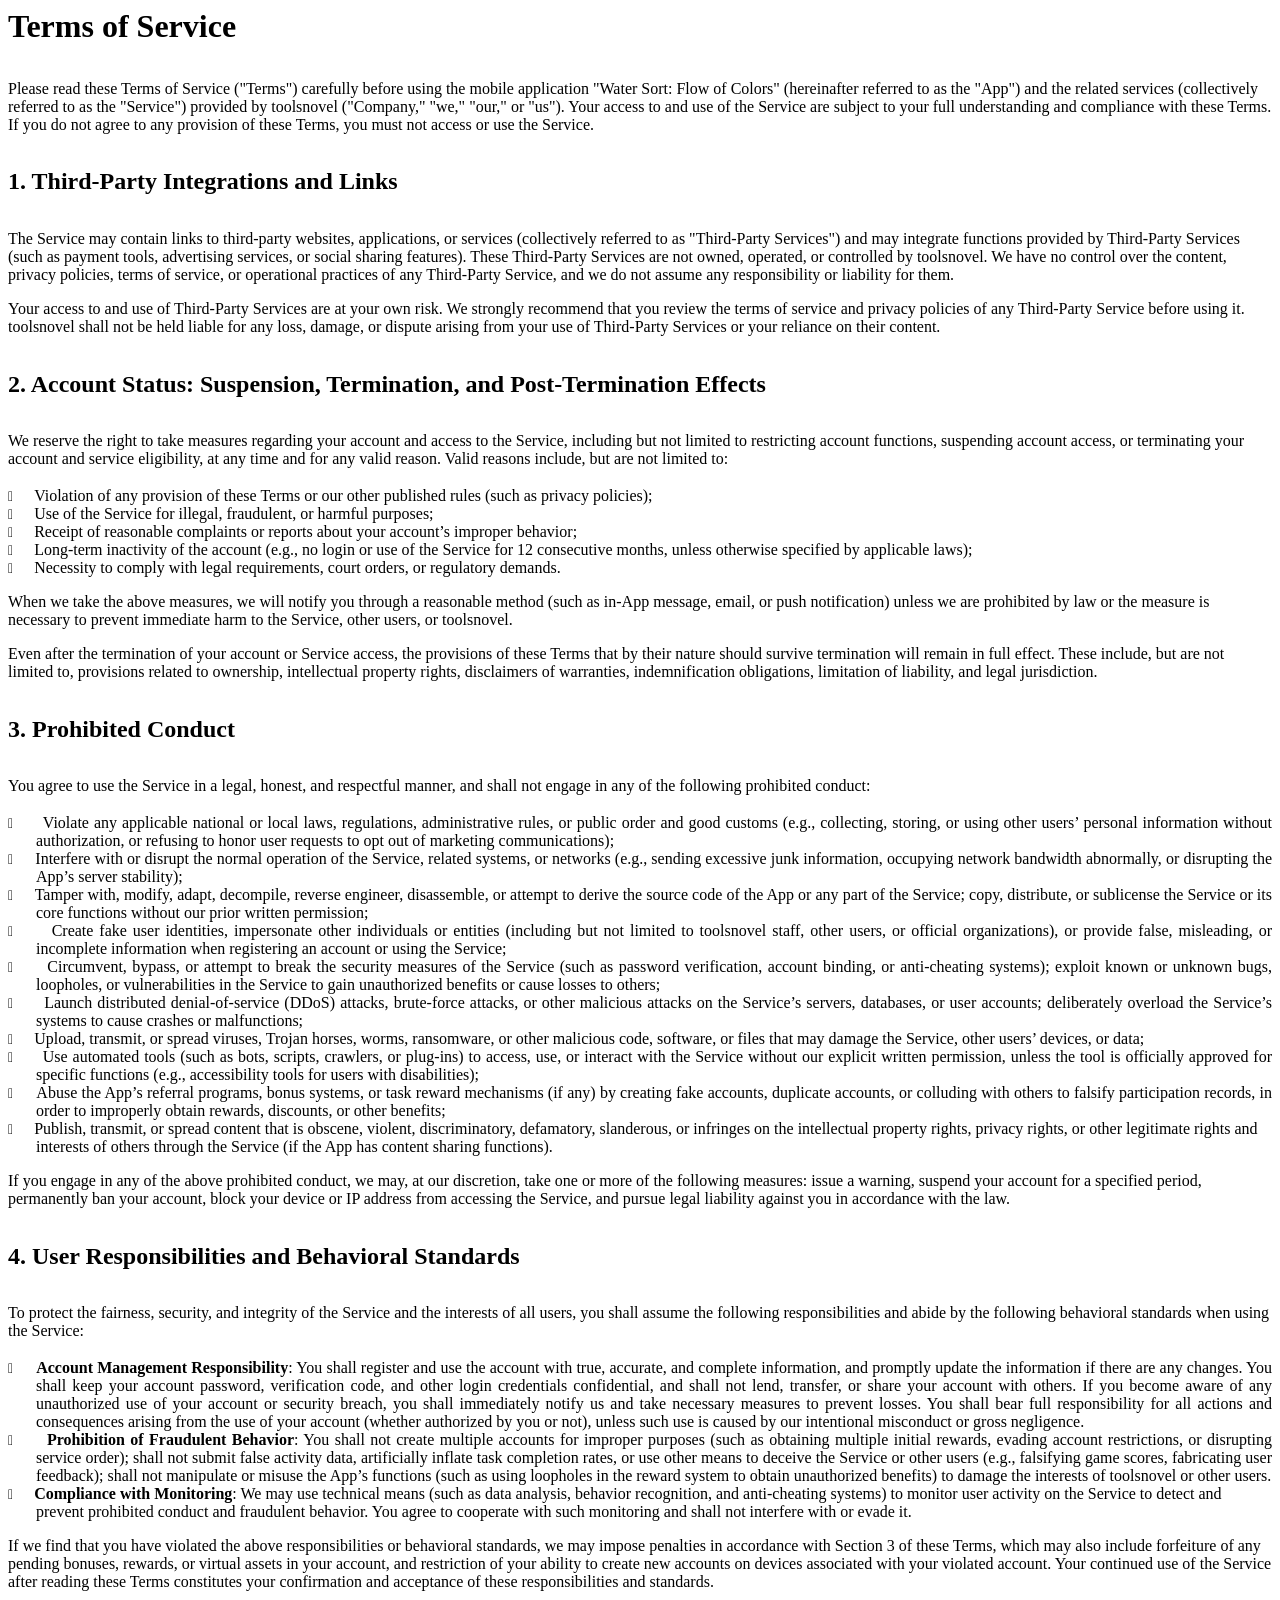
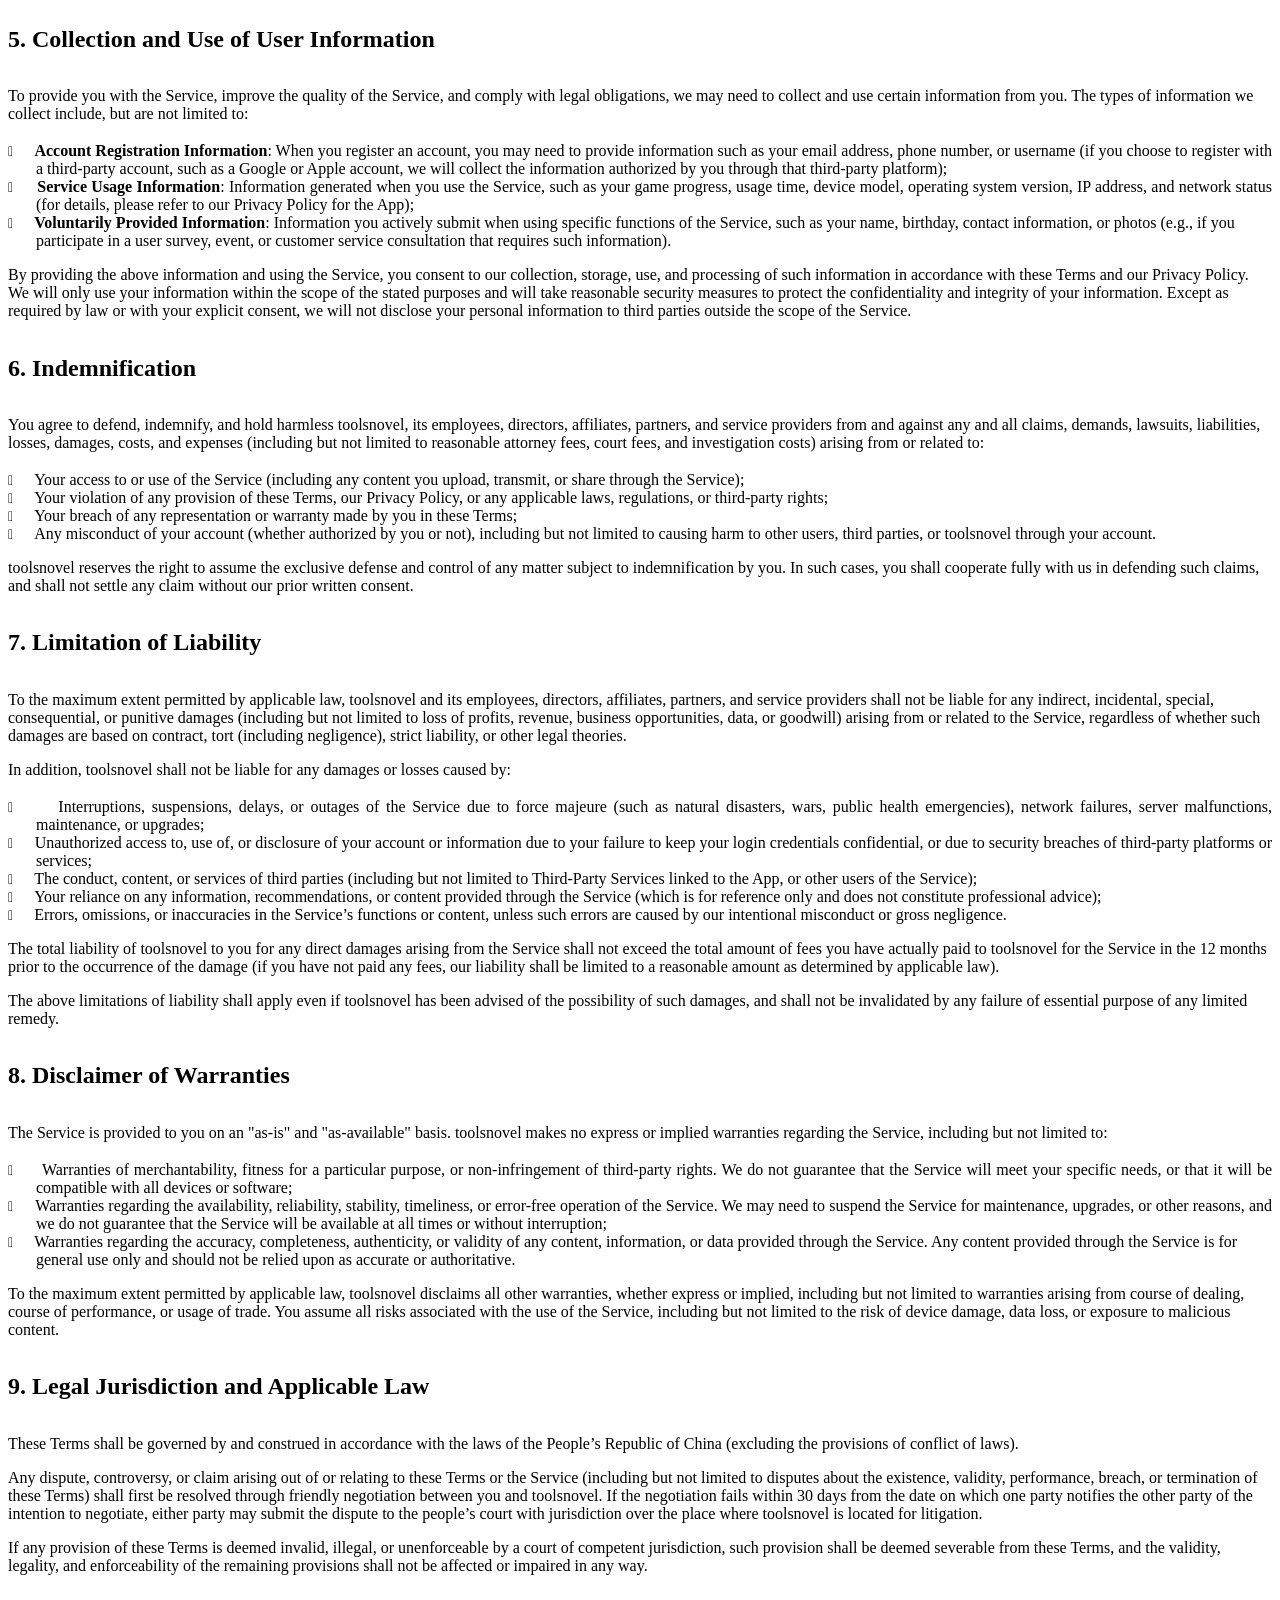
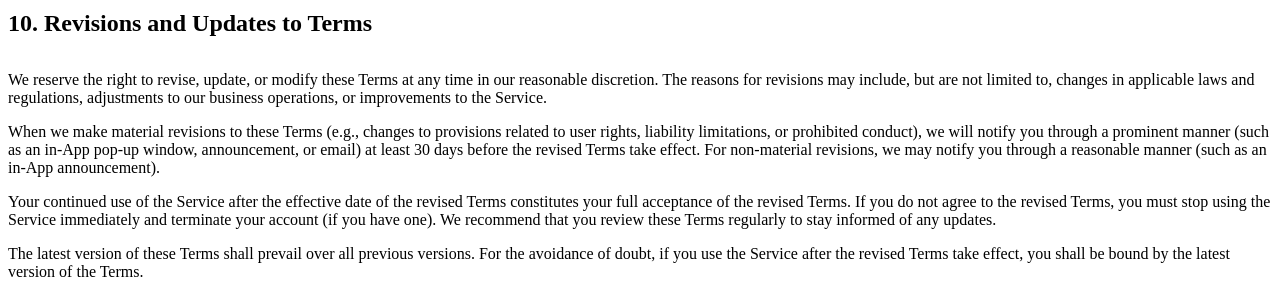
<file: water/terms-of-service.html>
<html><head><meta http-equiv="Content-Type" content="text/html; charset=utf-8" /><meta http-equiv="Content-Style-Type" content="text/css" /><meta name="generator" content="Aspose.Words for .NET 17.1.0.0" /><title></title></head><body><div><h1 style="margin-top:0pt; margin-bottom:14pt"><span style="font-family:'Segoe UI'">Terms of Service</span></h1><p style="margin-top:0pt; margin-bottom:0pt; font-size:10.5pt"><span style="font-family:'Segoe UI'">&#xa0;</span></p><p style="margin-top:0pt; margin-bottom:0pt; font-size:12pt"><span style="font-family:'Segoe UI'">Please read these Terms of Service ("Terms") carefully before using the mobile application "Water Sort: Flow of Colors" (hereinafter referred to as the "App") and the related services (collectively referred to as the "Service") provided by </span><span style="font-family:'Segoe UI'">toolsnovel</span><span style="font-family:'Segoe UI'"> ("Company," "we," "our," or "us"). Your access to and use of the Service are subject to your full understanding and compliance with these Terms. If you do not agree to any provision of these Terms, you must not access or use the Service.</span></p><p style="margin-top:0pt; margin-bottom:0pt; font-size:10.5pt"><span style="font-family:'Segoe UI'">&#xa0;</span></p><h2 style="margin-top:14pt; margin-bottom:14pt"><span style="font-family:'Segoe UI'">1. Third-Party Integrations and Links</span></h2><p style="margin-top:0pt; margin-bottom:0pt; font-size:10.5pt"><span style="font-family:'Segoe UI'">&#xa0;</span></p><p style="margin-top:0pt; margin-bottom:0pt; font-size:12pt"><span style="font-family:'Segoe UI'">The Service may contain links to third-party websites, applications, or services (collectively referred to as "Third-Party Services") and may integrate functions provided by Third-Party Services (such as payment tools, advertising services, or social sharing features). These Third-Party Services are not owned, operated, or controlled by </span><span style="font-family:'Segoe UI'">toolsnovel</span><span style="font-family:'Segoe UI'">. We have no control over the content, privacy policies, terms of service, or operational practices of any Third-Party Service, and we do not assume any responsibility or liability for them. </span></p><p style="margin-top:0pt; margin-bottom:0pt; font-size:10.5pt"><span style="font-family:'Segoe UI'">&#xa0;</span></p><p style="margin-top:0pt; margin-bottom:0pt; font-size:12pt"><span style="font-family:'Segoe UI'">Your access to and use of Third-Party Services are at your own risk. We strongly recommend that you review the terms of service and privacy policies of any Third-Party Service before using it. </span><span style="font-family:'Segoe UI'">toolsnovel</span><span style="font-family:'Segoe UI'"> shall not be held liable for any loss, damage, or dispute arising from your use of Third-Party Services or your reliance on their content.</span></p><p style="margin-top:0pt; margin-bottom:0pt; font-size:10.5pt"><span style="font-family:'Segoe UI'">&#xa0;</span></p><h2 style="margin-top:14pt; margin-bottom:14pt"><span style="font-family:'Segoe UI'">2. Account Status: Suspension, Termination, and Post-Termination Effects</span></h2><p style="margin-top:0pt; margin-bottom:0pt; font-size:10.5pt"><span style="font-family:'Segoe UI'">&#xa0;</span></p><p style="margin-top:0pt; margin-bottom:0pt; font-size:12pt"><span style="font-family:'Segoe UI'">We reserve the right to take measures regarding your account and access to the Service, including but not limited to restricting account functions, suspending account access, or terminating your account and service eligibility, at any time and for any valid reason. Valid reasons include, but are not limited to:</span></p><p style="margin-top:14pt; margin-left:21pt; margin-bottom:0pt; text-indent:-21pt; text-align:justify; font-size:12pt"><span style="font-family:Wingdings; font-size:10.5pt"></span><span style="font:7pt 'Times New Roman'">&#xa0;&#xa0;&#xa0;&#xa0;&#xa0;&#xa0;&#xa0;&#xa0; </span><span style="font-family:'Segoe UI'">Violation of any provision of these Terms or our other published rules (such as privacy policies);</span></p><p style="margin-top:0pt; margin-left:21pt; margin-bottom:0pt; text-indent:-21pt; text-align:justify; font-size:12pt"><span style="font-family:Wingdings; font-size:10.5pt"></span><span style="font:7pt 'Times New Roman'">&#xa0;&#xa0;&#xa0;&#xa0;&#xa0;&#xa0;&#xa0;&#xa0; </span><span style="font-family:'Segoe UI'">Use of the Service for illegal, fraudulent, or harmful purposes;</span></p><p style="margin-top:0pt; margin-left:21pt; margin-bottom:0pt; text-indent:-21pt; text-align:justify; font-size:12pt"><span style="font-family:Wingdings; font-size:10.5pt"></span><span style="font:7pt 'Times New Roman'">&#xa0;&#xa0;&#xa0;&#xa0;&#xa0;&#xa0;&#xa0;&#xa0; </span><span style="font-family:'Segoe UI'">Receipt of reasonable complaints or reports about your account</span><span style="font-family:'Segoe UI'">’</span><span style="font-family:'Segoe UI'">s improper behavior;</span></p><p style="margin-top:0pt; margin-left:21pt; margin-bottom:0pt; text-indent:-21pt; text-align:justify; font-size:12pt"><span style="font-family:Wingdings; font-size:10.5pt"></span><span style="font:7pt 'Times New Roman'">&#xa0;&#xa0;&#xa0;&#xa0;&#xa0;&#xa0;&#xa0;&#xa0; </span><span style="font-family:'Segoe UI'">Long-term inactivity of the account (e.g., no login or use of the Service for 12 consecutive months, unless otherwise specified by applicable laws);</span></p><p style="margin-top:0pt; margin-left:21pt; margin-bottom:0pt; text-indent:-21pt; font-size:12pt"><span style="font-family:Wingdings; font-size:10.5pt"></span><span style="font:7pt 'Times New Roman'">&#xa0;&#xa0;&#xa0;&#xa0;&#xa0;&#xa0;&#xa0;&#xa0; </span><span style="font-family:'Segoe UI'">Necessity to comply with legal requirements, court orders, or regulatory demands.</span></p><p style="margin-top:0pt; margin-bottom:0pt; font-size:10.5pt"><span style="font-family:'Segoe UI'">&#xa0;</span></p><p style="margin-top:0pt; margin-bottom:0pt; font-size:12pt"><span style="font-family:'Segoe UI'">When we take the above measures, we will notify you through a reasonable method (such as in-App message, email, or push notification) unless we are prohibited by law or the measure is necessary to prevent immediate harm to the Service, other users, or </span><span style="font-family:'Segoe UI'">toolsnovel</span><span style="font-family:'Segoe UI'">. </span></p><p style="margin-top:0pt; margin-bottom:0pt; font-size:10.5pt"><span style="font-family:'Segoe UI'">&#xa0;</span></p><p style="margin-top:0pt; margin-bottom:0pt; font-size:12pt"><span style="font-family:'Segoe UI'">Even after the termination of your account or Service access, the provisions of these Terms that by their nature should survive termination will remain in full effect. These include, but are not limited to, provisions related to ownership, intellectual property rights, disclaimers of warranties, indemnification obligations, limitation of liability, and legal jurisdiction.</span></p><p style="margin-top:0pt; margin-bottom:0pt; font-size:10.5pt"><span style="font-family:'Segoe UI'">&#xa0;</span></p><h2 style="margin-top:14pt; margin-bottom:14pt"><span style="font-family:'Segoe UI'">3. Prohibited Conduct</span></h2><p style="margin-top:0pt; margin-bottom:0pt; font-size:10.5pt"><span style="font-family:'Segoe UI'">&#xa0;</span></p><p style="margin-top:0pt; margin-bottom:0pt; font-size:12pt"><span style="font-family:'Segoe UI'">You agree to use the Service in a legal, honest, and respectful manner, and shall not engage in any of the following prohibited conduct:</span></p><p style="margin-top:14pt; margin-left:21pt; margin-bottom:0pt; text-indent:-21pt; text-align:justify; font-size:12pt"><span style="font-family:Wingdings; font-size:10.5pt"></span><span style="font:7pt 'Times New Roman'">&#xa0;&#xa0;&#xa0;&#xa0;&#xa0;&#xa0;&#xa0;&#xa0; </span><span style="font-family:'Segoe UI'">Violate any applicable national or local laws, regulations, administrative rules, or public order and good customs (e.g., collecting, storing, or using other users</span><span style="font-family:'Segoe UI'">’</span><span style="font-family:'Segoe UI'"> personal information without authorization, or refusing to honor user requests to opt out of marketing communications);</span></p><p style="margin-top:0pt; margin-left:21pt; margin-bottom:0pt; text-indent:-21pt; text-align:justify; font-size:12pt"><span style="font-family:Wingdings; font-size:10.5pt"></span><span style="font:7pt 'Times New Roman'">&#xa0;&#xa0;&#xa0;&#xa0;&#xa0;&#xa0;&#xa0;&#xa0; </span><span style="font-family:'Segoe UI'">Interfere with or disrupt the normal operation of the Service, related systems, or networks (e.g., sending excessive junk information, occupying network bandwidth abnormally, or disrupting the App</span><span style="font-family:'Segoe UI'">’</span><span style="font-family:'Segoe UI'">s server stability);</span></p><p style="margin-top:0pt; margin-left:21pt; margin-bottom:0pt; text-indent:-21pt; text-align:justify; font-size:12pt"><span style="font-family:Wingdings; font-size:10.5pt"></span><span style="font:7pt 'Times New Roman'">&#xa0;&#xa0;&#xa0;&#xa0;&#xa0;&#xa0;&#xa0;&#xa0; </span><span style="font-family:'Segoe UI'">Tamper with, modify, adapt, decompile, reverse engineer, disassemble, or attempt to derive the source code of the App or any part of the Service; copy, distribute, or sublicense the Service or its core functions without our prior written permission;</span></p><p style="margin-top:0pt; margin-left:21pt; margin-bottom:0pt; text-indent:-21pt; text-align:justify; font-size:12pt"><span style="font-family:Wingdings; font-size:10.5pt"></span><span style="font:7pt 'Times New Roman'">&#xa0;&#xa0;&#xa0;&#xa0;&#xa0;&#xa0;&#xa0;&#xa0; </span><span style="font-family:'Segoe UI'">Create fake user identities, impersonate other individuals or entities (including but not limited to </span><span style="font-family:'Segoe UI'">toolsnovel</span><span style="font-family:'Segoe UI'"> staff, other users, or official organizations), or provide false, misleading, or incomplete information when registering an account or using the Service;</span></p><p style="margin-top:0pt; margin-left:21pt; margin-bottom:0pt; text-indent:-21pt; text-align:justify; font-size:12pt"><span style="font-family:Wingdings; font-size:10.5pt"></span><span style="font:7pt 'Times New Roman'">&#xa0;&#xa0;&#xa0;&#xa0;&#xa0;&#xa0;&#xa0;&#xa0; </span><span style="font-family:'Segoe UI'">Circumvent, bypass, or attempt to break the security measures of the Service (such as password verification, account binding, or anti-cheating systems); exploit known or unknown bugs, loopholes, or vulnerabilities in the Service to gain unauthorized benefits or cause losses to others;</span></p><p style="margin-top:0pt; margin-left:21pt; margin-bottom:0pt; text-indent:-21pt; text-align:justify; font-size:12pt"><span style="font-family:Wingdings; font-size:10.5pt"></span><span style="font:7pt 'Times New Roman'">&#xa0;&#xa0;&#xa0;&#xa0;&#xa0;&#xa0;&#xa0;&#xa0; </span><span style="font-family:'Segoe UI'">Launch distributed denial-of-service (DDoS) attacks, brute-force attacks, or other malicious attacks on the Service</span><span style="font-family:'Segoe UI'">’</span><span style="font-family:'Segoe UI'">s servers, databases, or user accounts; deliberately overload the Service</span><span style="font-family:'Segoe UI'">’</span><span style="font-family:'Segoe UI'">s systems to cause crashes or malfunctions;</span></p><p style="margin-top:0pt; margin-left:21pt; margin-bottom:0pt; text-indent:-21pt; text-align:justify; font-size:12pt"><span style="font-family:Wingdings; font-size:10.5pt"></span><span style="font:7pt 'Times New Roman'">&#xa0;&#xa0;&#xa0;&#xa0;&#xa0;&#xa0;&#xa0;&#xa0; </span><span style="font-family:'Segoe UI'">Upload, transmit, or spread viruses, Trojan horses, worms, ransomware, or other malicious code, software, or files that may damage the Service, other users</span><span style="font-family:'Segoe UI'">’</span><span style="font-family:'Segoe UI'"> devices, or data;</span></p><p style="margin-top:0pt; margin-left:21pt; margin-bottom:0pt; text-indent:-21pt; text-align:justify; font-size:12pt"><span style="font-family:Wingdings; font-size:10.5pt"></span><span style="font:7pt 'Times New Roman'">&#xa0;&#xa0;&#xa0;&#xa0;&#xa0;&#xa0;&#xa0;&#xa0; </span><span style="font-family:'Segoe UI'">Use automated tools (such as bots, scripts, crawlers, or plug-ins) to access, use, or interact with the Service without our explicit written permission, unless the tool is officially approved for specific functions (e.g., accessibility tools for users with disabilities);</span></p><p style="margin-top:0pt; margin-left:21pt; margin-bottom:0pt; text-indent:-21pt; text-align:justify; font-size:12pt"><span style="font-family:Wingdings; font-size:10.5pt"></span><span style="font:7pt 'Times New Roman'">&#xa0;&#xa0;&#xa0;&#xa0;&#xa0;&#xa0;&#xa0;&#xa0; </span><span style="font-family:'Segoe UI'">Abuse the App</span><span style="font-family:'Segoe UI'">’</span><span style="font-family:'Segoe UI'">s referral programs, bonus systems, or task reward mechanisms (if any) by creating fake accounts, duplicate accounts, or colluding with others to falsify participation records, in order to improperly obtain rewards, discounts, or other benefits;</span></p><p style="margin-top:0pt; margin-left:21pt; margin-bottom:0pt; text-indent:-21pt; font-size:12pt"><span style="font-family:Wingdings; font-size:10.5pt"></span><span style="font:7pt 'Times New Roman'">&#xa0;&#xa0;&#xa0;&#xa0;&#xa0;&#xa0;&#xa0;&#xa0; </span><span style="font-family:'Segoe UI'">Publish, transmit, or spread content that is obscene, violent, discriminatory, defamatory, slanderous, or infringes on the intellectual property rights, privacy rights, or other legitimate rights and interests of others through the Service (if the App has content sharing functions).</span></p><p style="margin-top:0pt; margin-bottom:0pt; font-size:10.5pt"><span style="font-family:'Segoe UI'">&#xa0;</span></p><p style="margin-top:0pt; margin-bottom:0pt; font-size:12pt"><span style="font-family:'Segoe UI'">If you engage in any of the above prohibited conduct, we may, at our discretion, take one or more of the following measures: issue a warning, suspend your account for a specified period, permanently ban your account, block your device or IP address from accessing the Service, and pursue legal liability against you in accordance with the law.</span></p><p style="margin-top:0pt; margin-bottom:0pt; font-size:10.5pt"><span style="font-family:'Segoe UI'">&#xa0;</span></p><h2 style="margin-top:14pt; margin-bottom:14pt"><span style="font-family:'Segoe UI'">4. User Responsibilities and Behavioral Standards</span></h2><p style="margin-top:0pt; margin-bottom:0pt; font-size:10.5pt"><span style="font-family:'Segoe UI'">&#xa0;</span></p><p style="margin-top:0pt; margin-bottom:0pt; font-size:12pt"><span style="font-family:'Segoe UI'">To protect the fairness, security, and integrity of the Service and the interests of all users, you shall assume the following responsibilities and abide by the following behavioral standards when using the Service:</span></p><p style="margin-top:14pt; margin-left:21pt; margin-bottom:0pt; text-indent:-21pt; text-align:justify; font-size:12pt"><span style="font-family:Wingdings; font-size:10.5pt"></span><span style="font:7pt 'Times New Roman'">&#xa0;&#xa0;&#xa0;&#xa0;&#xa0;&#xa0;&#xa0;&#xa0; </span><span style="font-family:'Segoe UI'; font-weight:bold">Account Management Responsibility</span><span style="font-family:'Segoe UI'">: You shall register and use the account with true, accurate, and complete information, and promptly update the information if there are any changes. You shall keep your account password, verification code, and other login credentials confidential, and shall not lend, transfer, or share your account with others. If you become aware of any unauthorized use of your account or security breach, you shall immediately notify us and take necessary measures to prevent losses. You shall bear full responsibility for all actions and consequences arising from the use of your account (whether authorized by you or not), unless such use is caused by our intentional misconduct or gross negligence.</span></p><p style="margin-top:0pt; margin-left:21pt; margin-bottom:0pt; text-indent:-21pt; text-align:justify; font-size:12pt"><span style="font-family:Wingdings; font-size:10.5pt"></span><span style="font:7pt 'Times New Roman'">&#xa0;&#xa0;&#xa0;&#xa0;&#xa0;&#xa0;&#xa0;&#xa0; </span><span style="font-family:'Segoe UI'; font-weight:bold">Prohibition of Fraudulent Behavior</span><span style="font-family:'Segoe UI'">: You shall not create multiple accounts for improper purposes (such as obtaining multiple initial rewards, evading account restrictions, or disrupting service order); shall not submit false activity data, artificially inflate task completion rates, or use other means to deceive the Service or other users (e.g., falsifying game scores, fabricating user feedback); shall not manipulate or misuse the App</span><span style="font-family:'Segoe UI'">’</span><span style="font-family:'Segoe UI'">s functions (such as using loopholes in the reward system to obtain unauthorized benefits) to damage the interests of </span><span style="font-family:'Segoe UI'">toolsnovel</span><span style="font-family:'Segoe UI'"> or other users.</span></p><p style="margin-top:0pt; margin-left:21pt; margin-bottom:0pt; text-indent:-21pt; font-size:12pt"><span style="font-family:Wingdings; font-size:10.5pt"></span><span style="font:7pt 'Times New Roman'">&#xa0;&#xa0;&#xa0;&#xa0;&#xa0;&#xa0;&#xa0;&#xa0; </span><span style="font-family:'Segoe UI'; font-weight:bold">Compliance with Monitoring</span><span style="font-family:'Segoe UI'">: We may use technical means (such as data analysis, behavior recognition, and anti-cheating systems) to monitor user activity on the Service to detect and prevent prohibited conduct and fraudulent behavior. You agree to cooperate with such monitoring and shall not interfere with or evade it. </span></p><p style="margin-top:0pt; margin-bottom:0pt; font-size:10.5pt"><span style="font-family:'Segoe UI'">&#xa0;</span></p><p style="margin-top:0pt; margin-bottom:0pt; font-size:12pt"><span style="font-family:'Segoe UI'">If we find that you have violated the above responsibilities or behavioral standards, we may impose penalties in accordance with Section 3 of these Terms, which may also include forfeiture of any pending bonuses, rewards, or virtual assets in your account, and restriction of your ability to create new accounts on devices associated with your violated account. Your continued use of the Service after reading these Terms constitutes your confirmation and acceptance of these responsibilities and standards.</span></p><p style="margin-top:0pt; margin-bottom:0pt; font-size:10.5pt"><span style="font-family:'Segoe UI'">&#xa0;</span></p><h2 style="margin-top:14pt; margin-bottom:14pt"><span style="font-family:'Segoe UI'">5. Collection and Use of User Information</span></h2><p style="margin-top:0pt; margin-bottom:0pt; font-size:10.5pt"><span style="font-family:'Segoe UI'">&#xa0;</span></p><p style="margin-top:0pt; margin-bottom:0pt; font-size:12pt"><span style="font-family:'Segoe UI'">To provide you with the Service, improve the quality of the Service, and comply with legal obligations, we may need to collect and use certain information from you. The types of information we collect include, but are not limited to:</span></p><p style="margin-top:14pt; margin-left:21pt; margin-bottom:0pt; text-indent:-21pt; text-align:justify; font-size:12pt"><span style="font-family:Wingdings; font-size:10.5pt"></span><span style="font:7pt 'Times New Roman'">&#xa0;&#xa0;&#xa0;&#xa0;&#xa0;&#xa0;&#xa0;&#xa0; </span><span style="font-family:'Segoe UI'; font-weight:bold">Account Registration Information</span><span style="font-family:'Segoe UI'">: When you register an account, you may need to provide information such as your email address, phone number, or username (if you choose to register with a third-party account, such as a Google or Apple account, we will collect the information authorized by you through that third-party platform);</span></p><p style="margin-top:0pt; margin-left:21pt; margin-bottom:0pt; text-indent:-21pt; text-align:justify; font-size:12pt"><span style="font-family:Wingdings; font-size:10.5pt"></span><span style="font:7pt 'Times New Roman'">&#xa0;&#xa0;&#xa0;&#xa0;&#xa0;&#xa0;&#xa0;&#xa0; </span><span style="font-family:'Segoe UI'; font-weight:bold">Service Usage Information</span><span style="font-family:'Segoe UI'">: Information generated when you use the Service, such as your game progress, usage time, device model, operating system version, IP address, and network status (for details, please refer to our Privacy Policy for the App);</span></p><p style="margin-top:0pt; margin-left:21pt; margin-bottom:0pt; text-indent:-21pt; font-size:12pt"><span style="font-family:Wingdings; font-size:10.5pt"></span><span style="font:7pt 'Times New Roman'">&#xa0;&#xa0;&#xa0;&#xa0;&#xa0;&#xa0;&#xa0;&#xa0; </span><span style="font-family:'Segoe UI'; font-weight:bold">Voluntarily Provided Information</span><span style="font-family:'Segoe UI'">: Information you actively submit when using specific functions of the Service, such as your name, birthday, contact information, or photos (e.g., if you participate in a user survey, event, or customer service consultation that requires such information).</span></p><p style="margin-top:0pt; margin-bottom:0pt; font-size:10.5pt"><span style="font-family:'Segoe UI'">&#xa0;</span></p><p style="margin-top:0pt; margin-bottom:0pt; font-size:12pt"><span style="font-family:'Segoe UI'">By providing the above information and using the Service, you consent to our collection, storage, use, and processing of such information in accordance with these Terms and our Privacy Policy. We will only use your information within the scope of the stated purposes and will take reasonable security measures to protect the confidentiality and integrity of your information. Except as required by law or with your explicit consent, we will not disclose your personal information to third parties outside the scope of the Service.</span></p><p style="margin-top:0pt; margin-bottom:0pt; font-size:10.5pt"><span style="font-family:'Segoe UI'">&#xa0;</span></p><h2 style="margin-top:14pt; margin-bottom:14pt"><span style="font-family:'Segoe UI'">6. Indemnification</span></h2><p style="margin-top:0pt; margin-bottom:0pt; font-size:10.5pt"><span style="font-family:'Segoe UI'">&#xa0;</span></p><p style="margin-top:0pt; margin-bottom:0pt; font-size:12pt"><span style="font-family:'Segoe UI'">You agree to defend, indemnify, and hold harmless </span><span style="font-family:'Segoe UI'">toolsnovel</span><span style="font-family:'Segoe UI'">, its employees, directors, affiliates, partners, and service providers from and against any and all claims, demands, lawsuits, liabilities, losses, damages, costs, and expenses (including but not limited to reasonable attorney fees, court fees, and investigation costs) arising from or related to:</span></p><p style="margin-top:14pt; margin-left:21pt; margin-bottom:0pt; text-indent:-21pt; text-align:justify; font-size:12pt"><span style="font-family:Wingdings; font-size:10.5pt"></span><span style="font:7pt 'Times New Roman'">&#xa0;&#xa0;&#xa0;&#xa0;&#xa0;&#xa0;&#xa0;&#xa0; </span><span style="font-family:'Segoe UI'">Your access to or use of the Service (including any content you upload, transmit, or share through the Service);</span></p><p style="margin-top:0pt; margin-left:21pt; margin-bottom:0pt; text-indent:-21pt; text-align:justify; font-size:12pt"><span style="font-family:Wingdings; font-size:10.5pt"></span><span style="font:7pt 'Times New Roman'">&#xa0;&#xa0;&#xa0;&#xa0;&#xa0;&#xa0;&#xa0;&#xa0; </span><span style="font-family:'Segoe UI'">Your violation of any provision of these Terms, our Privacy Policy, or any applicable laws, regulations, or third-party rights;</span></p><p style="margin-top:0pt; margin-left:21pt; margin-bottom:0pt; text-indent:-21pt; text-align:justify; font-size:12pt"><span style="font-family:Wingdings; font-size:10.5pt"></span><span style="font:7pt 'Times New Roman'">&#xa0;&#xa0;&#xa0;&#xa0;&#xa0;&#xa0;&#xa0;&#xa0; </span><span style="font-family:'Segoe UI'">Your breach of any representation or warranty made by you in these Terms;</span></p><p style="margin-top:0pt; margin-left:21pt; margin-bottom:0pt; text-indent:-21pt; font-size:12pt"><span style="font-family:Wingdings; font-size:10.5pt"></span><span style="font:7pt 'Times New Roman'">&#xa0;&#xa0;&#xa0;&#xa0;&#xa0;&#xa0;&#xa0;&#xa0; </span><span style="font-family:'Segoe UI'">Any misconduct of your account (whether authorized by you or not), including but not limited to causing harm to other users, third parties, or </span><span style="font-family:'Segoe UI'">toolsnovel</span><span style="font-family:'Segoe UI'"> through your account.</span></p><p style="margin-top:0pt; margin-bottom:0pt; font-size:10.5pt"><span style="font-family:'Segoe UI'">&#xa0;</span></p><p style="margin-top:0pt; margin-bottom:0pt; font-size:12pt"><span style="font-family:'Segoe UI'">toolsnovel</span><span style="font-family:'Segoe UI'"> reserves the right to assume the exclusive defense and control of any matter subject to indemnification by you. In such cases, you shall cooperate fully with us in defending such claims, and shall not settle any claim without our prior written consent.</span></p><p style="margin-top:0pt; margin-bottom:0pt; font-size:10.5pt"><span style="font-family:'Segoe UI'">&#xa0;</span></p><h2 style="margin-top:14pt; margin-bottom:14pt"><span style="font-family:'Segoe UI'">7. Limitation of Liability</span></h2><p style="margin-top:0pt; margin-bottom:0pt; font-size:10.5pt"><span style="font-family:'Segoe UI'">&#xa0;</span></p><p style="margin-top:0pt; margin-bottom:0pt; font-size:12pt"><span style="font-family:'Segoe UI'">To the maximum extent permitted by applicable law, </span><span style="font-family:'Segoe UI'">toolsnovel</span><span style="font-family:'Segoe UI'"> and its employees, directors, affiliates, partners, and service providers shall not be liable for any indirect, incidental, special, consequential, or punitive damages (including but not limited to loss of profits, revenue, business opportunities, data, or goodwill) arising from or related to the Service, regardless of whether such damages are based on contract, tort (including negligence), strict liability, or other legal theories. </span></p><p style="margin-top:0pt; margin-bottom:0pt; font-size:10.5pt"><span style="font-family:'Segoe UI'">&#xa0;</span></p><p style="margin-top:0pt; margin-bottom:0pt; font-size:12pt"><span style="font-family:'Segoe UI'">In addition, </span><span style="font-family:'Segoe UI'">toolsnovel</span><span style="font-family:'Segoe UI'"> shall not be liable for any damages or losses caused by:</span></p><p style="margin-top:14pt; margin-left:21pt; margin-bottom:0pt; text-indent:-21pt; text-align:justify; font-size:12pt"><span style="font-family:Wingdings; font-size:10.5pt"></span><span style="font:7pt 'Times New Roman'">&#xa0;&#xa0;&#xa0;&#xa0;&#xa0;&#xa0;&#xa0;&#xa0; </span><span style="font-family:'Segoe UI'">Interruptions, suspensions, delays, or outages of the Service due to force majeure (such as natural disasters, wars, public health emergencies), network failures, server malfunctions, maintenance, or upgrades;</span></p><p style="margin-top:0pt; margin-left:21pt; margin-bottom:0pt; text-indent:-21pt; text-align:justify; font-size:12pt"><span style="font-family:Wingdings; font-size:10.5pt"></span><span style="font:7pt 'Times New Roman'">&#xa0;&#xa0;&#xa0;&#xa0;&#xa0;&#xa0;&#xa0;&#xa0; </span><span style="font-family:'Segoe UI'">Unauthorized access to, use of, or disclosure of your account or information due to your failure to keep your login credentials confidential, or due to security breaches of third-party platforms or services;</span></p><p style="margin-top:0pt; margin-left:21pt; margin-bottom:0pt; text-indent:-21pt; text-align:justify; font-size:12pt"><span style="font-family:Wingdings; font-size:10.5pt"></span><span style="font:7pt 'Times New Roman'">&#xa0;&#xa0;&#xa0;&#xa0;&#xa0;&#xa0;&#xa0;&#xa0; </span><span style="font-family:'Segoe UI'">The conduct, content, or services of third parties (including but not limited to Third-Party Services linked to the App, or other users of the Service);</span></p><p style="margin-top:0pt; margin-left:21pt; margin-bottom:0pt; text-indent:-21pt; text-align:justify; font-size:12pt"><span style="font-family:Wingdings; font-size:10.5pt"></span><span style="font:7pt 'Times New Roman'">&#xa0;&#xa0;&#xa0;&#xa0;&#xa0;&#xa0;&#xa0;&#xa0; </span><span style="font-family:'Segoe UI'">Your reliance on any information, recommendations, or content provided through the Service (which is for reference only and does not constitute professional advice);</span></p><p style="margin-top:0pt; margin-left:21pt; margin-bottom:0pt; text-indent:-21pt; font-size:12pt"><span style="font-family:Wingdings; font-size:10.5pt"></span><span style="font:7pt 'Times New Roman'">&#xa0;&#xa0;&#xa0;&#xa0;&#xa0;&#xa0;&#xa0;&#xa0; </span><span style="font-family:'Segoe UI'">Errors, omissions, or inaccuracies in the Service</span><span style="font-family:'Segoe UI'">’</span><span style="font-family:'Segoe UI'">s functions or content, unless such errors are caused by our intentional misconduct or gross negligence.</span></p><p style="margin-top:0pt; margin-bottom:0pt; font-size:10.5pt"><span style="font-family:'Segoe UI'">&#xa0;</span></p><p style="margin-top:0pt; margin-bottom:0pt; font-size:12pt"><span style="font-family:'Segoe UI'">The total liability of </span><span style="font-family:'Segoe UI'">toolsnovel</span><span style="font-family:'Segoe UI'"> to you for any direct damages arising from the Service shall not exceed the total amount of fees you have actually paid to </span><span style="font-family:'Segoe UI'">toolsnovel</span><span style="font-family:'Segoe UI'"> for the Service in the 12 months prior to the occurrence of the damage (if you have not paid any fees, our liability shall be limited to a reasonable amount as determined by applicable law). </span></p><p style="margin-top:0pt; margin-bottom:0pt; font-size:10.5pt"><span style="font-family:'Segoe UI'">&#xa0;</span></p><p style="margin-top:0pt; margin-bottom:0pt; font-size:12pt"><span style="font-family:'Segoe UI'">The above limitations of liability shall apply even if </span><span style="font-family:'Segoe UI'">toolsnovel</span><span style="font-family:'Segoe UI'"> has been advised of the possibility of such damages, and shall not be invalidated by any failure of essential purpose of any limited remedy.</span></p><p style="margin-top:0pt; margin-bottom:0pt; font-size:10.5pt"><span style="font-family:'Segoe UI'">&#xa0;</span></p><h2 style="margin-top:14pt; margin-bottom:14pt"><span style="font-family:'Segoe UI'">8. Disclaimer of Warranties</span></h2><p style="margin-top:0pt; margin-bottom:0pt; font-size:10.5pt"><span style="font-family:'Segoe UI'">&#xa0;</span></p><p style="margin-top:0pt; margin-bottom:0pt; font-size:12pt"><span style="font-family:'Segoe UI'">The Service is provided to you on an "as-is" and "as-available" basis. </span><span style="font-family:'Segoe UI'">toolsnovel</span><span style="font-family:'Segoe UI'"> makes no express or implied warranties regarding the Service, including but not limited to:</span></p><p style="margin-top:14pt; margin-left:21pt; margin-bottom:0pt; text-indent:-21pt; text-align:justify; font-size:12pt"><span style="font-family:Wingdings; font-size:10.5pt"></span><span style="font:7pt 'Times New Roman'">&#xa0;&#xa0;&#xa0;&#xa0;&#xa0;&#xa0;&#xa0;&#xa0; </span><span style="font-family:'Segoe UI'">Warranties of merchantability, fitness for a particular purpose, or non-infringement of third-party rights. We do not guarantee that the Service will meet your specific needs, or that it will be compatible with all devices or software;</span></p><p style="margin-top:0pt; margin-left:21pt; margin-bottom:0pt; text-indent:-21pt; text-align:justify; font-size:12pt"><span style="font-family:Wingdings; font-size:10.5pt"></span><span style="font:7pt 'Times New Roman'">&#xa0;&#xa0;&#xa0;&#xa0;&#xa0;&#xa0;&#xa0;&#xa0; </span><span style="font-family:'Segoe UI'">Warranties regarding the availability, reliability, stability, timeliness, or error-free operation of the Service. We may need to suspend the Service for maintenance, upgrades, or other reasons, and we do not guarantee that the Service will be available at all times or without interruption;</span></p><p style="margin-top:0pt; margin-left:21pt; margin-bottom:0pt; text-indent:-21pt; font-size:12pt"><span style="font-family:Wingdings; font-size:10.5pt"></span><span style="font:7pt 'Times New Roman'">&#xa0;&#xa0;&#xa0;&#xa0;&#xa0;&#xa0;&#xa0;&#xa0; </span><span style="font-family:'Segoe UI'">Warranties regarding the accuracy, completeness, authenticity, or validity of any content, information, or data provided through the Service. Any content provided through the Service is for general use only and should not be relied upon as accurate or authoritative.</span></p><p style="margin-top:0pt; margin-bottom:0pt; font-size:10.5pt"><span style="font-family:'Segoe UI'">&#xa0;</span></p><p style="margin-top:0pt; margin-bottom:0pt; font-size:12pt"><span style="font-family:'Segoe UI'">To the maximum extent permitted by applicable law, </span><span style="font-family:'Segoe UI'">toolsnovel</span><span style="font-family:'Segoe UI'"> disclaims all other warranties, whether express or implied, including but not limited to warranties arising from course of dealing, course of performance, or usage of trade. You assume all risks associated with the use of the Service, including but not limited to the risk of device damage, data loss, or exposure to malicious content.</span></p><p style="margin-top:0pt; margin-bottom:0pt; font-size:10.5pt"><span style="font-family:'Segoe UI'">&#xa0;</span></p><h2 style="margin-top:14pt; margin-bottom:14pt"><span style="font-family:'Segoe UI'">9. Legal Jurisdiction and Applicable Law</span></h2><p style="margin-top:0pt; margin-bottom:0pt; font-size:10.5pt"><span style="font-family:'Segoe UI'">&#xa0;</span></p><p style="margin-top:0pt; margin-bottom:0pt; font-size:12pt"><span style="font-family:'Segoe UI'">These Terms shall be governed by and construed in accordance with the laws of the People</span><span style="font-family:'Segoe UI'">’</span><span style="font-family:'Segoe UI'">s Republic of China (excluding the provisions of conflict of laws). </span></p><p style="margin-top:0pt; margin-bottom:0pt; font-size:10.5pt"><span style="font-family:'Segoe UI'">&#xa0;</span></p><p style="margin-top:0pt; margin-bottom:0pt; font-size:12pt"><span style="font-family:'Segoe UI'">Any dispute, controversy, or claim arising out of or relating to these Terms or the Service (including but not limited to disputes about the existence, validity, performance, breach, or termination of these Terms) shall first be resolved through friendly negotiation between you and </span><span style="font-family:'Segoe UI'">toolsnovel</span><span style="font-family:'Segoe UI'">. If the negotiation fails within 30 days from the date on which one party notifies the other party of the intention to negotiate, either party may submit the dispute to the people</span><span style="font-family:'Segoe UI'">’</span><span style="font-family:'Segoe UI'">s court with jurisdiction over the place where </span><span style="font-family:'Segoe UI'">toolsnovel</span><span style="font-family:'Segoe UI'"> is located for litigation. </span></p><p style="margin-top:0pt; margin-bottom:0pt; font-size:10.5pt"><span style="font-family:'Segoe UI'">&#xa0;</span></p><p style="margin-top:0pt; margin-bottom:0pt; font-size:12pt"><span style="font-family:'Segoe UI'">If any provision of these Terms is deemed invalid, illegal, or unenforceable by a court of competent jurisdiction, such provision shall be deemed severable from these Terms, and the validity, legality, and enforceability of the remaining provisions shall not be affected or impaired in any way.</span></p><p style="margin-top:0pt; margin-bottom:0pt; font-size:10.5pt"><span style="font-family:'Segoe UI'">&#xa0;</span></p><h2 style="margin-top:14pt; margin-bottom:14pt"><span style="font-family:'Segoe UI'">10. Revisions and Updates to Terms</span></h2><p style="margin-top:0pt; margin-bottom:0pt; font-size:10.5pt"><span style="font-family:'Segoe UI'">&#xa0;</span></p><p style="margin-top:0pt; margin-bottom:0pt; font-size:12pt"><span style="font-family:'Segoe UI'">We reserve the right to revise, update, or modify these Terms at any time in our reasonable discretion. The reasons for revisions may include, but are not limited to, changes in applicable laws and regulations, adjustments to our business operations, or improvements to the Service. </span></p><p style="margin-top:0pt; margin-bottom:0pt; font-size:10.5pt"><span style="font-family:'Segoe UI'">&#xa0;</span></p><p style="margin-top:0pt; margin-bottom:0pt; font-size:12pt"><span style="font-family:'Segoe UI'">When we make material revisions to these Terms (e.g., changes to provisions related to user rights, liability limitations, or prohibited conduct), we will notify you through a prominent manner (such as an in-App pop-up window, announcement, or email) at least 30 days before the revised Terms take effect. For non-material revisions, we may notify you through a reasonable manner (such as an in-App announcement). </span></p><p style="margin-top:0pt; margin-bottom:0pt; font-size:10.5pt"><span style="font-family:'Segoe UI'">&#xa0;</span></p><p style="margin-top:0pt; margin-bottom:0pt; font-size:12pt"><span style="font-family:'Segoe UI'">Your continued use of the Service after the effective date of the revised Terms constitutes your full acceptance of the revised Terms. If you do not agree to the revised Terms, you must stop using the Service immediately and terminate your account (if you have one). We recommend that you review these Terms regularly to stay informed of any updates. </span></p><p style="margin-top:0pt; margin-bottom:0pt; font-size:10.5pt"><span style="font-family:'Segoe UI'">&#xa0;</span></p><p style="margin-top:0pt; margin-bottom:0pt; font-size:12pt"><span style="font-family:'Segoe UI'">The latest version of these Terms shall prevail over all previous versions. For the avoidance of doubt, if you use the Service after the revised Terms take effect, you shall be bound by the latest version of the Terms.</span></p><p style="margin-top:0pt; margin-bottom:0pt; text-align:justify; widows:0; orphans:0; font-size:10.5pt"><span style="font-family:'Segoe UI'">&#xa0;</span></p></div></body></html>
</file>
